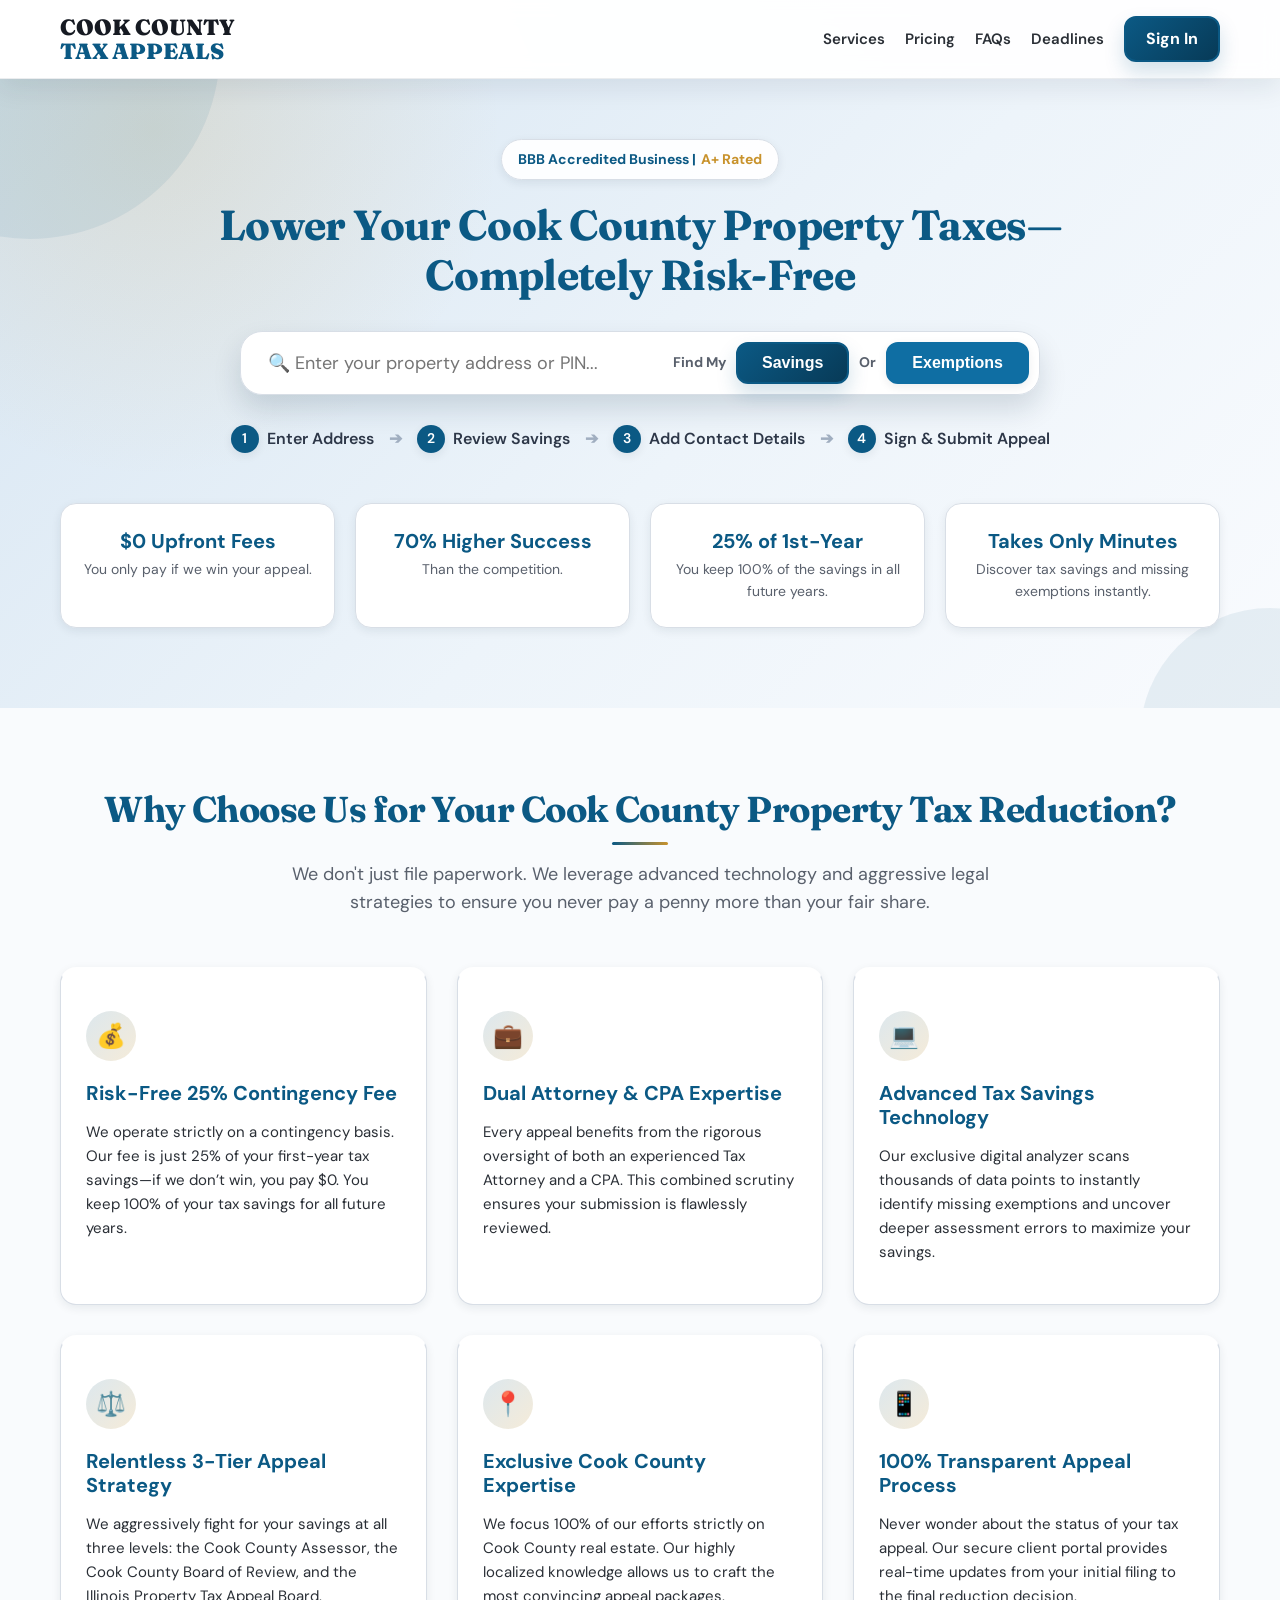
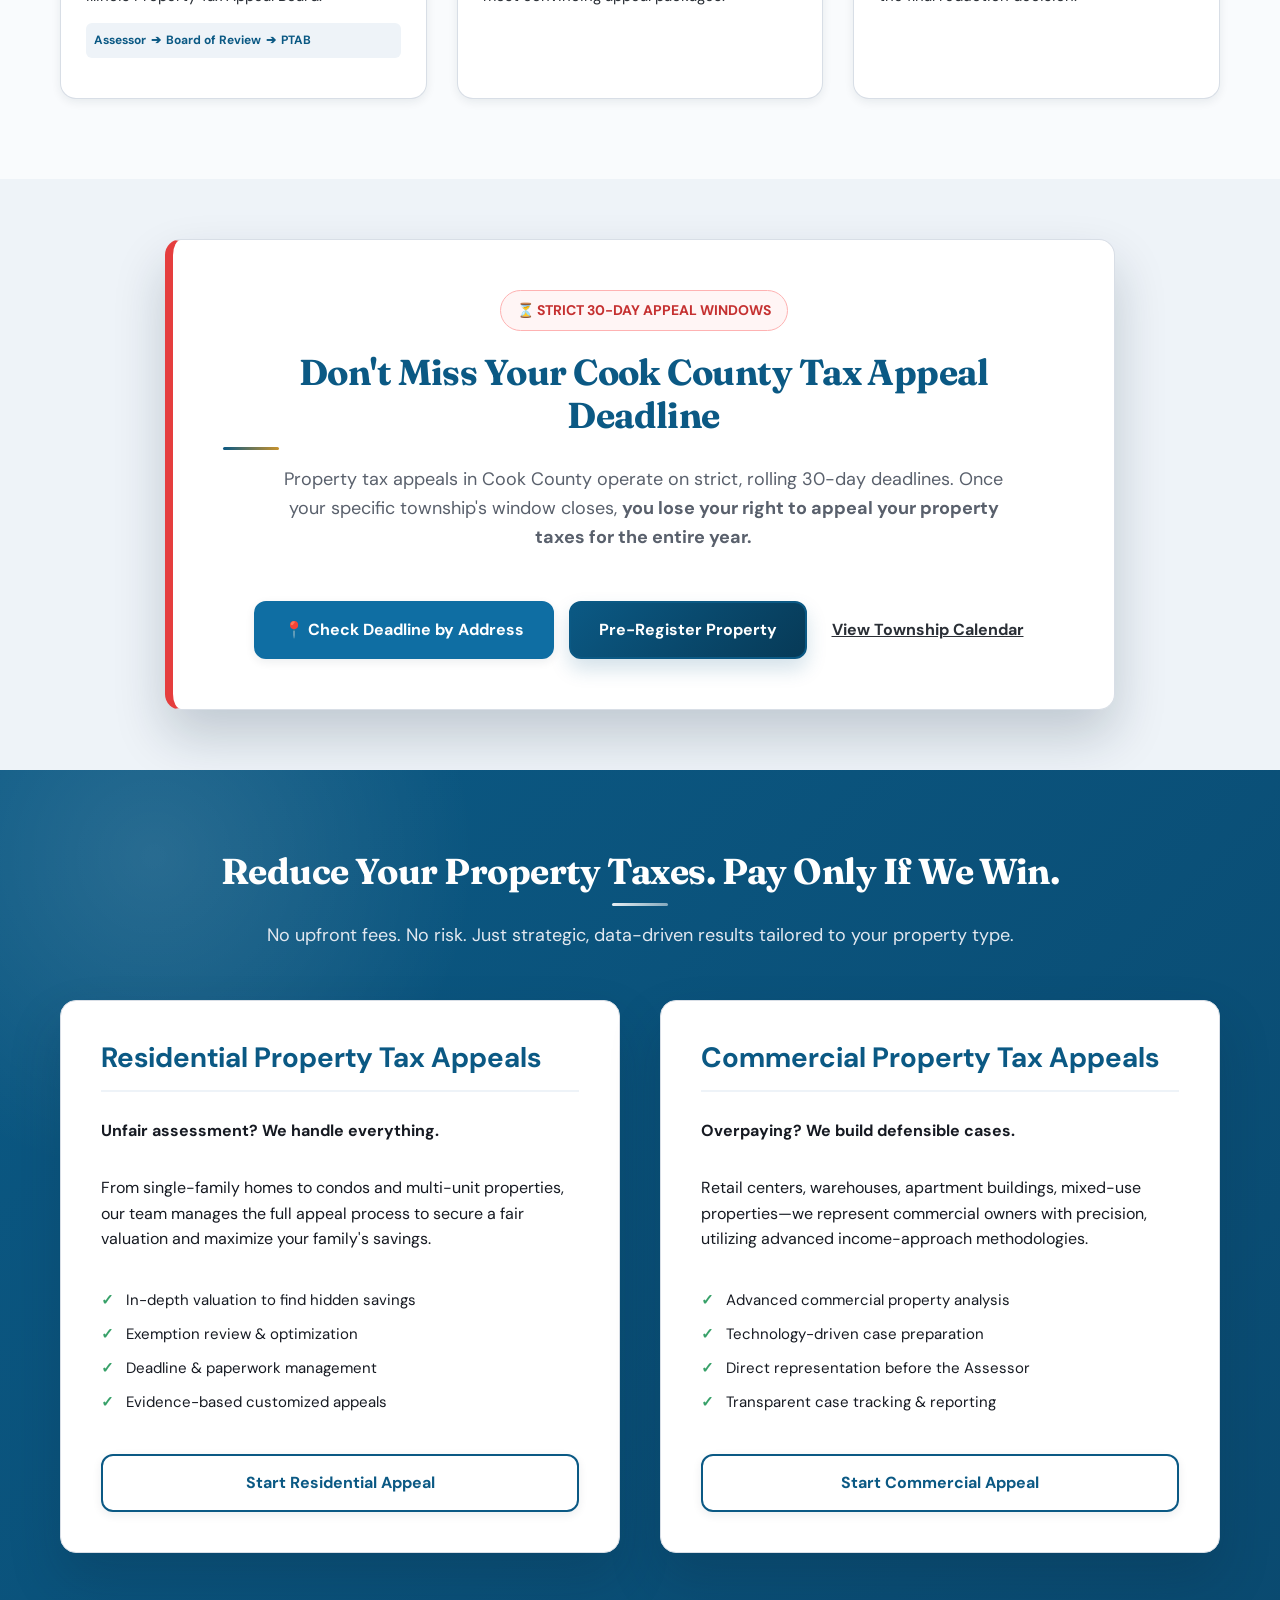
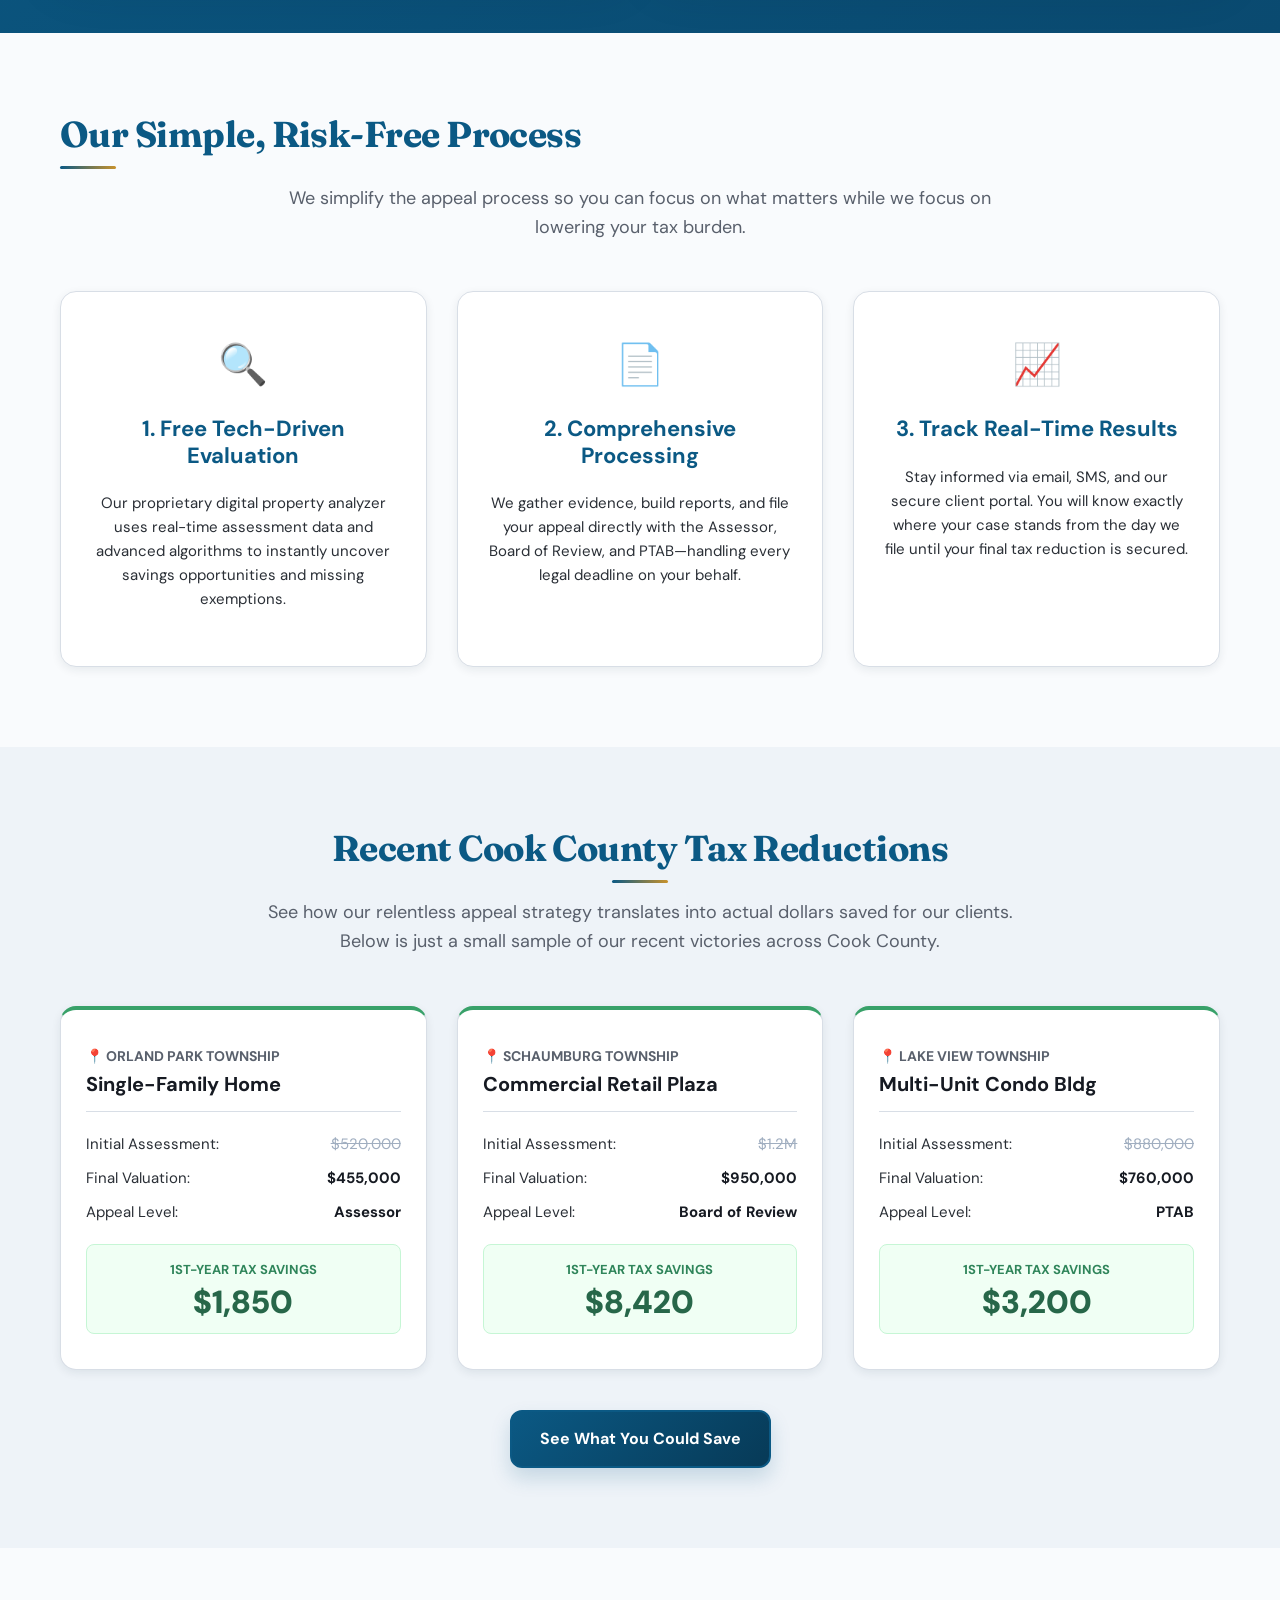
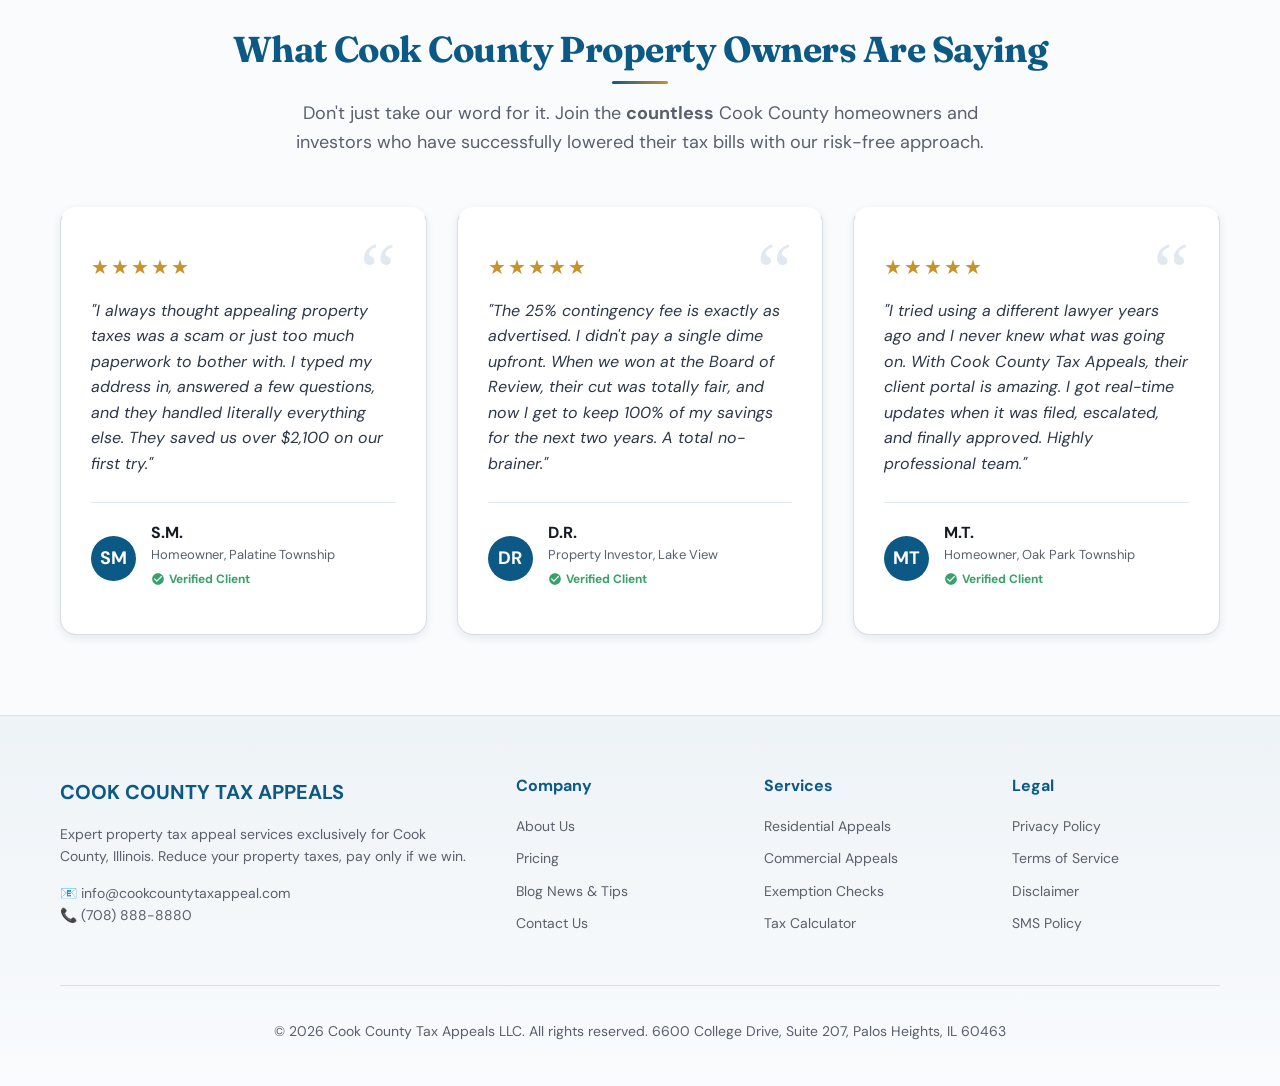
<file: index.html>
<!DOCTYPE html>
<html lang="en">
<head>
    <meta charset="UTF-8">
    <meta name="viewport" content="width=device-width, initial-scale=1.0">
    <meta name="description" content="Cook County Tax Appeals LLC uses advanced technology and a 3-tier escalation process to secure maximum property tax reductions. Risk-free, 25% contingency fee.">
    <title>Cook County Property Tax Appeals | Risk-Free Tax Reductions</title>

    <script type="application/ld+json">
    {
      "@context": "https://schema.org",
      "@type": "LegalService",
      "name": "Cook County Tax Appeals LLC",
      "description": "Expert property tax appeal services exclusively for Cook County, Illinois. We reduce unfair property tax assessments using proprietary technology and a 3-tier appeal strategy.",
      "areaServed": {
        "@type": "AdministrativeArea",
        "name": "Cook County, Illinois"
      },
      "priceRange": "$0 Upfront (25% Contingency)",
      "telephone": "(708) 888-8880",
      "address": {
        "@type": "PostalAddress",
        "streetAddress": "6600 College Drive, Suite 207",
        "addressLocality": "Palos Heights",
        "addressRegion": "IL",
        "postalCode": "60463"
      }
    }
    </script>

    <link rel="preconnect" href="https://fonts.googleapis.com">
    <link rel="preconnect" href="https://fonts.gstatic.com" crossorigin>
    <link href="https://fonts.googleapis.com/css2?family=DM+Sans:wght@400;500;600;700&family=Fraunces:wght@500;600;700&display=swap" rel="stylesheet">

    <style>
        /* --- GLOBAL & TYPOGRAPHY STYLES --- */
        :root {
            --primary-blue: #0B5984;
            --secondary-blue: #0F6EA3;
            --dark-navy: #161A22;
            --text-gray: #2A2F36;
            --light-gray: #59606C;
            --bg-light: #F9FBFD;
            --bg-alt: #EEF3F8;
            --white: #FFFFFF;
            --accent-red: #E53E3E;
            --accent-green: #38A169;
            --gold: #C8922C;
            --border-light: #D8DEE6;
            --shadow-sm: 0 3px 10px rgba(10, 35, 55, 0.08);
            --shadow-md: 0 14px 28px rgba(10, 35, 55, 0.14);
            --shadow-lg: 0 26px 52px rgba(10, 35, 55, 0.2);
            --radius: 12px;
            --radius-lg: 16px;
            --radius-xl: 22px;
            --font-body: 'DM Sans', Arial, Helvetica, sans-serif;
            --font-display: 'Fraunces', 'DM Sans', serif;
        }

        * {
            box-sizing: border-box;
        }

        html {
            scroll-behavior: smooth;
            -webkit-font-smoothing: antialiased;
            -moz-osx-font-smoothing: grayscale;
        }

        body {
            font-family: var(--font-body);
            color: var(--text-gray);
            margin: 0;
            padding: 0;
            line-height: 1.6;
            background: radial-gradient(1200px circle at 85% -220px, rgba(11, 89, 132, 0.08), transparent 60%),
              linear-gradient(180deg, #F7FAFD 0%, #EEF3F8 100%);
        }

        h1, h2, h3, h4 {
            line-height: 1.2;
            margin-top: 0;
            color: var(--dark-navy);
        }

        h1, h2 {
            font-family: var(--font-display);
            letter-spacing: -0.015em;
        }

        a { text-decoration: none; color: inherit; }
        .container { max-width: 1200px; margin: 0 auto; padding: 0 20px; }
        .text-center { text-align: center; }
        .section-padding { padding: 80px 0; }

        /* Unified Section Headers */
        .section-title {
            font-size: 36px;
            color: var(--primary-blue);
            margin-bottom: 15px;
            display: inline-block;
            position: relative;
        }

        .section-title::after {
            content: '';
            display: block;
            width: 56px;
            height: 3px;
            margin-top: 10px;
            border-radius: 999px;
            background: linear-gradient(90deg, var(--primary-blue) 0%, var(--gold) 100%);
        }

        .text-center .section-title::after {
            margin-left: auto;
            margin-right: auto;
        }

        .section-subtitle {
            font-size: 18px;
            color: var(--light-gray);
            max-width: 750px;
            margin: 0 auto 50px auto;
        }

        /* Unified Buttons */
        .btn-primary {
            background: linear-gradient(135deg, var(--primary-blue) 0%, #073A57 100%);
            color: var(--white);
            padding: 14px 28px;
            border-radius: var(--radius);
            font-weight: 700;
            transition: 0.2s;
            border: 2px solid var(--primary-blue);
            cursor: pointer;
            display: inline-block;
            font-size: 16px;
            text-align: center;
            box-shadow: 0 10px 20px rgba(11, 89, 132, 0.18);
        }
        .btn-primary:hover {
            background: linear-gradient(135deg, #0c5f8d 0%, #073a57 100%);
            border-color: #073A57;
            transform: translateY(-2px);
            box-shadow: 0 16px 28px rgba(11, 89, 132, 0.22);
        }
        .btn-secondary {
            background: var(--secondary-blue);
            color: var(--white);
            padding: 14px 28px;
            border-radius: var(--radius);
            font-weight: 700;
            transition: 0.2s;
            border: 2px solid var(--secondary-blue);
            cursor: pointer;
            display: inline-block;
            font-size: 16px;
            text-align: center;
            box-shadow: var(--shadow-sm);
        }
        .btn-secondary:hover {
            background: #0b4f7a;
            border-color: #0b4f7a;
            transform: translateY(-2px);
        }
        .btn-outline {
            background: var(--white);
            color: var(--primary-blue);
            padding: 14px 28px;
            border-radius: var(--radius);
            font-weight: 700;
            transition: 0.2s;
            border: 2px solid var(--primary-blue);
            cursor: pointer;
            display: inline-block;
            font-size: 16px;
            text-align: center;
            box-shadow: var(--shadow-sm);
        }
        .btn-outline:hover { background: var(--primary-blue); color: var(--white); box-shadow: var(--shadow-md); }

        /* Unified Cards */
        .card {
            background: var(--white);
            border-radius: var(--radius-lg);
            box-shadow: var(--shadow-sm);
            transition: transform 0.2s ease, box-shadow 0.2s ease, border-color 0.2s ease;
            border: 1px solid var(--border-light);
            border-top: 4px solid transparent;
        }
        .card:hover { transform: translateY(-5px); box-shadow: var(--shadow-md); border-top-color: var(--primary-blue); }

        /* --- HEADER --- */
        header {
            background: rgba(255, 255, 255, 0.92);
            padding: 15px 0;
            box-shadow: 0 10px 24px rgba(10, 35, 55, 0.08);
            position: sticky;
            top: 0;
            z-index: 100;
            backdrop-filter: saturate(1.2) blur(10px);
            border-bottom: 1px solid rgba(12, 36, 54, 0.08);
        }
        .header-inner { display: flex; justify-content: space-between; align-items: center; }
        .logo {
            font-size: 22px;
            font-weight: 900;
            color: var(--dark-navy);
            line-height: 1.1;
            font-family: var(--font-display);
        }
        .logo span { color: var(--primary-blue); }
        .nav-links { display: flex; gap: 20px; align-items: center; font-weight: 600; font-size: 15px;}
        .nav-links a:hover { color: var(--primary-blue); }

        /* --- HERO SECTION --- */
        .hero {
            background:
              radial-gradient(600px circle at 12% 8%, rgba(200, 146, 44, 0.14), transparent 58%),
              linear-gradient(135deg, #d6e5f2 0%, #edf4fa 55%, #f9fbfe 100%);
            padding: 60px 0 80px 0;
            text-align: center;
            position: relative;
            overflow: hidden;
        }
        .hero::before,
        .hero::after {
            content: '';
            position: absolute;
            border-radius: 50%;
            background: rgba(11, 89, 132, 0.08);
            pointer-events: none;
            z-index: 0;
        }
        .hero::before {
            width: 380px;
            height: 380px;
            top: -220px;
            left: -160px;
        }
        .hero::after {
            width: 260px;
            height: 260px;
            bottom: -160px;
            right: -120px;
        }
        .hero .container { position: relative; z-index: 1; }
        .hero h1 { font-size: 42px; color: var(--primary-blue); max-width: 900px; margin: 0 auto 30px auto; }
        .trust-badge-center {
            display: inline-flex;
            align-items: center;
            background: rgba(255, 255, 255, 0.92);
            border: 1px solid var(--border-light);
            padding: 8px 16px;
            border-radius: 999px;
            font-size: 14px;
            font-weight: 700;
            color: var(--primary-blue);
            margin-bottom: 20px;
            box-shadow: var(--shadow-sm);
        }
        .trust-badge-center strong { color: var(--gold); margin-left: 5px; }

        .search-bar-container {
            background: rgba(255, 255, 255, 0.98);
            padding: 10px 10px 10px 25px;
            border-radius: var(--radius-xl);
            display: flex;
            align-items: center;
            border: 1.5px solid var(--border-light);
            box-shadow: var(--shadow-md);
            max-width: 800px;
            margin: 0 auto 30px auto;
        }
        .search-input { flex: 1; border: none; outline: none; font-size: 18px; background: transparent; font-family: var(--font-body); color: var(--text-gray); }
        .or-text { font-weight: 700; color: var(--light-gray); font-size: 14px; margin: 0 10px; }

        .how-it-works-row { display: flex; justify-content: center; align-items: center; gap: 15px; margin-bottom: 50px; flex-wrap: wrap; }
        .step { display: flex; align-items: center; font-size: 16px; font-weight: 600; color: #2D3748; }
        .step-number { background: var(--primary-blue); color: var(--white); border-radius: 50%; width: 28px; height: 28px; display: flex; align-items: center; justify-content: center; margin-right: 8px; font-size: 14px; box-shadow: var(--shadow-sm); }
        .step-arrow { color: #A0AEC0; font-weight: bold; }

        .hero-stats-row { display: grid; grid-template-columns: repeat(4, 1fr); gap: 20px; }
        .hero-stat-card {
            background: var(--white);
            padding: 25px 20px;
            border-radius: var(--radius-lg);
            box-shadow: var(--shadow-sm);
            border-top: 4px solid var(--primary-blue);
            border: 1px solid var(--border-light);
        }
        .hero-stat-card h3 { font-size: 20px; color: var(--primary-blue); margin-bottom: 5px; }
        .hero-stat-card p { font-size: 14px; color: var(--light-gray); margin: 0; }

        /* --- WHY CHOOSE US --- */
        .why-choose { background-color: var(--bg-light); }
        .features-grid { display: grid; grid-template-columns: repeat(3, 1fr); gap: 30px; text-align: left; }
        .feature-card { padding: 40px 25px; display: flex; flex-direction: column; }
        .icon-circle {
            width: 50px;
            height: 50px;
            background: linear-gradient(135deg, rgba(11, 89, 132, 0.14), rgba(200, 146, 44, 0.18));
            color: var(--primary-blue);
            border-radius: 50%;
            display: flex;
            align-items: center;
            justify-content: center;
            font-size: 24px;
            margin-bottom: 20px;
        }
        .feature-card h3 { font-size: 20px; color: var(--primary-blue); margin-bottom: 15px; }
        .feature-card p { font-size: 15px; color: var(--text-gray); margin: 0; flex-grow: 1; }
        .tier-progression {
            display: flex;
            flex-wrap: wrap;
            align-items: center;
            gap: 5px;
            margin-top: 15px;
            font-size: 12px;
            font-weight: 700;
            color: var(--primary-blue);
            background: var(--bg-alt);
            padding: 8px;
            border-radius: 6px;
        }

        /* --- URGENT DEADLINES --- */
        .deadline-section { background-color: var(--bg-alt); padding: 60px 0; }
        .deadline-card {
            background: var(--white);
            max-width: 950px;
            margin: 0 auto;
            padding: 50px;
            border-radius: var(--radius-lg);
            box-shadow: var(--shadow-lg);
            border-left: 8px solid var(--accent-red);
            text-align: center;
            border-top: 1px solid var(--border-light);
            border-right: 1px solid var(--border-light);
            border-bottom: 1px solid var(--border-light);
        }
        .alert-badge {
            display: inline-flex;
            align-items: center;
            background: #FFF5F5;
            color: #C53030;
            padding: 8px 16px;
            border-radius: 999px;
            font-weight: 700;
            font-size: 14px;
            text-transform: uppercase;
            margin-bottom: 20px;
            border: 1px solid #FEB2B2;
        }
        .deadline-actions { display: flex; justify-content: center; align-items: center; gap: 15px; flex-wrap: wrap; margin-top: 30px; }
        .btn-text-link { color: var(--text-gray); font-size: 16px; font-weight: 700; text-decoration: underline; padding: 14px 10px; transition: color 0.2s ease; display: inline-block; }
        .btn-text-link:hover { color: var(--primary-blue); }

        /* --- SERVICES SPLIT --- */
        .services-section {
            background:
              radial-gradient(520px circle at 12% 10%, rgba(255, 255, 255, 0.12), transparent 62%),
              linear-gradient(135deg, #0b5984 0%, #0a4a70 100%);
            color: var(--white);
            padding: 80px 0;
        }
        .services-section .section-title { color: var(--white); }
        .services-section .section-title::after {
            background: linear-gradient(90deg, rgba(255,255,255,0.9) 0%, rgba(255,255,255,0.5) 100%);
        }
        .services-section .section-subtitle { color: #E2E8F0; }
        .services-grid { display: grid; grid-template-columns: 1fr 1fr; gap: 40px; margin-top: 40px; }
        .service-card {
            background: var(--white);
            color: var(--dark-navy);
            padding: 40px;
            border-radius: var(--radius-lg);
            text-align: left;
            box-shadow: var(--shadow-lg);
            display: flex;
            flex-direction: column;
            border: 1px solid var(--border-light);
        }
        .service-card h3 { font-size: 28px; color: var(--primary-blue); margin-bottom: 10px; border-bottom: 2px solid var(--bg-alt); padding-bottom: 15px; }
        .service-card p.intro { font-weight: 700; font-size: 16px; }
        .service-list { list-style: none; padding: 0; margin: 20px 0 30px 0; flex-grow: 1; }
        .service-list li { margin-bottom: 10px; padding-left: 25px; position: relative; font-size: 15px; }
        .service-list li::before { content: '✓'; color: var(--accent-green); position: absolute; left: 0; font-weight: bold; }

        /* --- PROCESS --- */
        .process-section { background-color: var(--bg-light); }
        .process-grid { display: grid; grid-template-columns: repeat(3, 1fr); gap: 30px; }
        .process-step {
            background: var(--white);
            padding: 40px 30px;
            border-radius: var(--radius-lg);
            text-align: center;
            border: 1px solid var(--border-light);
            box-shadow: var(--shadow-sm);
            transition: transform 0.2s ease, box-shadow 0.2s ease;
        }
        .process-step:hover { transform: translateY(-4px); box-shadow: var(--shadow-md); }
        .process-icon { font-size: 40px; margin-bottom: 20px; }

        /* --- RECENT WINS --- */
        .wins-section { background-color: var(--bg-alt); }
        .wins-grid { display: grid; grid-template-columns: repeat(3, 1fr); gap: 30px; text-align: left; margin-bottom: 40px; }
        .win-card { padding: 35px 25px; border-top: 4px solid var(--accent-green); }
        .win-card:hover { border-top-color: var(--accent-green); }
        .win-location { font-size: 14px; color: var(--light-gray); font-weight: 700; text-transform: uppercase; margin-bottom: 5px; }
        .win-type { font-size: 20px; color: var(--dark-navy); font-weight: 700; margin: 0 0 20px 0; padding-bottom: 15px; border-bottom: 1px solid var(--border-light); }
        .win-stat-row { display: flex; justify-content: space-between; margin-bottom: 10px; font-size: 15px; }
        .win-stat-value { font-weight: 700; color: var(--dark-navy); }
        .win-stat-value.strike { text-decoration: line-through; color: #A0AEC0; font-weight: normal; }
        .win-savings { background-color: #F0FFF4; border: 1px solid #C6F6D5; padding: 15px; border-radius: 8px; text-align: center; margin-top: 20px; }
        .win-savings-label { font-size: 13px; color: #2F855A; font-weight: 700; text-transform: uppercase; margin-bottom: 5px; }
        .win-savings-amount { font-size: 32px; font-weight: 900; color: #276749; line-height: 1; }

        /* --- TESTIMONIALS --- */
        .testimonials-section { background-color: var(--bg-light); }
        .testimonials-grid { display: grid; grid-template-columns: repeat(3, 1fr); gap: 30px; text-align: left; }
        .testimonial-card { padding: 40px 30px; position: relative; display: flex; flex-direction: column; }
        .testimonial-card::before { content: '“'; position: absolute; top: 20px; right: 30px; font-size: 80px; color: #E2E8F0; font-family: Georgia, serif; line-height: 1; }
        .stars { color: var(--gold); font-size: 20px; margin-bottom: 15px; letter-spacing: 2px; }
        .quote-text { font-size: 16px; color: #2D3748; line-height: 1.6; font-style: italic; margin: 0 0 25px 0; position: relative; z-index: 1; flex-grow: 1; }
        .client-info { display: flex; align-items: center; border-top: 1px solid #E2E8F0; padding-top: 20px; }
        .client-avatar { width: 45px; height: 45px; background: var(--primary-blue); color: var(--white); border-radius: 50%; display: flex; align-items: center; justify-content: center; font-weight: 700; font-size: 18px; margin-right: 15px; }
        .client-details h4 { margin: 0 0 3px 0; font-size: 16px; color: var(--dark-navy); }
        .client-details p { margin: 0; font-size: 13px; color: var(--light-gray); }
        .verified-badge { display: inline-flex; align-items: center; color: var(--accent-green); font-size: 12px; font-weight: 700; margin-top: 4px; }
        .verified-badge svg { width: 14px; height: 14px; margin-right: 4px; fill: currentColor; }

        /* --- FOOTER --- */
        footer {
            background: linear-gradient(180deg, #eef3f7 0%, #f9fbfd 100%);
            color: var(--light-gray);
            padding: 60px 0 30px 0;
            font-size: 14px;
            border-top: 1px solid var(--border-light);
        }
        .footer-grid { display: grid; grid-template-columns: 2fr 1fr 1fr 1fr; gap: 40px; margin-bottom: 40px; }
        .footer-logo { font-size: 20px; font-weight: 700; color: var(--primary-blue); margin-bottom: 15px; }
        .footer-col h4 { color: var(--primary-blue); font-size: 16px; margin-bottom: 20px; }
        .footer-col ul { list-style: none; padding: 0; margin: 0; }
        .footer-col ul li { margin-bottom: 10px; }
        .footer-col ul li a:hover { color: var(--primary-blue); }
        .footer-bottom { border-top: 1px solid var(--border-light); padding-top: 20px; text-align: center; color: var(--light-gray); }

        @keyframes heroFadeUp {
            from {
                opacity: 0;
                transform: translateY(12px);
            }
            to {
                opacity: 1;
                transform: translateY(0);
            }
        }

        @media (prefers-reduced-motion: no-preference) {
            .hero .container > * {
                animation: heroFadeUp 0.65s ease both;
            }
            .hero .container > *:nth-child(1) { animation-delay: 0.05s; }
            .hero .container > *:nth-child(2) { animation-delay: 0.1s; }
            .hero .container > *:nth-child(3) { animation-delay: 0.15s; }
            .hero .container > *:nth-child(4) { animation-delay: 0.2s; }
            .hero .container > *:nth-child(5) { animation-delay: 0.25s; }
        }

        @media (prefers-reduced-motion: reduce) {
            html { scroll-behavior: auto; }
        }

        /* --- RESPONSIVE SETTINGS --- */
        @media (max-width: 1024px) {
            .hero-stats-row, .features-grid, .process-grid, .wins-grid, .testimonials-grid { grid-template-columns: repeat(2, 1fr); }
            .services-grid { grid-template-columns: 1fr; }
        }
        @media (max-width: 768px) {
            .nav-links { display: none; }
            .hero-stats-row, .features-grid, .process-grid, .wins-grid, .testimonials-grid, .footer-grid { grid-template-columns: 1fr; }
            .search-bar-container { flex-direction: column; border-radius: 15px; padding: 15px; gap: 10px; }
            .search-input { width: 100%; border-bottom: 1px solid #E2E8F0; padding-bottom: 10px; margin-bottom: 10px; }
            .how-it-works-row { flex-direction: column; align-items: flex-start; gap: 10px; }
            .step-arrow { display: none; }
            .deadline-actions { flex-direction: column; gap: 15px; }
            .btn-primary, .btn-secondary, .btn-outline { width: 100%; box-sizing: border-box; text-align: center; }
            .deadline-card { padding: 30px 20px; border-left-width: 6px; }
        }
    </style>
</head>
<body>

    <header>
        <div class="container header-inner">
            <div class="logo">COOK COUNTY<br><span>TAX APPEALS</span></div>
            <nav class="nav-links">
                <a href="#">Services</a>
                <a href="#">Pricing</a>
                <a href="#">FAQs</a>
                <a href="https://www.cookcountytaxappeal.com/cook-county-property-tax-appeal-deadlines">Deadlines</a>
                <a href="#" class="btn-primary" style="padding: 8px 20px;">Sign In</a>
            </nav>
        </div>
    </header>

    <main>
        <section class="hero" aria-labelledby="hero-heading">
            <div class="container">
                <div class="trust-badge-center">
                    BBB Accredited Business | <strong>A+ Rated</strong>
                </div>
                <h1 id="hero-heading">Lower Your Cook County Property Taxes—Completely Risk-Free</h1>

                <div class="search-bar-container">
                    <input type="text" class="search-input" placeholder="🔍 Enter your property address or PIN..." aria-label="Enter property address or PIN">
                    <span class="or-text">Find My</span>
                    <button class="btn-primary" style="padding: 10px 24px;" aria-label="Find Savings">Savings</button>
                    <span class="or-text">Or</span>
                    <button class="btn-secondary" style="padding: 10px 24px;" aria-label="Find Exemptions">Exemptions</button>
                </div>

                <div class="how-it-works-row">
                    <div class="step"><div class="step-number">1</div> Enter Address</div>
                    <div class="step-arrow" aria-hidden="true">➔</div>
                    <div class="step"><div class="step-number">2</div> Review Savings</div>
                    <div class="step-arrow" aria-hidden="true">➔</div>
                    <div class="step"><div class="step-number">3</div> Add Contact Details</div>
                    <div class="step-arrow" aria-hidden="true">➔</div>
                    <div class="step"><div class="step-number">4</div> Sign & Submit Appeal</div>
                </div>

                <div class="hero-stats-row">
                    <div class="hero-stat-card">
                        <h3>$0 Upfront Fees</h3>
                        <p>You only pay if we win your appeal.</p>
                    </div>
                    <div class="hero-stat-card">
                        <h3>70% Higher Success</h3>
                        <p>Than the competition.</p>
                    </div>
                    <div class="hero-stat-card">
                        <h3>25% of 1st-Year</h3>
                        <p>You keep 100% of the savings in all future years.</p>
                    </div>
                    <div class="hero-stat-card">
                        <h3>Takes Only Minutes</h3>
                        <p>Discover tax savings and missing exemptions instantly.</p>
                    </div>
                </div>
            </div>
        </section>

        <section class="why-choose section-padding text-center" aria-labelledby="why-choose-heading">
            <div class="container">
                <h2 id="why-choose-heading" class="section-title">Why Choose Us for Your Cook County Property Tax Reduction?</h2>
                <p class="section-subtitle">We don't just file paperwork. We leverage advanced technology and aggressive legal strategies to ensure you never pay a penny more than your fair share.</p>

                <div class="features-grid">
                    <article class="card feature-card">
                        <div class="icon-circle" role="img" aria-label="Money Bag">💰</div>
                        <h3>Risk-Free 25% Contingency Fee</h3>
                        <p>We operate strictly on a contingency basis. Our fee is just 25% of your first-year tax savings—if we don’t win, you pay $0. You keep 100% of your tax savings for all future years.</p>
                    </article>

                    <article class="card feature-card">
                        <div class="icon-circle" role="img" aria-label="Briefcase">💼</div>
                        <h3>Dual Attorney & CPA Expertise</h3>
                        <p>Every appeal benefits from the rigorous oversight of both an experienced Tax Attorney and a CPA. This combined scrutiny ensures your submission is flawlessly reviewed.</p>
                    </article>

                    <article class="card feature-card">
                        <div class="icon-circle" role="img" aria-label="Computer">💻</div>
                        <h3>Advanced Tax Savings Technology</h3>
                        <p>Our exclusive digital analyzer scans thousands of data points to instantly identify missing exemptions and uncover deeper assessment errors to maximize your savings.</p>
                    </article>

                    <article class="card feature-card">
                        <div class="icon-circle" role="img" aria-label="Scales">⚖️</div>
                        <h3>Relentless 3-Tier Appeal Strategy</h3>
                        <p>We aggressively fight for your savings at all three levels: the Cook County Assessor, the Cook County Board of Review, and the Illinois Property Tax Appeal Board.</p>
                        <div class="tier-progression">Assessor <span class="tier-arrow">➔</span> Board of Review <span class="tier-arrow">➔</span> PTAB</div>
                    </article>

                    <article class="card feature-card">
                        <div class="icon-circle" role="img" aria-label="Map Pin">📍</div>
                        <h3>Exclusive Cook County Expertise</h3>
                        <p>We focus 100% of our efforts strictly on Cook County real estate. Our highly localized knowledge allows us to craft the most convincing appeal packages.</p>
                    </article>

                    <article class="card feature-card">
                        <div class="icon-circle" role="img" aria-label="Mobile Phone">📱</div>
                        <h3>100% Transparent Appeal Process</h3>
                        <p>Never wonder about the status of your tax appeal. Our secure client portal provides real-time updates from your initial filing to the final reduction decision.</p>
                    </article>
                </div>
            </div>
        </section>

        <section class="deadline-section" aria-labelledby="deadline-heading">
            <div class="container">
                <article class="deadline-card">
                    <div class="alert-badge" role="img" aria-label="Hourglass Icon indicating urgency">
                        ⏳ Strict 30-Day Appeal Windows
                    </div>
                    <h2 id="deadline-heading" class="section-title">Don't Miss Your Cook County Tax Appeal Deadline</h2>
                    <p class="section-subtitle">
                        Property tax appeals in Cook County operate on strict, rolling 30-day deadlines. Once your specific township's window closes, <strong>you lose your right to appeal your property taxes for the entire year.</strong>
                    </p>
                    <div class="deadline-actions">
                        <a href="#" class="btn-secondary" title="Enter your address to find your deadline">📍 Check Deadline by Address</a>
                        <a href="#" class="btn-primary" title="Pre-Register Your Property for Tax Appeal">Pre-Register Property</a>
                        <a href="https://www.cookcountytaxappeal.com/cook-county-property-tax-appeal-deadlines" class="btn-text-link" title="Check Township Deadlines">View Township Calendar</a>
                    </div>
                </article>
            </div>
        </section>

        <section class="services-section text-center" aria-labelledby="services-heading">
            <div class="container">
                <h2 id="services-heading" class="section-title">Reduce Your Property Taxes. Pay Only If We Win.</h2>
                <p class="section-subtitle">No upfront fees. No risk. Just strategic, data-driven results tailored to your property type.</p>

                <div class="services-grid">
                    <div class="service-card">
                        <h3>Residential Property Tax Appeals</h3>
                        <p class="intro">Unfair assessment? We handle everything.</p>
                        <p>From single-family homes to condos and multi-unit properties, our team manages the full appeal process to secure a fair valuation and maximize your family's savings.</p>
                        <ul class="service-list">
                            <li>In-depth valuation to find hidden savings</li>
                            <li>Exemption review & optimization</li>
                            <li>Deadline & paperwork management</li>
                            <li>Evidence-based customized appeals</li>
                        </ul>
                        <a href="#" class="btn-outline">Start Residential Appeal</a>
                    </div>

                    <div class="service-card">
                        <h3>Commercial Property Tax Appeals</h3>
                        <p class="intro">Overpaying? We build defensible cases.</p>
                        <p>Retail centers, warehouses, apartment buildings, mixed-use properties—we represent commercial owners with precision, utilizing advanced income-approach methodologies.</p>
                        <ul class="service-list">
                            <li>Advanced commercial property analysis</li>
                            <li>Technology-driven case preparation</li>
                            <li>Direct representation before the Assessor</li>
                            <li>Transparent case tracking & reporting</li>
                        </ul>
                        <a href="#" class="btn-outline">Start Commercial Appeal</a>
                    </div>
                </div>
            </div>
        </section>

        <section class="process-section section-padding" aria-labelledby="process-heading">
            <div class="container">
                <h2 id="process-heading" class="section-title text-center">Our Simple, Risk-Free Process</h2>
                <p class="section-subtitle text-center">We simplify the appeal process so you can focus on what matters while we focus on lowering your tax burden.</p>

                <div class="process-grid">
                    <div class="process-step">
                        <div class="process-icon" role="img" aria-label="Magnifying Glass">🔍</div>
                        <h3 style="color: var(--primary-blue); font-size: 22px;">1. Free Tech-Driven Evaluation</h3>
                        <p style="color: var(--text-gray); font-size: 15px;">Our proprietary digital property analyzer uses real-time assessment data and advanced algorithms to instantly uncover savings opportunities and missing exemptions.</p>
                    </div>
                    <div class="process-step">
                        <div class="process-icon" role="img" aria-label="Document">📄</div>
                        <h3 style="color: var(--primary-blue); font-size: 22px;">2. Comprehensive Processing</h3>
                        <p style="color: var(--text-gray); font-size: 15px;">We gather evidence, build reports, and file your appeal directly with the Assessor, Board of Review, and PTAB—handling every legal deadline on your behalf.</p>
                    </div>
                    <div class="process-step">
                        <div class="process-icon" role="img" aria-label="Trending Chart">📈</div>
                        <h3 style="color: var(--primary-blue); font-size: 22px;">3. Track Real-Time Results</h3>
                        <p style="color: var(--text-gray); font-size: 15px;">Stay informed via email, SMS, and our secure client portal. You will know exactly where your case stands from the day we file until your final tax reduction is secured.</p>
                    </div>
                </div>
            </div>
        </section>

        <section class="wins-section section-padding text-center" aria-labelledby="wins-heading">
            <div class="container">
                <h2 id="wins-heading" class="section-title">Recent Cook County Tax Reductions</h2>
                <p class="section-subtitle">See how our relentless appeal strategy translates into actual dollars saved for our clients. Below is just a small sample of our recent victories across Cook County.</p>

                <div class="wins-grid">
                    <article class="card win-card">
                        <div class="win-location">📍 Orland Park Township</div>
                        <h3 class="win-type">Single-Family Home</h3>
                        <div class="win-stat-row"><span class="win-stat-label">Initial Assessment:</span><span class="win-stat-value strike">$520,000</span></div>
                        <div class="win-stat-row"><span class="win-stat-label">Final Valuation:</span><span class="win-stat-value">$455,000</span></div>
                        <div class="win-stat-row"><span class="win-stat-label">Appeal Level:</span><span class="win-stat-value">Assessor</span></div>
                        <div class="win-savings">
                            <div class="win-savings-label">1st-Year Tax Savings</div>
                            <div class="win-savings-amount">$1,850</div>
                        </div>
                    </article>

                    <article class="card win-card">
                        <div class="win-location">📍 Schaumburg Township</div>
                        <h3 class="win-type">Commercial Retail Plaza</h3>
                        <div class="win-stat-row"><span class="win-stat-label">Initial Assessment:</span><span class="win-stat-value strike">$1.2M</span></div>
                        <div class="win-stat-row"><span class="win-stat-label">Final Valuation:</span><span class="win-stat-value">$950,000</span></div>
                        <div class="win-stat-row"><span class="win-stat-label">Appeal Level:</span><span class="win-stat-value">Board of Review</span></div>
                        <div class="win-savings">
                            <div class="win-savings-label">1st-Year Tax Savings</div>
                            <div class="win-savings-amount">$8,420</div>
                        </div>
                    </article>

                    <article class="card win-card">
                        <div class="win-location">📍 Lake View Township</div>
                        <h3 class="win-type">Multi-Unit Condo Bldg</h3>
                        <div class="win-stat-row"><span class="win-stat-label">Initial Assessment:</span><span class="win-stat-value strike">$880,000</span></div>
                        <div class="win-stat-row"><span class="win-stat-label">Final Valuation:</span><span class="win-stat-value">$760,000</span></div>
                        <div class="win-stat-row"><span class="win-stat-label">Appeal Level:</span><span class="win-stat-value">PTAB</span></div>
                        <div class="win-savings">
                            <div class="win-savings-label">1st-Year Tax Savings</div>
                            <div class="win-savings-amount">$3,200</div>
                        </div>
                    </article>
                </div>
                <a href="#" class="btn-primary">See What You Could Save</a>
            </div>
        </section>

        <section class="testimonials-section section-padding text-center" aria-labelledby="testimonials-heading">
            <div class="container">
                <h2 id="testimonials-heading" class="section-title">What Cook County Property Owners Are Saying</h2>
                <p class="section-subtitle">Don't just take our word for it. Join the <strong>countless</strong> Cook County homeowners and investors who have successfully lowered their tax bills with our risk-free approach.</p>

                <div class="testimonials-grid">
                    <article class="card testimonial-card">
                        <div class="stars" aria-label="5 out of 5 stars">★★★★★</div>
                        <p class="quote-text">"I always thought appealing property taxes was a scam or just too much paperwork to bother with. I typed my address in, answered a few questions, and they handled literally everything else. They saved us over $2,100 on our first try."</p>
                        <div class="client-info">
                            <div class="client-avatar">SM</div>
                            <div class="client-details">
                                <h4>S.M.</h4>
                                <p>Homeowner, Palatine Township</p>
                                <div class="verified-badge">
                                    <svg viewBox="0 0 24 24"><path d="M12 2C6.48 2 2 6.48 2 12s4.48 10 10 10 10-4.48 10-10S17.52 2 12 2zm-2 15l-5-5 1.41-1.41L10 14.17l7.59-7.59L19 8l-9 9z"/></svg>
                                    Verified Client
                                </div>
                            </div>
                        </div>
                    </article>

                    <article class="card testimonial-card">
                        <div class="stars" aria-label="5 out of 5 stars">★★★★★</div>
                        <p class="quote-text">"The 25% contingency fee is exactly as advertised. I didn't pay a single dime upfront. When we won at the Board of Review, their cut was totally fair, and now I get to keep 100% of my savings for the next two years. A total no-brainer."</p>
                        <div class="client-info">
                            <div class="client-avatar">DR</div>
                            <div class="client-details">
                                <h4>D.R.</h4>
                                <p>Property Investor, Lake View</p>
                                <div class="verified-badge">
                                    <svg viewBox="0 0 24 24"><path d="M12 2C6.48 2 2 6.48 2 12s4.48 10 10 10 10-4.48 10-10S17.52 2 12 2zm-2 15l-5-5 1.41-1.41L10 14.17l7.59-7.59L19 8l-9 9z"/></svg>
                                    Verified Client
                                </div>
                            </div>
                        </div>
                    </article>

                    <article class="card testimonial-card">
                        <div class="stars" aria-label="5 out of 5 stars">★★★★★</div>
                        <p class="quote-text">"I tried using a different lawyer years ago and I never knew what was going on. With Cook County Tax Appeals, their client portal is amazing. I got real-time updates when it was filed, escalated, and finally approved. Highly professional team."</p>
                        <div class="client-info">
                            <div class="client-avatar">MT</div>
                            <div class="client-details">
                                <h4>M.T.</h4>
                                <p>Homeowner, Oak Park Township</p>
                                <div class="verified-badge">
                                    <svg viewBox="0 0 24 24"><path d="M12 2C6.48 2 2 6.48 2 12s4.48 10 10 10 10-4.48 10-10S17.52 2 12 2zm-2 15l-5-5 1.41-1.41L10 14.17l7.59-7.59L19 8l-9 9z"/></svg>
                                    Verified Client
                                </div>
                            </div>
                        </div>
                    </article>
                </div>
            </div>
        </section>
    </main>

    <footer>
        <div class="container">
            <div class="footer-grid">
                <div class="footer-col">
                    <div class="footer-logo">COOK COUNTY TAX APPEALS</div>
                    <p>Expert property tax appeal services exclusively for Cook County, Illinois. Reduce your property taxes, pay only if we win.</p>
                    <p>📧 info@cookcountytaxappeal.com<br>📞 (708) 888-8880</p>
                </div>
                <div class="footer-col">
                    <h4>Company</h4>
                    <ul>
                        <li><a href="#">About Us</a></li>
                        <li><a href="#">Pricing</a></li>
                        <li><a href="#">Blog News & Tips</a></li>
                        <li><a href="#">Contact Us</a></li>
                    </ul>
                </div>
                <div class="footer-col">
                    <h4>Services</h4>
                    <ul>
                        <li><a href="#">Residential Appeals</a></li>
                        <li><a href="#">Commercial Appeals</a></li>
                        <li><a href="#">Exemption Checks</a></li>
                        <li><a href="#">Tax Calculator</a></li>
                    </ul>
                </div>
                <div class="footer-col">
                    <h4>Legal</h4>
                    <ul>
                        <li><a href="#">Privacy Policy</a></li>
                        <li><a href="#">Terms of Service</a></li>
                        <li><a href="#">Disclaimer</a></li>
                        <li><a href="#">SMS Policy</a></li>
                    </ul>
                </div>
            </div>
            <div class="footer-bottom">
                <p>&copy; 2026 Cook County Tax Appeals LLC. All rights reserved. 6600 College Drive, Suite 207, Palos Heights, IL 60463</p>
            </div>
        </div>
    </footer>

</body>
</html>
</file>
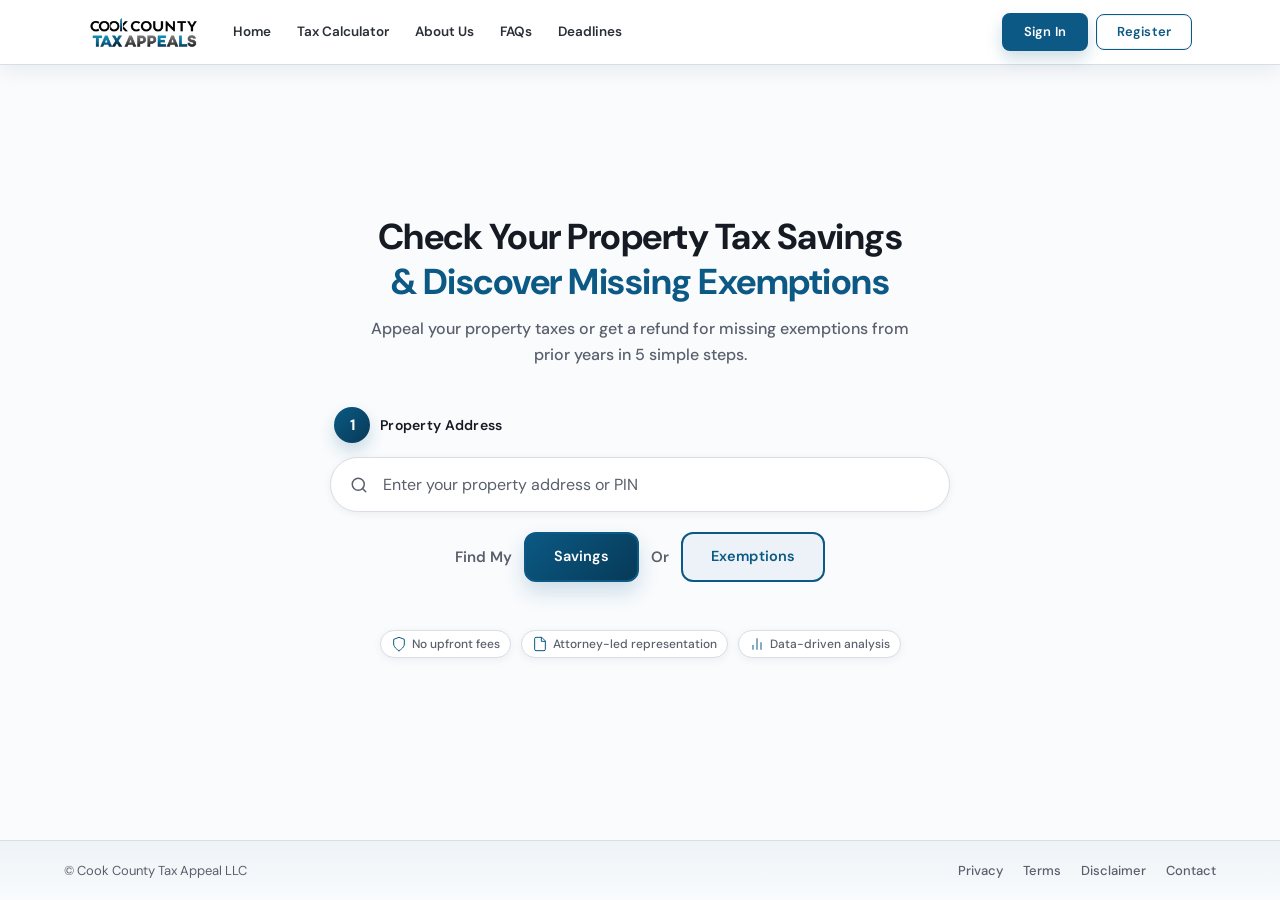
<file: appealPage/index.html>
<!DOCTYPE html>
<html lang="en">
<head>
  <meta charset="UTF-8" />
  <meta name="viewport" content="width=device-width, initial-scale=1.0" />
  <title>Check Your Cook County Property Tax Savings | Appeal Page</title>
  <meta name="description" content="Check your Cook County property tax savings and discover missing exemptions in minutes. Free attorney-led review." />
  <link rel="preconnect" href="https://fonts.googleapis.com" />
  <link rel="preconnect" href="https://fonts.gstatic.com" crossorigin />
  <link href="https://fonts.googleapis.com/css2?family=DM+Sans:wght@400;500;600;700&display=swap" rel="stylesheet" />
  <link rel="stylesheet" href="style.css?v=4" />
</head>
<body>

  <!-- ========== NAVBAR ========== -->
  <header class="navbar" id="navbar">
    <div class="container">
      <div class="navbar-inner">
        <a href="https://www.cookcountytaxappeal.com/" class="navbar-logo">
          <img src="CCTA.webp" alt="Cook County Tax Appeals" />
        </a>
        <button class="navbar-toggle" id="navToggle" aria-label="Toggle navigation">
          <span></span><span></span><span></span>
        </button>
        <nav class="navbar-nav" id="navMenu">
          <a href="https://www.cookcountytaxappeal.com/" class="nav-link">Home</a>
          <a href="https://www.cookcountytaxappeal.com/property-tax-calculator" class="nav-link">Tax Calculator</a>
          <a href="https://www.cookcountytaxappeal.com/cook-county-tax-appeal-about-us" class="nav-link">About Us</a>
          <a href="https://www.cookcountytaxappeal.com/cook-county-tax-appeal-faqs" class="nav-link">FAQs</a>
          <a href="https://www.cookcountytaxappeal.com/cook-county-property-tax-appeal-deadlines" class="nav-link">Deadlines</a>
        </nav>
        <div class="navbar-auth">
          <a href="https://www.cookcountytaxappeal.com/?auth=login" class="btn btn-signin">Sign In</a>
          <a href="https://www.cookcountytaxappeal.com/appeal" class="btn btn-register">Register</a>
        </div>
      </div>
    </div>
  </header>

  <!-- ========== MAIN: GOOGLE-STYLE CENTERED SEARCH ========== -->
  <main class="main-content">
    <!-- <div class="hero-logo-mark" aria-hidden="true">
      <img src="CCTA.webp" alt="" />
    </div> -->

    <h1 class="hero-heading">Check Your Property Tax Savings<br/><span class="hero-heading-accent">&amp; Discover Missing Exemptions</span></h1>
    <p class="hero-subtitle">Appeal your property taxes or get a refund for missing exemptions from prior years in 5 simple steps.</p>

    <div class="search-container">
      <div class="search-step-label">
        <span class="step-number">1</span>
        <span>Property Address</span>
      </div>
      <div class="search-box-wrap">
        <svg class="search-icon" width="18" height="18" viewBox="0 0 24 24" fill="none" stroke="currentColor" stroke-width="2" stroke-linecap="round" stroke-linejoin="round" aria-hidden="true">
          <circle cx="11" cy="11" r="8"/><line x1="21" y1="21" x2="16.65" y2="16.65"/>
        </svg>
        <input id="addressInput" class="search-input" type="text" placeholder="Enter your property address or PIN" autocomplete="off" />
      </div>
      <div class="action-buttons">
        <span class="action-label">Find My</span>
        <a href="https://www.cookcountytaxappeal.com/appeal?type=savings" class="btn btn-primary">Savings</a>
        <span class="action-label">Or</span>
        <a href="https://www.cookcountytaxappeal.com/appeal?type=exemption" class="btn btn-outline">Exemptions</a>
      </div>
    </div>

    <div class="trust-badges">
      <div class="badge-item">
        <svg class="badge-icon" width="18" height="18" viewBox="0 0 24 24" fill="none" stroke="currentColor" stroke-width="1.5" stroke-linecap="round" stroke-linejoin="round" aria-hidden="true"><path d="M12 22s8-4 8-10V5l-8-3-8 3v7c0 6 8 10 8 10z"/></svg>
        <span>No upfront fees</span>
      </div>
      <div class="badge-item">
        <svg class="badge-icon" width="18" height="18" viewBox="0 0 24 24" fill="none" stroke="currentColor" stroke-width="1.5" stroke-linecap="round" stroke-linejoin="round" aria-hidden="true"><path d="M14 2H6a2 2 0 0 0-2 2v16a2 2 0 0 0 2 2h12a2 2 0 0 0 2-2V8z"/><polyline points="14 2 14 8 20 8"/></svg>
        <span>Attorney-led representation</span>
      </div>
      <div class="badge-item">
        <svg class="badge-icon" width="18" height="18" viewBox="0 0 24 24" fill="none" stroke="currentColor" stroke-width="1.5" stroke-linecap="round" stroke-linejoin="round" aria-hidden="true"><line x1="18" y1="20" x2="18" y2="10"/><line x1="12" y1="20" x2="12" y2="4"/><line x1="6" y1="20" x2="6" y2="14"/></svg>
        <span>Data-driven analysis</span>
      </div>
    </div>
  </main>

  <!-- ========== MINIMAL FOOTER ========== -->
  <footer class="site-footer">
    <div class="container">
      <div class="footer-row">
        <span class="footer-copy">&copy; Cook County Tax Appeal LLC</span>
        <nav class="footer-links">
          <a href="https://www.cookcountytaxappeal.com/privacy-policy">Privacy</a>
          <a href="https://www.cookcountytaxappeal.com/terms-service">Terms</a>
          <a href="https://www.cookcountytaxappeal.com/disclaimer">Disclaimer</a>
          <a href="https://www.cookcountytaxappeal.com/contact">Contact</a>
        </nav>
      </div>
    </div>
  </footer>

  <script>
    const toggle = document.getElementById('navToggle');
    const menu = document.getElementById('navMenu');
    if (toggle && menu) {
      toggle.addEventListener('click', () => {
        menu.classList.toggle('open');
        toggle.classList.toggle('active');
      });
    }
  </script>
</body>
</html>
</file>
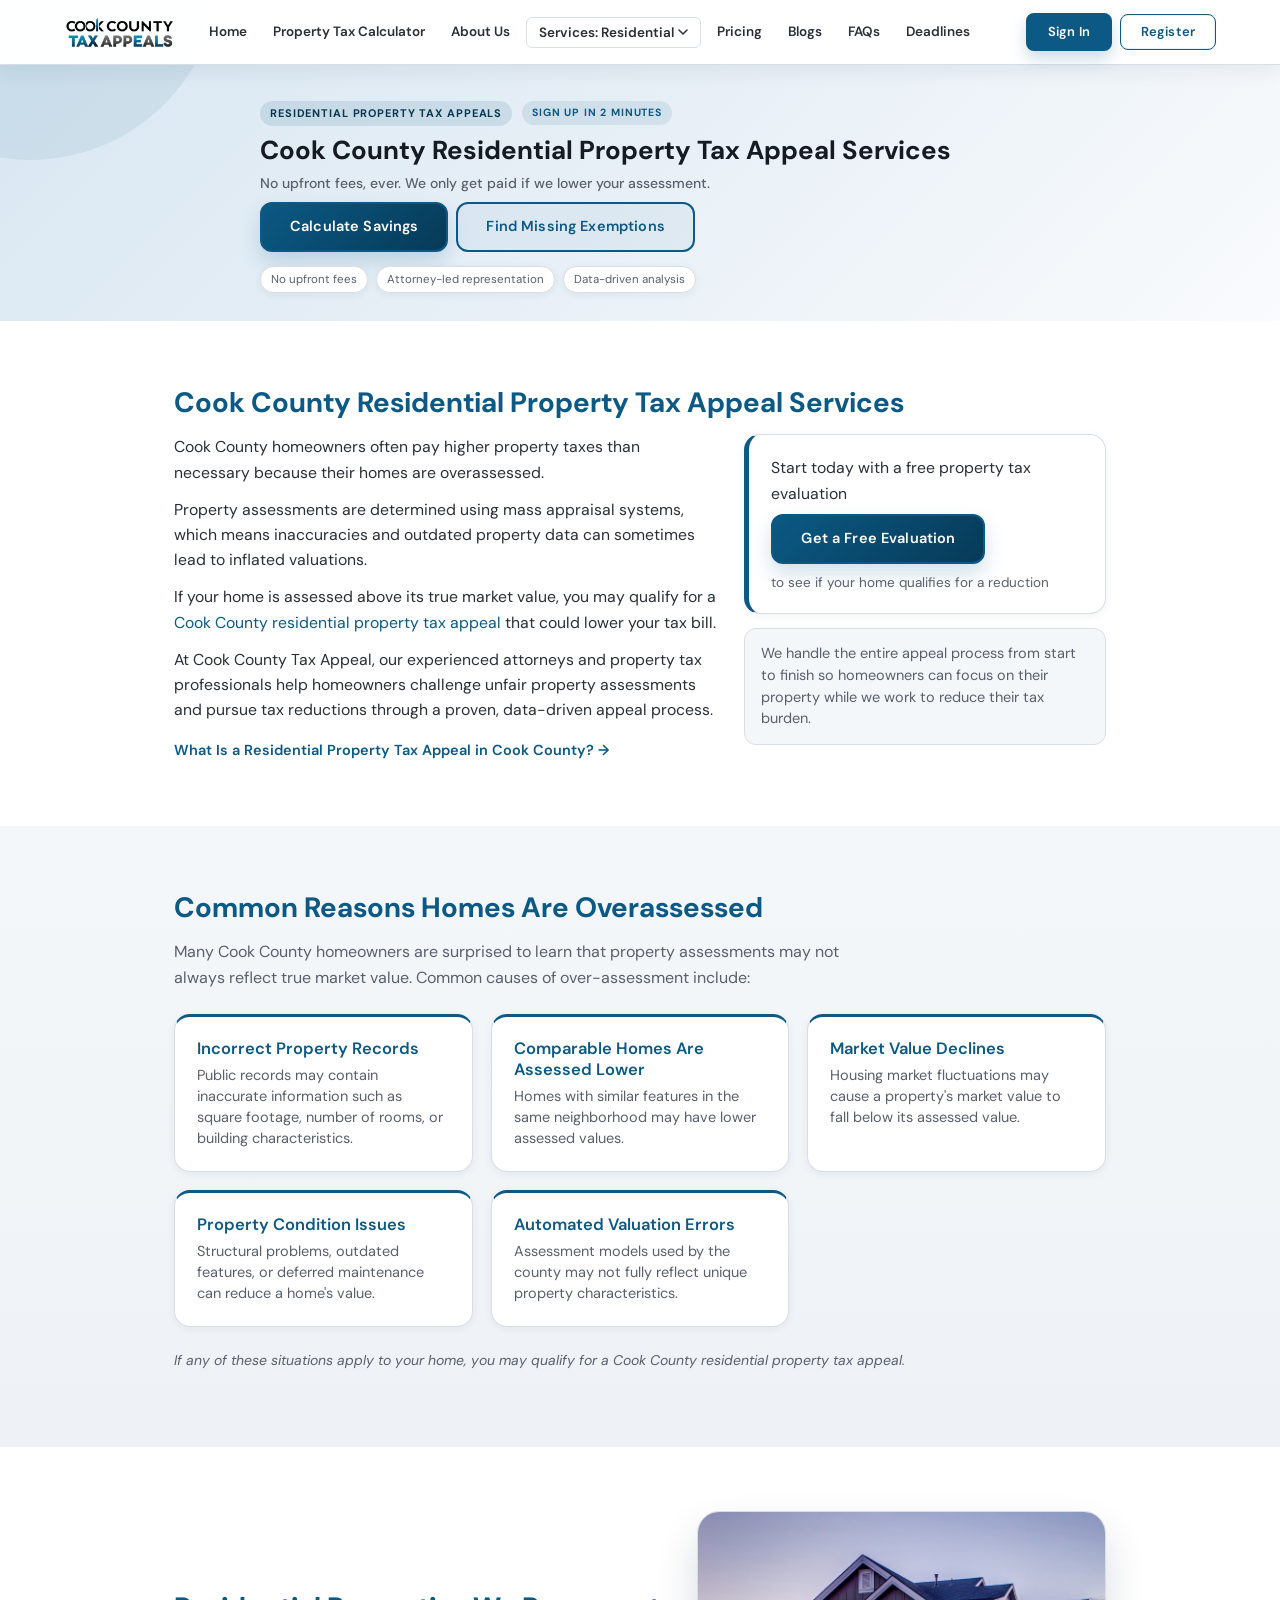
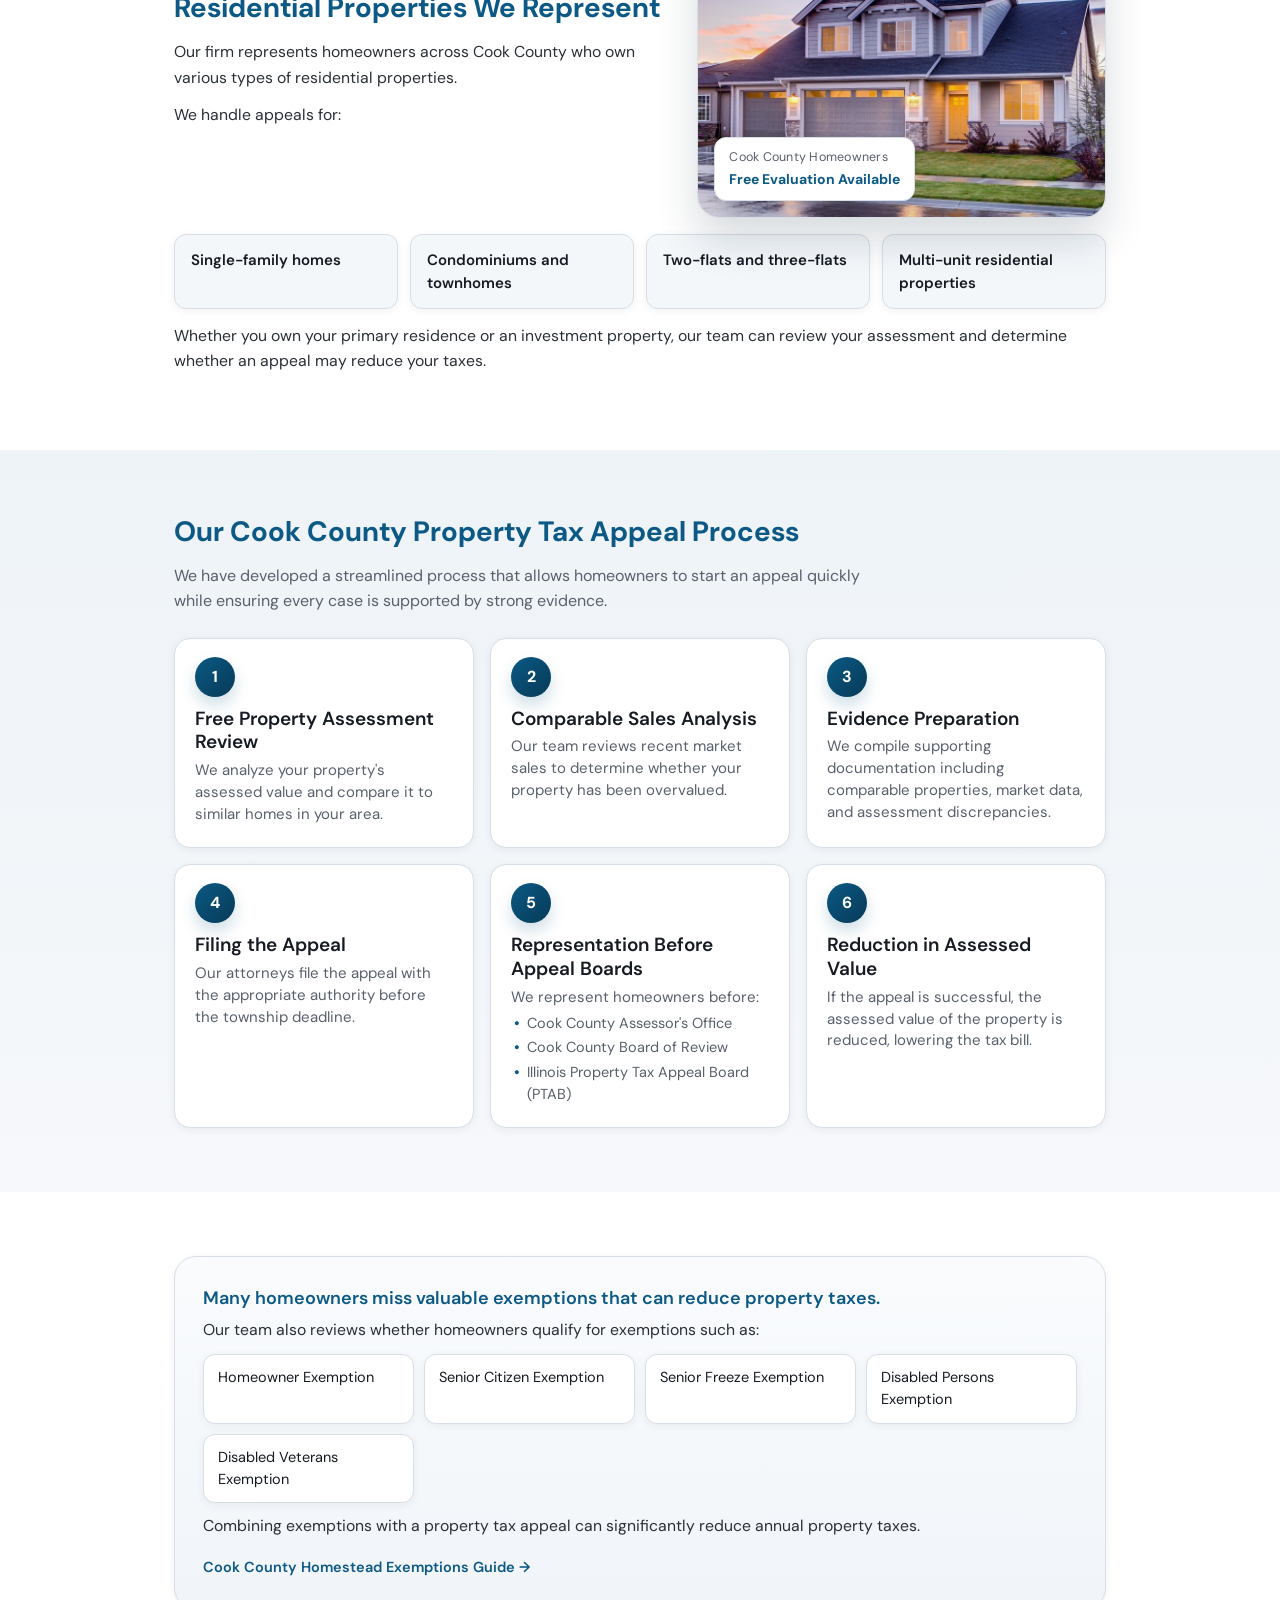
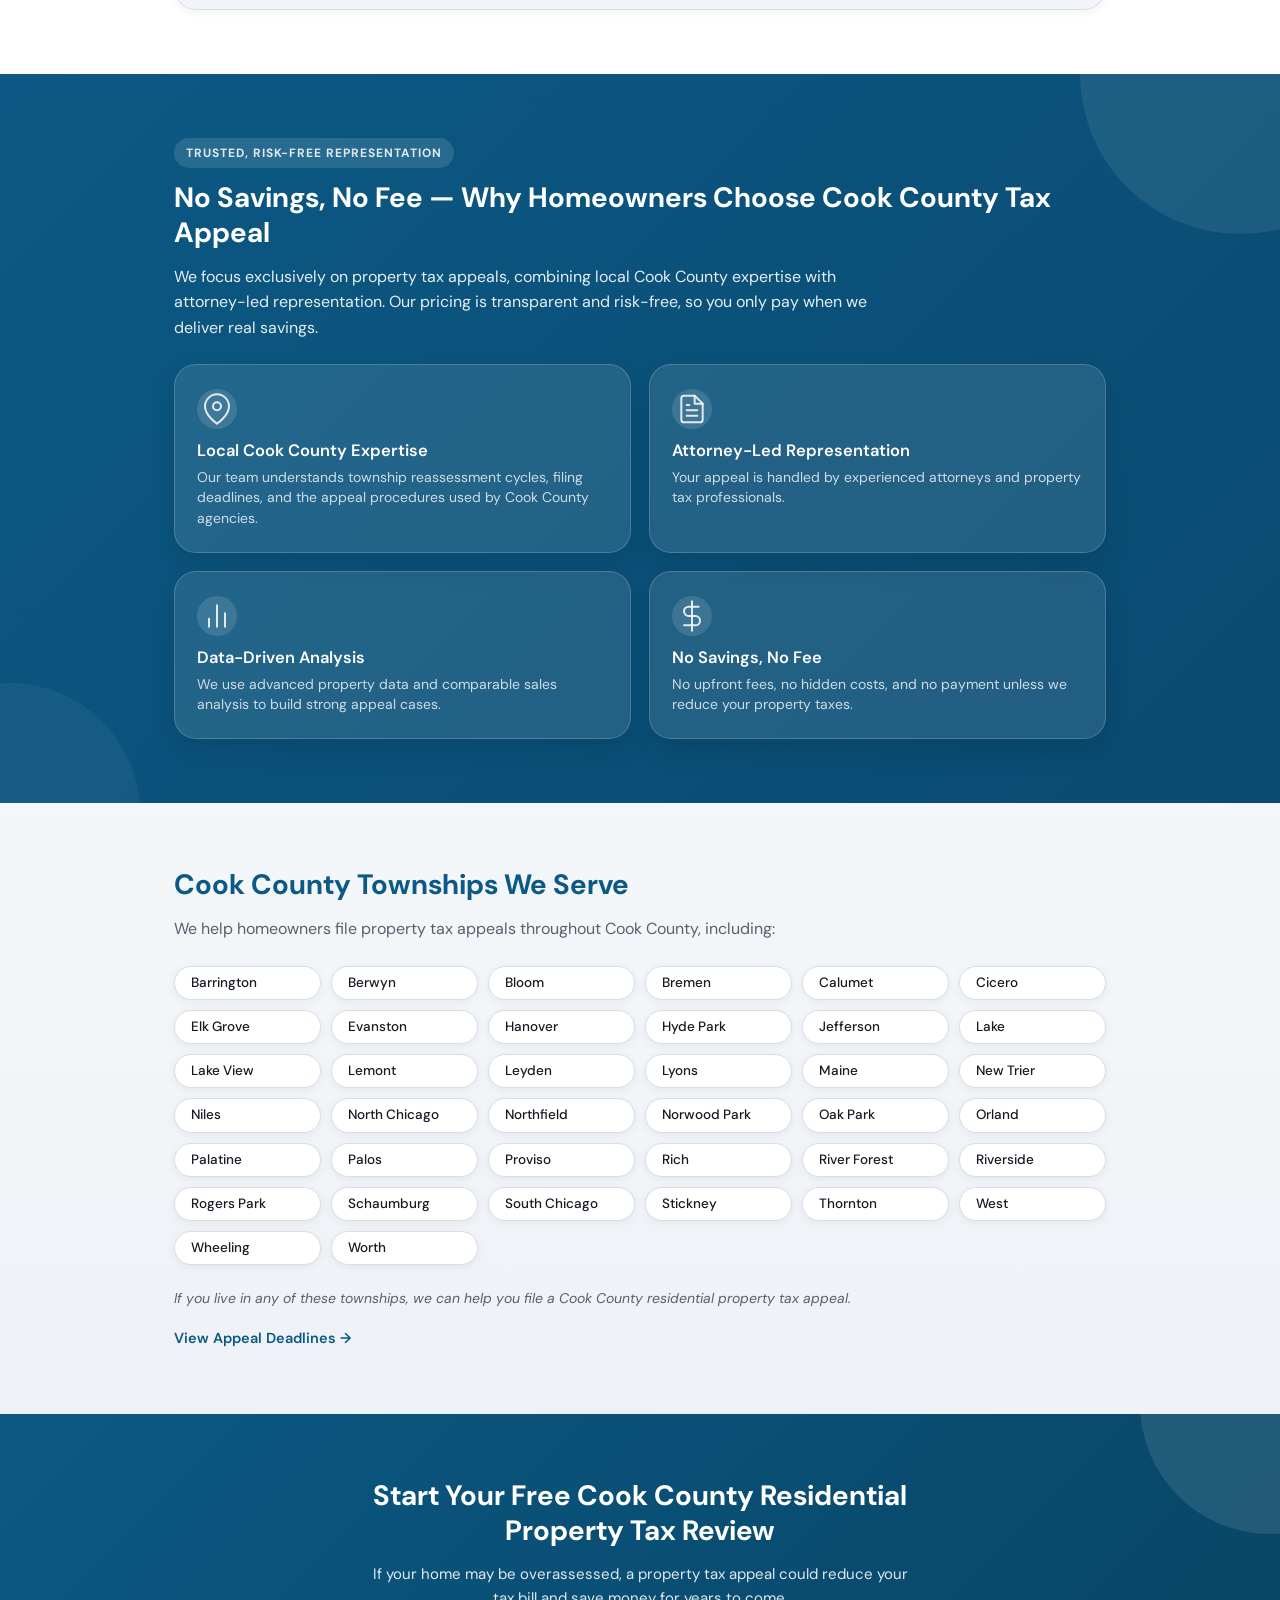
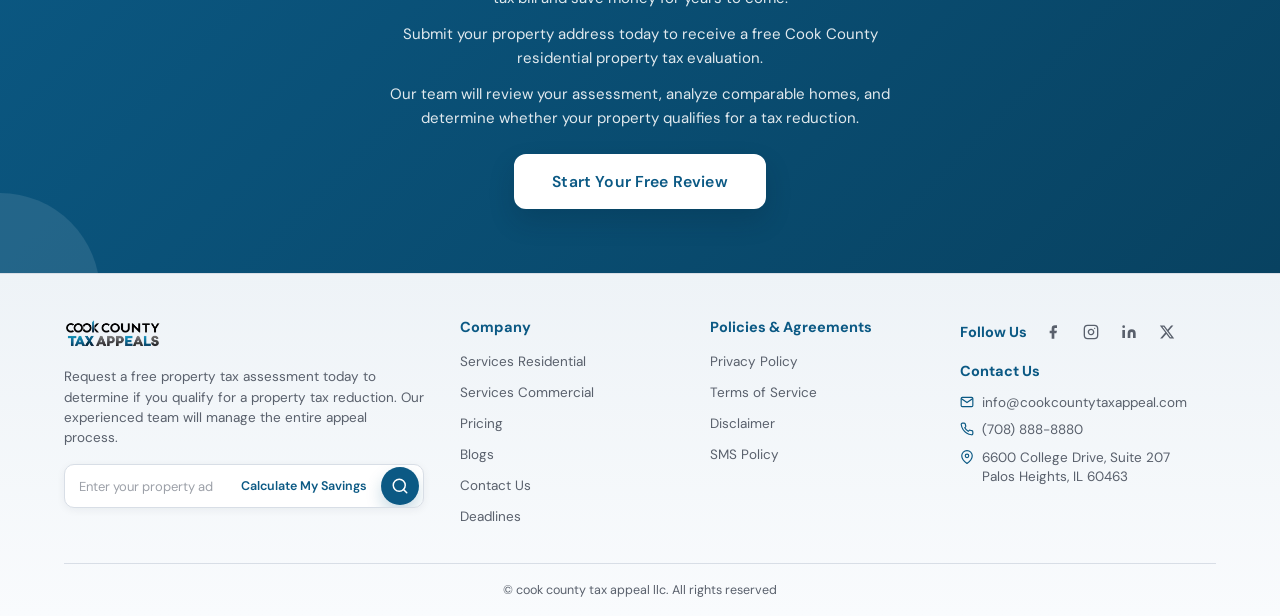
<file: residential-services.html>
<!DOCTYPE html>
<html lang="en">
<head>
  <meta charset="UTF-8" />
  <meta name="viewport" content="width=device-width, initial-scale=1.0" />
  <title>Appeal Your Cook County Property Taxes | Residential Tax Appeal Services</title>
  <meta name="description" content="Reduce your Cook County property tax bill with expert appeal support." />
  <link rel="preconnect" href="https://fonts.googleapis.com" />
  <link rel="preconnect" href="https://fonts.gstatic.com" crossorigin />
  <link href="https://fonts.googleapis.com/css2?family=DM+Sans:wght@400;500;600;700&display=swap" rel="stylesheet" />
  <link rel="stylesheet" href="residential-services.css" />
</head>
<body>

  <!-- ========== NAVBAR ========== -->
  <header class="navbar" id="navbar">
    <div class="navbar-inner">
      <a href="https://www.cookcountytaxappeal.com/" class="navbar-logo">
        <img src="CCTA.webp" alt="Cook County Tax Appeals" />
      </a>
      <button class="navbar-toggle" id="navToggle" aria-label="Toggle navigation">
        <span></span><span></span><span></span>
      </button>
      <nav class="navbar-nav" id="navMenu">
        <a href="https://www.cookcountytaxappeal.com/" class="nav-link">Home</a>
        <a href="https://www.cookcountytaxappeal.com/property-tax-calculator" class="nav-link">Property Tax Calculator</a>
        <a href="https://www.cookcountytaxappeal.com/cook-county-tax-appeal-about-us" class="nav-link">About Us</a>
        <div class="nav-dropdown">
          <button class="nav-link nav-link--dropdown">Services: Residential <svg width="10" height="6" viewBox="0 0 10 6" fill="none"><path d="M1 1L5 5L9 1" stroke="currentColor" stroke-width="1.5" stroke-linecap="round" stroke-linejoin="round"/></svg></button>
          <div class="dropdown-menu">
            <a href="https://www.cookcountytaxappeal.com/cook-county-tax-appeal-services-residential">Residential</a>
            <a href="https://www.cookcountytaxappeal.com/cook-county-tax-appeal-services-commercial">Commercial</a>
          </div>
        </div>
        <a href="https://www.cookcountytaxappeal.com/no-upfront-cost-tax-appeals" class="nav-link">Pricing</a>
        <a href="https://www.cookcountytaxappeal.com/property-tax-appeal-blogs" class="nav-link">Blogs</a>
        <a href="https://www.cookcountytaxappeal.com/cook-county-tax-appeal-faqs" class="nav-link">FAQs</a>
        <a href="https://www.cookcountytaxappeal.com/cook-county-property-tax-appeal-deadlines" class="nav-link">Deadlines</a>
      </nav>
      <div class="navbar-auth">
        <a href="https://www.cookcountytaxappeal.com/?auth=login" class="btn btn-signin">Sign In</a>
        <a href="https://www.cookcountytaxappeal.com/appeal" class="btn btn-register">Register</a>
      </div>
    </div>
  </header>

  <!-- ========== HERO SECTION ========== -->
  <section class="hero-section hero-section--compact">
    <div class="container">
      <div class="hero-compact">
        <div class="hero-compact-top">
          <span class="hero-eyebrow">Residential Property Tax Appeals</span>
          <span class="hero-subtext">Sign up in 2 minutes</span>
        </div>
        <h1>Cook County Residential Property Tax Appeal Services</h1>
        <p class="hero-tagline">No upfront fees, ever. We only get paid if we lower your assessment.</p>
        <div class="hero-compact-actions">
          <div class="hero-cta-group">
            <a href="https://www.cookcountytaxappeal.com/appeal?type=savings" class="btn btn-primary">Calculate Savings</a>
            <a href="https://www.cookcountytaxappeal.com/appeal?type=exemption" class="btn btn-outline">Find Missing Exemptions</a>
          </div>
          <div class="hero-trust">
            <span class="trust-chip">No upfront fees</span>
            <span class="trust-chip">Attorney-led representation</span>
            <span class="trust-chip">Data-driven analysis</span>
          </div>
        </div>
      </div>
    </div>
  </section>

  <!-- ========== INTRO / OVERVIEW SECTION ========== -->
  <section class="section section--white">
    <div class="container">
      <h2>Cook County Residential Property Tax Appeal Services</h2>
      <div class="intro-content">
        <div class="intro-text">
          <p>Cook County homeowners often pay higher property taxes than necessary because their homes are overassessed.</p>
          <p>Property assessments are determined using mass appraisal systems, which means inaccuracies and outdated property data can sometimes lead to inflated valuations.</p>
          <p>If your home is assessed above its true market value, you may qualify for a <a href="https://www.cookcountytaxappeal.com/property-tax-calculator">Cook County residential property tax appeal</a> that could lower your tax bill.</p>
          <p>At Cook County Tax Appeal, our experienced attorneys and property tax professionals help homeowners challenge unfair property assessments and pursue tax reductions through a proven, data-driven appeal process.</p>
          <a href="https://www.cookcountytaxappeal.com/cook-county-tax-appeal-faqs/Cook-County-Residential-Property-Tax-Appeal:-What-Homeowners-Need-to-Know" class="learn-more-link">What Is a Residential Property Tax Appeal in Cook County? &rarr;</a>
        </div>
        <aside class="intro-aside">
          <div class="inline-cta">
            <p>Start today with a free property tax evaluation</p>
            <a href="https://www.cookcountytaxappeal.com/appeal" class="btn btn-primary">Get a Free Evaluation</a>
            <p class="cta-subtext">to see if your home qualifies for a reduction</p>
          </div>
          <p class="intro-aside-note">We handle the entire appeal process from start to finish so homeowners can focus on their property while we work to reduce their tax burden.</p>
        </aside>
      </div>
    </div>
  </section>

  <!-- ========== COMMON REASONS SECTION ========== -->
  <section class="section section--gray">
    <div class="container">
      <h2>Common Reasons Homes Are Overassessed</h2>
      <p class="section-intro">Many Cook County homeowners are surprised to learn that property assessments may not always reflect true market value. Common causes of over-assessment include:</p>
      <div class="reasons-grid">
        <div class="reason-card">
          <h4>Incorrect Property Records</h4>
          <p>Public records may contain inaccurate information such as square footage, number of rooms, or building characteristics.</p>
        </div>
        <div class="reason-card">
          <h4>Comparable Homes Are Assessed Lower</h4>
          <p>Homes with similar features in the same neighborhood may have lower assessed values.</p>
        </div>
        <div class="reason-card">
          <h4>Market Value Declines</h4>
          <p>Housing market fluctuations may cause a property's market value to fall below its assessed value.</p>
        </div>
        <div class="reason-card">
          <h4>Property Condition Issues</h4>
          <p>Structural problems, outdated features, or deferred maintenance can reduce a home's value.</p>
        </div>
        <div class="reason-card">
          <h4>Automated Valuation Errors</h4>
          <p>Assessment models used by the county may not fully reflect unique property characteristics.</p>
        </div>
      </div>
      <p class="section-footer-note">If any of these situations apply to your home, you may qualify for a Cook County residential property tax appeal.</p>
    </div>
  </section>

  <!-- ========== RESIDENTIAL PROPERTIES SECTION ========== -->
  <section class="section section--white">
    <div class="container">
      <div class="properties-header">
        <div class="properties-text">
          <h2>Residential Properties We Represent</h2>
          <p>Our firm represents homeowners across Cook County who own various types of residential properties.</p>
          <p>We handle appeals for:</p>
        </div>
        <div class="properties-media">
          <div class="feature-image-wrap">
            <img src="residentailHouse.jpg" alt="Residential home in Cook County" loading="lazy" />
            <div class="feature-image-badge">
              <span>Cook County Homeowners</span>
              <strong>Free Evaluation Available</strong>
            </div>
          </div>
        </div>
      </div>
      <div class="property-cards">
        <div class="property-card">Single-family homes</div>
        <div class="property-card">Condominiums and townhomes</div>
        <div class="property-card">Two-flats and three-flats</div>
        <div class="property-card">Multi-unit residential properties</div>
      </div>
      <p>Whether you own your primary residence or an investment property, our team can review your assessment and determine whether an appeal may reduce your taxes.</p>
    </div>
  </section>

  <!-- ========== APPEAL PROCESS SECTION ========== -->
  <section class="section section--peach">
    <div class="container">
      <h2>Our Cook County Property Tax Appeal Process</h2>
      <p class="section-intro">We have developed a streamlined process that allows homeowners to start an appeal quickly while ensuring every case is supported by strong evidence.</p>
      <div class="process-steps">
        <div class="process-step">
          <div class="step-number">1</div>
          <div class="step-content">
            <h3>Free Property Assessment Review</h3>
            <p>We analyze your property's assessed value and compare it to similar homes in your area.</p>
          </div>
        </div>
        <div class="process-step">
          <div class="step-number">2</div>
          <div class="step-content">
            <h3>Comparable Sales Analysis</h3>
            <p>Our team reviews recent market sales to determine whether your property has been overvalued.</p>
          </div>
        </div>
        <div class="process-step">
          <div class="step-number">3</div>
          <div class="step-content">
            <h3>Evidence Preparation</h3>
            <p>We compile supporting documentation including comparable properties, market data, and assessment discrepancies.</p>
          </div>
        </div>
        <div class="process-step">
          <div class="step-number">4</div>
          <div class="step-content">
            <h3>Filing the Appeal</h3>
            <p>Our attorneys file the appeal with the appropriate authority before the township deadline.</p>
          </div>
        </div>
        <div class="process-step">
          <div class="step-number">5</div>
          <div class="step-content">
            <h3>Representation Before Appeal Boards</h3>
            <p>We represent homeowners before:</p>
            <ul>
              <li>Cook County Assessor's Office</li>
              <li>Cook County Board of Review</li>
              <li>Illinois Property Tax Appeal Board (PTAB)</li>
            </ul>
          </div>
        </div>
        <div class="process-step">
          <div class="step-number">6</div>
          <div class="step-content">
            <h3>Reduction in Assessed Value</h3>
            <p>If the appeal is successful, the assessed value of the property is reduced, lowering the tax bill.</p>
          </div>
        </div>
      </div>
    </div>
  </section>

  <!-- ========== EXEMPTIONS SECTION ========== -->
  <section class="section section--white">
    <div class="container">
      <div class="exemptions-block">
        <h3>Many homeowners miss valuable exemptions that can reduce property taxes.</h3>
        <p>Our team also reviews whether homeowners qualify for exemptions such as:</p>
        <div class="exemptions-grid">
          <div class="exemption-card">Homeowner Exemption</div>
          <div class="exemption-card">Senior Citizen Exemption</div>
          <div class="exemption-card">Senior Freeze Exemption</div>
          <div class="exemption-card">Disabled Persons Exemption</div>
          <div class="exemption-card">Disabled Veterans Exemption</div>
        </div>
        <p>Combining exemptions with a property tax appeal can significantly reduce annual property taxes.</p>
        <a href="https://www.cookcountytaxappeal.com/property-tax-appeal-blogs/Cook-County-Homestead-Exemption-Guide-for-2026:-How-to-Apply,-Qualify,-and-Check-Your-Status" class="learn-more-link">Cook County Homestead Exemptions Guide &rarr;</a>
      </div>
    </div>
  </section>

  <!-- ========== WHY CHOOSE US SECTION ========== -->
  <section class="section section--primary value-section">
    <div class="container">
      <span class="section-eyebrow">Trusted, Risk-Free Representation</span>
      <h2>No Savings, No Fee — Why Homeowners Choose Cook County Tax Appeal</h2>
      <p class="section-intro section-intro--light">We focus exclusively on property tax appeals, combining local Cook County expertise with attorney-led representation. Our pricing is transparent and risk-free, so you only pay when we deliver real savings.</p>
      <div class="benefits-grid">
        <div class="benefit-card">
          <div class="benefit-icon">
            <svg width="32" height="32" viewBox="0 0 24 24" fill="none" stroke="currentColor" stroke-width="1.5" stroke-linecap="round" stroke-linejoin="round"><path d="M21 10c0 7-9 13-9 13s-9-6-9-13a9 9 0 0 1 18 0z"/><circle cx="12" cy="10" r="3"/></svg>
          </div>
          <h3>Local Cook County Expertise</h3>
          <p>Our team understands township reassessment cycles, filing deadlines, and the appeal procedures used by Cook County agencies.</p>
        </div>
        <div class="benefit-card">
          <div class="benefit-icon">
            <svg width="32" height="32" viewBox="0 0 24 24" fill="none" stroke="currentColor" stroke-width="1.5" stroke-linecap="round" stroke-linejoin="round"><path d="M14 2H6a2 2 0 0 0-2 2v16a2 2 0 0 0 2 2h12a2 2 0 0 0 2-2V8z"/><polyline points="14 2 14 8 20 8"/><line x1="16" y1="13" x2="8" y2="13"/><line x1="16" y1="17" x2="8" y2="17"/><polyline points="10 9 9 9 8 9"/></svg>
          </div>
          <h3>Attorney-Led Representation</h3>
          <p>Your appeal is handled by experienced attorneys and property tax professionals.</p>
        </div>
        <div class="benefit-card">
          <div class="benefit-icon">
            <svg width="32" height="32" viewBox="0 0 24 24" fill="none" stroke="currentColor" stroke-width="1.5" stroke-linecap="round" stroke-linejoin="round"><line x1="18" y1="20" x2="18" y2="10"/><line x1="12" y1="20" x2="12" y2="4"/><line x1="6" y1="20" x2="6" y2="14"/></svg>
          </div>
          <h3>Data-Driven Analysis</h3>
          <p>We use advanced property data and comparable sales analysis to build strong appeal cases.</p>
        </div>
        <div class="benefit-card">
          <div class="benefit-icon">
            <svg width="32" height="32" viewBox="0 0 24 24" fill="none" stroke="currentColor" stroke-width="1.5" stroke-linecap="round" stroke-linejoin="round"><line x1="12" y1="1" x2="12" y2="23"/><path d="M17 5H9.5a3.5 3.5 0 0 0 0 7h5a3.5 3.5 0 0 1 0 7H6"/></svg>
          </div>
          <h3>No Savings, No Fee</h3>
          <p>No upfront fees, no hidden costs, and no payment unless we reduce your property taxes.</p>
        </div>
      </div>
    </div>
  </section>

  <!-- ========== TOWNSHIPS SECTION ========== -->
  <section class="section section--gray">
    <div class="container">
      <h2>Cook County Townships We Serve</h2>
      <p class="section-intro">We help homeowners file property tax appeals throughout Cook County, including:</p>
      <div class="townships-grid">
        <span class="township-tag">Barrington</span>
        <span class="township-tag">Berwyn</span>
        <span class="township-tag">Bloom</span>
        <span class="township-tag">Bremen</span>
        <span class="township-tag">Calumet</span>
        <span class="township-tag">Cicero</span>
        <span class="township-tag">Elk Grove</span>
        <span class="township-tag">Evanston</span>
        <span class="township-tag">Hanover</span>
        <span class="township-tag">Hyde Park</span>
        <span class="township-tag">Jefferson</span>
        <span class="township-tag">Lake</span>
        <span class="township-tag">Lake View</span>
        <span class="township-tag">Lemont</span>
        <span class="township-tag">Leyden</span>
        <span class="township-tag">Lyons</span>
        <span class="township-tag">Maine</span>
        <span class="township-tag">New Trier</span>
        <span class="township-tag">Niles</span>
        <span class="township-tag">North Chicago</span>
        <span class="township-tag">Northfield</span>
        <span class="township-tag">Norwood Park</span>
        <span class="township-tag">Oak Park</span>
        <span class="township-tag">Orland</span>
        <span class="township-tag">Palatine</span>
        <span class="township-tag">Palos</span>
        <span class="township-tag">Proviso</span>
        <span class="township-tag">Rich</span>
        <span class="township-tag">River Forest</span>
        <span class="township-tag">Riverside</span>
        <span class="township-tag">Rogers Park</span>
        <span class="township-tag">Schaumburg</span>
        <span class="township-tag">South Chicago</span>
        <span class="township-tag">Stickney</span>
        <span class="township-tag">Thornton</span>
        <span class="township-tag">West</span>
        <span class="township-tag">Wheeling</span>
        <span class="township-tag">Worth</span>
      </div>
      <p class="section-footer-note">If you live in any of these townships, we can help you file a Cook County residential property tax appeal.</p>
      <a href="https://www.cookcountytaxappeal.com/cook-county-property-tax-appeal-deadlines" class="learn-more-link">View Appeal Deadlines &rarr;</a>
    </div>
  </section>

  <!-- ========== FINAL CTA SECTION ========== -->
  <section class="section section--cta">
    <div class="container">
      <h2>Start Your Free Cook County Residential Property Tax Review</h2>
      <p>If your home may be overassessed, a property tax appeal could reduce your tax bill and save money for years to come.</p>
      <p>Submit your property address today to receive a free Cook County residential property tax evaluation.</p>
      <p>Our team will review your assessment, analyze comparable homes, and determine whether your property qualifies for a tax reduction.</p>
      <a href="https://www.cookcountytaxappeal.com/appeal" class="btn btn-primary btn-lg">Start Your Free Review</a>
    </div>
  </section>

  <!-- ========== FOOTER ========== -->
  <footer class="site-footer">
    <div class="footer-inner">
      <div class="footer-top">
        <!-- Column 1: Brand -->
        <div class="footer-col footer-brand">
          <a href="https://www.cookcountytaxappeal.com/" class="footer-logo">
            <img src="CCTA.webp" alt="Cook County Tax Appeals" />
          </a>
          <p>Request a free property tax assessment today to determine if you qualify for a property tax reduction. Our experienced team will manage the entire appeal process.</p>
          <div class="footer-search">
            <input type="text" placeholder="Enter your property address or PIN" class="footer-search-input" />
            <a href="https://www.cookcountytaxappeal.com/appeal" class="footer-search-btn">Calculate My Savings</a>
            <button class="footer-search-icon" aria-label="Search">
              <svg width="18" height="18" viewBox="0 0 24 24" fill="none" stroke="currentColor" stroke-width="2" stroke-linecap="round" stroke-linejoin="round"><circle cx="11" cy="11" r="8"/><line x1="21" y1="21" x2="16.65" y2="16.65"/></svg>
            </button>
          </div>
        </div>

        <!-- Column 2: Company -->
        <div class="footer-col">
          <h4>Company</h4>
          <ul>
            <li><a href="https://www.cookcountytaxappeal.com/cook-county-tax-appeal-services-residential">Services Residential</a></li>
            <li><a href="https://www.cookcountytaxappeal.com/cook-county-tax-appeal-services-commercial">Services Commercial</a></li>
            <li><a href="https://www.cookcountytaxappeal.com/no-upfront-cost-tax-appeals">Pricing</a></li>
            <li><a href="https://www.cookcountytaxappeal.com/property-tax-appeal-blogs">Blogs</a></li>
            <li><a href="https://www.cookcountytaxappeal.com/contact">Contact Us</a></li>
            <li><a href="https://www.cookcountytaxappeal.com/cook-county-property-tax-appeal-deadlines">Deadlines</a></li>
          </ul>
        </div>

        <!-- Column 3: Policies -->
        <div class="footer-col">
          <h4>Policies &amp; Agreements</h4>
          <ul>
            <li><a href="https://www.cookcountytaxappeal.com/privacy-policy">Privacy Policy</a></li>
            <li><a href="https://www.cookcountytaxappeal.com/terms-service">Terms of Service</a></li>
            <li><a href="https://www.cookcountytaxappeal.com/disclaimer">Disclaimer</a></li>
            <li><a href="https://www.cookcountytaxappeal.com/sms-policy">SMS Policy</a></li>
          </ul>
        </div>

        <!-- Column 4: Contact + Social -->
        <div class="footer-col">
          <div class="footer-social-header">
            <span>Follow Us</span>
            <div class="footer-social">
              <a href="#" aria-label="Facebook"><svg width="16" height="16" viewBox="0 0 24 24" fill="currentColor"><path d="M18 2h-3a5 5 0 00-5 5v3H7v4h3v8h4v-8h3l1-4h-4V7a1 1 0 011-1h3z"/></svg></a>
              <a href="#" aria-label="Instagram"><svg width="16" height="16" viewBox="0 0 24 24" fill="none" stroke="currentColor" stroke-width="2" stroke-linecap="round" stroke-linejoin="round"><rect x="2" y="2" width="20" height="20" rx="5" ry="5"/><path d="M16 11.37A4 4 0 1112.63 8 4 4 0 0116 11.37z"/><line x1="17.5" y1="6.5" x2="17.51" y2="6.5"/></svg></a>
              <a href="#" aria-label="LinkedIn"><svg width="16" height="16" viewBox="0 0 24 24" fill="currentColor"><path d="M16 8a6 6 0 016 6v7h-4v-7a2 2 0 00-2-2 2 2 0 00-2 2v7h-4v-7a6 6 0 016-6zM2 9h4v12H2z"/><circle cx="4" cy="4" r="2"/></svg></a>
              <a href="#" aria-label="X"><svg width="16" height="16" viewBox="0 0 24 24" fill="currentColor"><path d="M18.244 2.25h3.308l-7.227 8.26 8.502 11.24H16.17l-5.214-6.817L4.99 21.75H1.68l7.73-8.835L1.254 2.25H8.08l4.713 6.231zm-1.161 17.52h1.833L7.084 4.126H5.117z"/></svg></a>
            </div>
          </div>
          <h4>Contact Us</h4>
          <ul class="footer-contact">
            <li>
              <svg width="14" height="14" viewBox="0 0 24 24" fill="none" stroke="currentColor" stroke-width="2"><path d="M4 4h16c1.1 0 2 .9 2 2v12c0 1.1-.9 2-2 2H4c-1.1 0-2-.9-2-2V6c0-1.1.9-2 2-2z"/><polyline points="22,6 12,13 2,6"/></svg>
              <a href="mailto:info@cookcountytaxappeal.com">info@cookcountytaxappeal.com</a>
            </li>
            <li>
              <svg width="14" height="14" viewBox="0 0 24 24" fill="none" stroke="currentColor" stroke-width="2"><path d="M22 16.92v3a2 2 0 01-2.18 2 19.79 19.79 0 01-8.63-3.07 19.5 19.5 0 01-6-6 19.79 19.79 0 01-3.07-8.67A2 2 0 014.11 2h3a2 2 0 012 1.72c.127.96.361 1.903.7 2.81a2 2 0 01-.45 2.11L8.09 9.91a16 16 0 006 6l1.27-1.27a2 2 0 012.11-.45c.907.339 1.85.573 2.81.7A2 2 0 0122 16.92z"/></svg>
              <a href="tel:+17088888880">(708) 888-8880</a>
            </li>
            <li>
              <svg width="14" height="14" viewBox="0 0 24 24" fill="none" stroke="currentColor" stroke-width="2"><path d="M21 10c0 7-9 13-9 13s-9-6-9-13a9 9 0 0118 0z"/><circle cx="12" cy="10" r="3"/></svg>
              <a href="https://www.google.com/maps/search/?api=1&query=6600+College+Drive+Suite+207+Palos+Heights+IL+60463">6600 College Drive, Suite 207<br/>Palos Heights, IL 60463</a>
            </li>
          </ul>
        </div>
      </div>

      <div class="footer-bottom">
        <p>&copy; cook county tax appeal llc. All rights reserved</p>
      </div>
    </div>
  </footer>

  <script>
    // Mobile nav toggle
    const toggle = document.getElementById('navToggle');
    const menu = document.getElementById('navMenu');
    if (toggle && menu) {
      toggle.addEventListener('click', () => {
        menu.classList.toggle('open');
        toggle.classList.toggle('active');
      });
    }
    // Dropdown
    document.querySelectorAll('.nav-dropdown > button').forEach(btn => {
      btn.addEventListener('click', e => {
        e.currentTarget.parentElement.classList.toggle('open');
      });
    });
    // Close dropdown on outside click
    document.addEventListener('click', e => {
      document.querySelectorAll('.nav-dropdown').forEach(dd => {
        if (!dd.contains(e.target)) dd.classList.remove('open');
      });
    });
  </script>
</body>
</html>
</file>
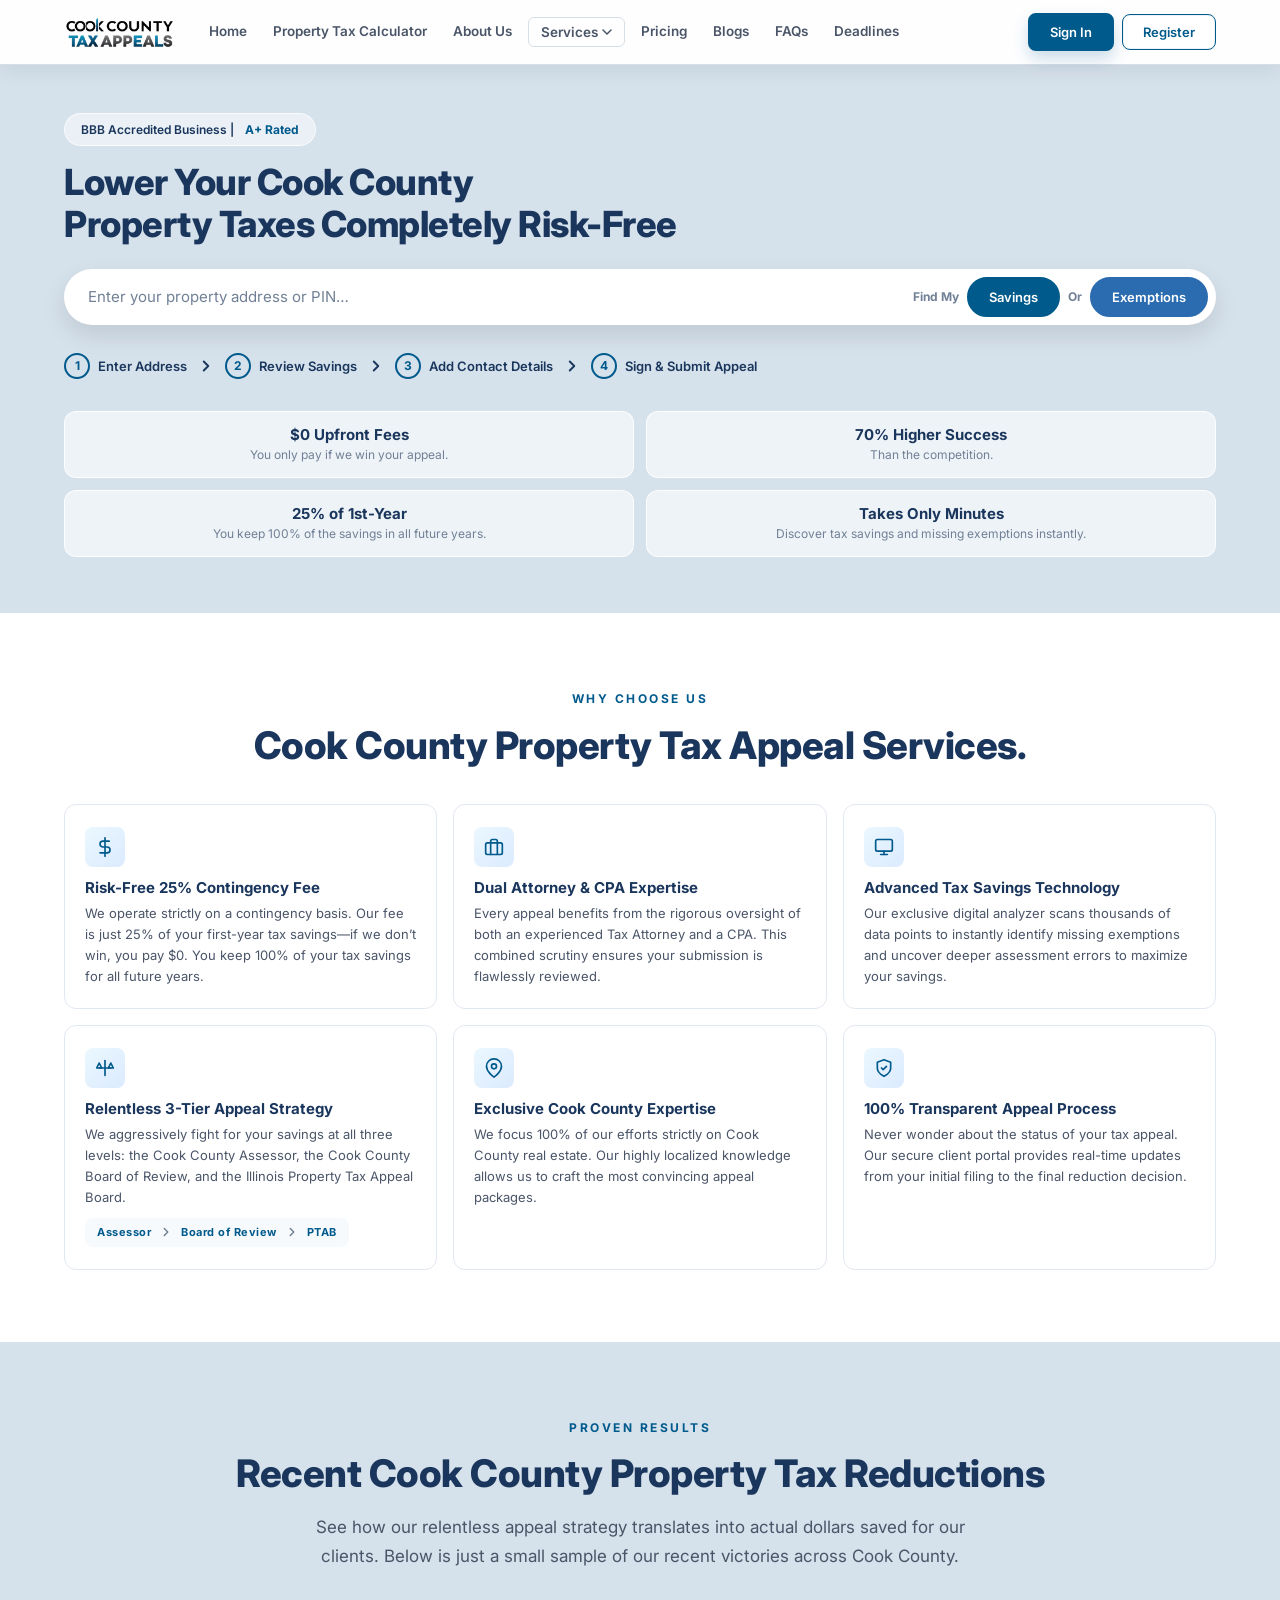
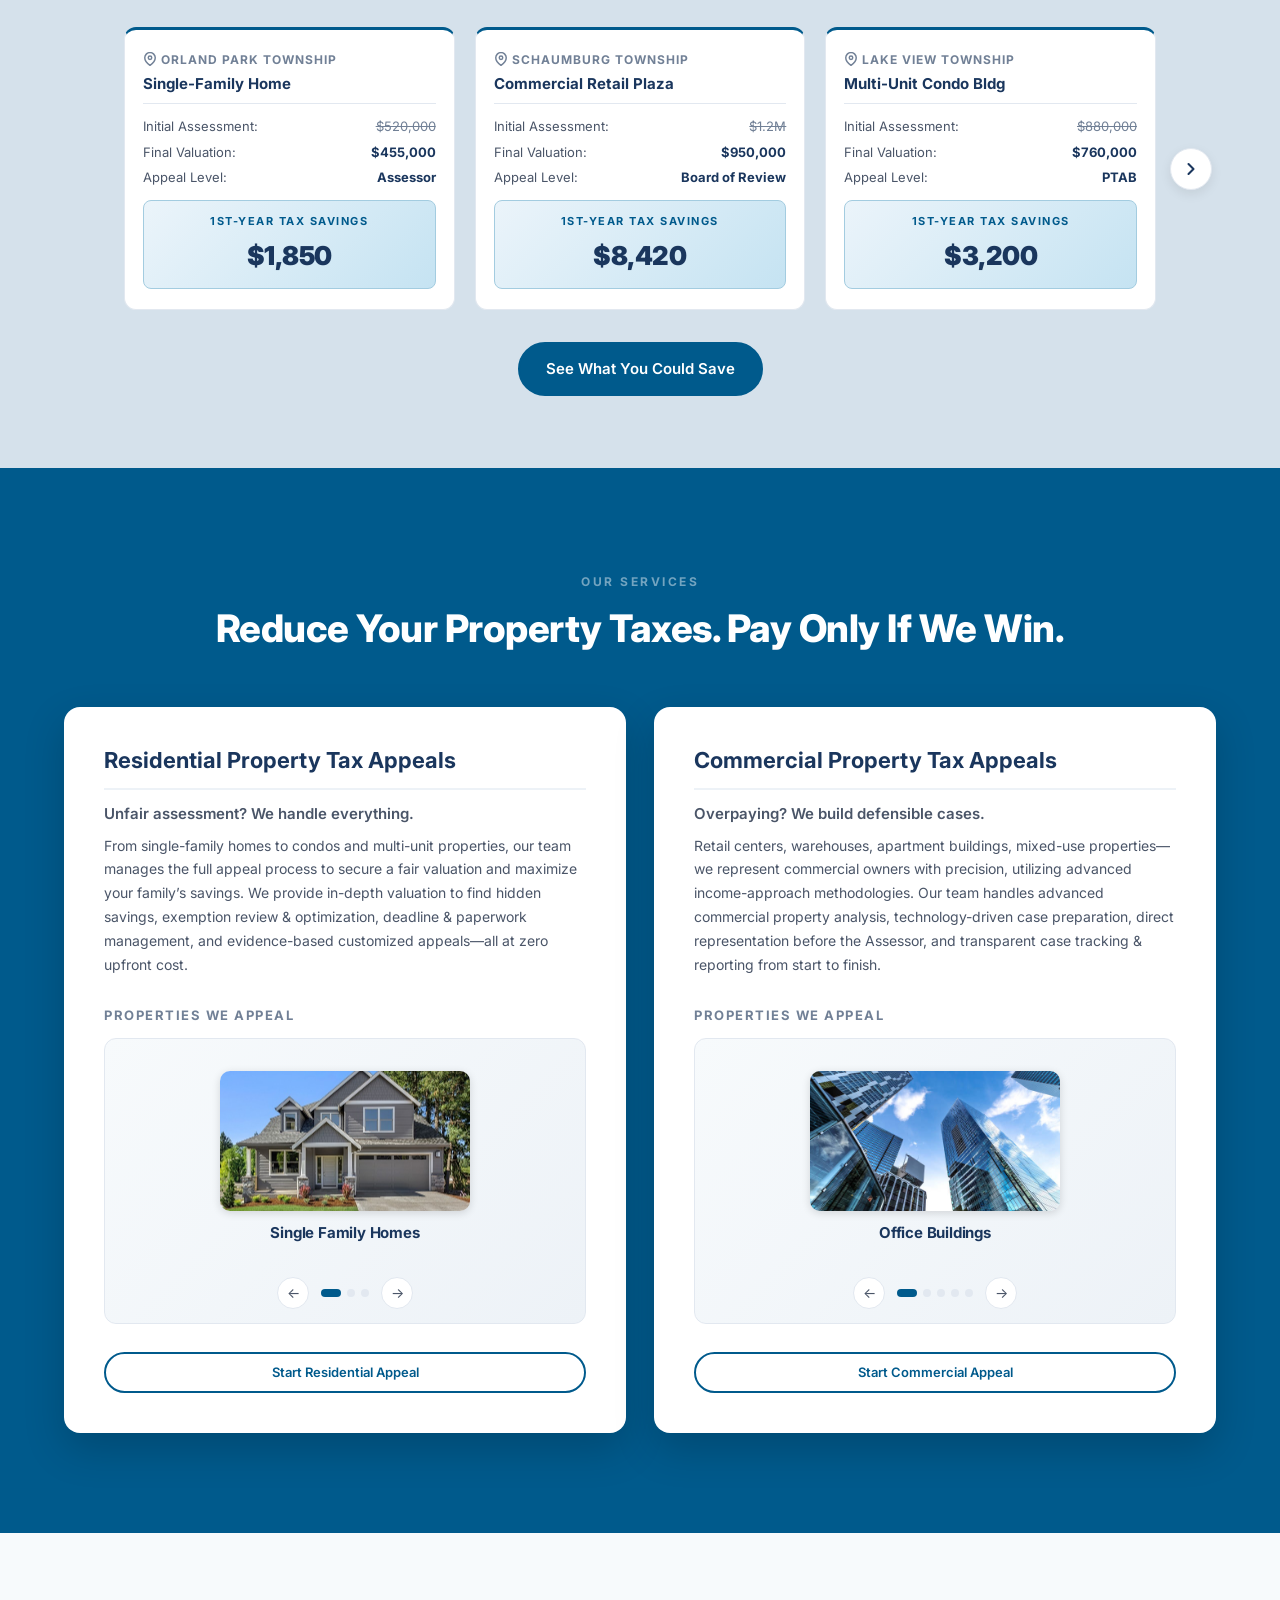
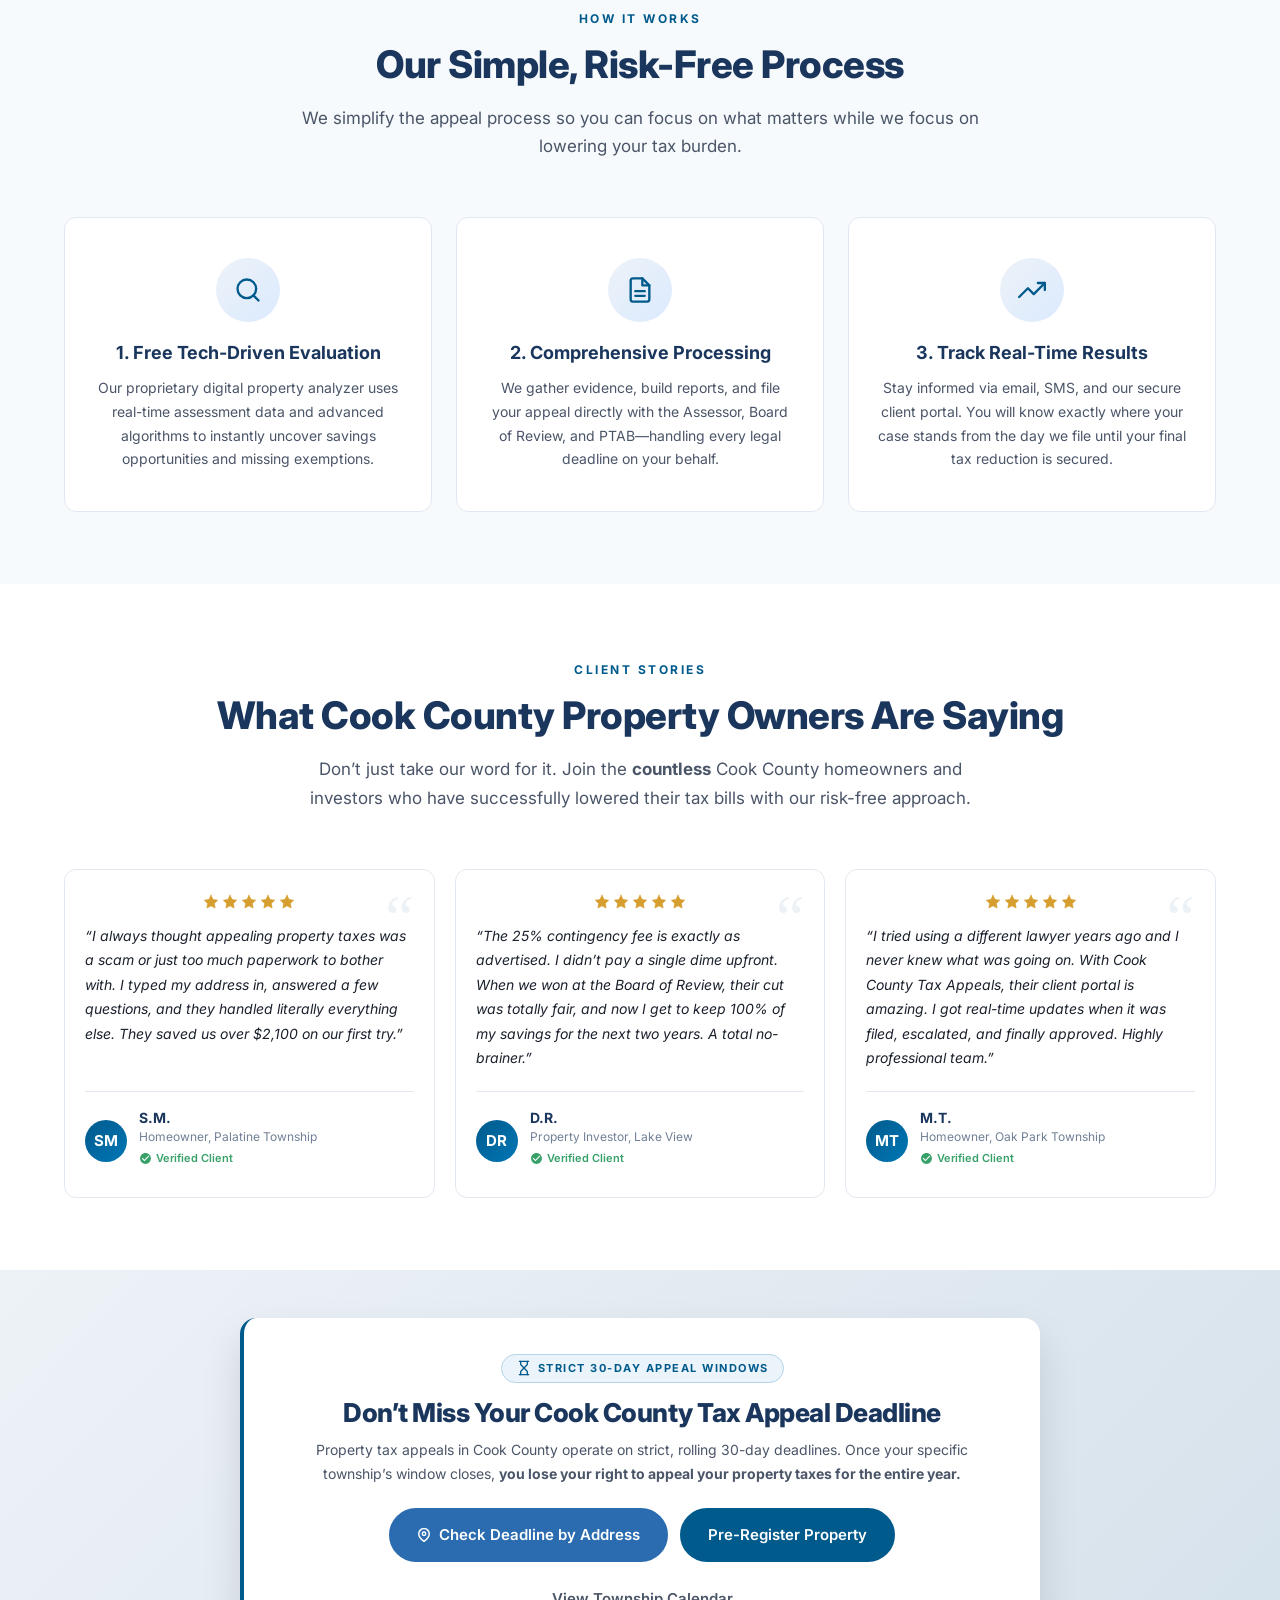
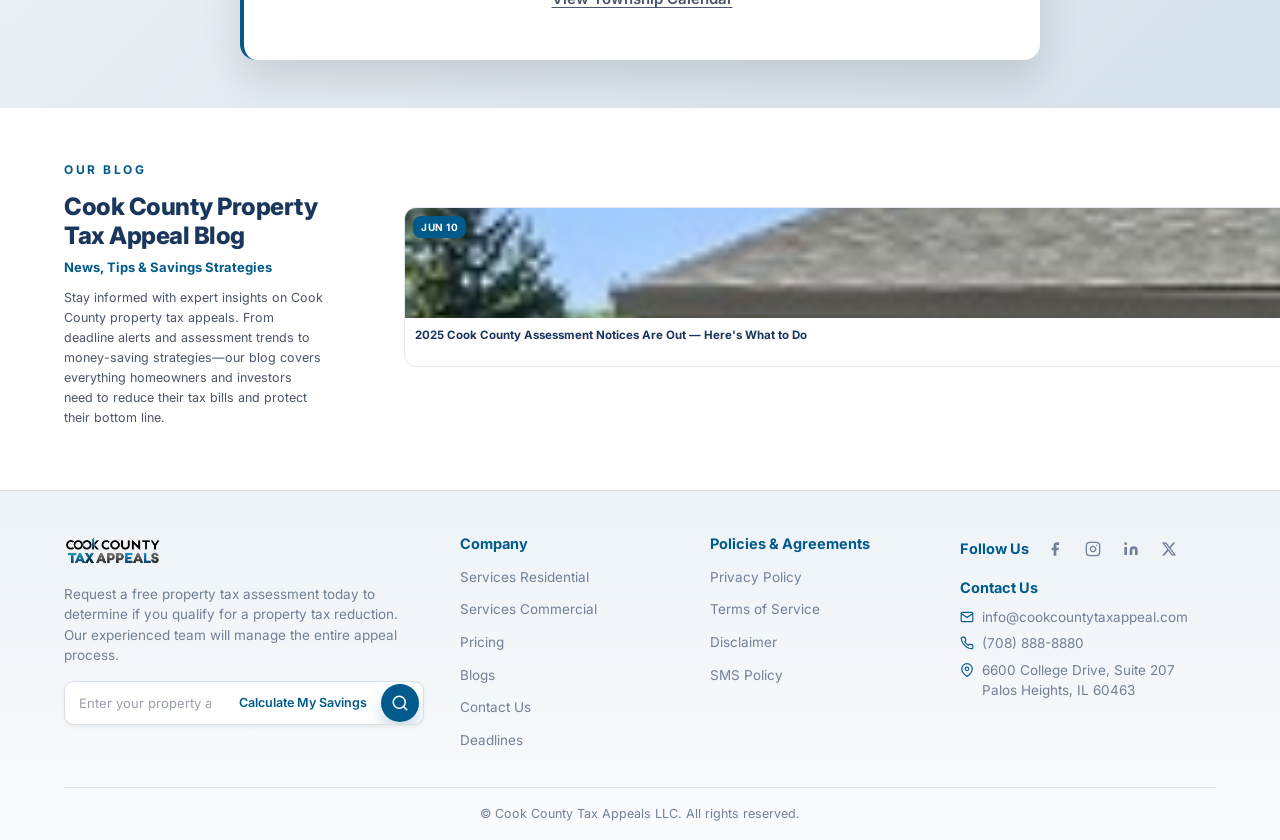
<file: Home/HomePage.html>
<!DOCTYPE html>
<html lang="en">
<head>
  <meta charset="UTF-8">
  <meta name="viewport" content="width=device-width, initial-scale=1.0">
  <meta name="description" content="Cook County Tax Appeals LLC uses advanced technology and a 3-tier escalation process to secure maximum property tax reductions. Risk-free, 25% contingency fee.">
  <title>Cook County Property Tax Appeals | Risk-Free Tax Reductions</title>

  <!-- Inter font (distinct from DM Sans used on residential page) -->
  <link rel="preconnect" href="https://fonts.googleapis.com">
  <link rel="preconnect" href="https://fonts.gstatic.com" crossorigin>
  <link href="https://fonts.googleapis.com/css2?family=Inter:wght@400;500;600;700;800;900&display=swap" rel="stylesheet">
  <link rel="stylesheet" href="home.css">

  <script type="application/ld+json">
  {
    "@context": "https://schema.org",
    "@type": "LegalService",
    "name": "Cook County Tax Appeals LLC",
    "description": "Expert property tax appeal services exclusively for Cook County, Illinois. We reduce unfair property tax assessments using proprietary technology and a 3-tier appeal strategy.",
    "areaServed": {
      "@type": "AdministrativeArea",
      "name": "Cook County, Illinois"
    },
    "priceRange": "$0 Upfront (25% Contingency)",
    "telephone": "(708) 888-8880",
    "address": {
      "@type": "PostalAddress",
      "streetAddress": "6600 College Drive, Suite 207",
      "addressLocality": "Palos Heights",
      "addressRegion": "IL",
      "postalCode": "60463"
    }
  }
  </script>
</head>
<body>

  <!-- ═══ NAVBAR ═══ -->
  <header class="navbar" id="navbar">
    <div class="navbar-inner">
      <a href="https://www.cookcountytaxappeal.com/" class="navbar-logo">
        <img src="../media/CCTA.webp" alt="Cook County Tax Appeals" />
      </a>
      <button class="navbar-toggle" id="navToggle" aria-label="Toggle navigation">
        <span></span><span></span><span></span>
      </button>
      <nav class="navbar-nav" id="navMenu">
        <a href="https://www.cookcountytaxappeal.com/" class="nav-link">Home</a>
        <a href="https://www.cookcountytaxappeal.com/property-tax-calculator" class="nav-link">Property Tax Calculator</a>
        <a href="https://www.cookcountytaxappeal.com/cook-county-tax-appeal-about-us" class="nav-link">About Us</a>
        <div class="nav-dropdown">
          <button class="nav-link nav-link--dropdown">Services <svg width="10" height="6" viewBox="0 0 10 6" fill="none"><path d="M1 1L5 5L9 1" stroke="currentColor" stroke-width="1.5" stroke-linecap="round" stroke-linejoin="round"/></svg></button>
          <div class="dropdown-menu">
            <a href="https://www.cookcountytaxappeal.com/cook-county-tax-appeal-services-residential">Residential</a>
            <a href="https://www.cookcountytaxappeal.com/cook-county-tax-appeal-services-commercial">Commercial</a>
          </div>
        </div>
        <a href="https://www.cookcountytaxappeal.com/no-upfront-cost-tax-appeals" class="nav-link">Pricing</a>
        <a href="https://www.cookcountytaxappeal.com/property-tax-appeal-blogs" class="nav-link">Blogs</a>
        <a href="https://www.cookcountytaxappeal.com/cook-county-tax-appeal-faqs" class="nav-link">FAQs</a>
        <a href="https://www.cookcountytaxappeal.com/cook-county-property-tax-appeal-deadlines" class="nav-link">Deadlines</a>
      </nav>
      <div class="navbar-auth">
        <a href="https://www.cookcountytaxappeal.com/?auth=login" class="btn btn-signin">Sign In</a>
        <a href="https://www.cookcountytaxappeal.com/appeal" class="btn btn-register">Register</a>
      </div>
    </div>
  </header>

  <main>

    <!-- ═══ HERO ═══ -->
    <section class="hero" aria-labelledby="hero-heading">
      <div class="container">
        <div class="trust-badge">
          BBB Accredited Business&nbsp;|&nbsp;<strong>A+ Rated</strong>
        </div>

        <h1 id="hero-heading">Lower Your Cook County<br>Property Taxes Completely Risk-Free </h1>

        <div class="search-bar">
          <input type="text" placeholder="Enter your property address or PIN…" aria-label="Enter property address or PIN">
          <span class="divider">Find My</span>
          <button class="btn btn-primary" aria-label="Find Savings">Savings</button>
          <span class="divider">Or</span>
          <button class="btn btn-secondary" aria-label="Find Exemptions">Exemptions</button>
        </div>

        <div class="how-it-works-row">
          <div class="step-item"><div class="step-num">1</div> Enter Address</div>
          <div class="step-arrow" aria-hidden="true"><svg width="18" height="18" viewBox="0 0 24 24" fill="none" stroke="currentColor" stroke-width="2.5" stroke-linecap="round" stroke-linejoin="round"><path d="m9 6 6 6-6 6"/></svg></div>
          <div class="step-item"><div class="step-num">2</div> Review Savings</div>
          <div class="step-arrow" aria-hidden="true"><svg width="18" height="18" viewBox="0 0 24 24" fill="none" stroke="currentColor" stroke-width="2.5" stroke-linecap="round" stroke-linejoin="round"><path d="m9 6 6 6-6 6"/></svg></div>
          <div class="step-item"><div class="step-num">3</div> Add Contact Details</div>
          <div class="step-arrow" aria-hidden="true"><svg width="18" height="18" viewBox="0 0 24 24" fill="none" stroke="currentColor" stroke-width="2.5" stroke-linecap="round" stroke-linejoin="round"><path d="m9 6 6 6-6 6"/></svg></div>
          <div class="step-item"><div class="step-num">4</div> Sign &amp; Submit Appeal</div>
        </div>

        <div class="hero-stats">
          <div class="stat-card">
            <h3>$0 Upfront Fees</h3>
            <p>You only pay if we win your appeal.</p>
          </div>
          <div class="stat-card">
            <h3>70% Higher Success</h3>
            <p>Than the competition.</p>
          </div>
          <div class="stat-card">
            <h3>25% of 1st-Year</h3>
            <p>You keep 100% of the savings in all future years.</p>
          </div>
          <div class="stat-card">
            <h3>Takes Only Minutes</h3>
            <p>Discover tax savings and missing exemptions instantly.</p>
          </div>
        </div>
      </div>
    </section>


    <!-- ═══ WHY CHOOSE US ═══ -->
    <section class="why-section section-padding" aria-labelledby="why-heading">
      <div class="container">
        <div class="section-header text-center">
          <div class="section-label">Why Choose Us</div>
          <h2 id="why-heading" class="section-title">Cook County Property Tax Appeal Services.</h2>
          
        </div>

        <div class="features-grid">
          <article class="feature-card fade-up">
            <div class="feature-icon"><svg xmlns="http://www.w3.org/2000/svg" width="24" height="24" viewBox="0 0 24 24" fill="none" stroke="currentColor" stroke-width="2" stroke-linecap="round" stroke-linejoin="round"><line x1="12" y1="1" x2="12" y2="23"/><path d="M17 5H9.5a3.5 3.5 0 0 0 0 7h5a3.5 3.5 0 0 1 0 7H6"/></svg></div>
            <h3>Risk-Free 25% Contingency Fee</h3>
            <p>We operate strictly on a contingency basis. Our fee is just 25% of your first-year tax savings—if we don’t win, you pay $0. You keep 100% of your tax savings for all future years.</p>
          </article>

          <article class="feature-card fade-up">
            <div class="feature-icon"><svg xmlns="http://www.w3.org/2000/svg" width="24" height="24" viewBox="0 0 24 24" fill="none" stroke="currentColor" stroke-width="2" stroke-linecap="round" stroke-linejoin="round"><rect x="2" y="7" width="20" height="14" rx="2" ry="2"/><path d="M16 21V5a2 2 0 0 0-2-2h-4a2 2 0 0 0-2 2v16"/></svg></div>
            <h3>Dual Attorney &amp; CPA Expertise</h3>
            <p>Every appeal benefits from the rigorous oversight of both an experienced Tax Attorney and a CPA. This combined scrutiny ensures your submission is flawlessly reviewed.</p>
          </article>

          <article class="feature-card fade-up">
            <div class="feature-icon"><svg xmlns="http://www.w3.org/2000/svg" width="24" height="24" viewBox="0 0 24 24" fill="none" stroke="currentColor" stroke-width="2" stroke-linecap="round" stroke-linejoin="round"><rect x="2" y="3" width="20" height="14" rx="2" ry="2"/><line x1="8" y1="21" x2="16" y2="21"/><line x1="12" y1="17" x2="12" y2="21"/></svg></div>
            <h3>Advanced Tax Savings Technology</h3>
            <p>Our exclusive digital analyzer scans thousands of data points to instantly identify missing exemptions and uncover deeper assessment errors to maximize your savings.</p>
          </article>

          <article class="feature-card fade-up">
            <div class="feature-icon"><svg xmlns="http://www.w3.org/2000/svg" width="24" height="24" viewBox="0 0 24 24" fill="none" stroke="currentColor" stroke-width="2" stroke-linecap="round" stroke-linejoin="round"><path d="M12 3v18"/><path d="M5 12H2l3-6 3 6H5z"/><path d="M19 12h-3l3-6 3 6h-3z"/><path d="M5 12h14"/></svg></div>
            <h3>Relentless 3-Tier Appeal Strategy</h3>
            <p>We aggressively fight for your savings at all three levels: the Cook County Assessor, the Cook County Board of Review, and the Illinois Property Tax Appeal Board.</p>
            <div class="tier-tag">Assessor <span class="arrow"><svg xmlns="http://www.w3.org/2000/svg" width="14" height="14" viewBox="0 0 24 24" fill="none" stroke="currentColor" stroke-width="2.5" stroke-linecap="round" stroke-linejoin="round" style="display:inline;vertical-align:middle;margin:0 2px"><path d="m9 6 6 6-6 6"/></svg></span> Board of Review <span class="arrow"><svg xmlns="http://www.w3.org/2000/svg" width="14" height="14" viewBox="0 0 24 24" fill="none" stroke="currentColor" stroke-width="2.5" stroke-linecap="round" stroke-linejoin="round" style="display:inline;vertical-align:middle;margin:0 2px"><path d="m9 6 6 6-6 6"/></svg></span> PTAB</div>
          </article>

          <article class="feature-card fade-up">
            <div class="feature-icon"><svg xmlns="http://www.w3.org/2000/svg" width="24" height="24" viewBox="0 0 24 24" fill="none" stroke="currentColor" stroke-width="2" stroke-linecap="round" stroke-linejoin="round"><path d="M21 10c0 7-9 13-9 13s-9-6-9-13a9 9 0 0 1 18 0z"/><circle cx="12" cy="10" r="3"/></svg></div>
            <h3>Exclusive Cook County Expertise</h3>
            <p>We focus 100% of our efforts strictly on Cook County real estate. Our highly localized knowledge allows us to craft the most convincing appeal packages.</p>
          </article>

          <article class="feature-card fade-up">
            <div class="feature-icon"><svg xmlns="http://www.w3.org/2000/svg" width="24" height="24" viewBox="0 0 24 24" fill="none" stroke="currentColor" stroke-width="2" stroke-linecap="round" stroke-linejoin="round"><path d="M12 22s8-4 8-10V5l-8-3-8 3v7c0 6 8 10 8 10z"/><path d="m9 12 2 2 4-4"/></svg></div>
            <h3>100% Transparent Appeal Process</h3>
            <p>Never wonder about the status of your tax appeal. Our secure client portal provides real-time updates from your initial filing to the final reduction decision.</p>
          </article>
        </div>
      </div>
    </section>



    <!-- ═══ RECENT WINS ═══ -->
    <section class="wins-section section-padding text-center" aria-labelledby="wins-heading">
      <div class="container">
        <div class="section-header">
          <div class="section-label">Proven Results</div>
          <h2 id="wins-heading" class="section-title">Recent Cook County Property Tax Reductions</h2>
          <p class="section-subtitle">See how our relentless appeal strategy translates into actual dollars saved for our clients. Below is just a small sample of our recent victories across Cook County.</p>
        </div>

        <div class="wins-carousel" id="winsCarousel">
          <button class="wins-arrow prev" aria-label="Previous results">
            <svg viewBox="0 0 24 24" fill="none" stroke="currentColor" stroke-width="2.5" stroke-linecap="round" stroke-linejoin="round"><path d="m15 18-6-6 6-6"/></svg>
          </button>
          <div class="wins-carousel-viewport">
          <div class="wins-carousel-track">
          <article class="win-card fade-up">
            <div class="win-location"><svg xmlns="http://www.w3.org/2000/svg" width="14" height="14" viewBox="0 0 24 24" fill="none" stroke="currentColor" stroke-width="2.5" stroke-linecap="round" stroke-linejoin="round"><path d="M21 10c0 7-9 13-9 13s-9-6-9-13a9 9 0 0 1 18 0z"/><circle cx="12" cy="10" r="3"/></svg> Orland Park Township</div>
            <h3 class="win-type">Single-Family Home</h3>
            <div class="win-stat-row"><span>Initial Assessment:</span><span class="win-stat-value strike">$520,000</span></div>
            <div class="win-stat-row"><span>Final Valuation:</span><span class="win-stat-value">$455,000</span></div>
            <div class="win-stat-row"><span>Appeal Level:</span><span class="win-stat-value">Assessor</span></div>
            <div class="win-savings">
              <div class="win-savings-label">1st-Year Tax Savings</div>
              <div class="win-savings-amount">$1,850</div>
            </div>
          </article>

          <article class="win-card fade-up">
            <div class="win-location"><svg xmlns="http://www.w3.org/2000/svg" width="14" height="14" viewBox="0 0 24 24" fill="none" stroke="currentColor" stroke-width="2.5" stroke-linecap="round" stroke-linejoin="round"><path d="M21 10c0 7-9 13-9 13s-9-6-9-13a9 9 0 0 1 18 0z"/><circle cx="12" cy="10" r="3"/></svg> Schaumburg Township</div>
            <h3 class="win-type">Commercial Retail Plaza</h3>
            <div class="win-stat-row"><span>Initial Assessment:</span><span class="win-stat-value strike">$1.2M</span></div>
            <div class="win-stat-row"><span>Final Valuation:</span><span class="win-stat-value">$950,000</span></div>
            <div class="win-stat-row"><span>Appeal Level:</span><span class="win-stat-value">Board of Review</span></div>
            <div class="win-savings">
              <div class="win-savings-label">1st-Year Tax Savings</div>
              <div class="win-savings-amount">$8,420</div>
            </div>
          </article>

          <article class="win-card fade-up">
            <div class="win-location"><svg xmlns="http://www.w3.org/2000/svg" width="14" height="14" viewBox="0 0 24 24" fill="none" stroke="currentColor" stroke-width="2.5" stroke-linecap="round" stroke-linejoin="round"><path d="M21 10c0 7-9 13-9 13s-9-6-9-13a9 9 0 0 1 18 0z"/><circle cx="12" cy="10" r="3"/></svg> Lake View Township</div>
            <h3 class="win-type">Multi-Unit Condo Bldg</h3>
            <div class="win-stat-row"><span>Initial Assessment:</span><span class="win-stat-value strike">$880,000</span></div>
            <div class="win-stat-row"><span>Final Valuation:</span><span class="win-stat-value">$760,000</span></div>
            <div class="win-stat-row"><span>Appeal Level:</span><span class="win-stat-value">PTAB</span></div>
            <div class="win-savings">
              <div class="win-savings-label">1st-Year Tax Savings</div>
              <div class="win-savings-amount">$3,200</div>
            </div>
          </article>

          <article class="win-card">
            <div class="win-location"><svg xmlns="http://www.w3.org/2000/svg" width="14" height="14" viewBox="0 0 24 24" fill="none" stroke="currentColor" stroke-width="2.5" stroke-linecap="round" stroke-linejoin="round"><path d="M21 10c0 7-9 13-9 13s-9-6-9-13a9 9 0 0 1 18 0z"/><circle cx="12" cy="10" r="3"/></svg> Palatine Township</div>
            <h3 class="win-type">Townhome</h3>
            <div class="win-stat-row"><span>Initial Assessment:</span><span class="win-stat-value strike">$340,000</span></div>
            <div class="win-stat-row"><span>Final Valuation:</span><span class="win-stat-value">$285,000</span></div>
            <div class="win-stat-row"><span>Appeal Level:</span><span class="win-stat-value">Board of Review</span></div>
            <div class="win-savings">
              <div class="win-savings-label">1st-Year Tax Savings</div>
              <div class="win-savings-amount">$1,540</div>
            </div>
          </article>

          <article class="win-card">
            <div class="win-location"><svg xmlns="http://www.w3.org/2000/svg" width="14" height="14" viewBox="0 0 24 24" fill="none" stroke="currentColor" stroke-width="2.5" stroke-linecap="round" stroke-linejoin="round"><path d="M21 10c0 7-9 13-9 13s-9-6-9-13a9 9 0 0 1 18 0z"/><circle cx="12" cy="10" r="3"/></svg> Evanston Township</div>
            <h3 class="win-type">Industrial Warehouse</h3>
            <div class="win-stat-row"><span>Initial Assessment:</span><span class="win-stat-value strike">$2.1M</span></div>
            <div class="win-stat-row"><span>Final Valuation:</span><span class="win-stat-value">$1.65M</span></div>
            <div class="win-stat-row"><span>Appeal Level:</span><span class="win-stat-value">PTAB</span></div>
            <div class="win-savings">
              <div class="win-savings-label">1st-Year Tax Savings</div>
              <div class="win-savings-amount">$14,200</div>
            </div>
          </article>

          <article class="win-card">
            <div class="win-location"><svg xmlns="http://www.w3.org/2000/svg" width="14" height="14" viewBox="0 0 24 24" fill="none" stroke="currentColor" stroke-width="2.5" stroke-linecap="round" stroke-linejoin="round"><path d="M21 10c0 7-9 13-9 13s-9-6-9-13a9 9 0 0 1 18 0z"/><circle cx="12" cy="10" r="3"/></svg> Worth Township</div>
            <h3 class="win-type">Office Building</h3>
            <div class="win-stat-row"><span>Initial Assessment:</span><span class="win-stat-value strike">$720,000</span></div>
            <div class="win-stat-row"><span>Final Valuation:</span><span class="win-stat-value">$580,000</span></div>
            <div class="win-stat-row"><span>Appeal Level:</span><span class="win-stat-value">Assessor</span></div>
            <div class="win-savings">
              <div class="win-savings-label">1st-Year Tax Savings</div>
              <div class="win-savings-amount">$4,760</div>
            </div>
          </article>

          <article class="win-card">
            <div class="win-location"><svg xmlns="http://www.w3.org/2000/svg" width="14" height="14" viewBox="0 0 24 24" fill="none" stroke="currentColor" stroke-width="2.5" stroke-linecap="round" stroke-linejoin="round"><path d="M21 10c0 7-9 13-9 13s-9-6-9-13a9 9 0 0 1 18 0z"/><circle cx="12" cy="10" r="3"/></svg> Thornton Township</div>
            <h3 class="win-type">Senior Homeowner</h3>
            <div class="win-stat-row"><span>Initial Assessment:</span><span class="win-stat-value strike">$280,000</span></div>
            <div class="win-stat-row"><span>Final Valuation:</span><span class="win-stat-value">$215,000</span></div>
            <div class="win-stat-row"><span>Appeal Level:</span><span class="win-stat-value">Assessor</span></div>
            <div class="win-savings">
              <div class="win-savings-label">1st-Year Tax Savings</div>
              <div class="win-savings-amount">$1,820</div>
            </div>
          </article>

          <article class="win-card">
            <div class="win-location"><svg xmlns="http://www.w3.org/2000/svg" width="14" height="14" viewBox="0 0 24 24" fill="none" stroke="currentColor" stroke-width="2.5" stroke-linecap="round" stroke-linejoin="round"><path d="M21 10c0 7-9 13-9 13s-9-6-9-13a9 9 0 0 1 18 0z"/><circle cx="12" cy="10" r="3"/></svg> Elk Grove Township</div>
            <h3 class="win-type">Mixed-Use Property</h3>
            <div class="win-stat-row"><span>Initial Assessment:</span><span class="win-stat-value strike">$1.5M</span></div>
            <div class="win-stat-row"><span>Final Valuation:</span><span class="win-stat-value">$1.18M</span></div>
            <div class="win-stat-row"><span>Appeal Level:</span><span class="win-stat-value">PTAB</span></div>
            <div class="win-savings">
              <div class="win-savings-label">1st-Year Tax Savings</div>
              <div class="win-savings-amount">$10,680</div>
            </div>
          </article>

          <article class="win-card">
            <div class="win-location"><svg xmlns="http://www.w3.org/2000/svg" width="14" height="14" viewBox="0 0 24 24" fill="none" stroke="currentColor" stroke-width="2.5" stroke-linecap="round" stroke-linejoin="round"><path d="M21 10c0 7-9 13-9 13s-9-6-9-13a9 9 0 0 1 18 0z"/><circle cx="12" cy="10" r="3"/></svg> Riverside Township</div>
            <h3 class="win-type">Luxury Condo</h3>
            <div class="win-stat-row"><span>Initial Assessment:</span><span class="win-stat-value strike">$680,000</span></div>
            <div class="win-stat-row"><span>Final Valuation:</span><span class="win-stat-value">$545,000</span></div>
            <div class="win-stat-row"><span>Appeal Level:</span><span class="win-stat-value">Board of Review</span></div>
            <div class="win-savings">
              <div class="win-savings-label">1st-Year Tax Savings</div>
              <div class="win-savings-amount">$3,840</div>
            </div>
          </article>

          <article class="win-card">
            <div class="win-location"><svg xmlns="http://www.w3.org/2000/svg" width="14" height="14" viewBox="0 0 24 24" fill="none" stroke="currentColor" stroke-width="2.5" stroke-linecap="round" stroke-linejoin="round"><path d="M21 10c0 7-9 13-9 13s-9-6-9-13a9 9 0 0 1 18 0z"/><circle cx="12" cy="10" r="3"/></svg> Lemont Township</div>
            <h3 class="win-type">Vacant Land</h3>
            <div class="win-stat-row"><span>Initial Assessment:</span><span class="win-stat-value strike">$410,000</span></div>
            <div class="win-stat-row"><span>Final Valuation:</span><span class="win-stat-value">$310,000</span></div>
            <div class="win-stat-row"><span>Appeal Level:</span><span class="win-stat-value">Board of Review</span></div>
            <div class="win-savings">
              <div class="win-savings-label">1st-Year Tax Savings</div>
              <div class="win-savings-amount">$2,680</div>
            </div>
          </article>

          <article class="win-card">
            <div class="win-location"><svg xmlns="http://www.w3.org/2000/svg" width="14" height="14" viewBox="0 0 24 24" fill="none" stroke="currentColor" stroke-width="2.5" stroke-linecap="round" stroke-linejoin="round"><path d="M21 10c0 7-9 13-9 13s-9-6-9-13a9 9 0 0 1 18 0z"/><circle cx="12" cy="10" r="3"/></svg> Norwood Park Township</div>
            <h3 class="win-type">Two-Flat</h3>
            <div class="win-stat-row"><span>Initial Assessment:</span><span class="win-stat-value strike">$490,000</span></div>
            <div class="win-stat-row"><span>Final Valuation:</span><span class="win-stat-value">$395,000</span></div>
            <div class="win-stat-row"><span>Appeal Level:</span><span class="win-stat-value">Assessor</span></div>
            <div class="win-savings">
              <div class="win-savings-label">1st-Year Tax Savings</div>
              <div class="win-savings-amount">$2,540</div>
            </div>
          </article>

          <article class="win-card">
            <div class="win-location"><svg xmlns="http://www.w3.org/2000/svg" width="14" height="14" viewBox="0 0 24 24" fill="none" stroke="currentColor" stroke-width="2.5" stroke-linecap="round" stroke-linejoin="round"><path d="M21 10c0 7-9 13-9 13s-9-6-9-13a9 9 0 0 1 18 0z"/><circle cx="12" cy="10" r="3"/></svg> Bloom Township</div>
            <h3 class="win-type">Medical Office</h3>
            <div class="win-stat-row"><span>Initial Assessment:</span><span class="win-stat-value strike">$960,000</span></div>
            <div class="win-stat-row"><span>Final Valuation:</span><span class="win-stat-value">$740,000</span></div>
            <div class="win-stat-row"><span>Appeal Level:</span><span class="win-stat-value">PTAB</span></div>
            <div class="win-savings">
              <div class="win-savings-label">1st-Year Tax Savings</div>
              <div class="win-savings-amount">$6,920</div>
            </div>
          </article>
          </div>
          </div>
          <button class="wins-arrow next" aria-label="Next results">
            <svg viewBox="0 0 24 24" fill="none" stroke="currentColor" stroke-width="2.5" stroke-linecap="round" stroke-linejoin="round"><path d="m9 18 6-6-6-6"/></svg>
          </button>
        </div>

        <a href="https://www.cookcountytaxappeal.com/appeal" class="btn btn-primary">See What You Could Save</a>
      </div>
    </section>


   


    <!-- ═══ SERVICES ═══ -->
    <section class="services-section text-center" aria-labelledby="services-heading">
      <div class="container">
        <div class="section-header">
          <div class="section-label">Our Services</div>
          <h2 id="services-heading" class="section-title">Reduce Your Property Taxes. Pay Only If We Win.</h2>
          <!-- <p class="section-subtitle">No upfront fees. No risk. Just strategic, data-driven results tailored to your property type.</p> -->
        </div>

        <div class="services-grid">
          <div class="service-card fade-up">
            <h3> <a href="https://www.cookcountytaxappeal.com/cook-county-tax-appeal-services-residential">Residential Property Tax Appeals</a></h3>
            <p class="service-intro">Unfair assessment? We handle everything.</p>
            <p>From single-family homes to condos and multi-unit properties, our team manages the full appeal process to secure a fair valuation and maximize your family’s savings. We provide in-depth valuation to find hidden savings, exemption review &amp; optimization, deadline &amp; paperwork management, and evidence-based customized appeals—all at zero upfront cost.</p>

            <div class="property-types">
              <h4>Properties We Appeal</h4>
              <div class="property-carousel" data-carousel="residential">
                <div class="carousel-track">
                  <div class="property-slide">
                    <img src="../media/home.jpeg" alt="Single Family Home" class="property-img" loading="lazy">
                    <span>Single Family Homes</span>
                  </div>
                  <div class="property-slide">
                    <img src="../residentailHouse.jpg" alt="Condos and Townhomes" class="property-img" loading="lazy">
                    <span>Condos &amp; Townhomes</span>
                  </div>
                  <div class="property-slide">
                    <img src="../media/Multi-Unit%20Residential.jpg" alt="Multi-Unit Residential Building" class="property-img" loading="lazy">
                    <span>Multi-Unit Residential</span>
                  </div>
                </div>
                <div class="carousel-nav">
                  <button class="carousel-btn prev" aria-label="Previous">←</button>
                  <div class="carousel-dots"></div>
                  <button class="carousel-btn next" aria-label="Next">→</button>
                </div>
              </div>
            </div>

            <a href="https://www.cookcountytaxappeal.com/appeal" class="btn btn-outline">Start Residential Appeal</a>
          </div>

          <div class="service-card fade-up">
            <h3><a href="https://www.cookcountytaxappeal.com/cook-county-tax-appeal-services-commercial">Commercial Property Tax Appeals</a></h3>
            <p class="service-intro">Overpaying? We build defensible cases.</p>
            <p>Retail centers, warehouses, apartment buildings, mixed-use properties—we represent commercial owners with precision, utilizing advanced income-approach methodologies. Our team handles advanced commercial property analysis, technology-driven case preparation, direct representation before the Assessor, and transparent case tracking &amp; reporting from start to finish.</p>

            <div class="property-types">
              <h4>Properties We Appeal</h4>
              <div class="property-carousel" data-carousel="commercial">
                <div class="carousel-track">
                  <div class="property-slide">
                    <img src="../media/Office%20Buildings.jpg" alt="Office Building" class="property-img" loading="lazy">
                    <span>Office Buildings</span>
                  </div>
                  <div class="property-slide">
                    <img src="../ref1/v4/house3.avif" alt="Retail and Shopping Center" class="property-img" loading="lazy">
                    <span>Retail &amp; Shopping Centers</span>
                  </div>
                  <div class="property-slide">
                    <img src="../media/Industrial%20Properties.jpg" alt="Industrial Property" class="property-img" loading="lazy">
                    <span>Industrial Properties</span>
                  </div>
                  <div class="property-slide">
                    <img src="../media/Multi-Unit%20Residential.jpg" alt="Apartment Building" class="property-img" loading="lazy">
                    <span>Apartment Buildings</span>
                  </div>
                  <div class="property-slide">
                    <img src="../media/indistry.jpg" alt="Mixed-Use Property" class="property-img" loading="lazy">
                    <span>Mixed-Use Properties</span>
                  </div>
                </div>
                <div class="carousel-nav">
                  <button class="carousel-btn prev" aria-label="Previous">←</button>
                  <div class="carousel-dots"></div>
                  <button class="carousel-btn next" aria-label="Next">→</button>
                </div>
              </div>
            </div>

            <a href="https://www.cookcountytaxappeal.com/appeal" class="btn btn-outline">Start Commercial Appeal</a>
          </div>
        </div>
      </div>
    </section>


    <!-- ═══ PROCESS ═══ -->
    <section class="process-section section-padding" aria-labelledby="process-heading">
      <div class="container">
        <div class="section-header text-center">
          <div class="section-label">How It Works</div>
          <h2 id="process-heading" class="section-title">Our Simple, Risk-Free Process</h2>
          <p class="section-subtitle">We simplify the appeal process so you can focus on what matters while we focus on lowering your tax burden.</p>
        </div>

        <div class="process-grid">
          <div class="process-step fade-up">
            <div class="process-icon"><svg xmlns="http://www.w3.org/2000/svg" width="24" height="24" viewBox="0 0 24 24" fill="none" stroke="currentColor" stroke-width="2" stroke-linecap="round" stroke-linejoin="round"><circle cx="11" cy="11" r="8"/><line x1="21" y1="21" x2="16.65" y2="16.65"/></svg></div>
            <h3>1. Free Tech-Driven Evaluation</h3>
            <p>Our proprietary digital property analyzer uses real-time assessment data and advanced algorithms to instantly uncover savings opportunities and missing exemptions.</p>
          </div>
          <div class="process-step fade-up">
            <div class="process-icon"><svg xmlns="http://www.w3.org/2000/svg" width="24" height="24" viewBox="0 0 24 24" fill="none" stroke="currentColor" stroke-width="2" stroke-linecap="round" stroke-linejoin="round"><path d="M14 2H6a2 2 0 0 0-2 2v16a2 2 0 0 0 2 2h12a2 2 0 0 0 2-2V8z"/><polyline points="14 2 14 8 20 8"/><line x1="16" y1="13" x2="8" y2="13"/><line x1="16" y1="17" x2="8" y2="17"/></svg></div>
            <h3>2. Comprehensive Processing</h3>
            <p>We gather evidence, build reports, and file your appeal directly with the Assessor, Board of Review, and PTAB—handling every legal deadline on your behalf.</p>
          </div>
          <div class="process-step fade-up">
            <div class="process-icon"><svg xmlns="http://www.w3.org/2000/svg" width="24" height="24" viewBox="0 0 24 24" fill="none" stroke="currentColor" stroke-width="2" stroke-linecap="round" stroke-linejoin="round"><polyline points="23 6 13.5 15.5 8.5 10.5 1 18"/><polyline points="17 6 23 6 23 12"/></svg></div>
            <h3>3. Track Real-Time Results</h3>
            <p>Stay informed via email, SMS, and our secure client portal. You will know exactly where your case stands from the day we file until your final tax reduction is secured.</p>
          </div>
        </div>
      </div>
    </section>

    <!-- ═══ TESTIMONIALS ═══ -->
    <section class="testimonials-section section-padding text-center" aria-labelledby="testimonials-heading">
      <div class="container">
        <div class="section-header">
          <div class="section-label">Client Stories</div>
          <h2 id="testimonials-heading" class="section-title">What Cook County Property Owners Are Saying</h2>
          <p class="section-subtitle">Don’t just take our word for it. Join the <strong>countless</strong> Cook County homeowners and investors who have successfully lowered their tax bills with our risk-free approach.</p>
        </div>

        <div class="testimonials-grid">
          <article class="testimonial-card fade-up">
            <span class="quote-mark">“</span>
            <div class="stars"><svg xmlns="http://www.w3.org/2000/svg" width="16" height="16" viewBox="0 0 24 24" fill="currentColor" stroke="currentColor" stroke-width="1" stroke-linecap="round" stroke-linejoin="round"><polygon points="12 2 15.09 8.26 22 9.27 17 14.14 18.18 21.02 12 17.77 5.82 21.02 7 14.14 2 9.27 8.91 8.26 12 2"/></svg><svg xmlns="http://www.w3.org/2000/svg" width="16" height="16" viewBox="0 0 24 24" fill="currentColor" stroke="currentColor" stroke-width="1" stroke-linecap="round" stroke-linejoin="round"><polygon points="12 2 15.09 8.26 22 9.27 17 14.14 18.18 21.02 12 17.77 5.82 21.02 7 14.14 2 9.27 8.91 8.26 12 2"/></svg><svg xmlns="http://www.w3.org/2000/svg" width="16" height="16" viewBox="0 0 24 24" fill="currentColor" stroke="currentColor" stroke-width="1" stroke-linecap="round" stroke-linejoin="round"><polygon points="12 2 15.09 8.26 22 9.27 17 14.14 18.18 21.02 12 17.77 5.82 21.02 7 14.14 2 9.27 8.91 8.26 12 2"/></svg><svg xmlns="http://www.w3.org/2000/svg" width="16" height="16" viewBox="0 0 24 24" fill="currentColor" stroke="currentColor" stroke-width="1" stroke-linecap="round" stroke-linejoin="round"><polygon points="12 2 15.09 8.26 22 9.27 17 14.14 18.18 21.02 12 17.77 5.82 21.02 7 14.14 2 9.27 8.91 8.26 12 2"/></svg><svg xmlns="http://www.w3.org/2000/svg" width="16" height="16" viewBox="0 0 24 24" fill="currentColor" stroke="currentColor" stroke-width="1" stroke-linecap="round" stroke-linejoin="round"><polygon points="12 2 15.09 8.26 22 9.27 17 14.14 18.18 21.02 12 17.77 5.82 21.02 7 14.14 2 9.27 8.91 8.26 12 2"/></svg></div>
            <p class="quote-text">“I always thought appealing property taxes was a scam or just too much paperwork to bother with. I typed my address in, answered a few questions, and they handled literally everything else. They saved us over $2,100 on our first try.”</p>
            <div class="client-info">
              <div class="client-avatar">SM</div>
              <div class="client-details">
                <h4>S.M.</h4>
                <p>Homeowner, Palatine Township</p>
                <div class="verified-badge">
                  <svg viewBox="0 0 24 24"><path d="M12 2C6.48 2 2 6.48 2 12s4.48 10 10 10 10-4.48 10-10S17.52 2 12 2zm-2 15l-5-5 1.41-1.41L10 14.17l7.59-7.59L19 8l-9 9z"/></svg>
                  Verified Client
                </div>
              </div>
            </div>
          </article>

          <article class="testimonial-card fade-up">
            <span class="quote-mark">“</span>
            <div class="stars"><svg xmlns="http://www.w3.org/2000/svg" width="16" height="16" viewBox="0 0 24 24" fill="currentColor" stroke="currentColor" stroke-width="1" stroke-linecap="round" stroke-linejoin="round"><polygon points="12 2 15.09 8.26 22 9.27 17 14.14 18.18 21.02 12 17.77 5.82 21.02 7 14.14 2 9.27 8.91 8.26 12 2"/></svg><svg xmlns="http://www.w3.org/2000/svg" width="16" height="16" viewBox="0 0 24 24" fill="currentColor" stroke="currentColor" stroke-width="1" stroke-linecap="round" stroke-linejoin="round"><polygon points="12 2 15.09 8.26 22 9.27 17 14.14 18.18 21.02 12 17.77 5.82 21.02 7 14.14 2 9.27 8.91 8.26 12 2"/></svg><svg xmlns="http://www.w3.org/2000/svg" width="16" height="16" viewBox="0 0 24 24" fill="currentColor" stroke="currentColor" stroke-width="1" stroke-linecap="round" stroke-linejoin="round"><polygon points="12 2 15.09 8.26 22 9.27 17 14.14 18.18 21.02 12 17.77 5.82 21.02 7 14.14 2 9.27 8.91 8.26 12 2"/></svg><svg xmlns="http://www.w3.org/2000/svg" width="16" height="16" viewBox="0 0 24 24" fill="currentColor" stroke="currentColor" stroke-width="1" stroke-linecap="round" stroke-linejoin="round"><polygon points="12 2 15.09 8.26 22 9.27 17 14.14 18.18 21.02 12 17.77 5.82 21.02 7 14.14 2 9.27 8.91 8.26 12 2"/></svg><svg xmlns="http://www.w3.org/2000/svg" width="16" height="16" viewBox="0 0 24 24" fill="currentColor" stroke="currentColor" stroke-width="1" stroke-linecap="round" stroke-linejoin="round"><polygon points="12 2 15.09 8.26 22 9.27 17 14.14 18.18 21.02 12 17.77 5.82 21.02 7 14.14 2 9.27 8.91 8.26 12 2"/></svg></div>
            <p class="quote-text">“The 25% contingency fee is exactly as advertised. I didn’t pay a single dime upfront. When we won at the Board of Review, their cut was totally fair, and now I get to keep 100% of my savings for the next two years. A total no-brainer.”</p>
            <div class="client-info">
              <div class="client-avatar">DR</div>
              <div class="client-details">
                <h4>D.R.</h4>
                <p>Property Investor, Lake View</p>
                <div class="verified-badge">
                  <svg viewBox="0 0 24 24"><path d="M12 2C6.48 2 2 6.48 2 12s4.48 10 10 10 10-4.48 10-10S17.52 2 12 2zm-2 15l-5-5 1.41-1.41L10 14.17l7.59-7.59L19 8l-9 9z"/></svg>
                  Verified Client
                </div>
              </div>
            </div>
          </article>

          <article class="testimonial-card fade-up">
            <span class="quote-mark">“</span>
            <div class="stars"><svg xmlns="http://www.w3.org/2000/svg" width="16" height="16" viewBox="0 0 24 24" fill="currentColor" stroke="currentColor" stroke-width="1" stroke-linecap="round" stroke-linejoin="round"><polygon points="12 2 15.09 8.26 22 9.27 17 14.14 18.18 21.02 12 17.77 5.82 21.02 7 14.14 2 9.27 8.91 8.26 12 2"/></svg><svg xmlns="http://www.w3.org/2000/svg" width="16" height="16" viewBox="0 0 24 24" fill="currentColor" stroke="currentColor" stroke-width="1" stroke-linecap="round" stroke-linejoin="round"><polygon points="12 2 15.09 8.26 22 9.27 17 14.14 18.18 21.02 12 17.77 5.82 21.02 7 14.14 2 9.27 8.91 8.26 12 2"/></svg><svg xmlns="http://www.w3.org/2000/svg" width="16" height="16" viewBox="0 0 24 24" fill="currentColor" stroke="currentColor" stroke-width="1" stroke-linecap="round" stroke-linejoin="round"><polygon points="12 2 15.09 8.26 22 9.27 17 14.14 18.18 21.02 12 17.77 5.82 21.02 7 14.14 2 9.27 8.91 8.26 12 2"/></svg><svg xmlns="http://www.w3.org/2000/svg" width="16" height="16" viewBox="0 0 24 24" fill="currentColor" stroke="currentColor" stroke-width="1" stroke-linecap="round" stroke-linejoin="round"><polygon points="12 2 15.09 8.26 22 9.27 17 14.14 18.18 21.02 12 17.77 5.82 21.02 7 14.14 2 9.27 8.91 8.26 12 2"/></svg><svg xmlns="http://www.w3.org/2000/svg" width="16" height="16" viewBox="0 0 24 24" fill="currentColor" stroke="currentColor" stroke-width="1" stroke-linecap="round" stroke-linejoin="round"><polygon points="12 2 15.09 8.26 22 9.27 17 14.14 18.18 21.02 12 17.77 5.82 21.02 7 14.14 2 9.27 8.91 8.26 12 2"/></svg></div>
            <p class="quote-text">“I tried using a different lawyer years ago and I never knew what was going on. With Cook County Tax Appeals, their client portal is amazing. I got real-time updates when it was filed, escalated, and finally approved. Highly professional team.”</p>
            <div class="client-info">
              <div class="client-avatar">MT</div>
              <div class="client-details">
                <h4>M.T.</h4>
                <p>Homeowner, Oak Park Township</p>
                <div class="verified-badge">
                  <svg viewBox="0 0 24 24"><path d="M12 2C6.48 2 2 6.48 2 12s4.48 10 10 10 10-4.48 10-10S17.52 2 12 2zm-2 15l-5-5 1.41-1.41L10 14.17l7.59-7.59L19 8l-9 9z"/></svg>
                  Verified Client
                </div>
              </div>
            </div>
          </article>
        </div>
      </div>
    </section>

  </main>
 <!-- ═══ DEADLINE URGENCY ═══ -->
    <section class="deadline-section" aria-labelledby="deadline-heading">
      <div class="container">
        <article class="deadline-card fade-up">
          <div class="alert-badge"><svg xmlns="http://www.w3.org/2000/svg" width="16" height="16" viewBox="0 0 24 24" fill="none" stroke="currentColor" stroke-width="2" stroke-linecap="round" stroke-linejoin="round"><path d="M5 22h14"/><path d="M5 2h14"/><path d="M17 22v-4.172a2 2 0 0 0-.586-1.414L12 12l-4.414 4.414A2 2 0 0 0 7 17.828V22"/><path d="M7 2v4.172a2 2 0 0 0 .586 1.414L12 12l4.414-4.414A2 2 0 0 0 17 6.172V2"/></svg> Strict 30-Day Appeal Windows</div>
          <h2 id="deadline-heading" class="section-title">Don’t Miss Your Cook County Tax Appeal Deadline</h2>
          <p class="section-subtitle">Property tax appeals in Cook County operate on strict, rolling 30-day deadlines. Once your specific township’s window closes, <strong>you lose your right to appeal your property taxes for the entire year.</strong></p>
          <div class="deadline-actions">
            <a href="#" class="btn btn-secondary"><svg xmlns="http://www.w3.org/2000/svg" width="14" height="14" viewBox="0 0 24 24" fill="none" stroke="currentColor" stroke-width="2.5" stroke-linecap="round" stroke-linejoin="round"><path d="M21 10c0 7-9 13-9 13s-9-6-9-13a9 9 0 0 1 18 0z"/><circle cx="12" cy="10" r="3"/></svg> Check Deadline by Address</a>
            <a href="#" class="btn btn-primary">Pre-Register Property</a>
            <a href="https://www.cookcountytaxappeal.com/cook-county-property-tax-appeal-deadlines" class="btn-text-link">View Township Calendar</a>
          </div>
        </article>
      </div>
    </section>
    <!-- ═══ BLOG ═══ -->
    <section class="blog-section section-padding" aria-labelledby="blog-heading">
      <div class="container">
        <div class="blog-layout">
          <!-- Left: Title & Description -->
          <div class="blog-intro">
            <div class="section-label">Our Blog</div>
            <h2 id="blog-heading" class="section-title">Cook County Property Tax Appeal Blog</h2>
            <p class="blog-tagline">News, Tips &amp; Savings Strategies</p>
            <p class="blog-description">Stay informed with expert insights on Cook County property tax appeals. From deadline alerts and assessment trends to money-saving strategies—our blog covers everything homeowners and investors need to reduce their tax bills and protect their bottom line.</p>
            <a href="https://www.cookcountytaxappeal.com/blog" class="btn btn-primary blog-see-all-mobile">See All Articles</a>
          </div>

          <!-- Right: Blog Card Carousel -->
          <div class="blog-carousel-wrapper">
            <div class="blog-carousel-header">
              <a href="https://www.cookcountytaxappeal.com/blog" class="btn btn-outline blog-see-all">See All</a>
            </div>

            <div class="blog-carousel" id="blogCarousel">
              <div class="blog-carousel-viewport">
                <div class="blog-carousel-track">

                  <article class="blog-card">
                    <div class="blog-card-img">
                      <img src="../media/home.jpeg" alt="Property tax appeal tips" loading="lazy" />
                      <span class="blog-date-badge">Jun 10</span>
                    </div>
                    <div class="blog-card-body">
                      <h3>2025 Cook County Assessment Notices Are Out — Here's What to Do</h3>
                      <a href="https://www.cookcountytaxappeal.com/blog" class="blog-card-link" aria-label="Read article">
                        <svg viewBox="0 0 24 24" fill="none" stroke="currentColor" stroke-width="2" stroke-linecap="round" stroke-linejoin="round"><path d="M18 13v6a2 2 0 0 1-2 2H5a2 2 0 0 1-2-2V8a2 2 0 0 1 2-2h6"/><polyline points="15 3 21 3 21 9"/><line x1="10" y1="14" x2="21" y2="3"/></svg>
                      </a>
                    </div>
                  </article>

                  <article class="blog-card">
                    <div class="blog-card-img">
                      <img src="../media/home.jpeg" alt="Understanding property values" loading="lazy" />
                      <span class="blog-date-badge">May 22</span>
                    </div>
                    <div class="blog-card-body">
                      <h3>How to Read Your Cook County Property Tax Bill Like a Pro</h3>
                      <a href="https://www.cookcountytaxappeal.com/blog" class="blog-card-link" aria-label="Read article">
                        <svg viewBox="0 0 24 24" fill="none" stroke="currentColor" stroke-width="2" stroke-linecap="round" stroke-linejoin="round"><path d="M18 13v6a2 2 0 0 1-2 2H5a2 2 0 0 1-2-2V8a2 2 0 0 1 2-2h6"/><polyline points="15 3 21 3 21 9"/><line x1="10" y1="14" x2="21" y2="3"/></svg>
                      </a>
                    </div>
                  </article>

                  <article class="blog-card">
                    <div class="blog-card-img">
                      <img src="../media/home.jpeg" alt="Board of review process" loading="lazy" />
                      <span class="blog-date-badge">May 08</span>
                    </div>
                    <div class="blog-card-body">
                      <h3>Board of Review vs. Assessor Appeal: Which Path Is Right for You?</h3>
                      <a href="https://www.cookcountytaxappeal.com/blog" class="blog-card-link" aria-label="Read article">
                        <svg viewBox="0 0 24 24" fill="none" stroke="currentColor" stroke-width="2" stroke-linecap="round" stroke-linejoin="round"><path d="M18 13v6a2 2 0 0 1-2 2H5a2 2 0 0 1-2-2V8a2 2 0 0 1 2-2h6"/><polyline points="15 3 21 3 21 9"/><line x1="10" y1="14" x2="21" y2="3"/></svg>
                      </a>
                    </div>
                  </article>

                  <article class="blog-card">
                    <div class="blog-card-img">
                      <img src="../media/home.jpeg" alt="Senior exemptions guide" loading="lazy" />
                      <span class="blog-date-badge">Apr 14</span>
                    </div>
                    <div class="blog-card-body">
                      <h3>Senior & Veteran Exemptions: Are You Leaving Money on the Table?</h3>
                      <a href="https://www.cookcountytaxappeal.com/blog" class="blog-card-link" aria-label="Read article">
                        <svg viewBox="0 0 24 24" fill="none" stroke="currentColor" stroke-width="2" stroke-linecap="round" stroke-linejoin="round"><path d="M18 13v6a2 2 0 0 1-2 2H5a2 2 0 0 1-2-2V8a2 2 0 0 1 2-2h6"/><polyline points="15 3 21 3 21 9"/><line x1="10" y1="14" x2="21" y2="3"/></svg>
                      </a>
                    </div>
                  </article>

                  <article class="blog-card">
                    <div class="blog-card-img">
                      <img src="../media/home.jpeg" alt="Commercial property taxes" loading="lazy" />
                      <span class="blog-date-badge">Mar 30</span>
                    </div>
                    <div class="blog-card-body">
                      <h3>Commercial Property Owners: 5 Signs You're Overpaying in Cook County</h3>
                      <a href="https://www.cookcountytaxappeal.com/blog" class="blog-card-link" aria-label="Read article">
                        <svg viewBox="0 0 24 24" fill="none" stroke="currentColor" stroke-width="2" stroke-linecap="round" stroke-linejoin="round"><path d="M18 13v6a2 2 0 0 1-2 2H5a2 2 0 0 1-2-2V8a2 2 0 0 1 2-2h6"/><polyline points="15 3 21 3 21 9"/><line x1="10" y1="14" x2="21" y2="3"/></svg>
                      </a>
                    </div>
                  </article>

                  <article class="blog-card">
                    <div class="blog-card-img">
                      <img src="../media/home.jpeg" alt="Tax appeal deadlines" loading="lazy" />
                      <span class="blog-date-badge">Mar 16</span>
                    </div>
                    <div class="blog-card-body">
                      <h3>Township Deadline Calendar: When to File Your 2025 Appeal</h3>
                      <a href="https://www.cookcountytaxappeal.com/blog" class="blog-card-link" aria-label="Read article">
                        <svg viewBox="0 0 24 24" fill="none" stroke="currentColor" stroke-width="2" stroke-linecap="round" stroke-linejoin="round"><path d="M18 13v6a2 2 0 0 1-2 2H5a2 2 0 0 1-2-2V8a2 2 0 0 1 2-2h6"/><polyline points="15 3 21 3 21 9"/><line x1="10" y1="14" x2="21" y2="3"/></svg>
                      </a>
                    </div>
                  </article>

                </div>
              </div>
              <button class="blog-arrow prev" aria-label="Previous posts">
                <svg viewBox="0 0 24 24" fill="none" stroke="currentColor" stroke-width="2.5" stroke-linecap="round" stroke-linejoin="round"><path d="m15 18-6-6 6-6"/></svg>
              </button>
              <button class="blog-arrow next" aria-label="Next posts">
                <svg viewBox="0 0 24 24" fill="none" stroke="currentColor" stroke-width="2.5" stroke-linecap="round" stroke-linejoin="round"><path d="m9 18 6-6-6-6"/></svg>
              </button>
            </div>

          </div>
        </div>
      </div>
    </section>



  <!-- ═══ FOOTER ═══ -->
  <footer class="site-footer">
    <div class="footer-inner">
      <div class="footer-top">
        <!-- Column 1: Brand -->
        <div class="footer-col footer-brand">
          <a href="https://www.cookcountytaxappeal.com/" class="footer-logo">
            <img src="../media/CCTA.webp" alt="Cook County Tax Appeals" />
          </a>
          <p>Request a free property tax assessment today to determine if you qualify for a property tax reduction. Our experienced team will manage the entire appeal process.</p>
          <div class="footer-search">
            <input type="text" placeholder="Enter your property address or PIN" class="footer-search-input" />
            <a href="https://www.cookcountytaxappeal.com/appeal" class="footer-search-btn">Calculate My Savings</a>
            <button class="footer-search-icon" aria-label="Search">
              <svg width="18" height="18" viewBox="0 0 24 24" fill="none" stroke="currentColor" stroke-width="2" stroke-linecap="round" stroke-linejoin="round"><circle cx="11" cy="11" r="8"/><line x1="21" y1="21" x2="16.65" y2="16.65"/></svg>
            </button>
          </div>
        </div>

        <!-- Column 2: Company -->
        <div class="footer-col">
          <h4>Company</h4>
          <ul>
            <li><a href="https://www.cookcountytaxappeal.com/cook-county-tax-appeal-services-residential">Services Residential</a></li>
            <li><a href="https://www.cookcountytaxappeal.com/cook-county-tax-appeal-services-commercial">Services Commercial</a></li>
            <li><a href="https://www.cookcountytaxappeal.com/no-upfront-cost-tax-appeals">Pricing</a></li>
            <li><a href="https://www.cookcountytaxappeal.com/property-tax-appeal-blogs">Blogs</a></li>
            <li><a href="https://www.cookcountytaxappeal.com/contact">Contact Us</a></li>
            <li><a href="https://www.cookcountytaxappeal.com/cook-county-property-tax-appeal-deadlines">Deadlines</a></li>
          </ul>
        </div>

        <!-- Column 3: Policies -->
        <div class="footer-col">
          <h4>Policies &amp; Agreements</h4>
          <ul>
            <li><a href="https://www.cookcountytaxappeal.com/privacy-policy">Privacy Policy</a></li>
            <li><a href="https://www.cookcountytaxappeal.com/terms-service">Terms of Service</a></li>
            <li><a href="https://www.cookcountytaxappeal.com/disclaimer">Disclaimer</a></li>
            <li><a href="https://www.cookcountytaxappeal.com/sms-policy">SMS Policy</a></li>
          </ul>
        </div>

        <!-- Column 4: Contact + Social -->
        <div class="footer-col">
          <div class="footer-social-header">
            <span>Follow Us</span>
            <div class="footer-social">
              <a href="#" aria-label="Facebook"><svg width="16" height="16" viewBox="0 0 24 24" fill="currentColor"><path d="M18 2h-3a5 5 0 00-5 5v3H7v4h3v8h4v-8h3l1-4h-4V7a1 1 0 011-1h3z"/></svg></a>
              <a href="#" aria-label="Instagram"><svg width="16" height="16" viewBox="0 0 24 24" fill="none" stroke="currentColor" stroke-width="2" stroke-linecap="round" stroke-linejoin="round"><rect x="2" y="2" width="20" height="20" rx="5" ry="5"/><path d="M16 11.37A4 4 0 1112.63 8 4 4 0 0116 11.37z"/><line x1="17.5" y1="6.5" x2="17.51" y2="6.5"/></svg></a>
              <a href="#" aria-label="LinkedIn"><svg width="16" height="16" viewBox="0 0 24 24" fill="currentColor"><path d="M16 8a6 6 0 016 6v7h-4v-7a2 2 0 00-2-2 2 2 0 00-2 2v7h-4v-7a6 6 0 016-6zM2 9h4v12H2z"/><circle cx="4" cy="4" r="2"/></svg></a>
              <a href="#" aria-label="X"><svg width="16" height="16" viewBox="0 0 24 24" fill="currentColor"><path d="M18.244 2.25h3.308l-7.227 8.26 8.502 11.24H16.17l-5.214-6.817L4.99 21.75H1.68l7.73-8.835L1.254 2.25H8.08l4.713 6.231zm-1.161 17.52h1.833L7.084 4.126H5.117z"/></svg></a>
            </div>
          </div>
          <h4>Contact Us</h4>
          <ul class="footer-contact">
            <li>
              <svg width="14" height="14" viewBox="0 0 24 24" fill="none" stroke="currentColor" stroke-width="2"><path d="M4 4h16c1.1 0 2 .9 2 2v12c0 1.1-.9 2-2 2H4c-1.1 0-2-.9-2-2V6c0-1.1.9-2 2-2z"/><polyline points="22,6 12,13 2,6"/></svg>
              <a href="mailto:info@cookcountytaxappeal.com">info@cookcountytaxappeal.com</a>
            </li>
            <li>
              <svg width="14" height="14" viewBox="0 0 24 24" fill="none" stroke="currentColor" stroke-width="2"><path d="M22 16.92v3a2 2 0 01-2.18 2 19.79 19.79 0 01-8.63-3.07 19.5 19.5 0 01-6-6 19.79 19.79 0 01-3.07-8.67A2 2 0 014.11 2h3a2 2 0 012 1.72c.127.96.361 1.903.7 2.81a2 2 0 01-.45 2.11L8.09 9.91a16 16 0 006 6l1.27-1.27a2 2 0 012.11-.45c.907.339 1.85.573 2.81.7A2 2 0 0122 16.92z"/></svg>
              <a href="tel:+17088888880">(708) 888-8880</a>
            </li>
            <li>
              <svg width="14" height="14" viewBox="0 0 24 24" fill="none" stroke="currentColor" stroke-width="2"><path d="M21 10c0 7-9 13-9 13s-9-6-9-13a9 9 0 0118 0z"/><circle cx="12" cy="10" r="3"/></svg>
              <a href="https://www.google.com/maps/search/?api=1&amp;query=6600+College+Drive+Suite+207+Palos+Heights+IL+60463">6600 College Drive, Suite 207<br/>Palos Heights, IL 60463</a>
            </li>
          </ul>
        </div>
      </div>

      <div class="footer-bottom">
        <p>&copy; Cook County Tax Appeals LLC. All rights reserved.</p>
      </div>
    </div>
  </footer>

  <script>
  // Mobile nav toggle
  const toggle = document.getElementById('navToggle');
  const menu = document.getElementById('navMenu');
  if (toggle && menu) {
    toggle.addEventListener('click', () => {
      menu.classList.toggle('open');
      toggle.classList.toggle('active');
    });
  }
  // Dropdown toggle
  document.querySelectorAll('.nav-dropdown > button').forEach(btn => {
    btn.addEventListener('click', e => {
      e.currentTarget.parentElement.classList.toggle('open');
    });
  });
  // Close dropdown on outside click
  document.addEventListener('click', e => {
    document.querySelectorAll('.nav-dropdown.open').forEach(dd => {
      if (!dd.contains(e.target)) dd.classList.remove('open');
    });
  });

  // Scroll-reveal animation
  const observer = new IntersectionObserver((entries) => {
    entries.forEach((entry) => {
      if (entry.isIntersecting) {
        entry.target.classList.add('visible');
        observer.unobserve(entry.target);
      }
    });
  }, { threshold: 0.12, rootMargin: '0px 0px -40px 0px' });
  document.querySelectorAll('.fade-up').forEach(el => observer.observe(el));

  // Property type carousels
  document.querySelectorAll('.property-carousel').forEach(carousel => {
    const track = carousel.querySelector('.carousel-track');
    const slides = Array.from(track.querySelectorAll('.property-slide'));
    const dotsContainer = carousel.querySelector('.carousel-dots');
    const prevBtn = carousel.querySelector('.carousel-btn.prev');
    const nextBtn = carousel.querySelector('.carousel-btn.next');
    let current = 0;

    // Build dots
    slides.forEach((_, i) => {
      const dot = document.createElement('button');
      dot.className = 'carousel-dot' + (i === 0 ? ' active' : '');
      dot.setAttribute('aria-label', 'Slide ' + (i + 1));
      dot.addEventListener('click', () => goTo(i));
      dotsContainer.appendChild(dot);
    });

    function goTo(index) {
      current = (index + slides.length) % slides.length;
      track.style.transform = 'translateX(-' + (current * 100) + '%)';
      dotsContainer.querySelectorAll('.carousel-dot').forEach((d, i) => {
        d.classList.toggle('active', i === current);
      });
    }

    prevBtn.addEventListener('click', () => goTo(current - 1));
    nextBtn.addEventListener('click', () => goTo(current + 1));

    // Auto-advance every 4s
    let timer = setInterval(() => goTo(current + 1), 4000);
    carousel.addEventListener('mouseenter', () => clearInterval(timer));
    carousel.addEventListener('mouseleave', () => {
      timer = setInterval(() => goTo(current + 1), 4000);
    });
  });

  // Wins carousel
  (function() {
    const carousel = document.getElementById('winsCarousel');
    if (!carousel) return;
    const viewport = carousel.querySelector('.wins-carousel-viewport');
    const track = carousel.querySelector('.wins-carousel-track');
    const cards = Array.from(track.querySelectorAll('.win-card'));
    const prevBtn = carousel.querySelector('.wins-arrow.prev');
    const nextBtn = carousel.querySelector('.wins-arrow.next');
    const visibleCount = () => window.innerWidth < 768 ? 1 : 3;
    let offset = 0;

    function render() {
      const v = visibleCount();
      const maxOffset = Math.max(0, cards.length - v);
      offset = Math.min(offset, maxOffset);
      offset = Math.max(offset, 0);
      const gap = 20;
      const cardWidth = (viewport.clientWidth - gap * (v - 1)) / v;
      cards.forEach(c => { c.style.minWidth = cardWidth + 'px'; c.style.maxWidth = cardWidth + 'px'; });
      track.style.transform = 'translateX(-' + (offset * (cardWidth + gap)) + 'px)';
      track.style.transition = 'transform 0.4s ease';
      prevBtn.style.display = offset === 0 ? 'none' : 'flex';
      nextBtn.style.display = offset >= maxOffset ? 'none' : 'flex';
    }

    prevBtn.addEventListener('click', () => { offset--; render(); });
    nextBtn.addEventListener('click', () => { offset++; render(); });
    window.addEventListener('resize', render);
    render();
  })();

  // Blog carousel
  (function() {
    const carousel = document.querySelector('.blog-carousel');
    if (!carousel) return;
    const viewport = carousel.querySelector('.blog-carousel-viewport');
    const track = carousel.querySelector('.blog-carousel-track');
    const cards = Array.from(track.querySelectorAll('.blog-card'));
    const prevBtn = carousel.querySelector('.blog-arrow.prev');
    const nextBtn = carousel.querySelector('.blog-arrow.next');
    const visibleCount = () => window.innerWidth < 768 ? 1 : 3;
    let offset = 0;

    function render() {
      const v = visibleCount();
      const maxOffset = Math.max(0, cards.length - v);
      offset = Math.min(offset, maxOffset);
      offset = Math.max(offset, 0);
      const gap = 16;
      const cardWidth = (viewport.clientWidth - gap * (v - 1)) / v;
      cards.forEach(c => { c.style.minWidth = cardWidth + 'px'; c.style.maxWidth = cardWidth + 'px'; });
      track.style.transform = 'translateX(-' + (offset * (cardWidth + gap)) + 'px)';
      track.style.transition = 'transform 0.4s ease';
      prevBtn.style.display = offset === 0 ? 'none' : 'flex';
      nextBtn.style.display = offset >= maxOffset ? 'none' : 'flex';
    }

    prevBtn.addEventListener('click', () => { offset--; render(); });
    nextBtn.addEventListener('click', () => { offset++; render(); });
    window.addEventListener('resize', render);
    render();
  })();
  </script>
</body>
</html>
</file>
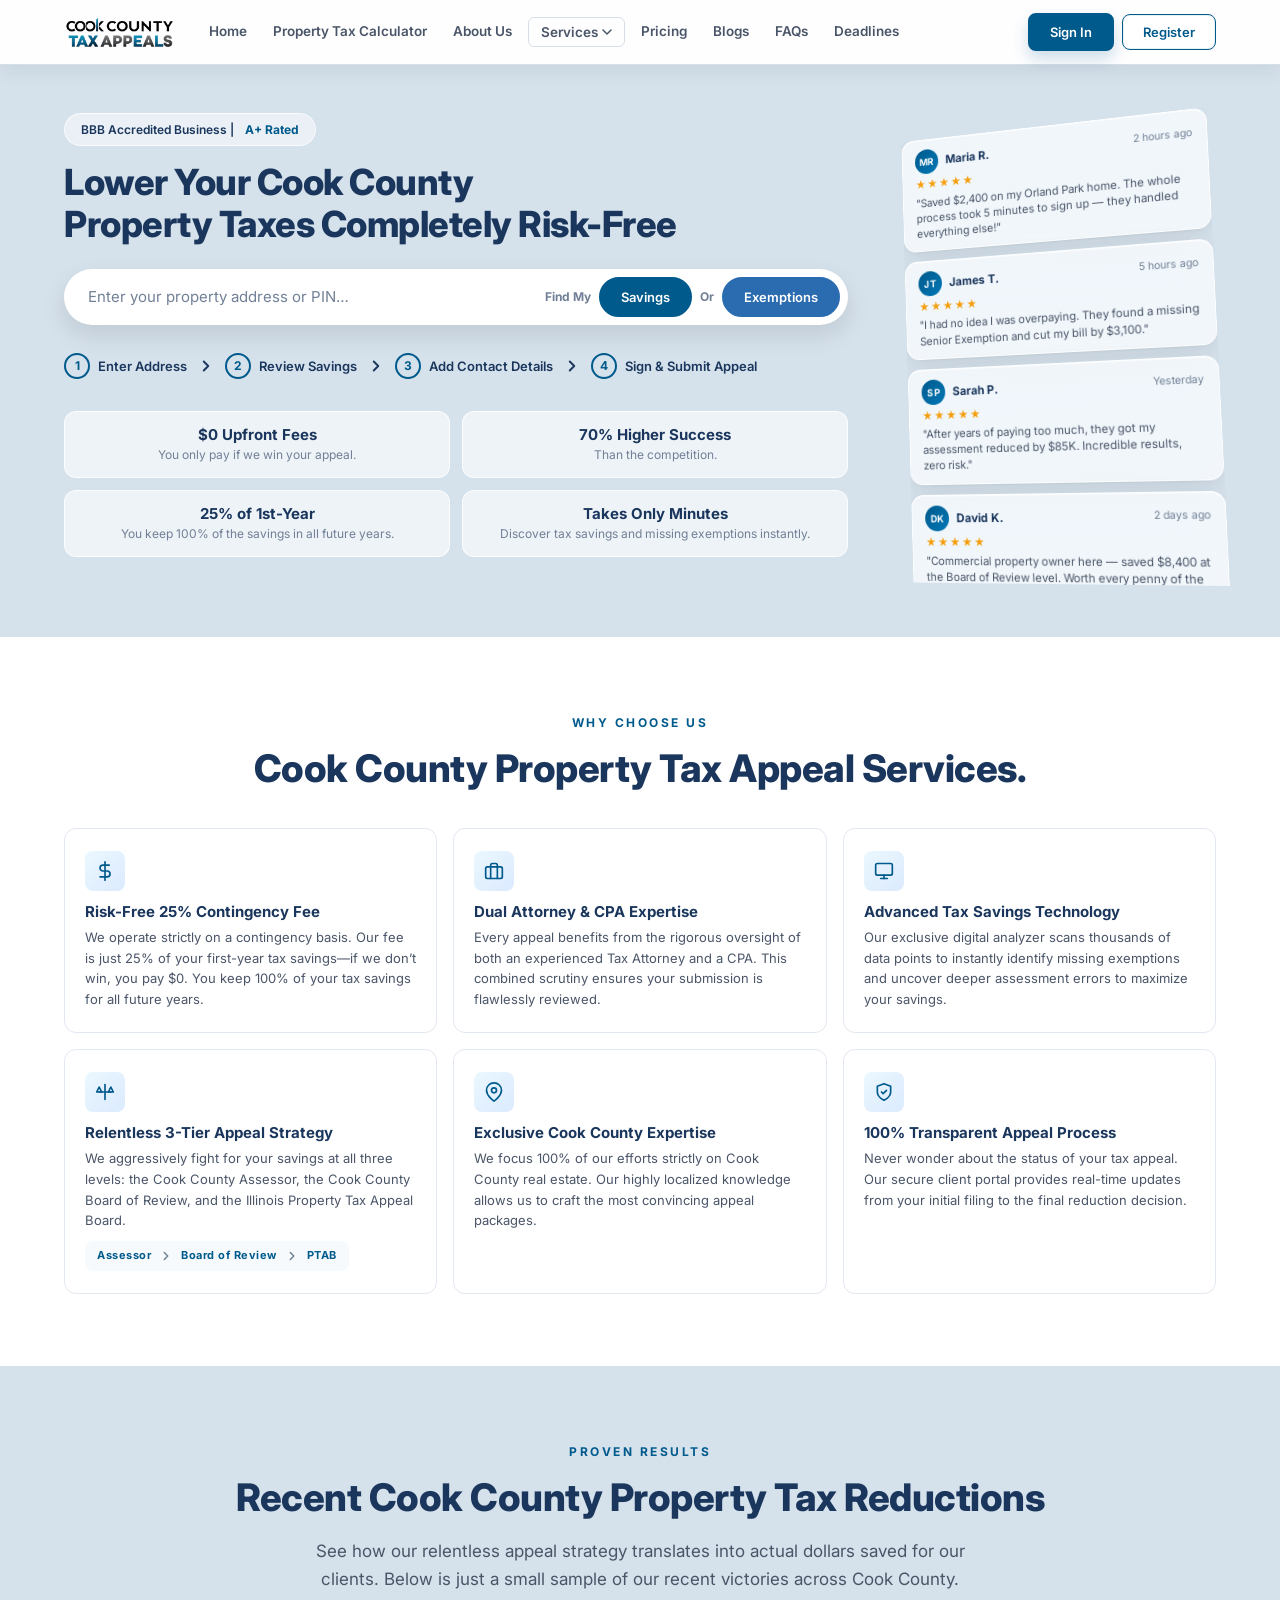
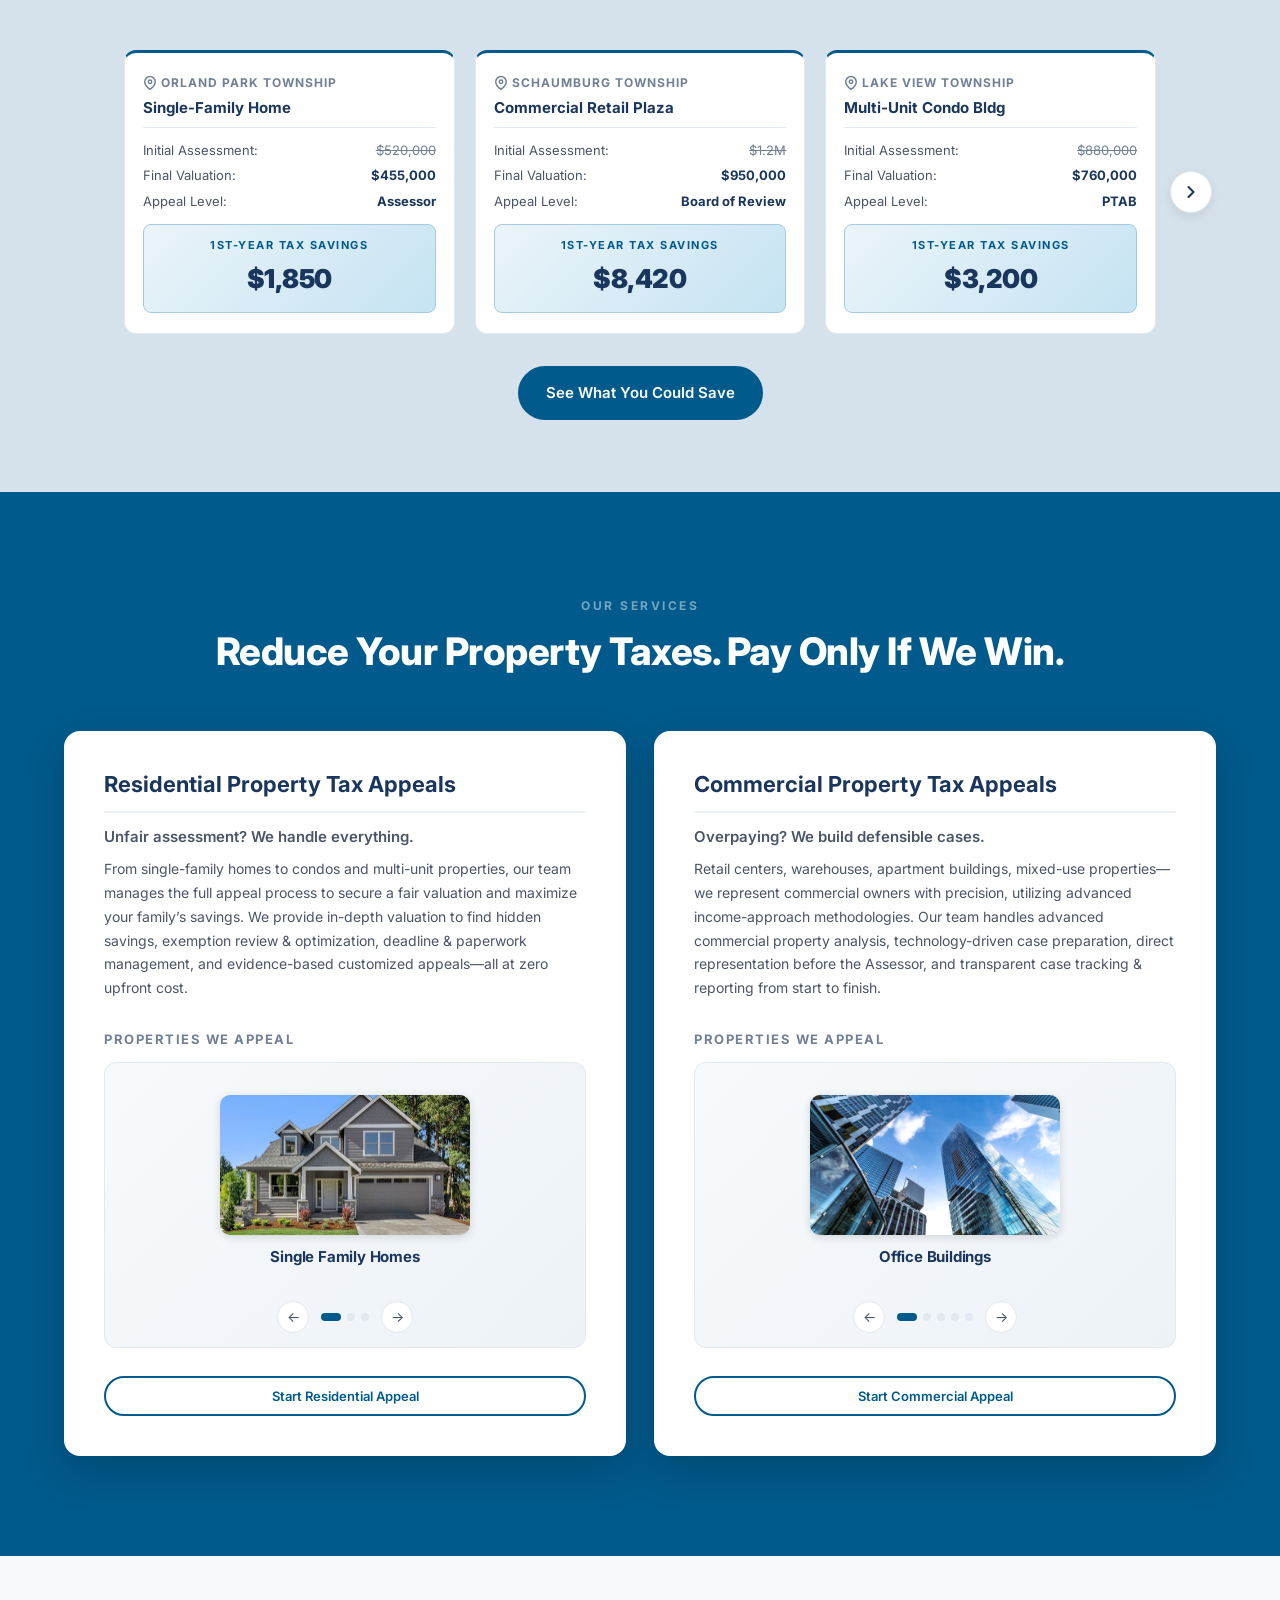
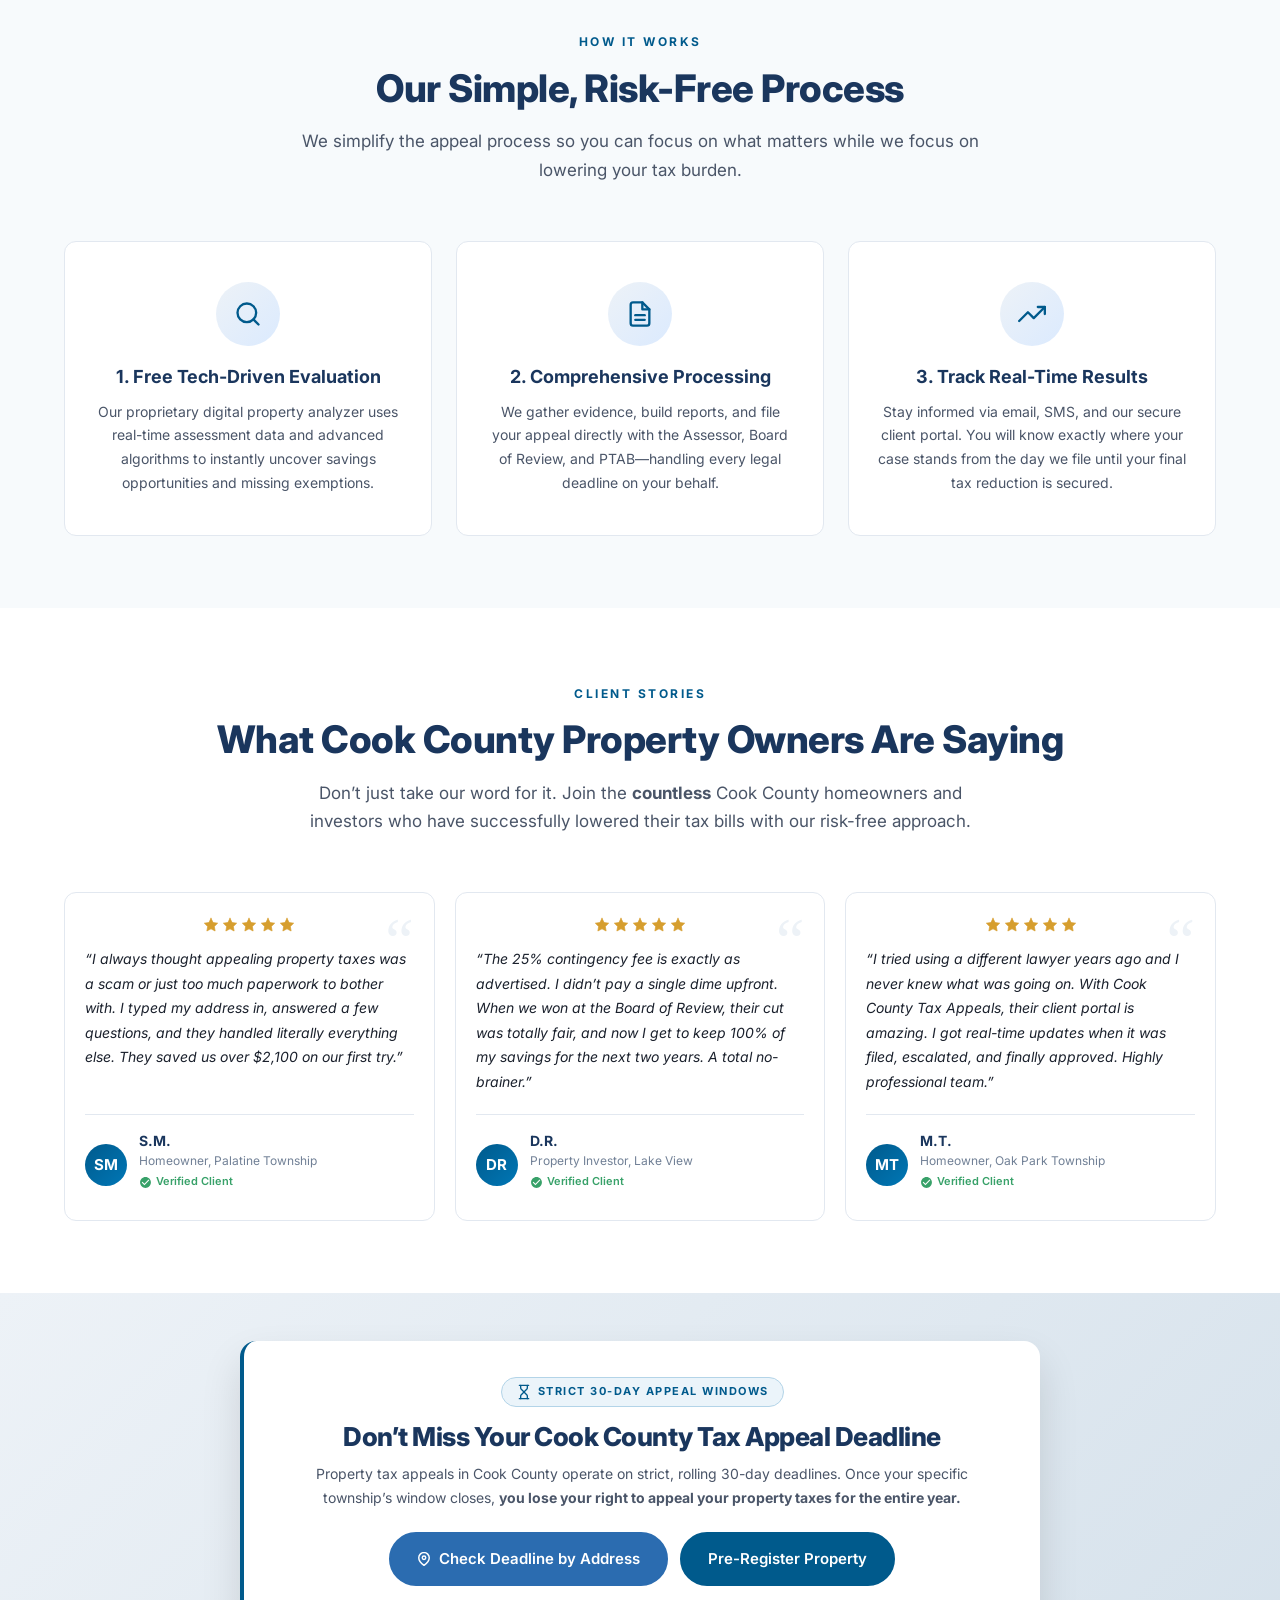
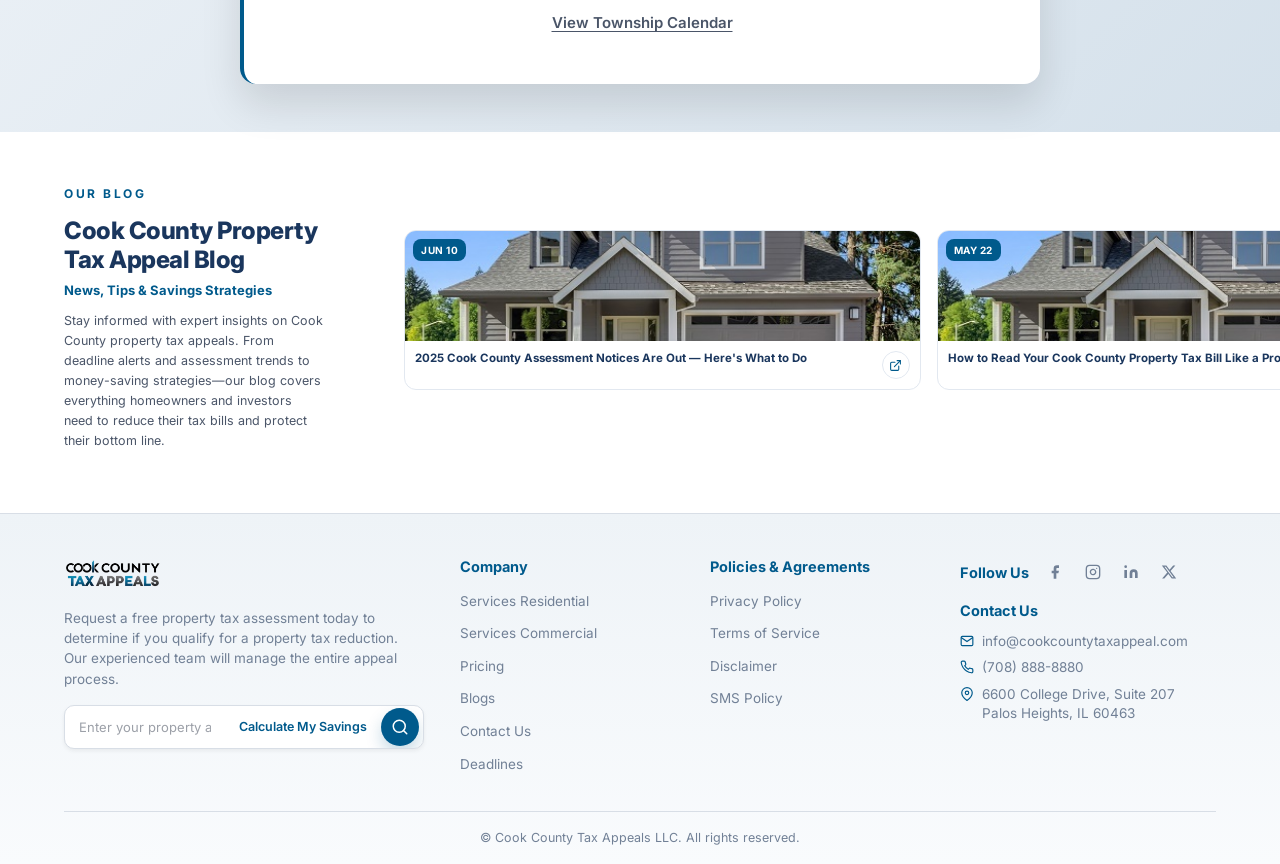
<file: Home/HomePageV2.html>
<!DOCTYPE html>
<html lang="en">
<head>
  <meta charset="UTF-8">
  <meta name="viewport" content="width=device-width, initial-scale=1.0">
  <meta name="description" content="Cook County Tax Appeals LLC uses advanced technology and a 3-tier escalation process to secure maximum property tax reductions. Risk-free, 25% contingency fee.">
  <title>Cook County Property Tax Appeals | Risk-Free Tax Reductions</title>

  <!-- Inter font (distinct from DM Sans used on residential page) -->
  <link rel="preconnect" href="https://fonts.googleapis.com">
  <link rel="preconnect" href="https://fonts.gstatic.com" crossorigin>
  <link href="https://fonts.googleapis.com/css2?family=Inter:wght@400;500;600;700;800;900&display=swap" rel="stylesheet">
  <link rel="stylesheet" href="home.css">

  <script type="application/ld+json">
  {
    "@context": "https://schema.org",
    "@type": "LegalService",
    "name": "Cook County Tax Appeals LLC",
    "description": "Expert property tax appeal services exclusively for Cook County, Illinois. We reduce unfair property tax assessments using proprietary technology and a 3-tier appeal strategy.",
    "areaServed": {
      "@type": "AdministrativeArea",
      "name": "Cook County, Illinois"
    },
    "priceRange": "$0 Upfront (25% Contingency)",
    "telephone": "(708) 888-8880",
    "address": {
      "@type": "PostalAddress",
      "streetAddress": "6600 College Drive, Suite 207",
      "addressLocality": "Palos Heights",
      "addressRegion": "IL",
      "postalCode": "60463"
    }
  }
  </script>
</head>
<body>

  <!-- ═══ NAVBAR ═══ -->
  <header class="navbar" id="navbar">
    <div class="navbar-inner">
      <a href="https://www.cookcountytaxappeal.com/" class="navbar-logo">
        <img src="../media/CCTA.webp" alt="Cook County Tax Appeals" />
      </a>
      <button class="navbar-toggle" id="navToggle" aria-label="Toggle navigation">
        <span></span><span></span><span></span>
      </button>
      <nav class="navbar-nav" id="navMenu">
        <a href="https://www.cookcountytaxappeal.com/" class="nav-link">Home</a>
        <a href="https://www.cookcountytaxappeal.com/property-tax-calculator" class="nav-link">Property Tax Calculator</a>
        <a href="https://www.cookcountytaxappeal.com/cook-county-tax-appeal-about-us" class="nav-link">About Us</a>
        <div class="nav-dropdown">
          <button class="nav-link nav-link--dropdown">Services <svg width="10" height="6" viewBox="0 0 10 6" fill="none"><path d="M1 1L5 5L9 1" stroke="currentColor" stroke-width="1.5" stroke-linecap="round" stroke-linejoin="round"/></svg></button>
          <div class="dropdown-menu">
            <a href="https://www.cookcountytaxappeal.com/cook-county-tax-appeal-services-residential">Residential</a>
            <a href="https://www.cookcountytaxappeal.com/cook-county-tax-appeal-services-commercial">Commercial</a>
          </div>
        </div>
        <a href="https://www.cookcountytaxappeal.com/no-upfront-cost-tax-appeals" class="nav-link">Pricing</a>
        <a href="https://www.cookcountytaxappeal.com/property-tax-appeal-blogs" class="nav-link">Blogs</a>
        <a href="https://www.cookcountytaxappeal.com/cook-county-tax-appeal-faqs" class="nav-link">FAQs</a>
        <a href="https://www.cookcountytaxappeal.com/cook-county-property-tax-appeal-deadlines" class="nav-link">Deadlines</a>
      </nav>
      <div class="navbar-auth">
        <a href="https://www.cookcountytaxappeal.com/?auth=login" class="btn btn-signin">Sign In</a>
        <a href="https://www.cookcountytaxappeal.com/appeal" class="btn btn-register">Register</a>
      </div>
    </div>
  </header>

  <main>

    <!-- ═══ HERO ═══ -->
    <section class="hero" aria-labelledby="hero-heading">
      <div class="container">
        <div class="hero-layout">
          <!-- Left: Main hero content -->
          <div class="hero-content">
            <div class="trust-badge">
              BBB Accredited Business&nbsp;|&nbsp;<strong>A+ Rated</strong>
            </div>

            <h1 id="hero-heading">Lower Your Cook County<br>Property Taxes Completely Risk-Free </h1>

            <div class="search-bar">
              <input type="text" placeholder="Enter your property address or PIN…" aria-label="Enter property address or PIN">
              <span class="divider">Find My</span>
              <button class="btn btn-primary" aria-label="Find Savings">Savings</button>
              <span class="divider">Or</span>
              <button class="btn btn-secondary" aria-label="Find Exemptions">Exemptions</button>
            </div>

            <div class="how-it-works-row">
              <div class="step-item"><div class="step-num">1</div> Enter Address</div>
              <div class="step-arrow" aria-hidden="true"><svg width="18" height="18" viewBox="0 0 24 24" fill="none" stroke="currentColor" stroke-width="2.5" stroke-linecap="round" stroke-linejoin="round"><path d="m9 6 6 6-6 6"/></svg></div>
              <div class="step-item"><div class="step-num">2</div> Review Savings</div>
              <div class="step-arrow" aria-hidden="true"><svg width="18" height="18" viewBox="0 0 24 24" fill="none" stroke="currentColor" stroke-width="2.5" stroke-linecap="round" stroke-linejoin="round"><path d="m9 6 6 6-6 6"/></svg></div>
              <div class="step-item"><div class="step-num">3</div> Add Contact Details</div>
              <div class="step-arrow" aria-hidden="true"><svg width="18" height="18" viewBox="0 0 24 24" fill="none" stroke="currentColor" stroke-width="2.5" stroke-linecap="round" stroke-linejoin="round"><path d="m9 6 6 6-6 6"/></svg></div>
              <div class="step-item"><div class="step-num">4</div> Sign &amp; Submit Appeal</div>
            </div>

            <div class="hero-stats">
              <div class="stat-card">
                <h3>$0 Upfront Fees</h3>
                <p>You only pay if we win your appeal.</p>
              </div>
              <div class="stat-card">
                <h3>70% Higher Success</h3>
                <p>Than the competition.</p>
              </div>
              <div class="stat-card">
                <h3>25% of 1st-Year</h3>
                <p>You keep 100% of the savings in all future years.</p>
              </div>
              <div class="stat-card">
                <h3>Takes Only Minutes</h3>
                <p>Discover tax savings and missing exemptions instantly.</p>
              </div>
            </div>
          </div>

          <!-- Right: iPhone notification-style testimonials -->
          <div class="hero-testimonials">
            <div class="notif-stack">
              <div class="notif-track">
                <div class="notif-card">
                  <div class="notif-header">
                    <div class="notif-avatar">MR</div>
                    <div class="notif-meta">
                      <span class="notif-name">Maria R.</span>
                      <span class="notif-time">2 hours ago</span>
                    </div>
                  </div>
                  <div class="notif-stars">★★★★★</div>
                  <p class="notif-text">"Saved $2,400 on my Orland Park home. The whole process took 5 minutes to sign up — they handled everything else!"</p>
                </div>

                <div class="notif-card">
                  <div class="notif-header">
                    <div class="notif-avatar">JT</div>
                    <div class="notif-meta">
                      <span class="notif-name">James T.</span>
                      <span class="notif-time">5 hours ago</span>
                    </div>
                  </div>
                  <div class="notif-stars">★★★★★</div>
                  <p class="notif-text">"I had no idea I was overpaying. They found a missing Senior Exemption and cut my bill by $3,100."</p>
                </div>

                <div class="notif-card">
                  <div class="notif-header">
                    <div class="notif-avatar">SP</div>
                    <div class="notif-meta">
                      <span class="notif-name">Sarah P.</span>
                      <span class="notif-time">Yesterday</span>
                    </div>
                  </div>
                  <div class="notif-stars">★★★★★</div>
                  <p class="notif-text">"After years of paying too much, they got my assessment reduced by $85K. Incredible results, zero risk."</p>
                </div>

                <div class="notif-card">
                  <div class="notif-header">
                    <div class="notif-avatar">DK</div>
                    <div class="notif-meta">
                      <span class="notif-name">David K.</span>
                      <span class="notif-time">2 days ago</span>
                    </div>
                  </div>
                  <div class="notif-stars">★★★★★</div>
                  <p class="notif-text">"Commercial property owner here — saved $8,400 at the Board of Review level. Worth every penny of the contingency fee."</p>
                </div>

                <div class="notif-card">
                  <div class="notif-header">
                    <div class="notif-avatar">LN</div>
                    <div class="notif-meta">
                      <span class="notif-name">Linda N.</span>
                      <span class="notif-time">3 days ago</span>
                    </div>
                  </div>
                  <div class="notif-stars">★★★★★</div>
                  <p class="notif-text">"The online portal kept me updated the whole time. So professional. Saved $1,950 on my Evanston condo."</p>
                </div>

                <!-- Duplicated for seamless loop -->
                <div class="notif-card">
                  <div class="notif-header">
                    <div class="notif-avatar">MR</div>
                    <div class="notif-meta">
                      <span class="notif-name">Maria R.</span>
                      <span class="notif-time">2 hours ago</span>
                    </div>
                  </div>
                  <div class="notif-stars">★★★★★</div>
                  <p class="notif-text">"Saved $2,400 on my Orland Park home. The whole process took 5 minutes to sign up — they handled everything else!"</p>
                </div>

                <div class="notif-card">
                  <div class="notif-header">
                    <div class="notif-avatar">JT</div>
                    <div class="notif-meta">
                      <span class="notif-name">James T.</span>
                      <span class="notif-time">5 hours ago</span>
                    </div>
                  </div>
                  <div class="notif-stars">★★★★★</div>
                  <p class="notif-text">"I had no idea I was overpaying. They found a missing Senior Exemption and cut my bill by $3,100."</p>
                </div>

                <div class="notif-card">
                  <div class="notif-header">
                    <div class="notif-avatar">SP</div>
                    <div class="notif-meta">
                      <span class="notif-name">Sarah P.</span>
                      <span class="notif-time">Yesterday</span>
                    </div>
                  </div>
                  <div class="notif-stars">★★★★★</div>
                  <p class="notif-text">"After years of paying too much, they got my assessment reduced by $85K. Incredible results, zero risk."</p>
                </div>

                <div class="notif-card">
                  <div class="notif-header">
                    <div class="notif-avatar">DK</div>
                    <div class="notif-meta">
                      <span class="notif-name">David K.</span>
                      <span class="notif-time">2 days ago</span>
                    </div>
                  </div>
                  <div class="notif-stars">★★★★★</div>
                  <p class="notif-text">"Commercial property owner here — saved $8,400 at the Board of Review level. Worth every penny of the contingency fee."</p>
                </div>

                <div class="notif-card">
                  <div class="notif-header">
                    <div class="notif-avatar">LN</div>
                    <div class="notif-meta">
                      <span class="notif-name">Linda N.</span>
                      <span class="notif-time">3 days ago</span>
                    </div>
                  </div>
                  <div class="notif-stars">★★★★★</div>
                  <p class="notif-text">"The online portal kept me updated the whole time. So professional. Saved $1,950 on my Evanston condo."</p>
                </div>
              </div>
            </div>
          </div>
        </div>
      </div>
    </section>


    <!-- ═══ WHY CHOOSE US ═══ -->
    <section class="why-section section-padding" aria-labelledby="why-heading">
      <div class="container">
        <div class="section-header text-center">
          <div class="section-label">Why Choose Us</div>
          <h2 id="why-heading" class="section-title">Cook County Property Tax Appeal Services.</h2>
          
        </div>

        <div class="features-grid">
          <article class="feature-card fade-up">
            <div class="feature-icon"><svg xmlns="http://www.w3.org/2000/svg" width="24" height="24" viewBox="0 0 24 24" fill="none" stroke="currentColor" stroke-width="2" stroke-linecap="round" stroke-linejoin="round"><line x1="12" y1="1" x2="12" y2="23"/><path d="M17 5H9.5a3.5 3.5 0 0 0 0 7h5a3.5 3.5 0 0 1 0 7H6"/></svg></div>
            <h3>Risk-Free 25% Contingency Fee</h3>
            <p>We operate strictly on a contingency basis. Our fee is just 25% of your first-year tax savings—if we don’t win, you pay $0. You keep 100% of your tax savings for all future years.</p>
          </article>

          <article class="feature-card fade-up">
            <div class="feature-icon"><svg xmlns="http://www.w3.org/2000/svg" width="24" height="24" viewBox="0 0 24 24" fill="none" stroke="currentColor" stroke-width="2" stroke-linecap="round" stroke-linejoin="round"><rect x="2" y="7" width="20" height="14" rx="2" ry="2"/><path d="M16 21V5a2 2 0 0 0-2-2h-4a2 2 0 0 0-2 2v16"/></svg></div>
            <h3>Dual Attorney &amp; CPA Expertise</h3>
            <p>Every appeal benefits from the rigorous oversight of both an experienced Tax Attorney and a CPA. This combined scrutiny ensures your submission is flawlessly reviewed.</p>
          </article>

          <article class="feature-card fade-up">
            <div class="feature-icon"><svg xmlns="http://www.w3.org/2000/svg" width="24" height="24" viewBox="0 0 24 24" fill="none" stroke="currentColor" stroke-width="2" stroke-linecap="round" stroke-linejoin="round"><rect x="2" y="3" width="20" height="14" rx="2" ry="2"/><line x1="8" y1="21" x2="16" y2="21"/><line x1="12" y1="17" x2="12" y2="21"/></svg></div>
            <h3>Advanced Tax Savings Technology</h3>
            <p>Our exclusive digital analyzer scans thousands of data points to instantly identify missing exemptions and uncover deeper assessment errors to maximize your savings.</p>
          </article>

          <article class="feature-card fade-up">
            <div class="feature-icon"><svg xmlns="http://www.w3.org/2000/svg" width="24" height="24" viewBox="0 0 24 24" fill="none" stroke="currentColor" stroke-width="2" stroke-linecap="round" stroke-linejoin="round"><path d="M12 3v18"/><path d="M5 12H2l3-6 3 6H5z"/><path d="M19 12h-3l3-6 3 6h-3z"/><path d="M5 12h14"/></svg></div>
            <h3>Relentless 3-Tier Appeal Strategy</h3>
            <p>We aggressively fight for your savings at all three levels: the Cook County Assessor, the Cook County Board of Review, and the Illinois Property Tax Appeal Board.</p>
            <div class="tier-tag">Assessor <span class="arrow"><svg xmlns="http://www.w3.org/2000/svg" width="14" height="14" viewBox="0 0 24 24" fill="none" stroke="currentColor" stroke-width="2.5" stroke-linecap="round" stroke-linejoin="round" style="display:inline;vertical-align:middle;margin:0 2px"><path d="m9 6 6 6-6 6"/></svg></span> Board of Review <span class="arrow"><svg xmlns="http://www.w3.org/2000/svg" width="14" height="14" viewBox="0 0 24 24" fill="none" stroke="currentColor" stroke-width="2.5" stroke-linecap="round" stroke-linejoin="round" style="display:inline;vertical-align:middle;margin:0 2px"><path d="m9 6 6 6-6 6"/></svg></span> PTAB</div>
          </article>

          <article class="feature-card fade-up">
            <div class="feature-icon"><svg xmlns="http://www.w3.org/2000/svg" width="24" height="24" viewBox="0 0 24 24" fill="none" stroke="currentColor" stroke-width="2" stroke-linecap="round" stroke-linejoin="round"><path d="M21 10c0 7-9 13-9 13s-9-6-9-13a9 9 0 0 1 18 0z"/><circle cx="12" cy="10" r="3"/></svg></div>
            <h3>Exclusive Cook County Expertise</h3>
            <p>We focus 100% of our efforts strictly on Cook County real estate. Our highly localized knowledge allows us to craft the most convincing appeal packages.</p>
          </article>

          <article class="feature-card fade-up">
            <div class="feature-icon"><svg xmlns="http://www.w3.org/2000/svg" width="24" height="24" viewBox="0 0 24 24" fill="none" stroke="currentColor" stroke-width="2" stroke-linecap="round" stroke-linejoin="round"><path d="M12 22s8-4 8-10V5l-8-3-8 3v7c0 6 8 10 8 10z"/><path d="m9 12 2 2 4-4"/></svg></div>
            <h3>100% Transparent Appeal Process</h3>
            <p>Never wonder about the status of your tax appeal. Our secure client portal provides real-time updates from your initial filing to the final reduction decision.</p>
          </article>
        </div>
      </div>
    </section>



    <!-- ═══ RECENT WINS ═══ -->
    <section class="wins-section section-padding text-center" aria-labelledby="wins-heading">
      <div class="container">
        <div class="section-header">
          <div class="section-label">Proven Results</div>
          <h2 id="wins-heading" class="section-title">Recent Cook County Property Tax Reductions</h2>
          <p class="section-subtitle">See how our relentless appeal strategy translates into actual dollars saved for our clients. Below is just a small sample of our recent victories across Cook County.</p>
        </div>

        <div class="wins-carousel" id="winsCarousel">
          <button class="wins-arrow prev" aria-label="Previous results">
            <svg viewBox="0 0 24 24" fill="none" stroke="currentColor" stroke-width="2.5" stroke-linecap="round" stroke-linejoin="round"><path d="m15 18-6-6 6-6"/></svg>
          </button>
          <div class="wins-carousel-viewport">
          <div class="wins-carousel-track">
          <article class="win-card fade-up">
            <div class="win-location"><svg xmlns="http://www.w3.org/2000/svg" width="14" height="14" viewBox="0 0 24 24" fill="none" stroke="currentColor" stroke-width="2.5" stroke-linecap="round" stroke-linejoin="round"><path d="M21 10c0 7-9 13-9 13s-9-6-9-13a9 9 0 0 1 18 0z"/><circle cx="12" cy="10" r="3"/></svg> Orland Park Township</div>
            <h3 class="win-type">Single-Family Home</h3>
            <div class="win-stat-row"><span>Initial Assessment:</span><span class="win-stat-value strike">$520,000</span></div>
            <div class="win-stat-row"><span>Final Valuation:</span><span class="win-stat-value">$455,000</span></div>
            <div class="win-stat-row"><span>Appeal Level:</span><span class="win-stat-value">Assessor</span></div>
            <div class="win-savings">
              <div class="win-savings-label">1st-Year Tax Savings</div>
              <div class="win-savings-amount">$1,850</div>
            </div>
          </article>

          <article class="win-card fade-up">
            <div class="win-location"><svg xmlns="http://www.w3.org/2000/svg" width="14" height="14" viewBox="0 0 24 24" fill="none" stroke="currentColor" stroke-width="2.5" stroke-linecap="round" stroke-linejoin="round"><path d="M21 10c0 7-9 13-9 13s-9-6-9-13a9 9 0 0 1 18 0z"/><circle cx="12" cy="10" r="3"/></svg> Schaumburg Township</div>
            <h3 class="win-type">Commercial Retail Plaza</h3>
            <div class="win-stat-row"><span>Initial Assessment:</span><span class="win-stat-value strike">$1.2M</span></div>
            <div class="win-stat-row"><span>Final Valuation:</span><span class="win-stat-value">$950,000</span></div>
            <div class="win-stat-row"><span>Appeal Level:</span><span class="win-stat-value">Board of Review</span></div>
            <div class="win-savings">
              <div class="win-savings-label">1st-Year Tax Savings</div>
              <div class="win-savings-amount">$8,420</div>
            </div>
          </article>

          <article class="win-card fade-up">
            <div class="win-location"><svg xmlns="http://www.w3.org/2000/svg" width="14" height="14" viewBox="0 0 24 24" fill="none" stroke="currentColor" stroke-width="2.5" stroke-linecap="round" stroke-linejoin="round"><path d="M21 10c0 7-9 13-9 13s-9-6-9-13a9 9 0 0 1 18 0z"/><circle cx="12" cy="10" r="3"/></svg> Lake View Township</div>
            <h3 class="win-type">Multi-Unit Condo Bldg</h3>
            <div class="win-stat-row"><span>Initial Assessment:</span><span class="win-stat-value strike">$880,000</span></div>
            <div class="win-stat-row"><span>Final Valuation:</span><span class="win-stat-value">$760,000</span></div>
            <div class="win-stat-row"><span>Appeal Level:</span><span class="win-stat-value">PTAB</span></div>
            <div class="win-savings">
              <div class="win-savings-label">1st-Year Tax Savings</div>
              <div class="win-savings-amount">$3,200</div>
            </div>
          </article>

          <article class="win-card">
            <div class="win-location"><svg xmlns="http://www.w3.org/2000/svg" width="14" height="14" viewBox="0 0 24 24" fill="none" stroke="currentColor" stroke-width="2.5" stroke-linecap="round" stroke-linejoin="round"><path d="M21 10c0 7-9 13-9 13s-9-6-9-13a9 9 0 0 1 18 0z"/><circle cx="12" cy="10" r="3"/></svg> Palatine Township</div>
            <h3 class="win-type">Townhome</h3>
            <div class="win-stat-row"><span>Initial Assessment:</span><span class="win-stat-value strike">$340,000</span></div>
            <div class="win-stat-row"><span>Final Valuation:</span><span class="win-stat-value">$285,000</span></div>
            <div class="win-stat-row"><span>Appeal Level:</span><span class="win-stat-value">Board of Review</span></div>
            <div class="win-savings">
              <div class="win-savings-label">1st-Year Tax Savings</div>
              <div class="win-savings-amount">$1,540</div>
            </div>
          </article>

          <article class="win-card">
            <div class="win-location"><svg xmlns="http://www.w3.org/2000/svg" width="14" height="14" viewBox="0 0 24 24" fill="none" stroke="currentColor" stroke-width="2.5" stroke-linecap="round" stroke-linejoin="round"><path d="M21 10c0 7-9 13-9 13s-9-6-9-13a9 9 0 0 1 18 0z"/><circle cx="12" cy="10" r="3"/></svg> Evanston Township</div>
            <h3 class="win-type">Industrial Warehouse</h3>
            <div class="win-stat-row"><span>Initial Assessment:</span><span class="win-stat-value strike">$2.1M</span></div>
            <div class="win-stat-row"><span>Final Valuation:</span><span class="win-stat-value">$1.65M</span></div>
            <div class="win-stat-row"><span>Appeal Level:</span><span class="win-stat-value">PTAB</span></div>
            <div class="win-savings">
              <div class="win-savings-label">1st-Year Tax Savings</div>
              <div class="win-savings-amount">$14,200</div>
            </div>
          </article>

          <article class="win-card">
            <div class="win-location"><svg xmlns="http://www.w3.org/2000/svg" width="14" height="14" viewBox="0 0 24 24" fill="none" stroke="currentColor" stroke-width="2.5" stroke-linecap="round" stroke-linejoin="round"><path d="M21 10c0 7-9 13-9 13s-9-6-9-13a9 9 0 0 1 18 0z"/><circle cx="12" cy="10" r="3"/></svg> Worth Township</div>
            <h3 class="win-type">Office Building</h3>
            <div class="win-stat-row"><span>Initial Assessment:</span><span class="win-stat-value strike">$720,000</span></div>
            <div class="win-stat-row"><span>Final Valuation:</span><span class="win-stat-value">$580,000</span></div>
            <div class="win-stat-row"><span>Appeal Level:</span><span class="win-stat-value">Assessor</span></div>
            <div class="win-savings">
              <div class="win-savings-label">1st-Year Tax Savings</div>
              <div class="win-savings-amount">$4,760</div>
            </div>
          </article>

          <article class="win-card">
            <div class="win-location"><svg xmlns="http://www.w3.org/2000/svg" width="14" height="14" viewBox="0 0 24 24" fill="none" stroke="currentColor" stroke-width="2.5" stroke-linecap="round" stroke-linejoin="round"><path d="M21 10c0 7-9 13-9 13s-9-6-9-13a9 9 0 0 1 18 0z"/><circle cx="12" cy="10" r="3"/></svg> Thornton Township</div>
            <h3 class="win-type">Senior Homeowner</h3>
            <div class="win-stat-row"><span>Initial Assessment:</span><span class="win-stat-value strike">$280,000</span></div>
            <div class="win-stat-row"><span>Final Valuation:</span><span class="win-stat-value">$215,000</span></div>
            <div class="win-stat-row"><span>Appeal Level:</span><span class="win-stat-value">Assessor</span></div>
            <div class="win-savings">
              <div class="win-savings-label">1st-Year Tax Savings</div>
              <div class="win-savings-amount">$1,820</div>
            </div>
          </article>

          <article class="win-card">
            <div class="win-location"><svg xmlns="http://www.w3.org/2000/svg" width="14" height="14" viewBox="0 0 24 24" fill="none" stroke="currentColor" stroke-width="2.5" stroke-linecap="round" stroke-linejoin="round"><path d="M21 10c0 7-9 13-9 13s-9-6-9-13a9 9 0 0 1 18 0z"/><circle cx="12" cy="10" r="3"/></svg> Elk Grove Township</div>
            <h3 class="win-type">Mixed-Use Property</h3>
            <div class="win-stat-row"><span>Initial Assessment:</span><span class="win-stat-value strike">$1.5M</span></div>
            <div class="win-stat-row"><span>Final Valuation:</span><span class="win-stat-value">$1.18M</span></div>
            <div class="win-stat-row"><span>Appeal Level:</span><span class="win-stat-value">PTAB</span></div>
            <div class="win-savings">
              <div class="win-savings-label">1st-Year Tax Savings</div>
              <div class="win-savings-amount">$10,680</div>
            </div>
          </article>

          <article class="win-card">
            <div class="win-location"><svg xmlns="http://www.w3.org/2000/svg" width="14" height="14" viewBox="0 0 24 24" fill="none" stroke="currentColor" stroke-width="2.5" stroke-linecap="round" stroke-linejoin="round"><path d="M21 10c0 7-9 13-9 13s-9-6-9-13a9 9 0 0 1 18 0z"/><circle cx="12" cy="10" r="3"/></svg> Riverside Township</div>
            <h3 class="win-type">Luxury Condo</h3>
            <div class="win-stat-row"><span>Initial Assessment:</span><span class="win-stat-value strike">$680,000</span></div>
            <div class="win-stat-row"><span>Final Valuation:</span><span class="win-stat-value">$545,000</span></div>
            <div class="win-stat-row"><span>Appeal Level:</span><span class="win-stat-value">Board of Review</span></div>
            <div class="win-savings">
              <div class="win-savings-label">1st-Year Tax Savings</div>
              <div class="win-savings-amount">$3,840</div>
            </div>
          </article>

          <article class="win-card">
            <div class="win-location"><svg xmlns="http://www.w3.org/2000/svg" width="14" height="14" viewBox="0 0 24 24" fill="none" stroke="currentColor" stroke-width="2.5" stroke-linecap="round" stroke-linejoin="round"><path d="M21 10c0 7-9 13-9 13s-9-6-9-13a9 9 0 0 1 18 0z"/><circle cx="12" cy="10" r="3"/></svg> Lemont Township</div>
            <h3 class="win-type">Vacant Land</h3>
            <div class="win-stat-row"><span>Initial Assessment:</span><span class="win-stat-value strike">$410,000</span></div>
            <div class="win-stat-row"><span>Final Valuation:</span><span class="win-stat-value">$310,000</span></div>
            <div class="win-stat-row"><span>Appeal Level:</span><span class="win-stat-value">Board of Review</span></div>
            <div class="win-savings">
              <div class="win-savings-label">1st-Year Tax Savings</div>
              <div class="win-savings-amount">$2,680</div>
            </div>
          </article>

          <article class="win-card">
            <div class="win-location"><svg xmlns="http://www.w3.org/2000/svg" width="14" height="14" viewBox="0 0 24 24" fill="none" stroke="currentColor" stroke-width="2.5" stroke-linecap="round" stroke-linejoin="round"><path d="M21 10c0 7-9 13-9 13s-9-6-9-13a9 9 0 0 1 18 0z"/><circle cx="12" cy="10" r="3"/></svg> Norwood Park Township</div>
            <h3 class="win-type">Two-Flat</h3>
            <div class="win-stat-row"><span>Initial Assessment:</span><span class="win-stat-value strike">$490,000</span></div>
            <div class="win-stat-row"><span>Final Valuation:</span><span class="win-stat-value">$395,000</span></div>
            <div class="win-stat-row"><span>Appeal Level:</span><span class="win-stat-value">Assessor</span></div>
            <div class="win-savings">
              <div class="win-savings-label">1st-Year Tax Savings</div>
              <div class="win-savings-amount">$2,540</div>
            </div>
          </article>

          <article class="win-card">
            <div class="win-location"><svg xmlns="http://www.w3.org/2000/svg" width="14" height="14" viewBox="0 0 24 24" fill="none" stroke="currentColor" stroke-width="2.5" stroke-linecap="round" stroke-linejoin="round"><path d="M21 10c0 7-9 13-9 13s-9-6-9-13a9 9 0 0 1 18 0z"/><circle cx="12" cy="10" r="3"/></svg> Bloom Township</div>
            <h3 class="win-type">Medical Office</h3>
            <div class="win-stat-row"><span>Initial Assessment:</span><span class="win-stat-value strike">$960,000</span></div>
            <div class="win-stat-row"><span>Final Valuation:</span><span class="win-stat-value">$740,000</span></div>
            <div class="win-stat-row"><span>Appeal Level:</span><span class="win-stat-value">PTAB</span></div>
            <div class="win-savings">
              <div class="win-savings-label">1st-Year Tax Savings</div>
              <div class="win-savings-amount">$6,920</div>
            </div>
          </article>
          </div>
          </div>
          <button class="wins-arrow next" aria-label="Next results">
            <svg viewBox="0 0 24 24" fill="none" stroke="currentColor" stroke-width="2.5" stroke-linecap="round" stroke-linejoin="round"><path d="m9 18 6-6-6-6"/></svg>
          </button>
        </div>

        <a href="https://www.cookcountytaxappeal.com/appeal" class="btn btn-primary">See What You Could Save</a>
      </div>
    </section>


   


    <!-- ═══ SERVICES ═══ -->
    <section class="services-section text-center" aria-labelledby="services-heading">
      <div class="container">
        <div class="section-header">
          <div class="section-label">Our Services</div>
          <h2 id="services-heading" class="section-title">Reduce Your Property Taxes. Pay Only If We Win.</h2>
          <!-- <p class="section-subtitle">No upfront fees. No risk. Just strategic, data-driven results tailored to your property type.</p> -->
        </div>

        <div class="services-grid">
          <div class="service-card fade-up">
            <h3> <a href="https://www.cookcountytaxappeal.com/cook-county-tax-appeal-services-residential">Residential Property Tax Appeals</a></h3>
            <p class="service-intro">Unfair assessment? We handle everything.</p>
            <p>From single-family homes to condos and multi-unit properties, our team manages the full appeal process to secure a fair valuation and maximize your family’s savings. We provide in-depth valuation to find hidden savings, exemption review &amp; optimization, deadline &amp; paperwork management, and evidence-based customized appeals—all at zero upfront cost.</p>

            <div class="property-types">
              <h4>Properties We Appeal</h4>
              <div class="property-carousel" data-carousel="residential">
                <div class="carousel-track">
                  <div class="property-slide">
                    <img src="../media/home.jpeg" alt="Single Family Home" class="property-img" loading="lazy">
                    <span>Single Family Homes</span>
                  </div>
                  <div class="property-slide">
                    <img src="../residentailHouse.jpg" alt="Condos and Townhomes" class="property-img" loading="lazy">
                    <span>Condos &amp; Townhomes</span>
                  </div>
                  <div class="property-slide">
                    <img src="../media/Multi-Unit%20Residential.jpg" alt="Multi-Unit Residential Building" class="property-img" loading="lazy">
                    <span>Multi-Unit Residential</span>
                  </div>
                </div>
                <div class="carousel-nav">
                  <button class="carousel-btn prev" aria-label="Previous">←</button>
                  <div class="carousel-dots"></div>
                  <button class="carousel-btn next" aria-label="Next">→</button>
                </div>
              </div>
            </div>

            <a href="https://www.cookcountytaxappeal.com/appeal" class="btn btn-outline">Start Residential Appeal</a>
          </div>

          <div class="service-card fade-up">
            <h3><a href="https://www.cookcountytaxappeal.com/cook-county-tax-appeal-services-commercial">Commercial Property Tax Appeals</a></h3>
            <p class="service-intro">Overpaying? We build defensible cases.</p>
            <p>Retail centers, warehouses, apartment buildings, mixed-use properties—we represent commercial owners with precision, utilizing advanced income-approach methodologies. Our team handles advanced commercial property analysis, technology-driven case preparation, direct representation before the Assessor, and transparent case tracking &amp; reporting from start to finish.</p>

            <div class="property-types">
              <h4>Properties We Appeal</h4>
              <div class="property-carousel" data-carousel="commercial">
                <div class="carousel-track">
                  <div class="property-slide">
                    <img src="../media/Office%20Buildings.jpg" alt="Office Building" class="property-img" loading="lazy">
                    <span>Office Buildings</span>
                  </div>
                  <div class="property-slide">
                    <img src="../ref1/v4/house3.avif" alt="Retail and Shopping Center" class="property-img" loading="lazy">
                    <span>Retail &amp; Shopping Centers</span>
                  </div>
                  <div class="property-slide">
                    <img src="../media/Industrial%20Properties.jpg" alt="Industrial Property" class="property-img" loading="lazy">
                    <span>Industrial Properties</span>
                  </div>
                  <div class="property-slide">
                    <img src="../media/Multi-Unit%20Residential.jpg" alt="Apartment Building" class="property-img" loading="lazy">
                    <span>Apartment Buildings</span>
                  </div>
                  <div class="property-slide">
                    <img src="../media/indistry.jpg" alt="Mixed-Use Property" class="property-img" loading="lazy">
                    <span>Mixed-Use Properties</span>
                  </div>
                </div>
                <div class="carousel-nav">
                  <button class="carousel-btn prev" aria-label="Previous">←</button>
                  <div class="carousel-dots"></div>
                  <button class="carousel-btn next" aria-label="Next">→</button>
                </div>
              </div>
            </div>

            <a href="https://www.cookcountytaxappeal.com/appeal" class="btn btn-outline">Start Commercial Appeal</a>
          </div>
        </div>
      </div>
    </section>


    <!-- ═══ PROCESS ═══ -->
    <section class="process-section section-padding" aria-labelledby="process-heading">
      <div class="container">
        <div class="section-header text-center">
          <div class="section-label">How It Works</div>
          <h2 id="process-heading" class="section-title">Our Simple, Risk-Free Process</h2>
          <p class="section-subtitle">We simplify the appeal process so you can focus on what matters while we focus on lowering your tax burden.</p>
        </div>

        <div class="process-grid">
          <div class="process-step fade-up">
            <div class="process-icon"><svg xmlns="http://www.w3.org/2000/svg" width="24" height="24" viewBox="0 0 24 24" fill="none" stroke="currentColor" stroke-width="2" stroke-linecap="round" stroke-linejoin="round"><circle cx="11" cy="11" r="8"/><line x1="21" y1="21" x2="16.65" y2="16.65"/></svg></div>
            <h3>1. Free Tech-Driven Evaluation</h3>
            <p>Our proprietary digital property analyzer uses real-time assessment data and advanced algorithms to instantly uncover savings opportunities and missing exemptions.</p>
          </div>
          <div class="process-step fade-up">
            <div class="process-icon"><svg xmlns="http://www.w3.org/2000/svg" width="24" height="24" viewBox="0 0 24 24" fill="none" stroke="currentColor" stroke-width="2" stroke-linecap="round" stroke-linejoin="round"><path d="M14 2H6a2 2 0 0 0-2 2v16a2 2 0 0 0 2 2h12a2 2 0 0 0 2-2V8z"/><polyline points="14 2 14 8 20 8"/><line x1="16" y1="13" x2="8" y2="13"/><line x1="16" y1="17" x2="8" y2="17"/></svg></div>
            <h3>2. Comprehensive Processing</h3>
            <p>We gather evidence, build reports, and file your appeal directly with the Assessor, Board of Review, and PTAB—handling every legal deadline on your behalf.</p>
          </div>
          <div class="process-step fade-up">
            <div class="process-icon"><svg xmlns="http://www.w3.org/2000/svg" width="24" height="24" viewBox="0 0 24 24" fill="none" stroke="currentColor" stroke-width="2" stroke-linecap="round" stroke-linejoin="round"><polyline points="23 6 13.5 15.5 8.5 10.5 1 18"/><polyline points="17 6 23 6 23 12"/></svg></div>
            <h3>3. Track Real-Time Results</h3>
            <p>Stay informed via email, SMS, and our secure client portal. You will know exactly where your case stands from the day we file until your final tax reduction is secured.</p>
          </div>
        </div>
      </div>
    </section>

    <!-- ═══ TESTIMONIALS ═══ -->
    <section class="testimonials-section section-padding text-center" aria-labelledby="testimonials-heading">
      <div class="container">
        <div class="section-header">
          <div class="section-label">Client Stories</div>
          <h2 id="testimonials-heading" class="section-title">What Cook County Property Owners Are Saying</h2>
          <p class="section-subtitle">Don’t just take our word for it. Join the <strong>countless</strong> Cook County homeowners and investors who have successfully lowered their tax bills with our risk-free approach.</p>
        </div>

        <div class="testimonials-grid">
          <article class="testimonial-card fade-up">
            <span class="quote-mark">“</span>
            <div class="stars"><svg xmlns="http://www.w3.org/2000/svg" width="16" height="16" viewBox="0 0 24 24" fill="currentColor" stroke="currentColor" stroke-width="1" stroke-linecap="round" stroke-linejoin="round"><polygon points="12 2 15.09 8.26 22 9.27 17 14.14 18.18 21.02 12 17.77 5.82 21.02 7 14.14 2 9.27 8.91 8.26 12 2"/></svg><svg xmlns="http://www.w3.org/2000/svg" width="16" height="16" viewBox="0 0 24 24" fill="currentColor" stroke="currentColor" stroke-width="1" stroke-linecap="round" stroke-linejoin="round"><polygon points="12 2 15.09 8.26 22 9.27 17 14.14 18.18 21.02 12 17.77 5.82 21.02 7 14.14 2 9.27 8.91 8.26 12 2"/></svg><svg xmlns="http://www.w3.org/2000/svg" width="16" height="16" viewBox="0 0 24 24" fill="currentColor" stroke="currentColor" stroke-width="1" stroke-linecap="round" stroke-linejoin="round"><polygon points="12 2 15.09 8.26 22 9.27 17 14.14 18.18 21.02 12 17.77 5.82 21.02 7 14.14 2 9.27 8.91 8.26 12 2"/></svg><svg xmlns="http://www.w3.org/2000/svg" width="16" height="16" viewBox="0 0 24 24" fill="currentColor" stroke="currentColor" stroke-width="1" stroke-linecap="round" stroke-linejoin="round"><polygon points="12 2 15.09 8.26 22 9.27 17 14.14 18.18 21.02 12 17.77 5.82 21.02 7 14.14 2 9.27 8.91 8.26 12 2"/></svg><svg xmlns="http://www.w3.org/2000/svg" width="16" height="16" viewBox="0 0 24 24" fill="currentColor" stroke="currentColor" stroke-width="1" stroke-linecap="round" stroke-linejoin="round"><polygon points="12 2 15.09 8.26 22 9.27 17 14.14 18.18 21.02 12 17.77 5.82 21.02 7 14.14 2 9.27 8.91 8.26 12 2"/></svg></div>
            <p class="quote-text">“I always thought appealing property taxes was a scam or just too much paperwork to bother with. I typed my address in, answered a few questions, and they handled literally everything else. They saved us over $2,100 on our first try.”</p>
            <div class="client-info">
              <div class="client-avatar">SM</div>
              <div class="client-details">
                <h4>S.M.</h4>
                <p>Homeowner, Palatine Township</p>
                <div class="verified-badge">
                  <svg viewBox="0 0 24 24"><path d="M12 2C6.48 2 2 6.48 2 12s4.48 10 10 10 10-4.48 10-10S17.52 2 12 2zm-2 15l-5-5 1.41-1.41L10 14.17l7.59-7.59L19 8l-9 9z"/></svg>
                  Verified Client
                </div>
              </div>
            </div>
          </article>

          <article class="testimonial-card fade-up">
            <span class="quote-mark">“</span>
            <div class="stars"><svg xmlns="http://www.w3.org/2000/svg" width="16" height="16" viewBox="0 0 24 24" fill="currentColor" stroke="currentColor" stroke-width="1" stroke-linecap="round" stroke-linejoin="round"><polygon points="12 2 15.09 8.26 22 9.27 17 14.14 18.18 21.02 12 17.77 5.82 21.02 7 14.14 2 9.27 8.91 8.26 12 2"/></svg><svg xmlns="http://www.w3.org/2000/svg" width="16" height="16" viewBox="0 0 24 24" fill="currentColor" stroke="currentColor" stroke-width="1" stroke-linecap="round" stroke-linejoin="round"><polygon points="12 2 15.09 8.26 22 9.27 17 14.14 18.18 21.02 12 17.77 5.82 21.02 7 14.14 2 9.27 8.91 8.26 12 2"/></svg><svg xmlns="http://www.w3.org/2000/svg" width="16" height="16" viewBox="0 0 24 24" fill="currentColor" stroke="currentColor" stroke-width="1" stroke-linecap="round" stroke-linejoin="round"><polygon points="12 2 15.09 8.26 22 9.27 17 14.14 18.18 21.02 12 17.77 5.82 21.02 7 14.14 2 9.27 8.91 8.26 12 2"/></svg><svg xmlns="http://www.w3.org/2000/svg" width="16" height="16" viewBox="0 0 24 24" fill="currentColor" stroke="currentColor" stroke-width="1" stroke-linecap="round" stroke-linejoin="round"><polygon points="12 2 15.09 8.26 22 9.27 17 14.14 18.18 21.02 12 17.77 5.82 21.02 7 14.14 2 9.27 8.91 8.26 12 2"/></svg><svg xmlns="http://www.w3.org/2000/svg" width="16" height="16" viewBox="0 0 24 24" fill="currentColor" stroke="currentColor" stroke-width="1" stroke-linecap="round" stroke-linejoin="round"><polygon points="12 2 15.09 8.26 22 9.27 17 14.14 18.18 21.02 12 17.77 5.82 21.02 7 14.14 2 9.27 8.91 8.26 12 2"/></svg></div>
            <p class="quote-text">“The 25% contingency fee is exactly as advertised. I didn’t pay a single dime upfront. When we won at the Board of Review, their cut was totally fair, and now I get to keep 100% of my savings for the next two years. A total no-brainer.”</p>
            <div class="client-info">
              <div class="client-avatar">DR</div>
              <div class="client-details">
                <h4>D.R.</h4>
                <p>Property Investor, Lake View</p>
                <div class="verified-badge">
                  <svg viewBox="0 0 24 24"><path d="M12 2C6.48 2 2 6.48 2 12s4.48 10 10 10 10-4.48 10-10S17.52 2 12 2zm-2 15l-5-5 1.41-1.41L10 14.17l7.59-7.59L19 8l-9 9z"/></svg>
                  Verified Client
                </div>
              </div>
            </div>
          </article>

          <article class="testimonial-card fade-up">
            <span class="quote-mark">“</span>
            <div class="stars"><svg xmlns="http://www.w3.org/2000/svg" width="16" height="16" viewBox="0 0 24 24" fill="currentColor" stroke="currentColor" stroke-width="1" stroke-linecap="round" stroke-linejoin="round"><polygon points="12 2 15.09 8.26 22 9.27 17 14.14 18.18 21.02 12 17.77 5.82 21.02 7 14.14 2 9.27 8.91 8.26 12 2"/></svg><svg xmlns="http://www.w3.org/2000/svg" width="16" height="16" viewBox="0 0 24 24" fill="currentColor" stroke="currentColor" stroke-width="1" stroke-linecap="round" stroke-linejoin="round"><polygon points="12 2 15.09 8.26 22 9.27 17 14.14 18.18 21.02 12 17.77 5.82 21.02 7 14.14 2 9.27 8.91 8.26 12 2"/></svg><svg xmlns="http://www.w3.org/2000/svg" width="16" height="16" viewBox="0 0 24 24" fill="currentColor" stroke="currentColor" stroke-width="1" stroke-linecap="round" stroke-linejoin="round"><polygon points="12 2 15.09 8.26 22 9.27 17 14.14 18.18 21.02 12 17.77 5.82 21.02 7 14.14 2 9.27 8.91 8.26 12 2"/></svg><svg xmlns="http://www.w3.org/2000/svg" width="16" height="16" viewBox="0 0 24 24" fill="currentColor" stroke="currentColor" stroke-width="1" stroke-linecap="round" stroke-linejoin="round"><polygon points="12 2 15.09 8.26 22 9.27 17 14.14 18.18 21.02 12 17.77 5.82 21.02 7 14.14 2 9.27 8.91 8.26 12 2"/></svg><svg xmlns="http://www.w3.org/2000/svg" width="16" height="16" viewBox="0 0 24 24" fill="currentColor" stroke="currentColor" stroke-width="1" stroke-linecap="round" stroke-linejoin="round"><polygon points="12 2 15.09 8.26 22 9.27 17 14.14 18.18 21.02 12 17.77 5.82 21.02 7 14.14 2 9.27 8.91 8.26 12 2"/></svg></div>
            <p class="quote-text">“I tried using a different lawyer years ago and I never knew what was going on. With Cook County Tax Appeals, their client portal is amazing. I got real-time updates when it was filed, escalated, and finally approved. Highly professional team.”</p>
            <div class="client-info">
              <div class="client-avatar">MT</div>
              <div class="client-details">
                <h4>M.T.</h4>
                <p>Homeowner, Oak Park Township</p>
                <div class="verified-badge">
                  <svg viewBox="0 0 24 24"><path d="M12 2C6.48 2 2 6.48 2 12s4.48 10 10 10 10-4.48 10-10S17.52 2 12 2zm-2 15l-5-5 1.41-1.41L10 14.17l7.59-7.59L19 8l-9 9z"/></svg>
                  Verified Client
                </div>
              </div>
            </div>
          </article>
        </div>
      </div>
    </section>

  </main>
 <!-- ═══ DEADLINE URGENCY ═══ -->
    <section class="deadline-section" aria-labelledby="deadline-heading">
      <div class="container">
        <article class="deadline-card fade-up">
          <div class="alert-badge"><svg xmlns="http://www.w3.org/2000/svg" width="16" height="16" viewBox="0 0 24 24" fill="none" stroke="currentColor" stroke-width="2" stroke-linecap="round" stroke-linejoin="round"><path d="M5 22h14"/><path d="M5 2h14"/><path d="M17 22v-4.172a2 2 0 0 0-.586-1.414L12 12l-4.414 4.414A2 2 0 0 0 7 17.828V22"/><path d="M7 2v4.172a2 2 0 0 0 .586 1.414L12 12l4.414-4.414A2 2 0 0 0 17 6.172V2"/></svg> Strict 30-Day Appeal Windows</div>
          <h2 id="deadline-heading" class="section-title">Don’t Miss Your Cook County Tax Appeal Deadline</h2>
          <p class="section-subtitle">Property tax appeals in Cook County operate on strict, rolling 30-day deadlines. Once your specific township’s window closes, <strong>you lose your right to appeal your property taxes for the entire year.</strong></p>
          <div class="deadline-actions">
            <a href="#" class="btn btn-secondary"><svg xmlns="http://www.w3.org/2000/svg" width="14" height="14" viewBox="0 0 24 24" fill="none" stroke="currentColor" stroke-width="2.5" stroke-linecap="round" stroke-linejoin="round"><path d="M21 10c0 7-9 13-9 13s-9-6-9-13a9 9 0 0 1 18 0z"/><circle cx="12" cy="10" r="3"/></svg> Check Deadline by Address</a>
            <a href="#" class="btn btn-primary">Pre-Register Property</a>
            <a href="https://www.cookcountytaxappeal.com/cook-county-property-tax-appeal-deadlines" class="btn-text-link">View Township Calendar</a>
          </div>
        </article>
      </div>
    </section>
    <!-- ═══ BLOG ═══ -->
    <section class="blog-section section-padding" aria-labelledby="blog-heading">
      <div class="container">
        <div class="blog-layout">
          <!-- Left: Title & Description -->
          <div class="blog-intro">
            <div class="section-label">Our Blog</div>
            <h2 id="blog-heading" class="section-title">Cook County Property Tax Appeal Blog</h2>
            <p class="blog-tagline">News, Tips &amp; Savings Strategies</p>
            <p class="blog-description">Stay informed with expert insights on Cook County property tax appeals. From deadline alerts and assessment trends to money-saving strategies—our blog covers everything homeowners and investors need to reduce their tax bills and protect their bottom line.</p>
            <a href="https://www.cookcountytaxappeal.com/blog" class="btn btn-primary blog-see-all-mobile">See All Articles</a>
          </div>

          <!-- Right: Blog Card Carousel -->
          <div class="blog-carousel-wrapper">
            <div class="blog-carousel-header">
              <a href="https://www.cookcountytaxappeal.com/blog" class="btn btn-outline blog-see-all">See All</a>
            </div>

            <div class="blog-carousel" id="blogCarousel">
              <div class="blog-carousel-viewport">
                <div class="blog-carousel-track">

                  <article class="blog-card">
                    <div class="blog-card-img">
                      <img src="../media/home.jpeg" alt="Property tax appeal tips" loading="lazy" />
                      <span class="blog-date-badge">Jun 10</span>
                    </div>
                    <div class="blog-card-body">
                      <h3>2025 Cook County Assessment Notices Are Out — Here's What to Do</h3>
                      <a href="https://www.cookcountytaxappeal.com/blog" class="blog-card-link" aria-label="Read article">
                        <svg viewBox="0 0 24 24" fill="none" stroke="currentColor" stroke-width="2" stroke-linecap="round" stroke-linejoin="round"><path d="M18 13v6a2 2 0 0 1-2 2H5a2 2 0 0 1-2-2V8a2 2 0 0 1 2-2h6"/><polyline points="15 3 21 3 21 9"/><line x1="10" y1="14" x2="21" y2="3"/></svg>
                      </a>
                    </div>
                  </article>

                  <article class="blog-card">
                    <div class="blog-card-img">
                      <img src="../media/home.jpeg" alt="Understanding property values" loading="lazy" />
                      <span class="blog-date-badge">May 22</span>
                    </div>
                    <div class="blog-card-body">
                      <h3>How to Read Your Cook County Property Tax Bill Like a Pro</h3>
                      <a href="https://www.cookcountytaxappeal.com/blog" class="blog-card-link" aria-label="Read article">
                        <svg viewBox="0 0 24 24" fill="none" stroke="currentColor" stroke-width="2" stroke-linecap="round" stroke-linejoin="round"><path d="M18 13v6a2 2 0 0 1-2 2H5a2 2 0 0 1-2-2V8a2 2 0 0 1 2-2h6"/><polyline points="15 3 21 3 21 9"/><line x1="10" y1="14" x2="21" y2="3"/></svg>
                      </a>
                    </div>
                  </article>

                  <article class="blog-card">
                    <div class="blog-card-img">
                      <img src="../media/home.jpeg" alt="Board of review process" loading="lazy" />
                      <span class="blog-date-badge">May 08</span>
                    </div>
                    <div class="blog-card-body">
                      <h3>Board of Review vs. Assessor Appeal: Which Path Is Right for You?</h3>
                      <a href="https://www.cookcountytaxappeal.com/blog" class="blog-card-link" aria-label="Read article">
                        <svg viewBox="0 0 24 24" fill="none" stroke="currentColor" stroke-width="2" stroke-linecap="round" stroke-linejoin="round"><path d="M18 13v6a2 2 0 0 1-2 2H5a2 2 0 0 1-2-2V8a2 2 0 0 1 2-2h6"/><polyline points="15 3 21 3 21 9"/><line x1="10" y1="14" x2="21" y2="3"/></svg>
                      </a>
                    </div>
                  </article>

                  <article class="blog-card">
                    <div class="blog-card-img">
                      <img src="../media/home.jpeg" alt="Senior exemptions guide" loading="lazy" />
                      <span class="blog-date-badge">Apr 14</span>
                    </div>
                    <div class="blog-card-body">
                      <h3>Senior & Veteran Exemptions: Are You Leaving Money on the Table?</h3>
                      <a href="https://www.cookcountytaxappeal.com/blog" class="blog-card-link" aria-label="Read article">
                        <svg viewBox="0 0 24 24" fill="none" stroke="currentColor" stroke-width="2" stroke-linecap="round" stroke-linejoin="round"><path d="M18 13v6a2 2 0 0 1-2 2H5a2 2 0 0 1-2-2V8a2 2 0 0 1 2-2h6"/><polyline points="15 3 21 3 21 9"/><line x1="10" y1="14" x2="21" y2="3"/></svg>
                      </a>
                    </div>
                  </article>

                  <article class="blog-card">
                    <div class="blog-card-img">
                      <img src="../media/home.jpeg" alt="Commercial property taxes" loading="lazy" />
                      <span class="blog-date-badge">Mar 30</span>
                    </div>
                    <div class="blog-card-body">
                      <h3>Commercial Property Owners: 5 Signs You're Overpaying in Cook County</h3>
                      <a href="https://www.cookcountytaxappeal.com/blog" class="blog-card-link" aria-label="Read article">
                        <svg viewBox="0 0 24 24" fill="none" stroke="currentColor" stroke-width="2" stroke-linecap="round" stroke-linejoin="round"><path d="M18 13v6a2 2 0 0 1-2 2H5a2 2 0 0 1-2-2V8a2 2 0 0 1 2-2h6"/><polyline points="15 3 21 3 21 9"/><line x1="10" y1="14" x2="21" y2="3"/></svg>
                      </a>
                    </div>
                  </article>

                  <article class="blog-card">
                    <div class="blog-card-img">
                      <img src="../media/home.jpeg" alt="Tax appeal deadlines" loading="lazy" />
                      <span class="blog-date-badge">Mar 16</span>
                    </div>
                    <div class="blog-card-body">
                      <h3>Township Deadline Calendar: When to File Your 2025 Appeal</h3>
                      <a href="https://www.cookcountytaxappeal.com/blog" class="blog-card-link" aria-label="Read article">
                        <svg viewBox="0 0 24 24" fill="none" stroke="currentColor" stroke-width="2" stroke-linecap="round" stroke-linejoin="round"><path d="M18 13v6a2 2 0 0 1-2 2H5a2 2 0 0 1-2-2V8a2 2 0 0 1 2-2h6"/><polyline points="15 3 21 3 21 9"/><line x1="10" y1="14" x2="21" y2="3"/></svg>
                      </a>
                    </div>
                  </article>

                </div>
              </div>
              <button class="blog-arrow prev" aria-label="Previous posts">
                <svg viewBox="0 0 24 24" fill="none" stroke="currentColor" stroke-width="2.5" stroke-linecap="round" stroke-linejoin="round"><path d="m15 18-6-6 6-6"/></svg>
              </button>
              <button class="blog-arrow next" aria-label="Next posts">
                <svg viewBox="0 0 24 24" fill="none" stroke="currentColor" stroke-width="2.5" stroke-linecap="round" stroke-linejoin="round"><path d="m9 18 6-6-6-6"/></svg>
              </button>
            </div>

          </div>
        </div>
      </div>
    </section>



  <!-- ═══ FOOTER ═══ -->
  <footer class="site-footer">
    <div class="footer-inner">
      <div class="footer-top">
        <!-- Column 1: Brand -->
        <div class="footer-col footer-brand">
          <a href="https://www.cookcountytaxappeal.com/" class="footer-logo">
            <img src="../media/CCTA.webp" alt="Cook County Tax Appeals" />
          </a>
          <p>Request a free property tax assessment today to determine if you qualify for a property tax reduction. Our experienced team will manage the entire appeal process.</p>
          <div class="footer-search">
            <input type="text" placeholder="Enter your property address or PIN" class="footer-search-input" />
            <a href="https://www.cookcountytaxappeal.com/appeal" class="footer-search-btn">Calculate My Savings</a>
            <button class="footer-search-icon" aria-label="Search">
              <svg width="18" height="18" viewBox="0 0 24 24" fill="none" stroke="currentColor" stroke-width="2" stroke-linecap="round" stroke-linejoin="round"><circle cx="11" cy="11" r="8"/><line x1="21" y1="21" x2="16.65" y2="16.65"/></svg>
            </button>
          </div>
        </div>

        <!-- Column 2: Company -->
        <div class="footer-col">
          <h4>Company</h4>
          <ul>
            <li><a href="https://www.cookcountytaxappeal.com/cook-county-tax-appeal-services-residential">Services Residential</a></li>
            <li><a href="https://www.cookcountytaxappeal.com/cook-county-tax-appeal-services-commercial">Services Commercial</a></li>
            <li><a href="https://www.cookcountytaxappeal.com/no-upfront-cost-tax-appeals">Pricing</a></li>
            <li><a href="https://www.cookcountytaxappeal.com/property-tax-appeal-blogs">Blogs</a></li>
            <li><a href="https://www.cookcountytaxappeal.com/contact">Contact Us</a></li>
            <li><a href="https://www.cookcountytaxappeal.com/cook-county-property-tax-appeal-deadlines">Deadlines</a></li>
          </ul>
        </div>

        <!-- Column 3: Policies -->
        <div class="footer-col">
          <h4>Policies &amp; Agreements</h4>
          <ul>
            <li><a href="https://www.cookcountytaxappeal.com/privacy-policy">Privacy Policy</a></li>
            <li><a href="https://www.cookcountytaxappeal.com/terms-service">Terms of Service</a></li>
            <li><a href="https://www.cookcountytaxappeal.com/disclaimer">Disclaimer</a></li>
            <li><a href="https://www.cookcountytaxappeal.com/sms-policy">SMS Policy</a></li>
          </ul>
        </div>

        <!-- Column 4: Contact + Social -->
        <div class="footer-col">
          <div class="footer-social-header">
            <span>Follow Us</span>
            <div class="footer-social">
              <a href="#" aria-label="Facebook"><svg width="16" height="16" viewBox="0 0 24 24" fill="currentColor"><path d="M18 2h-3a5 5 0 00-5 5v3H7v4h3v8h4v-8h3l1-4h-4V7a1 1 0 011-1h3z"/></svg></a>
              <a href="#" aria-label="Instagram"><svg width="16" height="16" viewBox="0 0 24 24" fill="none" stroke="currentColor" stroke-width="2" stroke-linecap="round" stroke-linejoin="round"><rect x="2" y="2" width="20" height="20" rx="5" ry="5"/><path d="M16 11.37A4 4 0 1112.63 8 4 4 0 0116 11.37z"/><line x1="17.5" y1="6.5" x2="17.51" y2="6.5"/></svg></a>
              <a href="#" aria-label="LinkedIn"><svg width="16" height="16" viewBox="0 0 24 24" fill="currentColor"><path d="M16 8a6 6 0 016 6v7h-4v-7a2 2 0 00-2-2 2 2 0 00-2 2v7h-4v-7a6 6 0 016-6zM2 9h4v12H2z"/><circle cx="4" cy="4" r="2"/></svg></a>
              <a href="#" aria-label="X"><svg width="16" height="16" viewBox="0 0 24 24" fill="currentColor"><path d="M18.244 2.25h3.308l-7.227 8.26 8.502 11.24H16.17l-5.214-6.817L4.99 21.75H1.68l7.73-8.835L1.254 2.25H8.08l4.713 6.231zm-1.161 17.52h1.833L7.084 4.126H5.117z"/></svg></a>
            </div>
          </div>
          <h4>Contact Us</h4>
          <ul class="footer-contact">
            <li>
              <svg width="14" height="14" viewBox="0 0 24 24" fill="none" stroke="currentColor" stroke-width="2"><path d="M4 4h16c1.1 0 2 .9 2 2v12c0 1.1-.9 2-2 2H4c-1.1 0-2-.9-2-2V6c0-1.1.9-2 2-2z"/><polyline points="22,6 12,13 2,6"/></svg>
              <a href="mailto:info@cookcountytaxappeal.com">info@cookcountytaxappeal.com</a>
            </li>
            <li>
              <svg width="14" height="14" viewBox="0 0 24 24" fill="none" stroke="currentColor" stroke-width="2"><path d="M22 16.92v3a2 2 0 01-2.18 2 19.79 19.79 0 01-8.63-3.07 19.5 19.5 0 01-6-6 19.79 19.79 0 01-3.07-8.67A2 2 0 014.11 2h3a2 2 0 012 1.72c.127.96.361 1.903.7 2.81a2 2 0 01-.45 2.11L8.09 9.91a16 16 0 006 6l1.27-1.27a2 2 0 012.11-.45c.907.339 1.85.573 2.81.7A2 2 0 0122 16.92z"/></svg>
              <a href="tel:+17088888880">(708) 888-8880</a>
            </li>
            <li>
              <svg width="14" height="14" viewBox="0 0 24 24" fill="none" stroke="currentColor" stroke-width="2"><path d="M21 10c0 7-9 13-9 13s-9-6-9-13a9 9 0 0118 0z"/><circle cx="12" cy="10" r="3"/></svg>
              <a href="https://www.google.com/maps/search/?api=1&amp;query=6600+College+Drive+Suite+207+Palos+Heights+IL+60463">6600 College Drive, Suite 207<br/>Palos Heights, IL 60463</a>
            </li>
          </ul>
        </div>
      </div>

      <div class="footer-bottom">
        <p>&copy; Cook County Tax Appeals LLC. All rights reserved.</p>
      </div>
    </div>
  </footer>

  <script>
  // Mobile nav toggle
  const toggle = document.getElementById('navToggle');
  const menu = document.getElementById('navMenu');
  if (toggle && menu) {
    toggle.addEventListener('click', () => {
      menu.classList.toggle('open');
      toggle.classList.toggle('active');
    });
  }
  // Dropdown toggle
  document.querySelectorAll('.nav-dropdown > button').forEach(btn => {
    btn.addEventListener('click', e => {
      e.currentTarget.parentElement.classList.toggle('open');
    });
  });
  // Close dropdown on outside click
  document.addEventListener('click', e => {
    document.querySelectorAll('.nav-dropdown.open').forEach(dd => {
      if (!dd.contains(e.target)) dd.classList.remove('open');
    });
  });

  // Scroll-reveal animation
  const observer = new IntersectionObserver((entries) => {
    entries.forEach((entry) => {
      if (entry.isIntersecting) {
        entry.target.classList.add('visible');
        observer.unobserve(entry.target);
      }
    });
  }, { threshold: 0.12, rootMargin: '0px 0px -40px 0px' });
  document.querySelectorAll('.fade-up').forEach(el => observer.observe(el));

  // Property type carousels
  document.querySelectorAll('.property-carousel').forEach(carousel => {
    const track = carousel.querySelector('.carousel-track');
    const slides = Array.from(track.querySelectorAll('.property-slide'));
    const dotsContainer = carousel.querySelector('.carousel-dots');
    const prevBtn = carousel.querySelector('.carousel-btn.prev');
    const nextBtn = carousel.querySelector('.carousel-btn.next');
    let current = 0;

    // Build dots
    slides.forEach((_, i) => {
      const dot = document.createElement('button');
      dot.className = 'carousel-dot' + (i === 0 ? ' active' : '');
      dot.setAttribute('aria-label', 'Slide ' + (i + 1));
      dot.addEventListener('click', () => goTo(i));
      dotsContainer.appendChild(dot);
    });

    function goTo(index) {
      current = (index + slides.length) % slides.length;
      track.style.transform = 'translateX(-' + (current * 100) + '%)';
      dotsContainer.querySelectorAll('.carousel-dot').forEach((d, i) => {
        d.classList.toggle('active', i === current);
      });
    }

    prevBtn.addEventListener('click', () => goTo(current - 1));
    nextBtn.addEventListener('click', () => goTo(current + 1));

    // Auto-advance every 4s
    let timer = setInterval(() => goTo(current + 1), 4000);
    carousel.addEventListener('mouseenter', () => clearInterval(timer));
    carousel.addEventListener('mouseleave', () => {
      timer = setInterval(() => goTo(current + 1), 4000);
    });
  });

  // Wins carousel
  (function() {
    const carousel = document.getElementById('winsCarousel');
    if (!carousel) return;
    const viewport = carousel.querySelector('.wins-carousel-viewport');
    const track = carousel.querySelector('.wins-carousel-track');
    const cards = Array.from(track.querySelectorAll('.win-card'));
    const prevBtn = carousel.querySelector('.wins-arrow.prev');
    const nextBtn = carousel.querySelector('.wins-arrow.next');
    const visibleCount = () => window.innerWidth < 768 ? 1 : 3;
    let offset = 0;

    function render() {
      const v = visibleCount();
      const maxOffset = Math.max(0, cards.length - v);
      offset = Math.min(offset, maxOffset);
      offset = Math.max(offset, 0);
      const gap = 20;
      const cardWidth = (viewport.clientWidth - gap * (v - 1)) / v;
      cards.forEach(c => { c.style.minWidth = cardWidth + 'px'; c.style.maxWidth = cardWidth + 'px'; });
      track.style.transform = 'translateX(-' + (offset * (cardWidth + gap)) + 'px)';
      track.style.transition = 'transform 0.4s ease';
      prevBtn.style.display = offset === 0 ? 'none' : 'flex';
      nextBtn.style.display = offset >= maxOffset ? 'none' : 'flex';
    }

    prevBtn.addEventListener('click', () => { offset--; render(); });
    nextBtn.addEventListener('click', () => { offset++; render(); });
    window.addEventListener('resize', render);
    render();
  })();

  // Blog carousel
  (function() {
    const carousel = document.querySelector('.blog-carousel');
    if (!carousel) return;
    const viewport = carousel.querySelector('.blog-carousel-viewport');
    const track = carousel.querySelector('.blog-carousel-track');
    const cards = Array.from(track.querySelectorAll('.blog-card'));
    const prevBtn = carousel.querySelector('.blog-arrow.prev');
    const nextBtn = carousel.querySelector('.blog-arrow.next');
    const visibleCount = () => window.innerWidth < 768 ? 1 : 3;
    let offset = 0;

    function render() {
      const v = visibleCount();
      const maxOffset = Math.max(0, cards.length - v);
      offset = Math.min(offset, maxOffset);
      offset = Math.max(offset, 0);
      const gap = 16;
      const cardWidth = (viewport.clientWidth - gap * (v - 1)) / v;
      cards.forEach(c => { c.style.minWidth = cardWidth + 'px'; c.style.maxWidth = cardWidth + 'px'; });
      track.style.transform = 'translateX(-' + (offset * (cardWidth + gap)) + 'px)';
      track.style.transition = 'transform 0.4s ease';
      prevBtn.style.display = offset === 0 ? 'none' : 'flex';
      nextBtn.style.display = offset >= maxOffset ? 'none' : 'flex';
    }

    prevBtn.addEventListener('click', () => { offset--; render(); });
    nextBtn.addEventListener('click', () => { offset++; render(); });
    window.addEventListener('resize', render);
    render();
  })();
  </script>
</body>
</html>
</file>
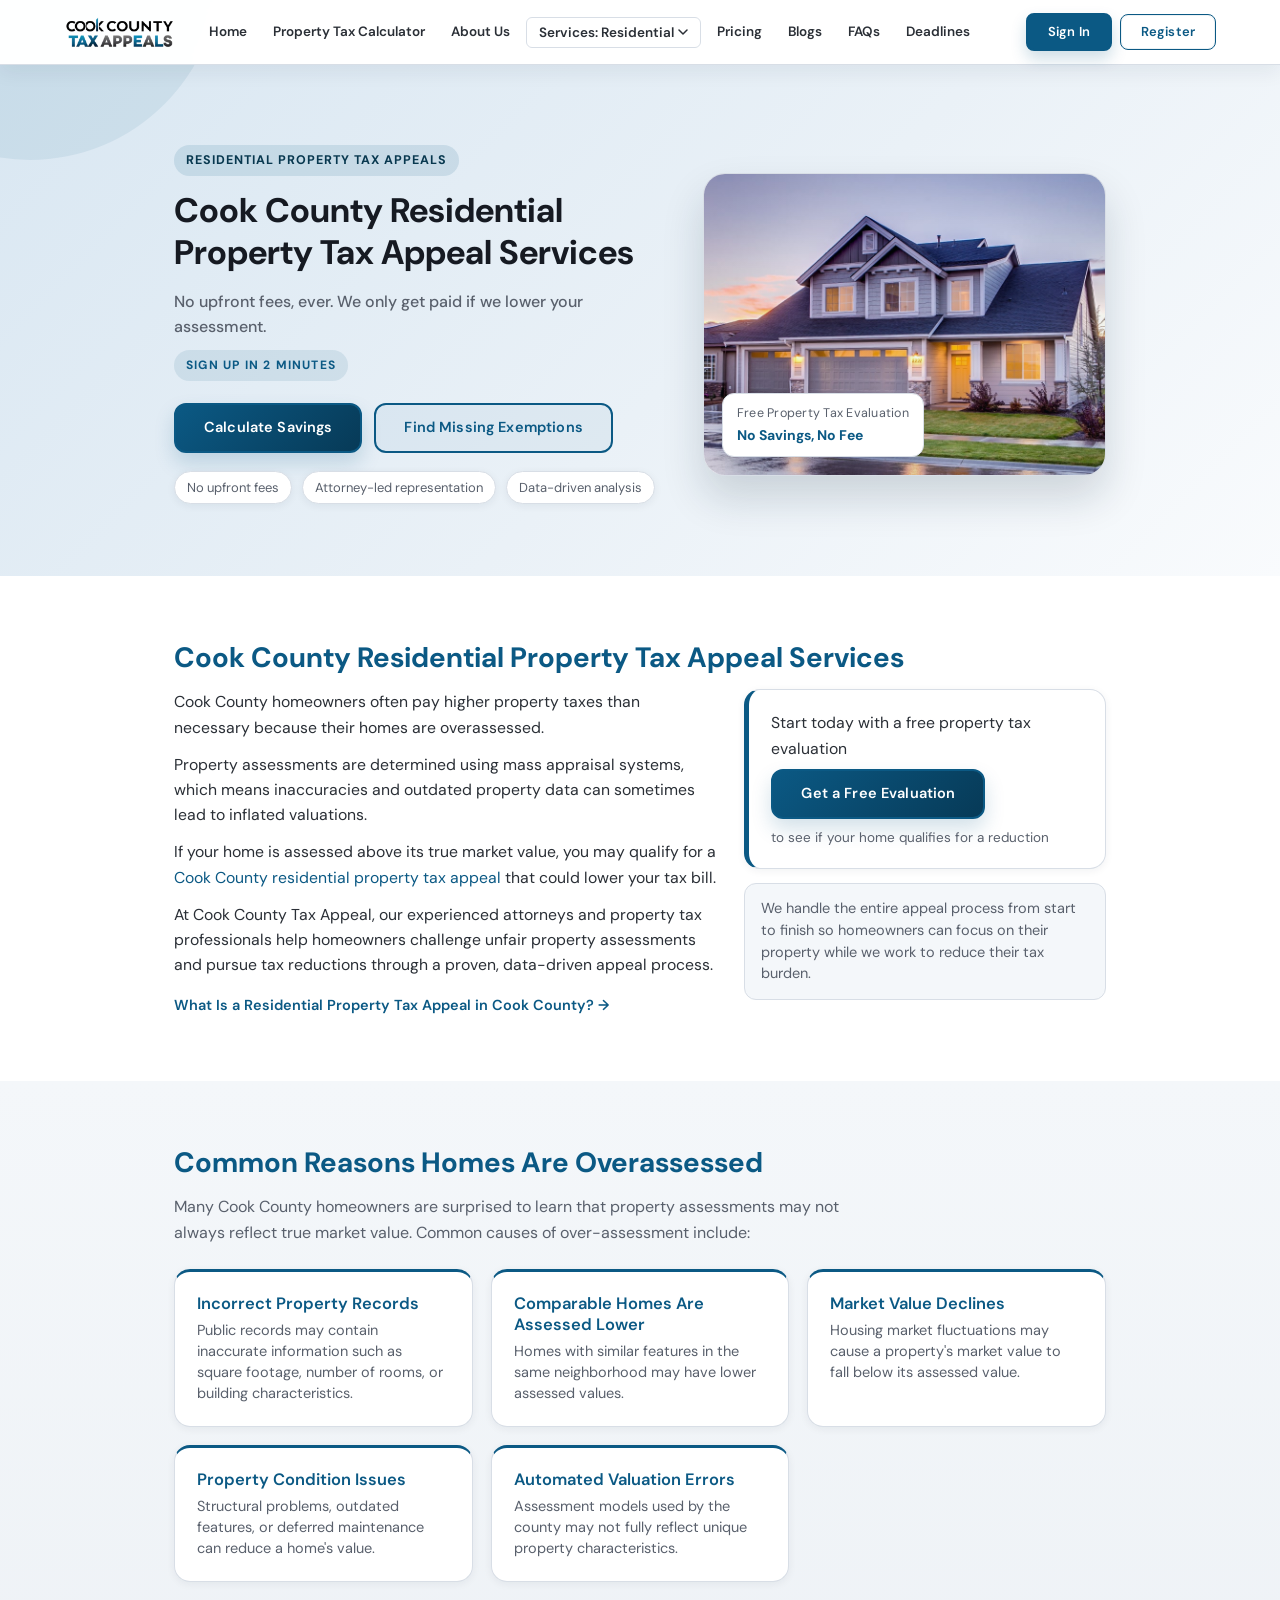
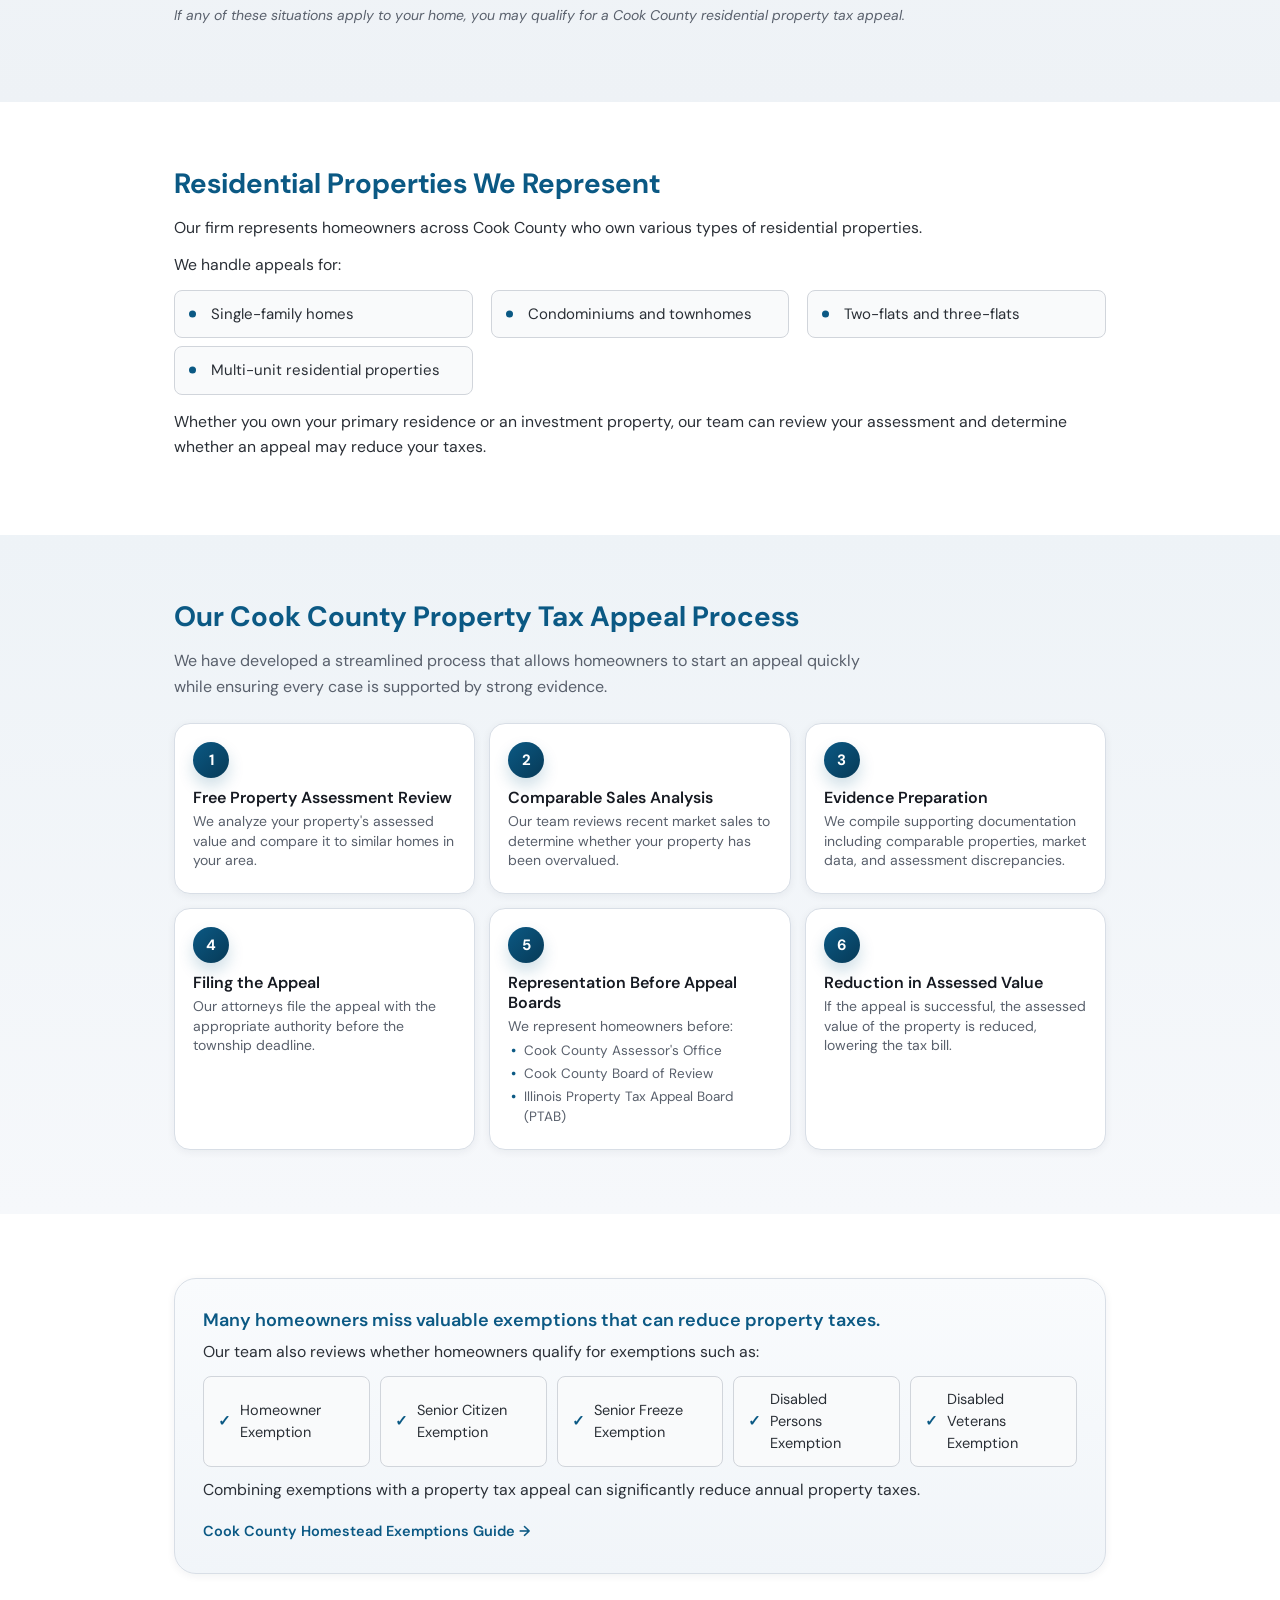
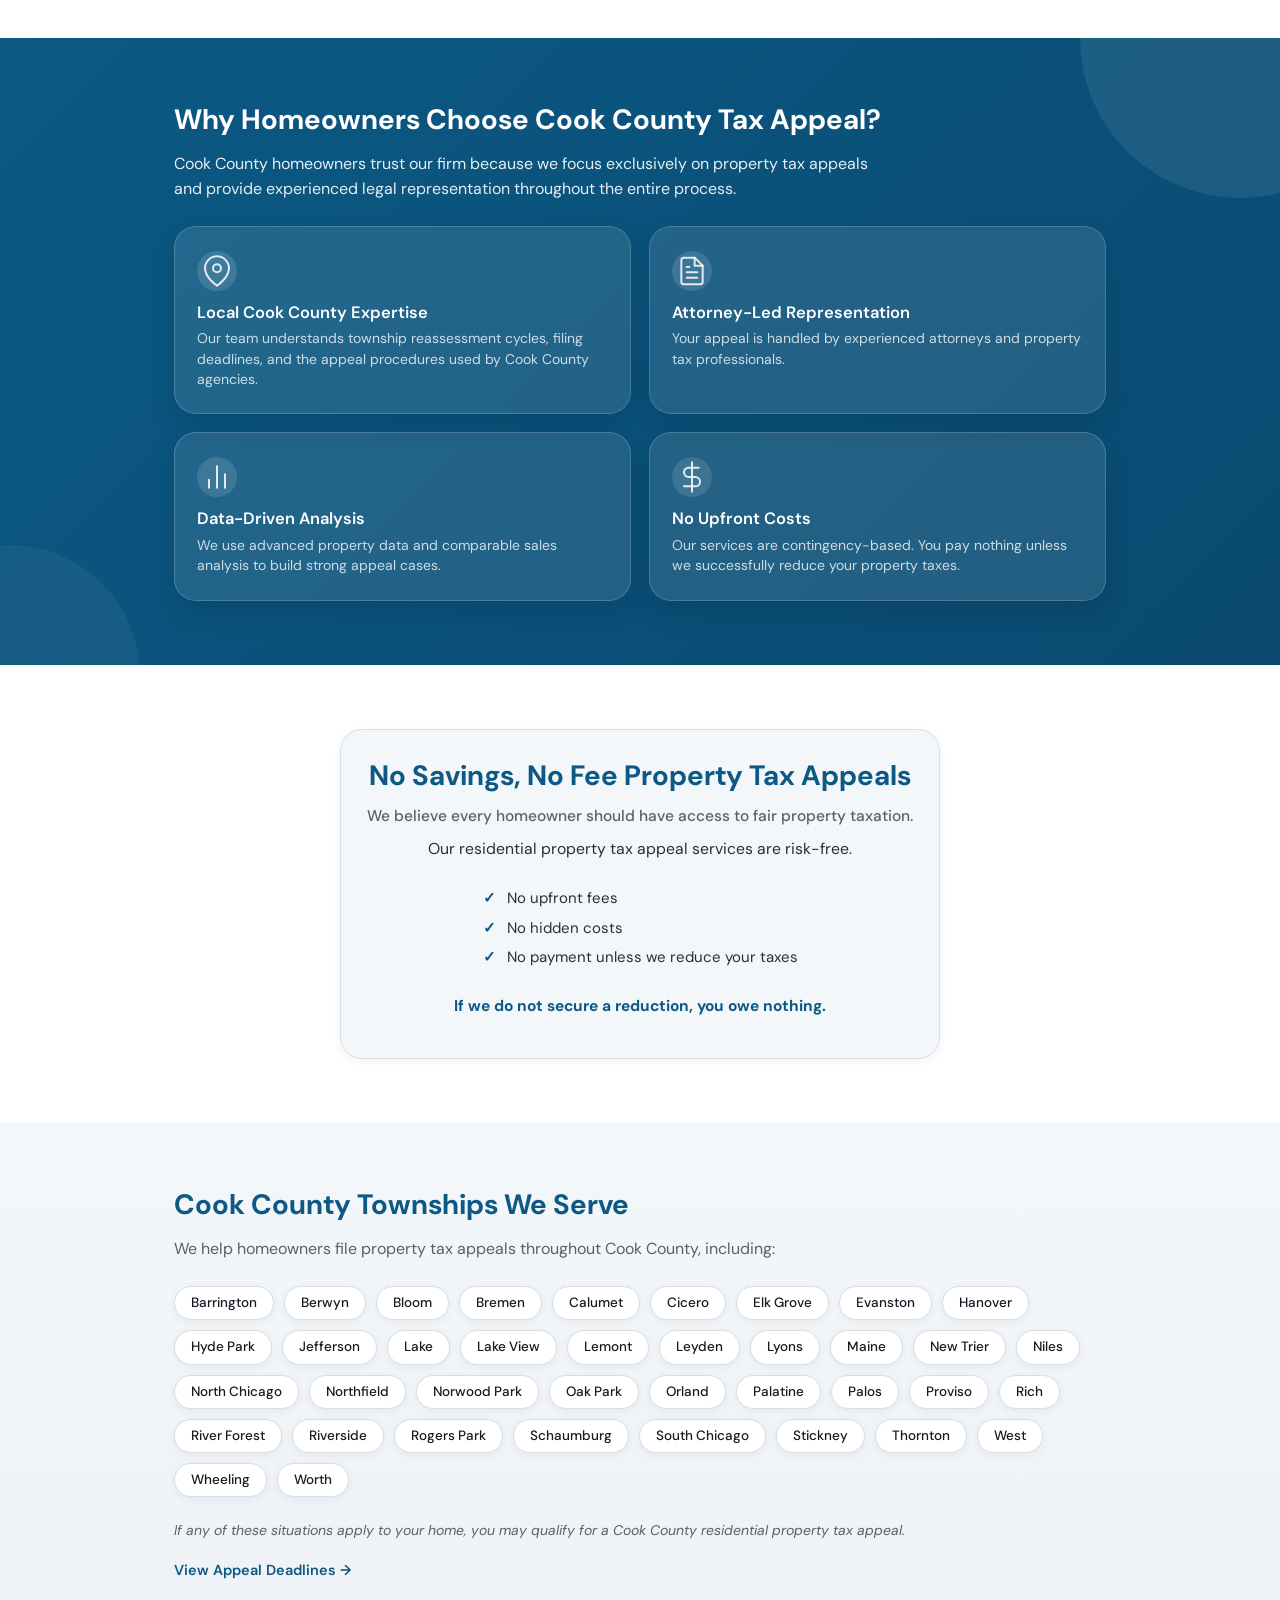
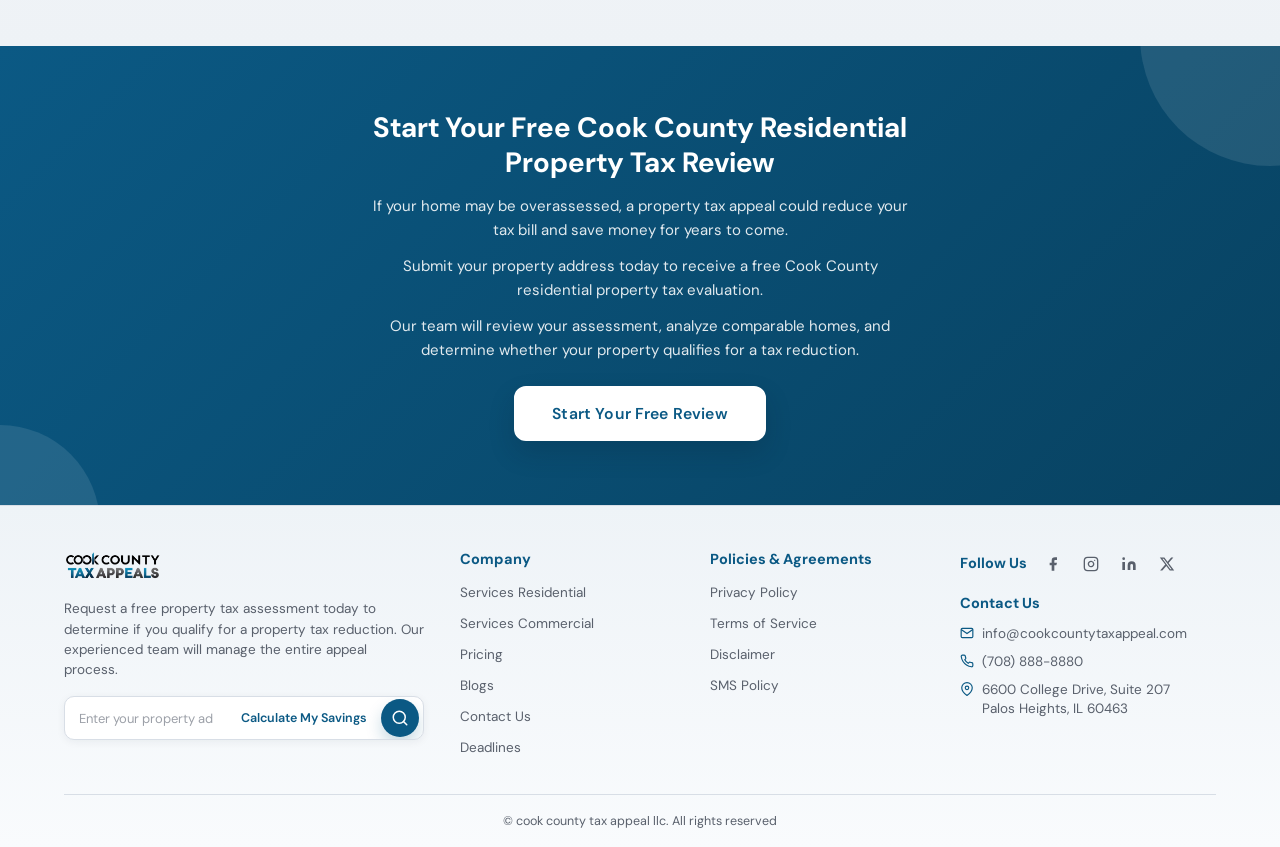
<file: ref1/residential-services_ref1.html>
<!DOCTYPE html>
<html lang="en">
<head>
  <meta charset="UTF-8" />
  <meta name="viewport" content="width=device-width, initial-scale=1.0" />
  <title>Appeal Your Cook County Property Taxes | Residential Tax Appeal Services</title>
  <meta name="description" content="Reduce your Cook County property tax bill with expert appeal support." />
  <link rel="preconnect" href="https://fonts.googleapis.com" />
  <link rel="preconnect" href="https://fonts.gstatic.com" crossorigin />
  <link href="https://fonts.googleapis.com/css2?family=DM+Sans:wght@400;500;600;700&display=swap" rel="stylesheet" />
  <link rel="stylesheet" href="residential-services.css" />
</head>
<body>

  <!-- ========== NAVBAR ========== -->
  <header class="navbar" id="navbar">
    <div class="navbar-inner">
      <a href="https://www.cookcountytaxappeal.com/" class="navbar-logo">
        <img src="CCTA.webp" alt="Cook County Tax Appeals" />
      </a>
      <button class="navbar-toggle" id="navToggle" aria-label="Toggle navigation">
        <span></span><span></span><span></span>
      </button>
      <nav class="navbar-nav" id="navMenu">
        <a href="https://www.cookcountytaxappeal.com/" class="nav-link">Home</a>
        <a href="https://www.cookcountytaxappeal.com/property-tax-calculator" class="nav-link">Property Tax Calculator</a>
        <a href="https://www.cookcountytaxappeal.com/cook-county-tax-appeal-about-us" class="nav-link">About Us</a>
        <div class="nav-dropdown">
          <button class="nav-link nav-link--dropdown">Services: Residential <svg width="10" height="6" viewBox="0 0 10 6" fill="none"><path d="M1 1L5 5L9 1" stroke="currentColor" stroke-width="1.5" stroke-linecap="round" stroke-linejoin="round"/></svg></button>
          <div class="dropdown-menu">
            <a href="https://www.cookcountytaxappeal.com/cook-county-tax-appeal-services-residential">Residential</a>
            <a href="https://www.cookcountytaxappeal.com/cook-county-tax-appeal-services-commercial">Commercial</a>
          </div>
        </div>
        <a href="https://www.cookcountytaxappeal.com/no-upfront-cost-tax-appeals" class="nav-link">Pricing</a>
        <a href="https://www.cookcountytaxappeal.com/property-tax-appeal-blogs" class="nav-link">Blogs</a>
        <a href="https://www.cookcountytaxappeal.com/cook-county-tax-appeal-faqs" class="nav-link">FAQs</a>
        <a href="https://www.cookcountytaxappeal.com/cook-county-property-tax-appeal-deadlines" class="nav-link">Deadlines</a>
      </nav>
      <div class="navbar-auth">
        <a href="https://www.cookcountytaxappeal.com/?auth=login" class="btn btn-signin">Sign In</a>
        <a href="https://www.cookcountytaxappeal.com/appeal" class="btn btn-register">Register</a>
      </div>
    </div>
  </header>

  <!-- ========== HERO SECTION ========== -->
  <section class="hero-section">
    <div class="container hero-grid">
      <div class="hero-content">
        <span class="hero-eyebrow">Residential Property Tax Appeals</span>
        <h1>Cook County Residential Property Tax Appeal Services</h1>
        <p class="hero-tagline">No upfront fees, ever. We only get paid if we lower your assessment.</p>
        <p class="hero-subtext">Sign up in 2 minutes</p>
        <div class="hero-cta-group">
          <a href="https://www.cookcountytaxappeal.com/appeal?type=savings" class="btn btn-primary">Calculate Savings</a>
          <a href="https://www.cookcountytaxappeal.com/appeal?type=exemption" class="btn btn-outline">Find Missing Exemptions</a>
        </div>
        <div class="hero-trust">
          <span class="trust-chip">No upfront fees</span>
          <span class="trust-chip">Attorney-led representation</span>
          <span class="trust-chip">Data-driven analysis</span>
        </div>
      </div>
      <div class="hero-media">
        <div class="hero-image-wrap">
          <img src="residentailHouse.jpg" alt="Residential home in Cook County" loading="lazy" />
          <div class="hero-image-badge">
            <span>Free Property Tax Evaluation</span>
            <strong>No Savings, No Fee</strong>
          </div>
        </div>
      </div>
    </div>
  </section>

  <!-- ========== INTRO / OVERVIEW SECTION ========== -->
  <section class="section section--white">
    <div class="container">
      <h2>Cook County Residential Property Tax Appeal Services</h2>
      <div class="intro-content">
        <div class="intro-text">
          <p>Cook County homeowners often pay higher property taxes than necessary because their homes are overassessed.</p>
          <p>Property assessments are determined using mass appraisal systems, which means inaccuracies and outdated property data can sometimes lead to inflated valuations.</p>
          <p>If your home is assessed above its true market value, you may qualify for a <a href="https://www.cookcountytaxappeal.com/property-tax-calculator">Cook County residential property tax appeal</a> that could lower your tax bill.</p>
          <p>At Cook County Tax Appeal, our experienced attorneys and property tax professionals help homeowners challenge unfair property assessments and pursue tax reductions through a proven, data-driven appeal process.</p>
          <a href="https://www.cookcountytaxappeal.com/cook-county-tax-appeal-faqs/Cook-County-Residential-Property-Tax-Appeal:-What-Homeowners-Need-to-Know" class="learn-more-link">What Is a Residential Property Tax Appeal in Cook County? &rarr;</a>
        </div>
        <aside class="intro-aside">
          <div class="inline-cta">
            <p>Start today with a free property tax evaluation</p>
            <a href="https://www.cookcountytaxappeal.com/appeal" class="btn btn-primary">Get a Free Evaluation</a>
            <p class="cta-subtext">to see if your home qualifies for a reduction</p>
          </div>
          <p class="intro-aside-note">We handle the entire appeal process from start to finish so homeowners can focus on their property while we work to reduce their tax burden.</p>
        </aside>
      </div>
    </div>
  </section>

  <!-- ========== COMMON REASONS SECTION ========== -->
  <section class="section section--gray">
    <div class="container">
      <h2>Common Reasons Homes Are Overassessed</h2>
      <p class="section-intro">Many Cook County homeowners are surprised to learn that property assessments may not always reflect true market value. Common causes of over-assessment include:</p>
      <div class="reasons-grid">
        <div class="reason-card">
          <h4>Incorrect Property Records</h4>
          <p>Public records may contain inaccurate information such as square footage, number of rooms, or building characteristics.</p>
        </div>
        <div class="reason-card">
          <h4>Comparable Homes Are Assessed Lower</h4>
          <p>Homes with similar features in the same neighborhood may have lower assessed values.</p>
        </div>
        <div class="reason-card">
          <h4>Market Value Declines</h4>
          <p>Housing market fluctuations may cause a property's market value to fall below its assessed value.</p>
        </div>
        <div class="reason-card">
          <h4>Property Condition Issues</h4>
          <p>Structural problems, outdated features, or deferred maintenance can reduce a home's value.</p>
        </div>
        <div class="reason-card">
          <h4>Automated Valuation Errors</h4>
          <p>Assessment models used by the county may not fully reflect unique property characteristics.</p>
        </div>
      </div>
      <p class="section-footer-note">If any of these situations apply to your home, you may qualify for a Cook County residential property tax appeal.</p>
    </div>
  </section>

  <!-- ========== RESIDENTIAL PROPERTIES SECTION ========== -->
  <section class="section section--white">
    <div class="container">
      <h2>Residential Properties We Represent</h2>
      <p>Our firm represents homeowners across Cook County who own various types of residential properties.</p>
      <p>We handle appeals for:</p>
      <ul class="property-list">
        <li>Single-family homes</li>
        <li>Condominiums and townhomes</li>
        <li>Two-flats and three-flats</li>
        <li>Multi-unit residential properties</li>
      </ul>
      <p>Whether you own your primary residence or an investment property, our team can review your assessment and determine whether an appeal may reduce your taxes.</p>
    </div>
  </section>

  <!-- ========== APPEAL PROCESS SECTION ========== -->
  <section class="section section--peach">
    <div class="container">
      <h2>Our Cook County Property Tax Appeal Process</h2>
      <p class="section-intro">We have developed a streamlined process that allows homeowners to start an appeal quickly while ensuring every case is supported by strong evidence.</p>
      <div class="process-steps">
        <div class="process-step">
          <div class="step-number">1</div>
          <div class="step-content">
            <h3>Free Property Assessment Review</h3>
            <p>We analyze your property's assessed value and compare it to similar homes in your area.</p>
          </div>
        </div>
        <div class="process-step">
          <div class="step-number">2</div>
          <div class="step-content">
            <h3>Comparable Sales Analysis</h3>
            <p>Our team reviews recent market sales to determine whether your property has been overvalued.</p>
          </div>
        </div>
        <div class="process-step">
          <div class="step-number">3</div>
          <div class="step-content">
            <h3>Evidence Preparation</h3>
            <p>We compile supporting documentation including comparable properties, market data, and assessment discrepancies.</p>
          </div>
        </div>
        <div class="process-step">
          <div class="step-number">4</div>
          <div class="step-content">
            <h3>Filing the Appeal</h3>
            <p>Our attorneys file the appeal with the appropriate authority before the township deadline.</p>
          </div>
        </div>
        <div class="process-step">
          <div class="step-number">5</div>
          <div class="step-content">
            <h3>Representation Before Appeal Boards</h3>
            <p>We represent homeowners before:</p>
            <ul>
              <li>Cook County Assessor's Office</li>
              <li>Cook County Board of Review</li>
              <li>Illinois Property Tax Appeal Board (PTAB)</li>
            </ul>
          </div>
        </div>
        <div class="process-step">
          <div class="step-number">6</div>
          <div class="step-content">
            <h3>Reduction in Assessed Value</h3>
            <p>If the appeal is successful, the assessed value of the property is reduced, lowering the tax bill.</p>
          </div>
        </div>
      </div>
    </div>
  </section>

  <!-- ========== EXEMPTIONS SECTION ========== -->
  <section class="section section--white">
    <div class="container">
      <div class="exemptions-block">
        <h3>Many homeowners miss valuable exemptions that can reduce property taxes.</h3>
        <p>Our team also reviews whether homeowners qualify for exemptions such as:</p>
        <ul class="exemptions-list">
          <li>Homeowner Exemption</li>
          <li>Senior Citizen Exemption</li>
          <li>Senior Freeze Exemption</li>
          <li>Disabled Persons Exemption</li>
          <li>Disabled Veterans Exemption</li>
        </ul>
        <p>Combining exemptions with a property tax appeal can significantly reduce annual property taxes.</p>
        <a href="https://www.cookcountytaxappeal.com/property-tax-appeal-blogs/Cook-County-Homestead-Exemption-Guide-for-2026:-How-to-Apply,-Qualify,-and-Check-Your-Status" class="learn-more-link">Cook County Homestead Exemptions Guide &rarr;</a>
      </div>
    </div>
  </section>

  <!-- ========== WHY CHOOSE US SECTION ========== -->
  <section class="section section--primary">
    <div class="container">
      <h2>Why Homeowners Choose Cook County Tax Appeal?</h2>
      <p class="section-intro section-intro--light">Cook County homeowners trust our firm because we focus exclusively on property tax appeals and provide experienced legal representation throughout the entire process.</p>
      <div class="benefits-grid">
        <div class="benefit-card">
          <div class="benefit-icon">
            <svg width="32" height="32" viewBox="0 0 24 24" fill="none" stroke="currentColor" stroke-width="1.5" stroke-linecap="round" stroke-linejoin="round"><path d="M21 10c0 7-9 13-9 13s-9-6-9-13a9 9 0 0 1 18 0z"/><circle cx="12" cy="10" r="3"/></svg>
          </div>
          <h3>Local Cook County Expertise</h3>
          <p>Our team understands township reassessment cycles, filing deadlines, and the appeal procedures used by Cook County agencies.</p>
        </div>
        <div class="benefit-card">
          <div class="benefit-icon">
            <svg width="32" height="32" viewBox="0 0 24 24" fill="none" stroke="currentColor" stroke-width="1.5" stroke-linecap="round" stroke-linejoin="round"><path d="M14 2H6a2 2 0 0 0-2 2v16a2 2 0 0 0 2 2h12a2 2 0 0 0 2-2V8z"/><polyline points="14 2 14 8 20 8"/><line x1="16" y1="13" x2="8" y2="13"/><line x1="16" y1="17" x2="8" y2="17"/><polyline points="10 9 9 9 8 9"/></svg>
          </div>
          <h3>Attorney-Led Representation</h3>
          <p>Your appeal is handled by experienced attorneys and property tax professionals.</p>
        </div>
        <div class="benefit-card">
          <div class="benefit-icon">
            <svg width="32" height="32" viewBox="0 0 24 24" fill="none" stroke="currentColor" stroke-width="1.5" stroke-linecap="round" stroke-linejoin="round"><line x1="18" y1="20" x2="18" y2="10"/><line x1="12" y1="20" x2="12" y2="4"/><line x1="6" y1="20" x2="6" y2="14"/></svg>
          </div>
          <h3>Data-Driven Analysis</h3>
          <p>We use advanced property data and comparable sales analysis to build strong appeal cases.</p>
        </div>
        <div class="benefit-card">
          <div class="benefit-icon">
            <svg width="32" height="32" viewBox="0 0 24 24" fill="none" stroke="currentColor" stroke-width="1.5" stroke-linecap="round" stroke-linejoin="round"><line x1="12" y1="1" x2="12" y2="23"/><path d="M17 5H9.5a3.5 3.5 0 0 0 0 7h5a3.5 3.5 0 0 1 0 7H6"/></svg>
          </div>
          <h3>No Upfront Costs</h3>
          <p>Our services are contingency-based. You pay nothing unless we successfully reduce your property taxes.</p>
        </div>
      </div>
    </div>
  </section>

  <!-- ========== NO FEE SECTION ========== -->
  <section class="section section--white">
    <div class="container">
      <div class="no-fee-block">
        <h2>No Savings, No Fee Property Tax Appeals</h2>
        <h3>We believe every homeowner should have access to fair property taxation.</h3>
        <p>Our residential property tax appeal services are risk-free.</p>
        <ul class="check-list">
          <li>No upfront fees</li>
          <li>No hidden costs</li>
          <li>No payment unless we reduce your taxes</li>
        </ul>
        <p class="no-fee-emphasis">If we do not secure a reduction, you owe nothing.</p>
      </div>
    </div>
  </section>

  <!-- ========== TOWNSHIPS SECTION ========== -->
  <section class="section section--gray">
    <div class="container">
      <h2>Cook County Townships We Serve</h2>
      <p class="section-intro">We help homeowners file property tax appeals throughout Cook County, including:</p>
      <div class="townships-grid">
        <span class="township-tag">Barrington</span>
        <span class="township-tag">Berwyn</span>
        <span class="township-tag">Bloom</span>
        <span class="township-tag">Bremen</span>
        <span class="township-tag">Calumet</span>
        <span class="township-tag">Cicero</span>
        <span class="township-tag">Elk Grove</span>
        <span class="township-tag">Evanston</span>
        <span class="township-tag">Hanover</span>
        <span class="township-tag">Hyde Park</span>
        <span class="township-tag">Jefferson</span>
        <span class="township-tag">Lake</span>
        <span class="township-tag">Lake View</span>
        <span class="township-tag">Lemont</span>
        <span class="township-tag">Leyden</span>
        <span class="township-tag">Lyons</span>
        <span class="township-tag">Maine</span>
        <span class="township-tag">New Trier</span>
        <span class="township-tag">Niles</span>
        <span class="township-tag">North Chicago</span>
        <span class="township-tag">Northfield</span>
        <span class="township-tag">Norwood Park</span>
        <span class="township-tag">Oak Park</span>
        <span class="township-tag">Orland</span>
        <span class="township-tag">Palatine</span>
        <span class="township-tag">Palos</span>
        <span class="township-tag">Proviso</span>
        <span class="township-tag">Rich</span>
        <span class="township-tag">River Forest</span>
        <span class="township-tag">Riverside</span>
        <span class="township-tag">Rogers Park</span>
        <span class="township-tag">Schaumburg</span>
        <span class="township-tag">South Chicago</span>
        <span class="township-tag">Stickney</span>
        <span class="township-tag">Thornton</span>
        <span class="township-tag">West</span>
        <span class="township-tag">Wheeling</span>
        <span class="township-tag">Worth</span>
      </div>
      <p class="section-footer-note">If any of these situations apply to your home, you may qualify for a Cook County residential property tax appeal.</p>
      <a href="https://www.cookcountytaxappeal.com/cook-county-property-tax-appeal-deadlines" class="learn-more-link">View Appeal Deadlines &rarr;</a>
    </div>
  </section>

  <!-- ========== FINAL CTA SECTION ========== -->
  <section class="section section--cta">
    <div class="container">
      <h2>Start Your Free Cook County Residential Property Tax Review</h2>
      <p>If your home may be overassessed, a property tax appeal could reduce your tax bill and save money for years to come.</p>
      <p>Submit your property address today to receive a free Cook County residential property tax evaluation.</p>
      <p>Our team will review your assessment, analyze comparable homes, and determine whether your property qualifies for a tax reduction.</p>
      <a href="https://www.cookcountytaxappeal.com/appeal" class="btn btn-primary btn-lg">Start Your Free Review</a>
    </div>
  </section>

  <!-- ========== FOOTER ========== -->
  <footer class="site-footer">
    <div class="footer-inner">
      <div class="footer-top">
        <!-- Column 1: Brand -->
        <div class="footer-col footer-brand">
          <a href="https://www.cookcountytaxappeal.com/" class="footer-logo">
            <img src="CCTA.webp" alt="Cook County Tax Appeals" />
          </a>
          <p>Request a free property tax assessment today to determine if you qualify for a property tax reduction. Our experienced team will manage the entire appeal process.</p>
          <div class="footer-search">
            <input type="text" placeholder="Enter your property address or PIN" class="footer-search-input" />
            <a href="https://www.cookcountytaxappeal.com/appeal" class="footer-search-btn">Calculate My Savings</a>
            <button class="footer-search-icon" aria-label="Search">
              <svg width="18" height="18" viewBox="0 0 24 24" fill="none" stroke="currentColor" stroke-width="2" stroke-linecap="round" stroke-linejoin="round"><circle cx="11" cy="11" r="8"/><line x1="21" y1="21" x2="16.65" y2="16.65"/></svg>
            </button>
          </div>
        </div>

        <!-- Column 2: Company -->
        <div class="footer-col">
          <h4>Company</h4>
          <ul>
            <li><a href="https://www.cookcountytaxappeal.com/cook-county-tax-appeal-services-residential">Services Residential</a></li>
            <li><a href="https://www.cookcountytaxappeal.com/cook-county-tax-appeal-services-commercial">Services Commercial</a></li>
            <li><a href="https://www.cookcountytaxappeal.com/no-upfront-cost-tax-appeals">Pricing</a></li>
            <li><a href="https://www.cookcountytaxappeal.com/property-tax-appeal-blogs">Blogs</a></li>
            <li><a href="https://www.cookcountytaxappeal.com/contact">Contact Us</a></li>
            <li><a href="https://www.cookcountytaxappeal.com/cook-county-property-tax-appeal-deadlines">Deadlines</a></li>
          </ul>
        </div>

        <!-- Column 3: Policies -->
        <div class="footer-col">
          <h4>Policies &amp; Agreements</h4>
          <ul>
            <li><a href="https://www.cookcountytaxappeal.com/privacy-policy">Privacy Policy</a></li>
            <li><a href="https://www.cookcountytaxappeal.com/terms-service">Terms of Service</a></li>
            <li><a href="https://www.cookcountytaxappeal.com/disclaimer">Disclaimer</a></li>
            <li><a href="https://www.cookcountytaxappeal.com/sms-policy">SMS Policy</a></li>
          </ul>
        </div>

        <!-- Column 4: Contact + Social -->
        <div class="footer-col">
          <div class="footer-social-header">
            <span>Follow Us</span>
            <div class="footer-social">
              <a href="#" aria-label="Facebook"><svg width="16" height="16" viewBox="0 0 24 24" fill="currentColor"><path d="M18 2h-3a5 5 0 00-5 5v3H7v4h3v8h4v-8h3l1-4h-4V7a1 1 0 011-1h3z"/></svg></a>
              <a href="#" aria-label="Instagram"><svg width="16" height="16" viewBox="0 0 24 24" fill="none" stroke="currentColor" stroke-width="2" stroke-linecap="round" stroke-linejoin="round"><rect x="2" y="2" width="20" height="20" rx="5" ry="5"/><path d="M16 11.37A4 4 0 1112.63 8 4 4 0 0116 11.37z"/><line x1="17.5" y1="6.5" x2="17.51" y2="6.5"/></svg></a>
              <a href="#" aria-label="LinkedIn"><svg width="16" height="16" viewBox="0 0 24 24" fill="currentColor"><path d="M16 8a6 6 0 016 6v7h-4v-7a2 2 0 00-2-2 2 2 0 00-2 2v7h-4v-7a6 6 0 016-6zM2 9h4v12H2z"/><circle cx="4" cy="4" r="2"/></svg></a>
              <a href="#" aria-label="X"><svg width="16" height="16" viewBox="0 0 24 24" fill="currentColor"><path d="M18.244 2.25h3.308l-7.227 8.26 8.502 11.24H16.17l-5.214-6.817L4.99 21.75H1.68l7.73-8.835L1.254 2.25H8.08l4.713 6.231zm-1.161 17.52h1.833L7.084 4.126H5.117z"/></svg></a>
            </div>
          </div>
          <h4>Contact Us</h4>
          <ul class="footer-contact">
            <li>
              <svg width="14" height="14" viewBox="0 0 24 24" fill="none" stroke="currentColor" stroke-width="2"><path d="M4 4h16c1.1 0 2 .9 2 2v12c0 1.1-.9 2-2 2H4c-1.1 0-2-.9-2-2V6c0-1.1.9-2 2-2z"/><polyline points="22,6 12,13 2,6"/></svg>
              <a href="mailto:info@cookcountytaxappeal.com">info@cookcountytaxappeal.com</a>
            </li>
            <li>
              <svg width="14" height="14" viewBox="0 0 24 24" fill="none" stroke="currentColor" stroke-width="2"><path d="M22 16.92v3a2 2 0 01-2.18 2 19.79 19.79 0 01-8.63-3.07 19.5 19.5 0 01-6-6 19.79 19.79 0 01-3.07-8.67A2 2 0 014.11 2h3a2 2 0 012 1.72c.127.96.361 1.903.7 2.81a2 2 0 01-.45 2.11L8.09 9.91a16 16 0 006 6l1.27-1.27a2 2 0 012.11-.45c.907.339 1.85.573 2.81.7A2 2 0 0122 16.92z"/></svg>
              <a href="tel:+17088888880">(708) 888-8880</a>
            </li>
            <li>
              <svg width="14" height="14" viewBox="0 0 24 24" fill="none" stroke="currentColor" stroke-width="2"><path d="M21 10c0 7-9 13-9 13s-9-6-9-13a9 9 0 0118 0z"/><circle cx="12" cy="10" r="3"/></svg>
              <a href="https://www.google.com/maps/search/?api=1&query=6600+College+Drive+Suite+207+Palos+Heights+IL+60463">6600 College Drive, Suite 207<br/>Palos Heights, IL 60463</a>
            </li>
          </ul>
        </div>
      </div>

      <div class="footer-bottom">
        <p>&copy; cook county tax appeal llc. All rights reserved</p>
      </div>
    </div>
  </footer>

  <script>
    // Mobile nav toggle
    const toggle = document.getElementById('navToggle');
    const menu = document.getElementById('navMenu');
    if (toggle && menu) {
      toggle.addEventListener('click', () => {
        menu.classList.toggle('open');
        toggle.classList.toggle('active');
      });
    }
    // Dropdown
    document.querySelectorAll('.nav-dropdown > button').forEach(btn => {
      btn.addEventListener('click', e => {
        e.currentTarget.parentElement.classList.toggle('open');
      });
    });
    // Close dropdown on outside click
    document.addEventListener('click', e => {
      document.querySelectorAll('.nav-dropdown').forEach(dd => {
        if (!dd.contains(e.target)) dd.classList.remove('open');
      });
    });
  </script>
</body>
</html>
</file>
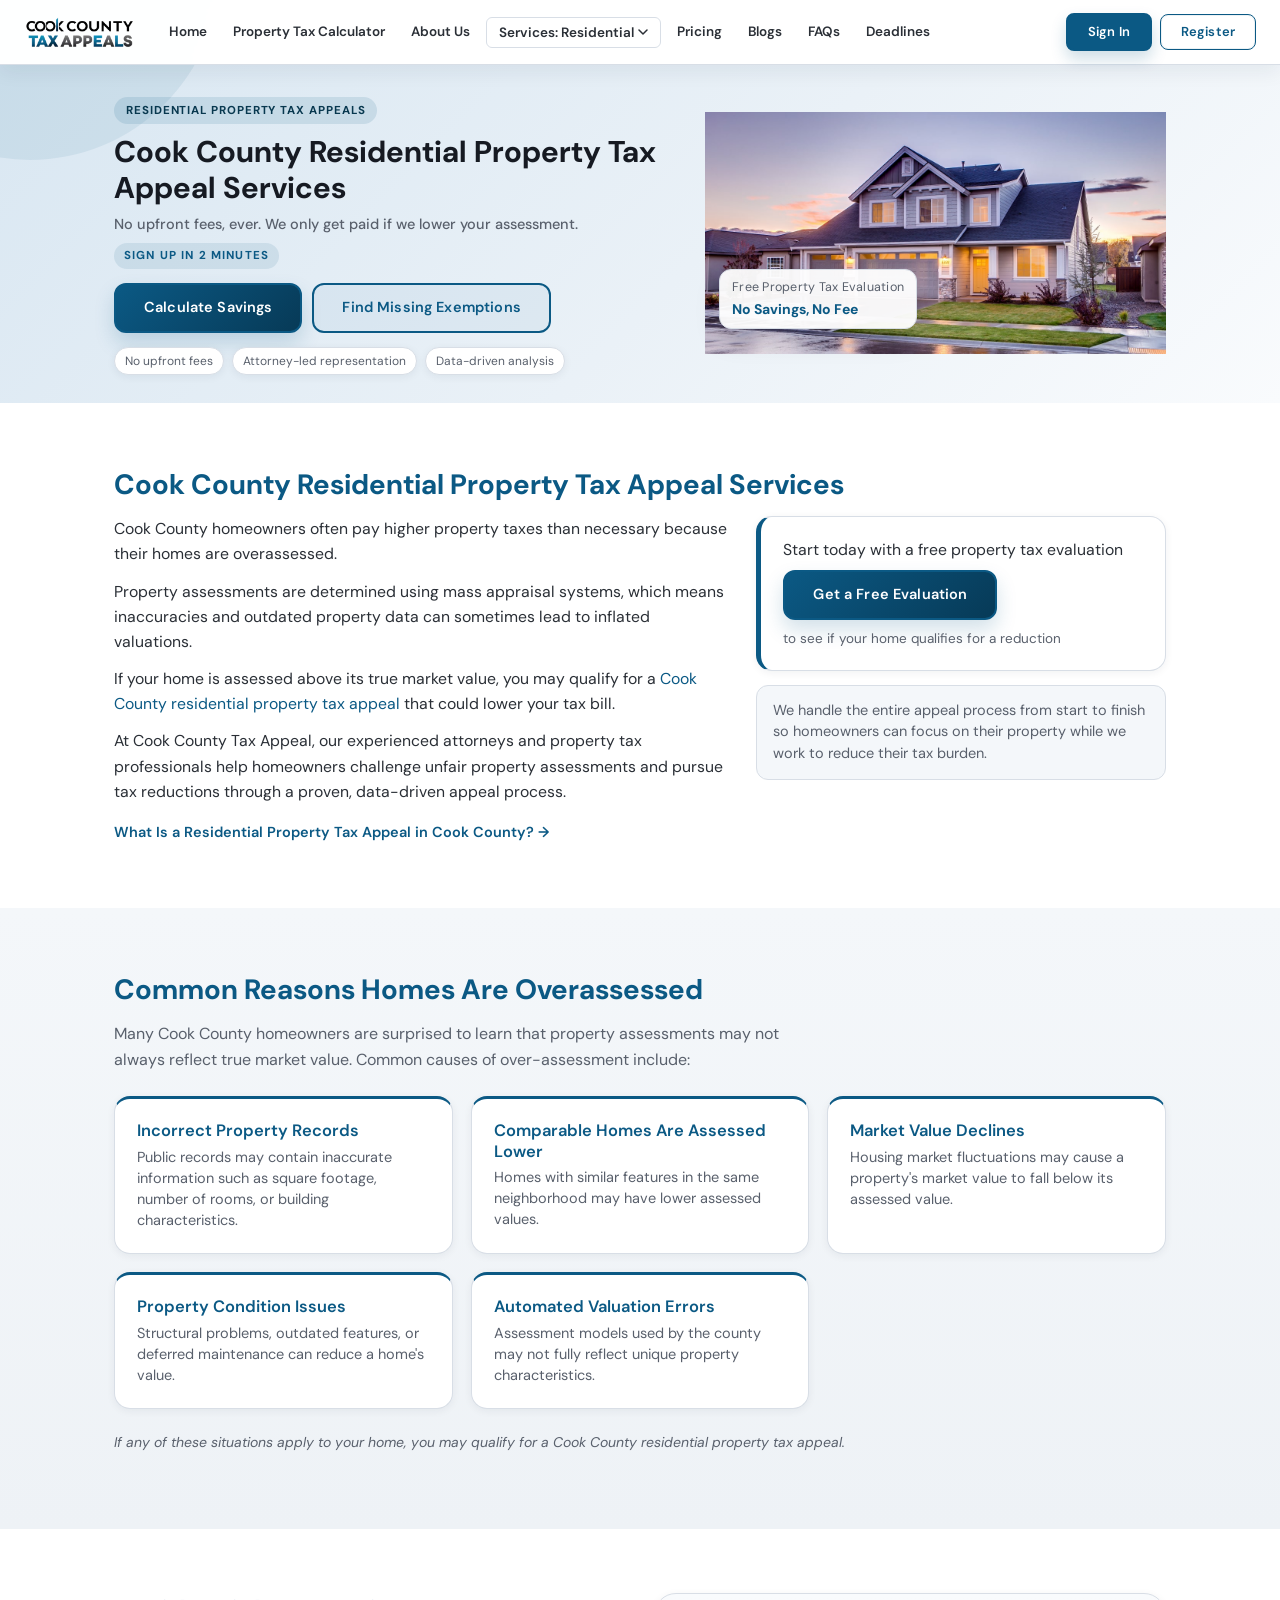
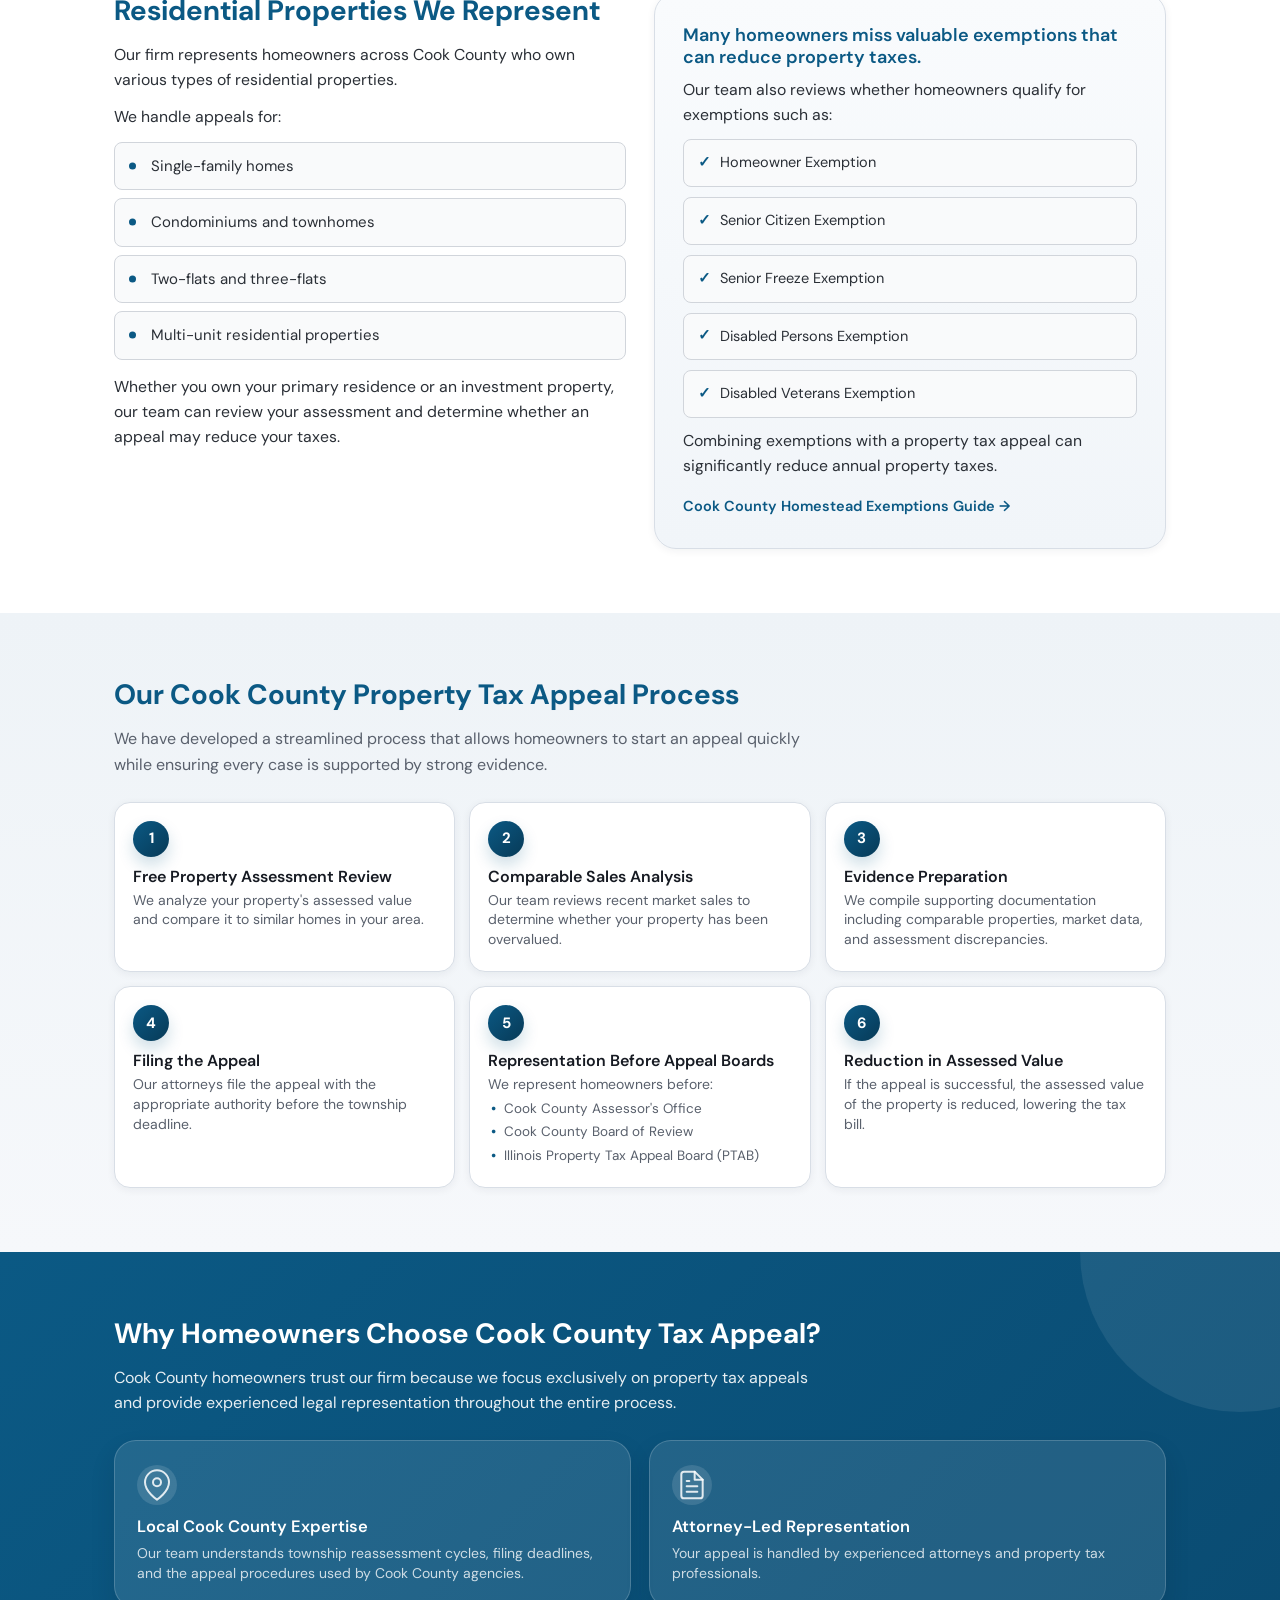
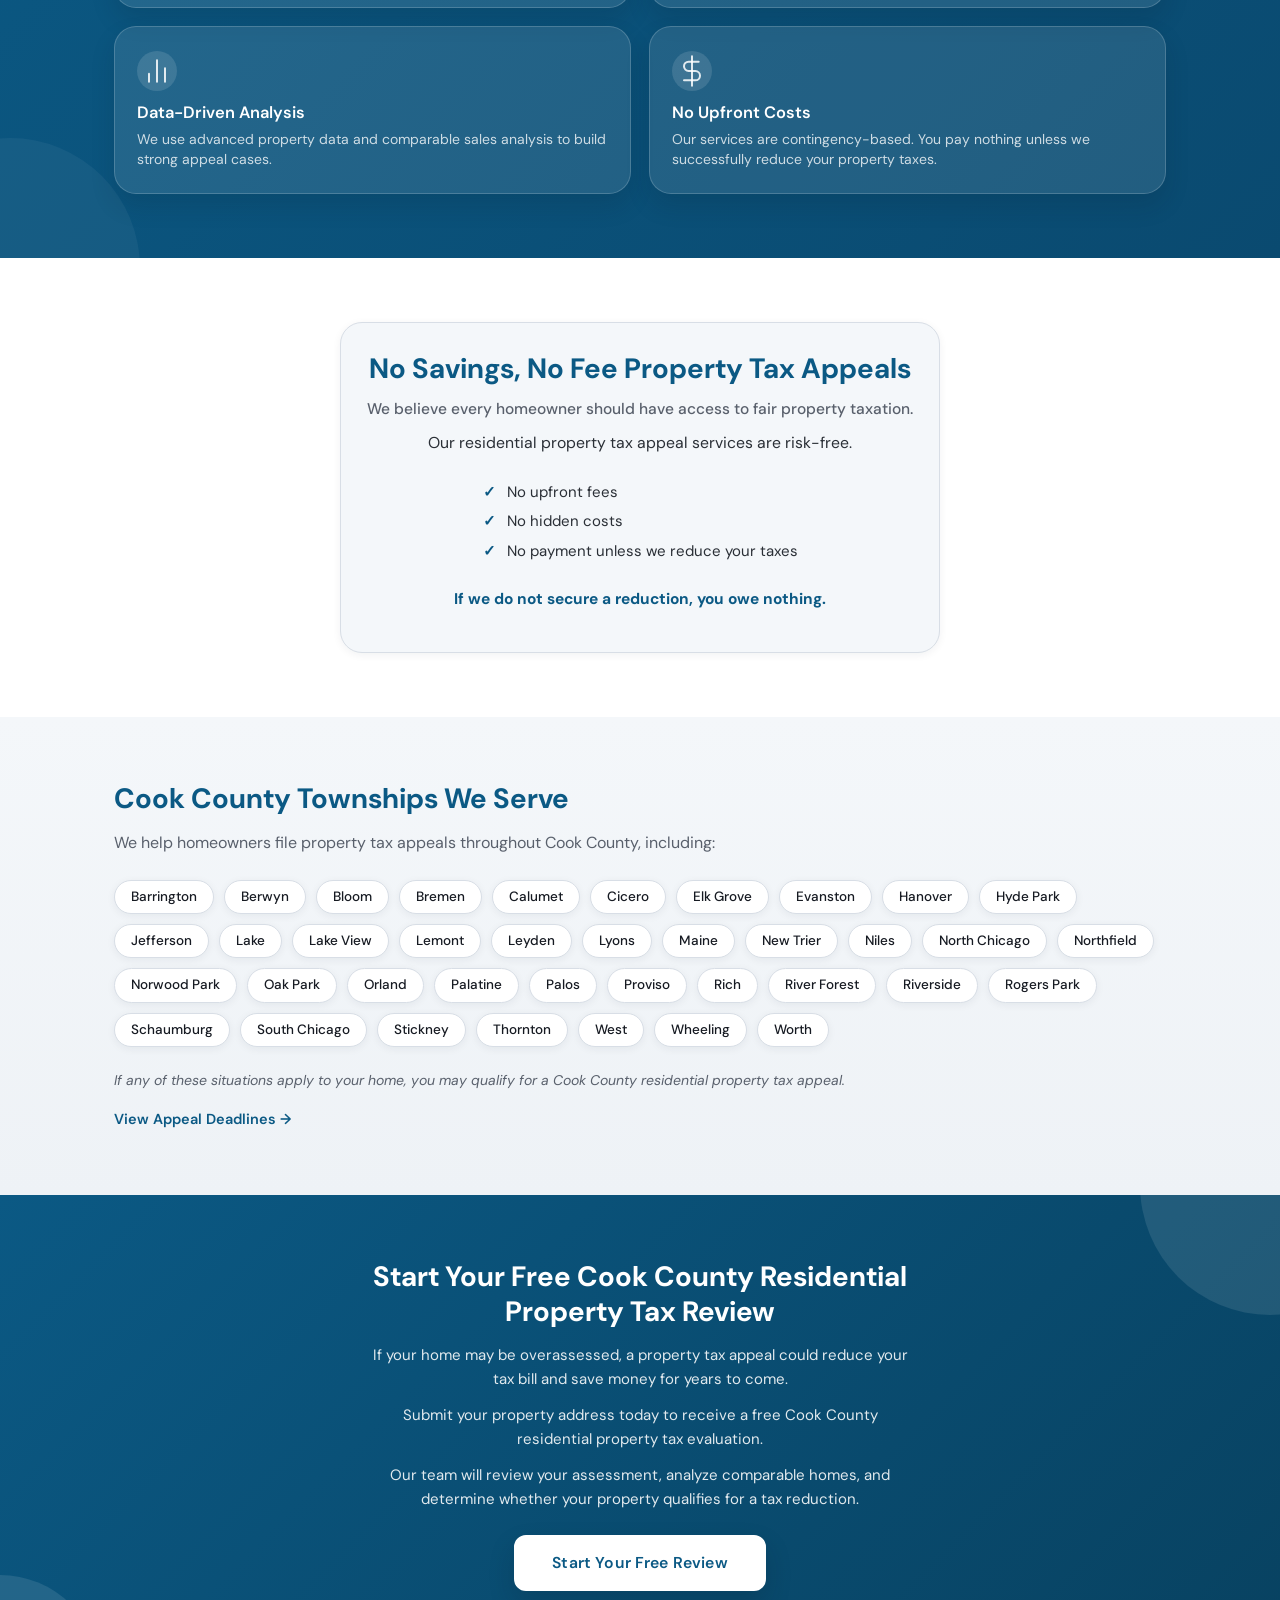
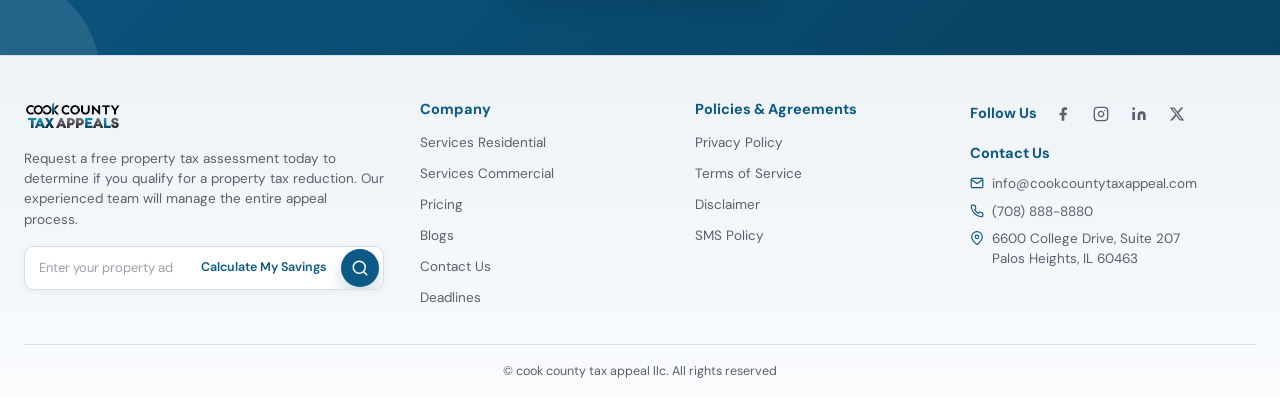
<file: ref1/v3/residential-services_ref1.html>
<!DOCTYPE html>
<html lang="en">
<head>
  <meta charset="UTF-8" />
  <meta name="viewport" content="width=device-width, initial-scale=1.0" />
  <title>Appeal Your Cook County Property Taxes | Residential Tax Appeal Services</title>
  <meta name="description" content="Reduce your Cook County property tax bill with expert appeal support." />
  <link rel="preconnect" href="https://fonts.googleapis.com" />
  <link rel="preconnect" href="https://fonts.gstatic.com" crossorigin />
  <link href="https://fonts.googleapis.com/css2?family=DM+Sans:wght@400;500;600;700&display=swap" rel="stylesheet" />
  <link rel="stylesheet" href="residential-services.css" />
</head>
<body>

  <!-- ========== NAVBAR ========== -->
  <header class="navbar" id="navbar">
    <div class="navbar-inner">
      <a href="https://www.cookcountytaxappeal.com/" class="navbar-logo">
        <img src="CCTA.webp" alt="Cook County Tax Appeals" />
      </a>
      <button class="navbar-toggle" id="navToggle" aria-label="Toggle navigation">
        <span></span><span></span><span></span>
      </button>
      <nav class="navbar-nav" id="navMenu">
        <a href="https://www.cookcountytaxappeal.com/" class="nav-link">Home</a>
        <a href="https://www.cookcountytaxappeal.com/property-tax-calculator" class="nav-link">Property Tax Calculator</a>
        <a href="https://www.cookcountytaxappeal.com/cook-county-tax-appeal-about-us" class="nav-link">About Us</a>
        <div class="nav-dropdown">
          <button class="nav-link nav-link--dropdown">Services: Residential <svg width="10" height="6" viewBox="0 0 10 6" fill="none"><path d="M1 1L5 5L9 1" stroke="currentColor" stroke-width="1.5" stroke-linecap="round" stroke-linejoin="round"/></svg></button>
          <div class="dropdown-menu">
            <a href="https://www.cookcountytaxappeal.com/cook-county-tax-appeal-services-residential">Residential</a>
            <a href="https://www.cookcountytaxappeal.com/cook-county-tax-appeal-services-commercial">Commercial</a>
          </div>
        </div>
        <a href="https://www.cookcountytaxappeal.com/no-upfront-cost-tax-appeals" class="nav-link">Pricing</a>
        <a href="https://www.cookcountytaxappeal.com/property-tax-appeal-blogs" class="nav-link">Blogs</a>
        <a href="https://www.cookcountytaxappeal.com/cook-county-tax-appeal-faqs" class="nav-link">FAQs</a>
        <a href="https://www.cookcountytaxappeal.com/cook-county-property-tax-appeal-deadlines" class="nav-link">Deadlines</a>
      </nav>
      <div class="navbar-auth">
        <a href="https://www.cookcountytaxappeal.com/?auth=login" class="btn btn-signin">Sign In</a>
        <a href="https://www.cookcountytaxappeal.com/appeal" class="btn btn-register">Register</a>
      </div>
    </div>
  </header>

  <!-- ========== HERO SECTION ========== -->
  <section class="hero-section">
    <div class="container hero-grid">
      <div class="hero-content">
        <span class="hero-eyebrow">Residential Property Tax Appeals</span>
        <h1>Cook County Residential Property Tax Appeal Services</h1>
        <p class="hero-tagline">No upfront fees, ever. We only get paid if we lower your assessment.</p>
        <p class="hero-subtext">Sign up in 2 minutes</p>
        <div class="hero-cta-group">
          <a href="https://www.cookcountytaxappeal.com/appeal?type=savings" class="btn btn-primary">Calculate Savings</a>
          <a href="https://www.cookcountytaxappeal.com/appeal?type=exemption" class="btn btn-outline">Find Missing Exemptions</a>
        </div>
        <div class="hero-trust">
          <span class="trust-chip">No upfront fees</span>
          <span class="trust-chip">Attorney-led representation</span>
          <span class="trust-chip">Data-driven analysis</span>
        </div>
      </div>
      <div class="hero-media">
        <div class="hero-image-wrap">
          <img src="residentailHouse.jpg" alt="Residential home in Cook County" loading="lazy" />
          <div class="hero-image-badge">
            <span>Free Property Tax Evaluation</span>
            <strong>No Savings, No Fee</strong>
          </div>
        </div>
      </div>
    </div>
  </section>

  <!-- ========== INTRO / OVERVIEW SECTION ========== -->
  <section class="section section--white">
    <div class="container">
      <h2>Cook County Residential Property Tax Appeal Services</h2>
      <div class="intro-content">
        <div class="intro-text">
          <p>Cook County homeowners often pay higher property taxes than necessary because their homes are overassessed.</p>
          <p>Property assessments are determined using mass appraisal systems, which means inaccuracies and outdated property data can sometimes lead to inflated valuations.</p>
          <p>If your home is assessed above its true market value, you may qualify for a <a href="https://www.cookcountytaxappeal.com/property-tax-calculator">Cook County residential property tax appeal</a> that could lower your tax bill.</p>
          <p>At Cook County Tax Appeal, our experienced attorneys and property tax professionals help homeowners challenge unfair property assessments and pursue tax reductions through a proven, data-driven appeal process.</p>
          <a href="https://www.cookcountytaxappeal.com/cook-county-tax-appeal-faqs/Cook-County-Residential-Property-Tax-Appeal:-What-Homeowners-Need-to-Know" class="learn-more-link">What Is a Residential Property Tax Appeal in Cook County? &rarr;</a>
        </div>
        <aside class="intro-aside">
          <div class="inline-cta">
            <p>Start today with a free property tax evaluation</p>
            <a href="https://www.cookcountytaxappeal.com/appeal" class="btn btn-primary">Get a Free Evaluation</a>
            <p class="cta-subtext">to see if your home qualifies for a reduction</p>
          </div>
          <p class="intro-aside-note">We handle the entire appeal process from start to finish so homeowners can focus on their property while we work to reduce their tax burden.</p>
        </aside>
      </div>
    </div>
  </section>

  <!-- ========== COMMON REASONS SECTION ========== -->
  <section class="section section--gray">
    <div class="container">
      <h2>Common Reasons Homes Are Overassessed</h2>
      <p class="section-intro">Many Cook County homeowners are surprised to learn that property assessments may not always reflect true market value. Common causes of over-assessment include:</p>
      <div class="reasons-grid">
        <div class="reason-card">
          <h4>Incorrect Property Records</h4>
          <p>Public records may contain inaccurate information such as square footage, number of rooms, or building characteristics.</p>
        </div>
        <div class="reason-card">
          <h4>Comparable Homes Are Assessed Lower</h4>
          <p>Homes with similar features in the same neighborhood may have lower assessed values.</p>
        </div>
        <div class="reason-card">
          <h4>Market Value Declines</h4>
          <p>Housing market fluctuations may cause a property's market value to fall below its assessed value.</p>
        </div>
        <div class="reason-card">
          <h4>Property Condition Issues</h4>
          <p>Structural problems, outdated features, or deferred maintenance can reduce a home's value.</p>
        </div>
        <div class="reason-card">
          <h4>Automated Valuation Errors</h4>
          <p>Assessment models used by the county may not fully reflect unique property characteristics.</p>
        </div>
      </div>
      <p class="section-footer-note">If any of these situations apply to your home, you may qualify for a Cook County residential property tax appeal.</p>
    </div>
  </section>

  <!-- ========== RESIDENTIAL PROPERTIES & EXEMPTIONS SECTION ========== -->
  <section class="section section--white">
    <div class="container">
      <div class="properties-exemptions-grid">
        <div class="properties-col">
          <h2>Residential Properties We Represent</h2>
          <p>Our firm represents homeowners across Cook County who own various types of residential properties.</p>
          <p>We handle appeals for:</p>
          <ul class="property-list">
            <li>Single-family homes</li>
            <li>Condominiums and townhomes</li>
            <li>Two-flats and three-flats</li>
            <li>Multi-unit residential properties</li>
          </ul>
          <p>Whether you own your primary residence or an investment property, our team can review your assessment and determine whether an appeal may reduce your taxes.</p>
        </div>
        <div class="exemptions-col">
          <div class="exemptions-block">
            <h3>Many homeowners miss valuable exemptions that can reduce property taxes.</h3>
            <p>Our team also reviews whether homeowners qualify for exemptions such as:</p>
            <ul class="exemptions-list">
              <li>Homeowner Exemption</li>
              <li>Senior Citizen Exemption</li>
              <li>Senior Freeze Exemption</li>
              <li>Disabled Persons Exemption</li>
              <li>Disabled Veterans Exemption</li>
            </ul>
            <p>Combining exemptions with a property tax appeal can significantly reduce annual property taxes.</p>
            <a href="https://www.cookcountytaxappeal.com/property-tax-appeal-blogs/Cook-County-Homestead-Exemption-Guide-for-2026:-How-to-Apply,-Qualify,-and-Check-Your-Status" class="learn-more-link">Cook County Homestead Exemptions Guide &rarr;</a>
          </div>
        </div>
      </div>
    </div>
  </section>

  <!-- ========== APPEAL PROCESS SECTION ========== -->
  <section class="section section--peach">
    <div class="container">
      <h2>Our Cook County Property Tax Appeal Process</h2>
      <p class="section-intro">We have developed a streamlined process that allows homeowners to start an appeal quickly while ensuring every case is supported by strong evidence.</p>
      <div class="process-steps">
        <div class="process-step">
          <div class="step-number">1</div>
          <div class="step-content">
            <h3>Free Property Assessment Review</h3>
            <p>We analyze your property's assessed value and compare it to similar homes in your area.</p>
          </div>
        </div>
        <div class="process-step">
          <div class="step-number">2</div>
          <div class="step-content">
            <h3>Comparable Sales Analysis</h3>
            <p>Our team reviews recent market sales to determine whether your property has been overvalued.</p>
          </div>
        </div>
        <div class="process-step">
          <div class="step-number">3</div>
          <div class="step-content">
            <h3>Evidence Preparation</h3>
            <p>We compile supporting documentation including comparable properties, market data, and assessment discrepancies.</p>
          </div>
        </div>
        <div class="process-step">
          <div class="step-number">4</div>
          <div class="step-content">
            <h3>Filing the Appeal</h3>
            <p>Our attorneys file the appeal with the appropriate authority before the township deadline.</p>
          </div>
        </div>
        <div class="process-step">
          <div class="step-number">5</div>
          <div class="step-content">
            <h3>Representation Before Appeal Boards</h3>
            <p>We represent homeowners before:</p>
            <ul>
              <li>Cook County Assessor's Office</li>
              <li>Cook County Board of Review</li>
              <li>Illinois Property Tax Appeal Board (PTAB)</li>
            </ul>
          </div>
        </div>
        <div class="process-step">
          <div class="step-number">6</div>
          <div class="step-content">
            <h3>Reduction in Assessed Value</h3>
            <p>If the appeal is successful, the assessed value of the property is reduced, lowering the tax bill.</p>
          </div>
        </div>
      </div>
    </div>
  </section>

  <!-- ========== WHY CHOOSE US SECTION ========== -->
  <section class="section section--primary">
    <div class="container">
      <h2>Why Homeowners Choose Cook County Tax Appeal?</h2>
      <p class="section-intro section-intro--light">Cook County homeowners trust our firm because we focus exclusively on property tax appeals and provide experienced legal representation throughout the entire process.</p>
      <div class="benefits-grid">
        <div class="benefit-card">
          <div class="benefit-icon">
            <svg width="32" height="32" viewBox="0 0 24 24" fill="none" stroke="currentColor" stroke-width="1.5" stroke-linecap="round" stroke-linejoin="round"><path d="M21 10c0 7-9 13-9 13s-9-6-9-13a9 9 0 0 1 18 0z"/><circle cx="12" cy="10" r="3"/></svg>
          </div>
          <h3>Local Cook County Expertise</h3>
          <p>Our team understands township reassessment cycles, filing deadlines, and the appeal procedures used by Cook County agencies.</p>
        </div>
        <div class="benefit-card">
          <div class="benefit-icon">
            <svg width="32" height="32" viewBox="0 0 24 24" fill="none" stroke="currentColor" stroke-width="1.5" stroke-linecap="round" stroke-linejoin="round"><path d="M14 2H6a2 2 0 0 0-2 2v16a2 2 0 0 0 2 2h12a2 2 0 0 0 2-2V8z"/><polyline points="14 2 14 8 20 8"/><line x1="16" y1="13" x2="8" y2="13"/><line x1="16" y1="17" x2="8" y2="17"/><polyline points="10 9 9 9 8 9"/></svg>
          </div>
          <h3>Attorney-Led Representation</h3>
          <p>Your appeal is handled by experienced attorneys and property tax professionals.</p>
        </div>
        <div class="benefit-card">
          <div class="benefit-icon">
            <svg width="32" height="32" viewBox="0 0 24 24" fill="none" stroke="currentColor" stroke-width="1.5" stroke-linecap="round" stroke-linejoin="round"><line x1="18" y1="20" x2="18" y2="10"/><line x1="12" y1="20" x2="12" y2="4"/><line x1="6" y1="20" x2="6" y2="14"/></svg>
          </div>
          <h3>Data-Driven Analysis</h3>
          <p>We use advanced property data and comparable sales analysis to build strong appeal cases.</p>
        </div>
        <div class="benefit-card">
          <div class="benefit-icon">
            <svg width="32" height="32" viewBox="0 0 24 24" fill="none" stroke="currentColor" stroke-width="1.5" stroke-linecap="round" stroke-linejoin="round"><line x1="12" y1="1" x2="12" y2="23"/><path d="M17 5H9.5a3.5 3.5 0 0 0 0 7h5a3.5 3.5 0 0 1 0 7H6"/></svg>
          </div>
          <h3>No Upfront Costs</h3>
          <p>Our services are contingency-based. You pay nothing unless we successfully reduce your property taxes.</p>
        </div>
      </div>
    </div>
  </section>

  <!-- ========== NO FEE SECTION ========== -->
  <section class="section section--white">
    <div class="container">
      <div class="no-fee-block">
        <h2>No Savings, No Fee Property Tax Appeals</h2>
        <h3>We believe every homeowner should have access to fair property taxation.</h3>
        <p>Our residential property tax appeal services are risk-free.</p>
        <ul class="check-list">
          <li>No upfront fees</li>
          <li>No hidden costs</li>
          <li>No payment unless we reduce your taxes</li>
        </ul>
        <p class="no-fee-emphasis">If we do not secure a reduction, you owe nothing.</p>
      </div>
    </div>
  </section>

  <!-- ========== TOWNSHIPS SECTION ========== -->
  <section class="section section--gray">
    <div class="container">
      <h2>Cook County Townships We Serve</h2>
      <p class="section-intro">We help homeowners file property tax appeals throughout Cook County, including:</p>
      <div class="townships-grid">
        <span class="township-tag">Barrington</span>
        <span class="township-tag">Berwyn</span>
        <span class="township-tag">Bloom</span>
        <span class="township-tag">Bremen</span>
        <span class="township-tag">Calumet</span>
        <span class="township-tag">Cicero</span>
        <span class="township-tag">Elk Grove</span>
        <span class="township-tag">Evanston</span>
        <span class="township-tag">Hanover</span>
        <span class="township-tag">Hyde Park</span>
        <span class="township-tag">Jefferson</span>
        <span class="township-tag">Lake</span>
        <span class="township-tag">Lake View</span>
        <span class="township-tag">Lemont</span>
        <span class="township-tag">Leyden</span>
        <span class="township-tag">Lyons</span>
        <span class="township-tag">Maine</span>
        <span class="township-tag">New Trier</span>
        <span class="township-tag">Niles</span>
        <span class="township-tag">North Chicago</span>
        <span class="township-tag">Northfield</span>
        <span class="township-tag">Norwood Park</span>
        <span class="township-tag">Oak Park</span>
        <span class="township-tag">Orland</span>
        <span class="township-tag">Palatine</span>
        <span class="township-tag">Palos</span>
        <span class="township-tag">Proviso</span>
        <span class="township-tag">Rich</span>
        <span class="township-tag">River Forest</span>
        <span class="township-tag">Riverside</span>
        <span class="township-tag">Rogers Park</span>
        <span class="township-tag">Schaumburg</span>
        <span class="township-tag">South Chicago</span>
        <span class="township-tag">Stickney</span>
        <span class="township-tag">Thornton</span>
        <span class="township-tag">West</span>
        <span class="township-tag">Wheeling</span>
        <span class="township-tag">Worth</span>
      </div>
      <p class="section-footer-note">If any of these situations apply to your home, you may qualify for a Cook County residential property tax appeal.</p>
      <a href="https://www.cookcountytaxappeal.com/cook-county-property-tax-appeal-deadlines" class="learn-more-link">View Appeal Deadlines &rarr;</a>
    </div>
  </section>

  <!-- ========== FINAL CTA SECTION ========== -->
  <section class="section section--cta">
    <div class="container">
      <h2>Start Your Free Cook County Residential Property Tax Review</h2>
      <p>If your home may be overassessed, a property tax appeal could reduce your tax bill and save money for years to come.</p>
      <p>Submit your property address today to receive a free Cook County residential property tax evaluation.</p>
      <p>Our team will review your assessment, analyze comparable homes, and determine whether your property qualifies for a tax reduction.</p>
      <a href="https://www.cookcountytaxappeal.com/appeal" class="btn btn-primary btn-lg">Start Your Free Review</a>
    </div>
  </section>

  <!-- ========== FOOTER ========== -->
  <footer class="site-footer">
    <div class="footer-inner">
      <div class="footer-top">
        <!-- Column 1: Brand -->
        <div class="footer-col footer-brand">
          <a href="https://www.cookcountytaxappeal.com/" class="footer-logo">
            <img src="CCTA.webp" alt="Cook County Tax Appeals" />
          </a>
          <p>Request a free property tax assessment today to determine if you qualify for a property tax reduction. Our experienced team will manage the entire appeal process.</p>
          <div class="footer-search">
            <input type="text" placeholder="Enter your property address or PIN" class="footer-search-input" />
            <a href="https://www.cookcountytaxappeal.com/appeal" class="footer-search-btn">Calculate My Savings</a>
            <button class="footer-search-icon" aria-label="Search">
              <svg width="18" height="18" viewBox="0 0 24 24" fill="none" stroke="currentColor" stroke-width="2" stroke-linecap="round" stroke-linejoin="round"><circle cx="11" cy="11" r="8"/><line x1="21" y1="21" x2="16.65" y2="16.65"/></svg>
            </button>
          </div>
        </div>

        <!-- Column 2: Company -->
        <div class="footer-col">
          <h4>Company</h4>
          <ul>
            <li><a href="https://www.cookcountytaxappeal.com/cook-county-tax-appeal-services-residential">Services Residential</a></li>
            <li><a href="https://www.cookcountytaxappeal.com/cook-county-tax-appeal-services-commercial">Services Commercial</a></li>
            <li><a href="https://www.cookcountytaxappeal.com/no-upfront-cost-tax-appeals">Pricing</a></li>
            <li><a href="https://www.cookcountytaxappeal.com/property-tax-appeal-blogs">Blogs</a></li>
            <li><a href="https://www.cookcountytaxappeal.com/contact">Contact Us</a></li>
            <li><a href="https://www.cookcountytaxappeal.com/cook-county-property-tax-appeal-deadlines">Deadlines</a></li>
          </ul>
        </div>

        <!-- Column 3: Policies -->
        <div class="footer-col">
          <h4>Policies &amp; Agreements</h4>
          <ul>
            <li><a href="https://www.cookcountytaxappeal.com/privacy-policy">Privacy Policy</a></li>
            <li><a href="https://www.cookcountytaxappeal.com/terms-service">Terms of Service</a></li>
            <li><a href="https://www.cookcountytaxappeal.com/disclaimer">Disclaimer</a></li>
            <li><a href="https://www.cookcountytaxappeal.com/sms-policy">SMS Policy</a></li>
          </ul>
        </div>

        <!-- Column 4: Contact + Social -->
        <div class="footer-col">
          <div class="footer-social-header">
            <span>Follow Us</span>
            <div class="footer-social">
              <a href="#" aria-label="Facebook"><svg width="16" height="16" viewBox="0 0 24 24" fill="currentColor"><path d="M18 2h-3a5 5 0 00-5 5v3H7v4h3v8h4v-8h3l1-4h-4V7a1 1 0 011-1h3z"/></svg></a>
              <a href="#" aria-label="Instagram"><svg width="16" height="16" viewBox="0 0 24 24" fill="none" stroke="currentColor" stroke-width="2" stroke-linecap="round" stroke-linejoin="round"><rect x="2" y="2" width="20" height="20" rx="5" ry="5"/><path d="M16 11.37A4 4 0 1112.63 8 4 4 0 0116 11.37z"/><line x1="17.5" y1="6.5" x2="17.51" y2="6.5"/></svg></a>
              <a href="#" aria-label="LinkedIn"><svg width="16" height="16" viewBox="0 0 24 24" fill="currentColor"><path d="M16 8a6 6 0 016 6v7h-4v-7a2 2 0 00-2-2 2 2 0 00-2 2v7h-4v-7a6 6 0 016-6zM2 9h4v12H2z"/><circle cx="4" cy="4" r="2"/></svg></a>
              <a href="#" aria-label="X"><svg width="16" height="16" viewBox="0 0 24 24" fill="currentColor"><path d="M18.244 2.25h3.308l-7.227 8.26 8.502 11.24H16.17l-5.214-6.817L4.99 21.75H1.68l7.73-8.835L1.254 2.25H8.08l4.713 6.231zm-1.161 17.52h1.833L7.084 4.126H5.117z"/></svg></a>
            </div>
          </div>
          <h4>Contact Us</h4>
          <ul class="footer-contact">
            <li>
              <svg width="14" height="14" viewBox="0 0 24 24" fill="none" stroke="currentColor" stroke-width="2"><path d="M4 4h16c1.1 0 2 .9 2 2v12c0 1.1-.9 2-2 2H4c-1.1 0-2-.9-2-2V6c0-1.1.9-2 2-2z"/><polyline points="22,6 12,13 2,6"/></svg>
              <a href="mailto:info@cookcountytaxappeal.com">info@cookcountytaxappeal.com</a>
            </li>
            <li>
              <svg width="14" height="14" viewBox="0 0 24 24" fill="none" stroke="currentColor" stroke-width="2"><path d="M22 16.92v3a2 2 0 01-2.18 2 19.79 19.79 0 01-8.63-3.07 19.5 19.5 0 01-6-6 19.79 19.79 0 01-3.07-8.67A2 2 0 014.11 2h3a2 2 0 012 1.72c.127.96.361 1.903.7 2.81a2 2 0 01-.45 2.11L8.09 9.91a16 16 0 006 6l1.27-1.27a2 2 0 012.11-.45c.907.339 1.85.573 2.81.7A2 2 0 0122 16.92z"/></svg>
              <a href="tel:+17088888880">(708) 888-8880</a>
            </li>
            <li>
              <svg width="14" height="14" viewBox="0 0 24 24" fill="none" stroke="currentColor" stroke-width="2"><path d="M21 10c0 7-9 13-9 13s-9-6-9-13a9 9 0 0118 0z"/><circle cx="12" cy="10" r="3"/></svg>
              <a href="https://www.google.com/maps/search/?api=1&query=6600+College+Drive+Suite+207+Palos+Heights+IL+60463">6600 College Drive, Suite 207<br/>Palos Heights, IL 60463</a>
            </li>
          </ul>
        </div>
      </div>

      <div class="footer-bottom">
        <p>&copy; cook county tax appeal llc. All rights reserved</p>
      </div>
    </div>
  </footer>

  <script>
    // Mobile nav toggle
    const toggle = document.getElementById('navToggle');
    const menu = document.getElementById('navMenu');
    if (toggle && menu) {
      toggle.addEventListener('click', () => {
        menu.classList.toggle('open');
        toggle.classList.toggle('active');
      });
    }
    // Dropdown
    document.querySelectorAll('.nav-dropdown > button').forEach(btn => {
      btn.addEventListener('click', e => {
        e.currentTarget.parentElement.classList.toggle('open');
      });
    });
    // Close dropdown on outside click
    document.addEventListener('click', e => {
      document.querySelectorAll('.nav-dropdown').forEach(dd => {
        if (!dd.contains(e.target)) dd.classList.remove('open');
      });
    });
  </script>
</body>
</html>
</file>
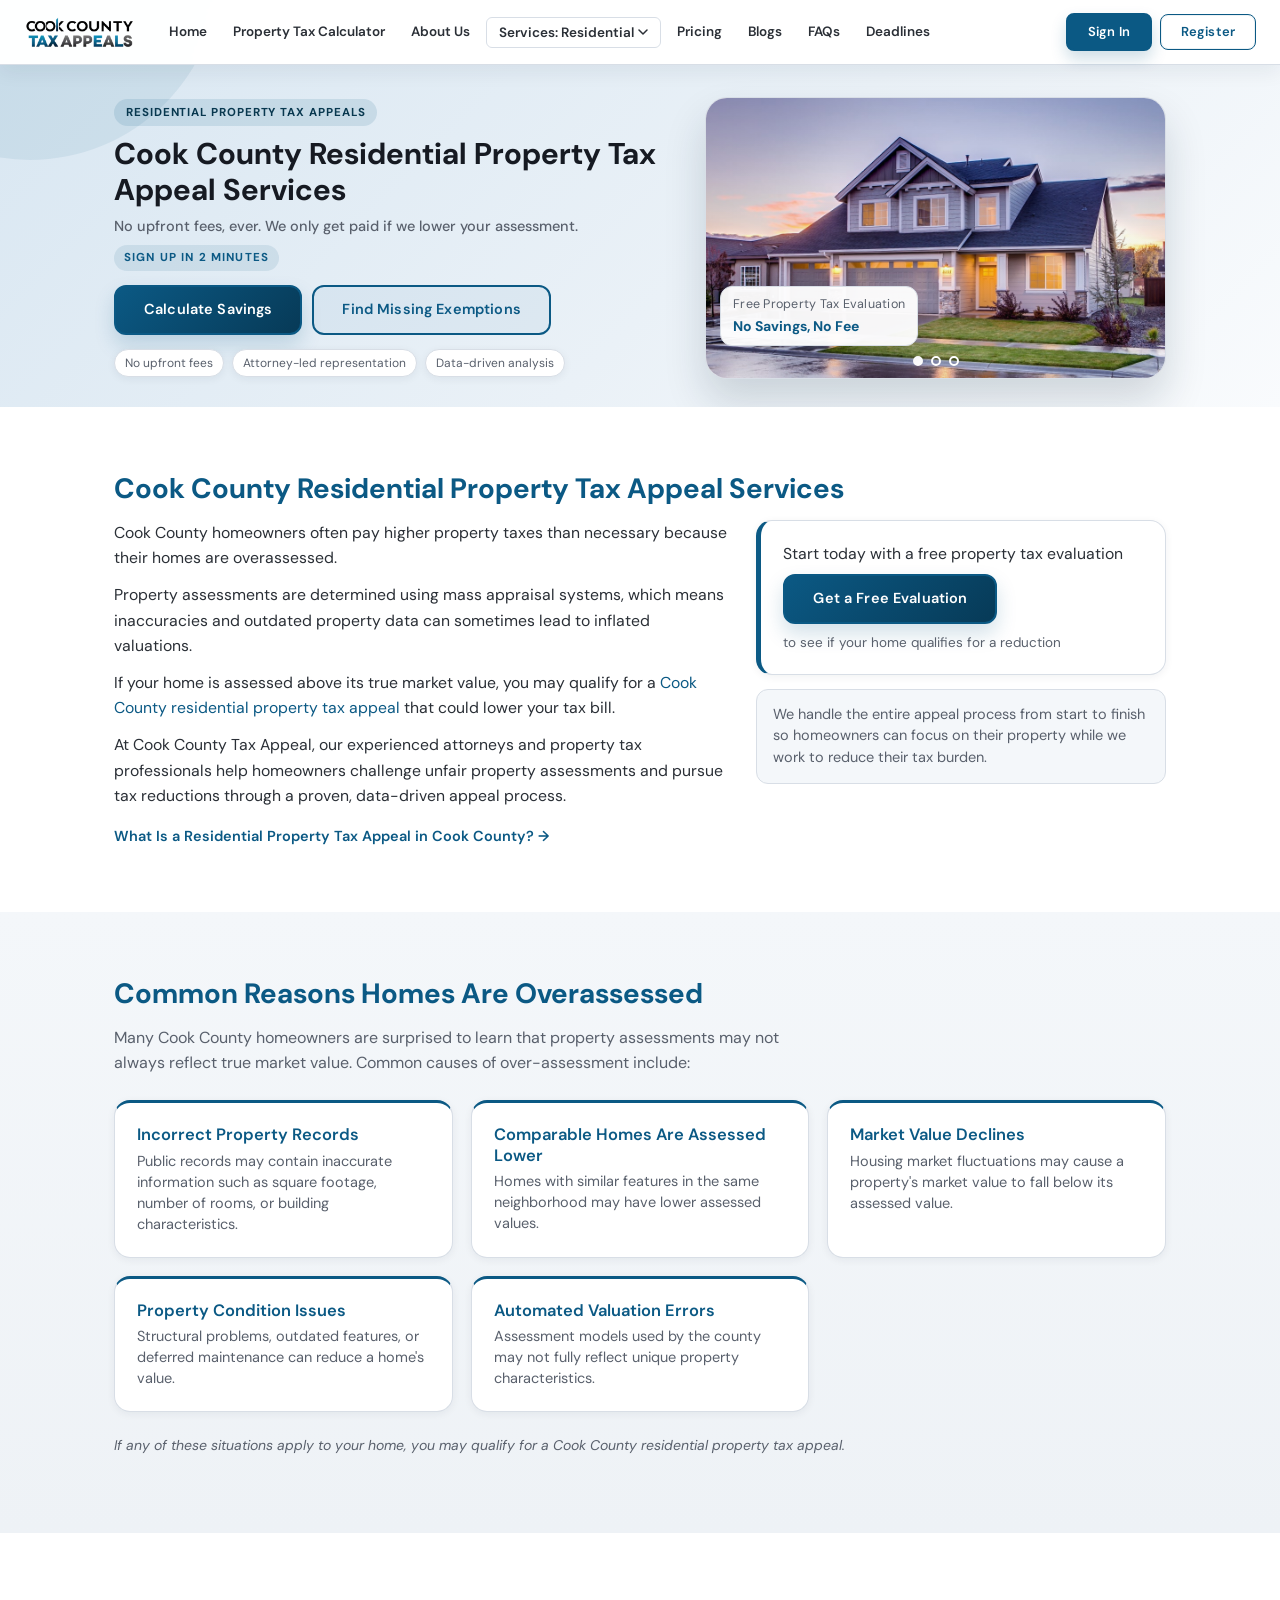
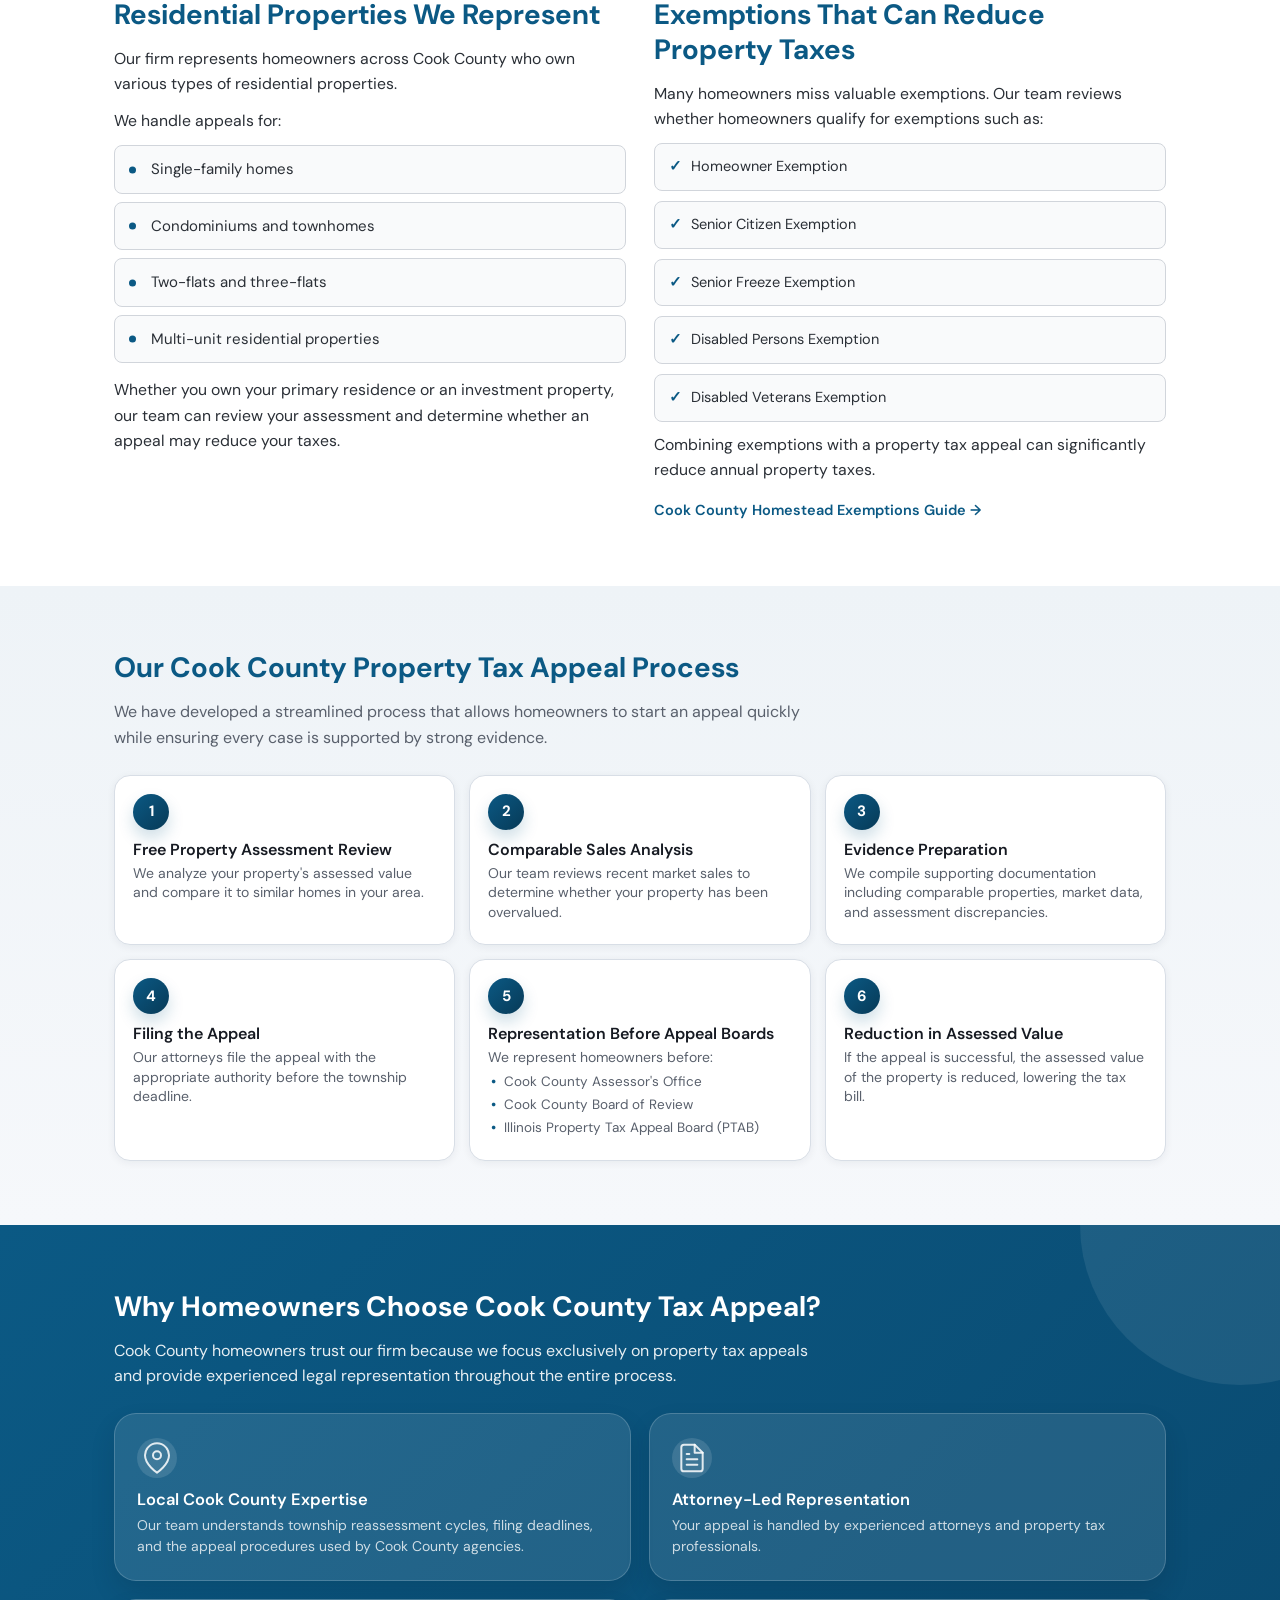
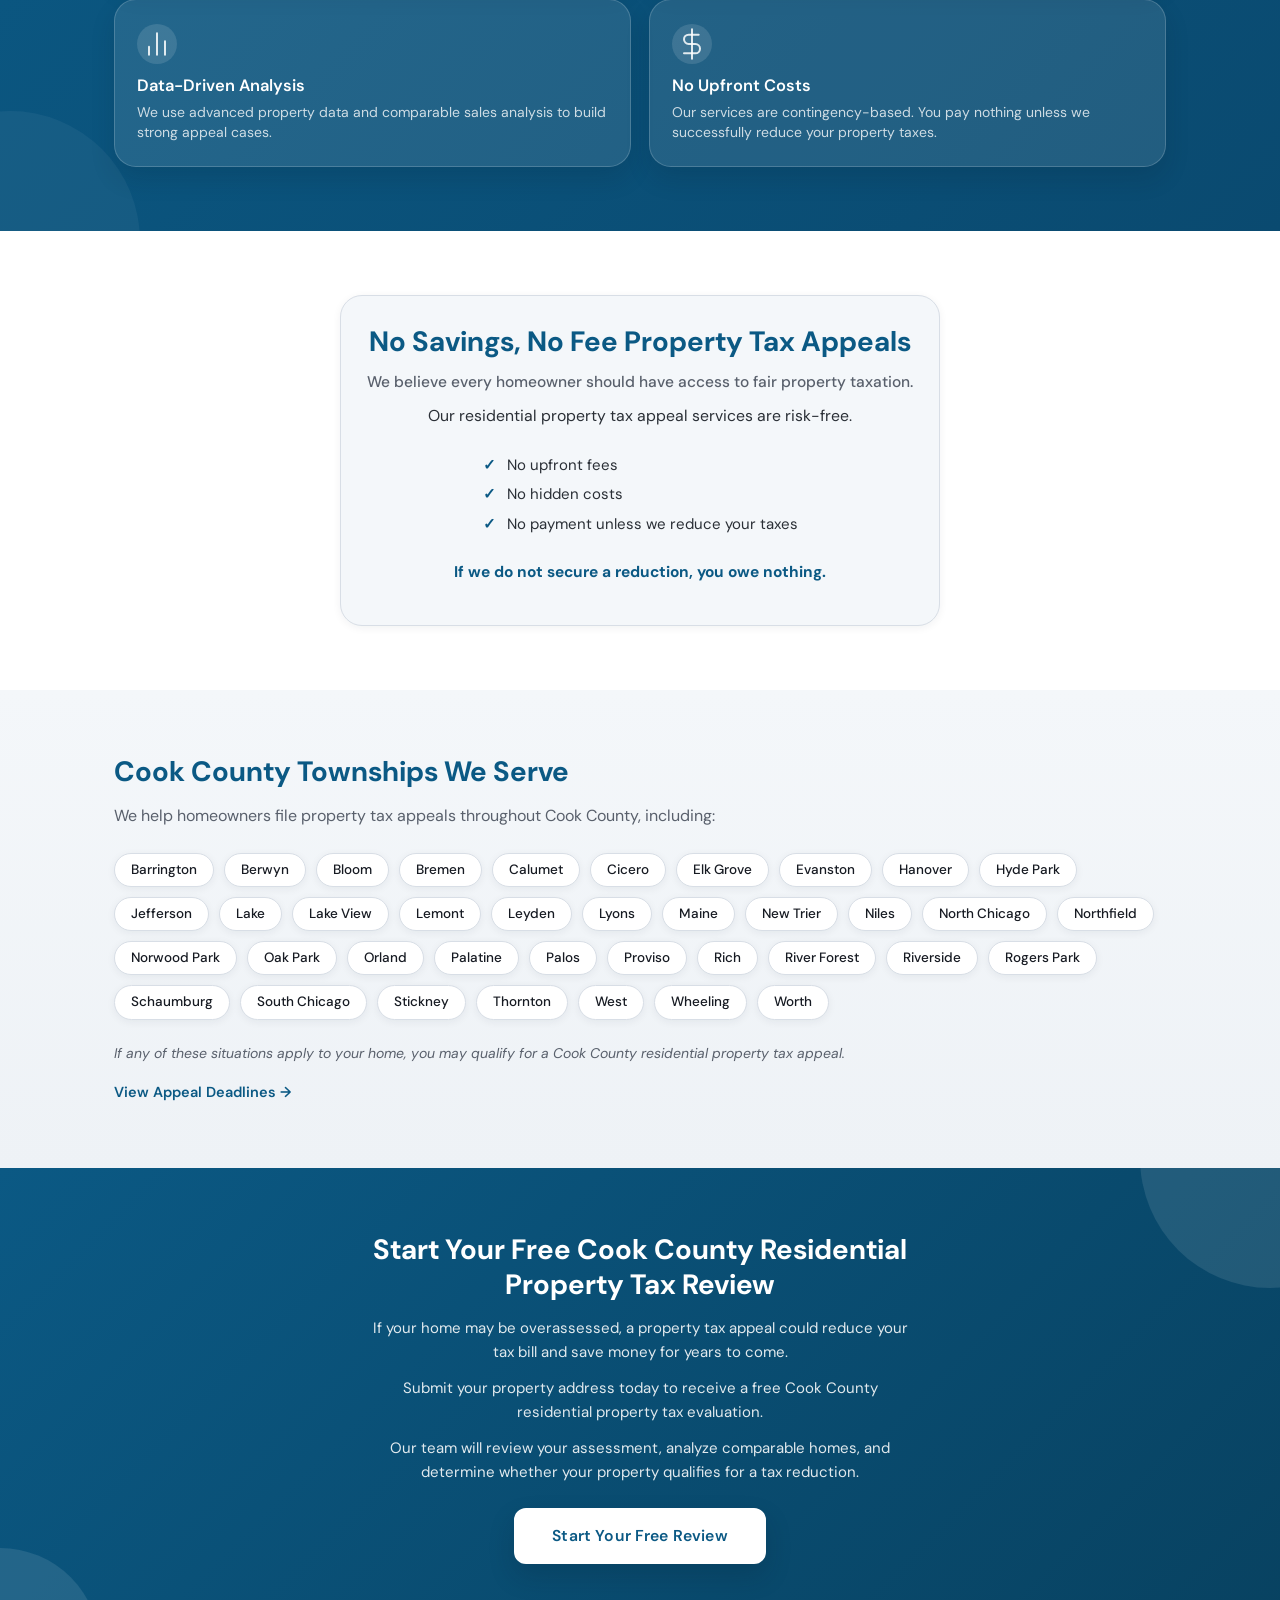
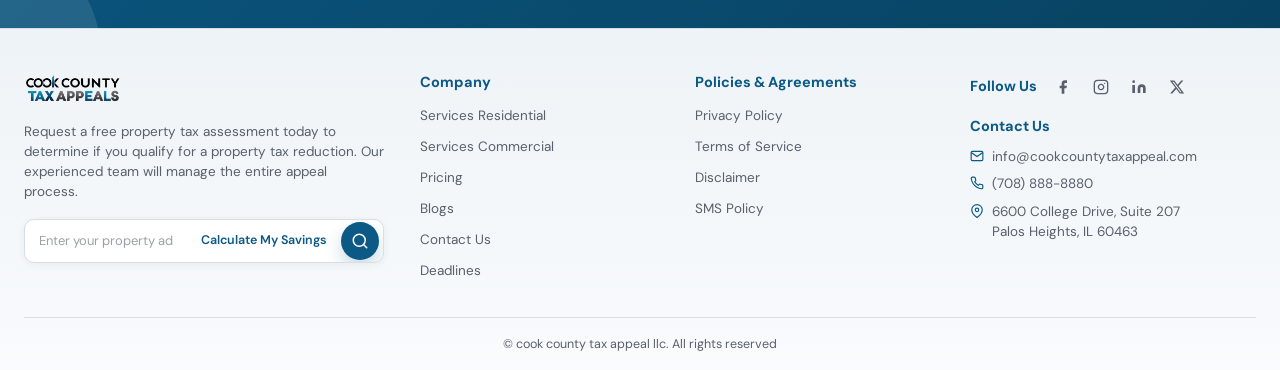
<file: ref1/v3/residential-services_v3.html>
<!DOCTYPE html>
<html lang="en">
<head>
  <meta charset="UTF-8" />
  <meta name="viewport" content="width=device-width, initial-scale=1.0" />
  <title>Appeal Your Cook County Property Taxes | Residential Tax Appeal Services</title>
  <meta name="description" content="Reduce your Cook County property tax bill with expert appeal support." />
  <link rel="preconnect" href="https://fonts.googleapis.com" />
  <link rel="preconnect" href="https://fonts.gstatic.com" crossorigin />
  <link href="https://fonts.googleapis.com/css2?family=DM+Sans:wght@400;500;600;700&display=swap" rel="stylesheet" />
  <link rel="stylesheet" href="residential-services.css" />
</head>
<body>

  <!-- ========== NAVBAR ========== -->
  <header class="navbar" id="navbar">
    <div class="navbar-inner">
      <a href="https://www.cookcountytaxappeal.com/" class="navbar-logo">
        <img src="CCTA.webp" alt="Cook County Tax Appeals" />
      </a>
      <button class="navbar-toggle" id="navToggle" aria-label="Toggle navigation">
        <span></span><span></span><span></span>
      </button>
      <nav class="navbar-nav" id="navMenu">
        <a href="https://www.cookcountytaxappeal.com/" class="nav-link">Home</a>
        <a href="https://www.cookcountytaxappeal.com/property-tax-calculator" class="nav-link">Property Tax Calculator</a>
        <a href="https://www.cookcountytaxappeal.com/cook-county-tax-appeal-about-us" class="nav-link">About Us</a>
        <div class="nav-dropdown">
          <button class="nav-link nav-link--dropdown">Services: Residential <svg width="10" height="6" viewBox="0 0 10 6" fill="none"><path d="M1 1L5 5L9 1" stroke="currentColor" stroke-width="1.5" stroke-linecap="round" stroke-linejoin="round"/></svg></button>
          <div class="dropdown-menu">
            <a href="https://www.cookcountytaxappeal.com/cook-county-tax-appeal-services-residential">Residential</a>
            <a href="https://www.cookcountytaxappeal.com/cook-county-tax-appeal-services-commercial">Commercial</a>
          </div>
        </div>
        <a href="https://www.cookcountytaxappeal.com/no-upfront-cost-tax-appeals" class="nav-link">Pricing</a>
        <a href="https://www.cookcountytaxappeal.com/property-tax-appeal-blogs" class="nav-link">Blogs</a>
        <a href="https://www.cookcountytaxappeal.com/cook-county-tax-appeal-faqs" class="nav-link">FAQs</a>
        <a href="https://www.cookcountytaxappeal.com/cook-county-property-tax-appeal-deadlines" class="nav-link">Deadlines</a>
      </nav>
      <div class="navbar-auth">
        <a href="https://www.cookcountytaxappeal.com/?auth=login" class="btn btn-signin">Sign In</a>
        <a href="https://www.cookcountytaxappeal.com/appeal" class="btn btn-register">Register</a>
      </div>
    </div>
  </header>

  <!-- ========== HERO SECTION ========== -->
  <section class="hero-section">
    <div class="container hero-grid">
      <div class="hero-content">
        <span class="hero-eyebrow">Residential Property Tax Appeals</span>
        <h1>Cook County Residential Property Tax Appeal Services</h1>
        <p class="hero-tagline">No upfront fees, ever. We only get paid if we lower your assessment.</p>
        <p class="hero-subtext">Sign up in 2 minutes</p>
        <div class="hero-cta-group">
          <a href="https://www.cookcountytaxappeal.com/appeal?type=savings" class="btn btn-primary">Calculate Savings</a>
          <a href="https://www.cookcountytaxappeal.com/appeal?type=exemption" class="btn btn-outline">Find Missing Exemptions</a>
        </div>
        <div class="hero-trust">
          <span class="trust-chip">No upfront fees</span>
          <span class="trust-chip">Attorney-led representation</span>
          <span class="trust-chip">Data-driven analysis</span>
        </div>
      </div>
      <div class="hero-media">
        <div class="hero-carousel">
          <div class="hero-carousel-track">
            <div class="hero-slide active">
              <img src="residentailHouse.jpg" alt="Residential home in Cook County" loading="lazy" />
            </div>
            <div class="hero-slide">
              <img src="house1.jpeg" alt="Cook County residential property" loading="lazy" />
            </div>
            <div class="hero-slide">
              <img src="house3.avif" alt="Cook County house exterior" loading="lazy" />
            </div>
          </div>
          <div class="hero-carousel-dots">
            <button class="carousel-dot active" data-slide="0" aria-label="Slide 1"></button>
            <button class="carousel-dot" data-slide="1" aria-label="Slide 2"></button>
            <button class="carousel-dot" data-slide="2" aria-label="Slide 3"></button>
          </div>
          <div class="hero-image-badge">
            <span>Free Property Tax Evaluation</span>
            <strong>No Savings, No Fee</strong>
          </div>
        </div>
      </div>
    </div>
  </section>

  <!-- ========== INTRO / OVERVIEW SECTION ========== -->
  <section class="section section--white">
    <div class="container">
      <h2>Cook County Residential Property Tax Appeal Services</h2>
      <div class="intro-content">
        <div class="intro-text">
          <p>Cook County homeowners often pay higher property taxes than necessary because their homes are overassessed.</p>
          <p>Property assessments are determined using mass appraisal systems, which means inaccuracies and outdated property data can sometimes lead to inflated valuations.</p>
          <p>If your home is assessed above its true market value, you may qualify for a <a href="https://www.cookcountytaxappeal.com/property-tax-calculator">Cook County residential property tax appeal</a> that could lower your tax bill.</p>
          <p>At Cook County Tax Appeal, our experienced attorneys and property tax professionals help homeowners challenge unfair property assessments and pursue tax reductions through a proven, data-driven appeal process.</p>
          <a href="https://www.cookcountytaxappeal.com/cook-county-tax-appeal-faqs/Cook-County-Residential-Property-Tax-Appeal:-What-Homeowners-Need-to-Know" class="learn-more-link">What Is a Residential Property Tax Appeal in Cook County? &rarr;</a>
        </div>
        <aside class="intro-aside">
          <div class="inline-cta">
            <p>Start today with a free property tax evaluation</p>
            <a href="https://www.cookcountytaxappeal.com/appeal" class="btn btn-primary">Get a Free Evaluation</a>
            <p class="cta-subtext">to see if your home qualifies for a reduction</p>
          </div>
          <p class="intro-aside-note">We handle the entire appeal process from start to finish so homeowners can focus on their property while we work to reduce their tax burden.</p>
        </aside>
      </div>
    </div>
  </section>

  <!-- ========== COMMON REASONS SECTION ========== -->
  <section class="section section--gray">
    <div class="container">
      <h2>Common Reasons Homes Are Overassessed</h2>
      <p class="section-intro">Many Cook County homeowners are surprised to learn that property assessments may not always reflect true market value. Common causes of over-assessment include:</p>
      <div class="reasons-grid">
        <div class="reason-card">
          <h4>Incorrect Property Records</h4>
          <p>Public records may contain inaccurate information such as square footage, number of rooms, or building characteristics.</p>
        </div>
        <div class="reason-card">
          <h4>Comparable Homes Are Assessed Lower</h4>
          <p>Homes with similar features in the same neighborhood may have lower assessed values.</p>
        </div>
        <div class="reason-card">
          <h4>Market Value Declines</h4>
          <p>Housing market fluctuations may cause a property's market value to fall below its assessed value.</p>
        </div>
        <div class="reason-card">
          <h4>Property Condition Issues</h4>
          <p>Structural problems, outdated features, or deferred maintenance can reduce a home's value.</p>
        </div>
        <div class="reason-card">
          <h4>Automated Valuation Errors</h4>
          <p>Assessment models used by the county may not fully reflect unique property characteristics.</p>
        </div>
      </div>
      <p class="section-footer-note">If any of these situations apply to your home, you may qualify for a Cook County residential property tax appeal.</p>
    </div>
  </section>

  <!-- ========== RESIDENTIAL PROPERTIES & EXEMPTIONS SECTION ========== -->
  <section class="section section--white">
    <div class="container">
      <div class="properties-exemptions-grid">
        <div class="properties-col">
          <h2>Residential Properties We Represent</h2>
          <p>Our firm represents homeowners across Cook County who own various types of residential properties.</p>
          <p>We handle appeals for:</p>
          <ul class="property-list">
            <li>Single-family homes</li>
            <li>Condominiums and townhomes</li>
            <li>Two-flats and three-flats</li>
            <li>Multi-unit residential properties</li>
          </ul>
          <p>Whether you own your primary residence or an investment property, our team can review your assessment and determine whether an appeal may reduce your taxes.</p>
        </div>
        <div class="exemptions-col">
          <h2>Exemptions That Can Reduce Property Taxes</h2>
          <p>Many homeowners miss valuable exemptions. Our team reviews whether homeowners qualify for exemptions such as:</p>
          <ul class="exemptions-list">
            <li>Homeowner Exemption</li>
            <li>Senior Citizen Exemption</li>
            <li>Senior Freeze Exemption</li>
            <li>Disabled Persons Exemption</li>
            <li>Disabled Veterans Exemption</li>
          </ul>
          <p>Combining exemptions with a property tax appeal can significantly reduce annual property taxes.</p>
          <a href="https://www.cookcountytaxappeal.com/property-tax-appeal-blogs/Cook-County-Homestead-Exemption-Guide-for-2026:-How-to-Apply,-Qualify,-and-Check-Your-Status" class="learn-more-link">Cook County Homestead Exemptions Guide &rarr;</a>
        </div>
      </div>
    </div>
  </section>

  <!-- ========== APPEAL PROCESS SECTION ========== -->
  <section class="section section--peach">
    <div class="container">
      <h2>Our Cook County Property Tax Appeal Process</h2>
      <p class="section-intro">We have developed a streamlined process that allows homeowners to start an appeal quickly while ensuring every case is supported by strong evidence.</p>
      <div class="process-steps">
        <div class="process-step">
          <div class="step-number">1</div>
          <div class="step-content">
            <h3>Free Property Assessment Review</h3>
            <p>We analyze your property's assessed value and compare it to similar homes in your area.</p>
          </div>
        </div>
        <div class="process-step">
          <div class="step-number">2</div>
          <div class="step-content">
            <h3>Comparable Sales Analysis</h3>
            <p>Our team reviews recent market sales to determine whether your property has been overvalued.</p>
          </div>
        </div>
        <div class="process-step">
          <div class="step-number">3</div>
          <div class="step-content">
            <h3>Evidence Preparation</h3>
            <p>We compile supporting documentation including comparable properties, market data, and assessment discrepancies.</p>
          </div>
        </div>
        <div class="process-step">
          <div class="step-number">4</div>
          <div class="step-content">
            <h3>Filing the Appeal</h3>
            <p>Our attorneys file the appeal with the appropriate authority before the township deadline.</p>
          </div>
        </div>
        <div class="process-step">
          <div class="step-number">5</div>
          <div class="step-content">
            <h3>Representation Before Appeal Boards</h3>
            <p>We represent homeowners before:</p>
            <ul>
              <li>Cook County Assessor's Office</li>
              <li>Cook County Board of Review</li>
              <li>Illinois Property Tax Appeal Board (PTAB)</li>
            </ul>
          </div>
        </div>
        <div class="process-step">
          <div class="step-number">6</div>
          <div class="step-content">
            <h3>Reduction in Assessed Value</h3>
            <p>If the appeal is successful, the assessed value of the property is reduced, lowering the tax bill.</p>
          </div>
        </div>
      </div>
    </div>
  </section>

  <!-- ========== WHY CHOOSE US SECTION ========== -->
  <section class="section section--primary">
    <div class="container">
      <h2>Why Homeowners Choose Cook County Tax Appeal?</h2>
      <p class="section-intro section-intro--light">Cook County homeowners trust our firm because we focus exclusively on property tax appeals and provide experienced legal representation throughout the entire process.</p>
      <div class="benefits-grid">
        <div class="benefit-card">
          <div class="benefit-icon">
            <svg width="32" height="32" viewBox="0 0 24 24" fill="none" stroke="currentColor" stroke-width="1.5" stroke-linecap="round" stroke-linejoin="round"><path d="M21 10c0 7-9 13-9 13s-9-6-9-13a9 9 0 0 1 18 0z"/><circle cx="12" cy="10" r="3"/></svg>
          </div>
          <h3>Local Cook County Expertise</h3>
          <p>Our team understands township reassessment cycles, filing deadlines, and the appeal procedures used by Cook County agencies.</p>
        </div>
        <div class="benefit-card">
          <div class="benefit-icon">
            <svg width="32" height="32" viewBox="0 0 24 24" fill="none" stroke="currentColor" stroke-width="1.5" stroke-linecap="round" stroke-linejoin="round"><path d="M14 2H6a2 2 0 0 0-2 2v16a2 2 0 0 0 2 2h12a2 2 0 0 0 2-2V8z"/><polyline points="14 2 14 8 20 8"/><line x1="16" y1="13" x2="8" y2="13"/><line x1="16" y1="17" x2="8" y2="17"/><polyline points="10 9 9 9 8 9"/></svg>
          </div>
          <h3>Attorney-Led Representation</h3>
          <p>Your appeal is handled by experienced attorneys and property tax professionals.</p>
        </div>
        <div class="benefit-card">
          <div class="benefit-icon">
            <svg width="32" height="32" viewBox="0 0 24 24" fill="none" stroke="currentColor" stroke-width="1.5" stroke-linecap="round" stroke-linejoin="round"><line x1="18" y1="20" x2="18" y2="10"/><line x1="12" y1="20" x2="12" y2="4"/><line x1="6" y1="20" x2="6" y2="14"/></svg>
          </div>
          <h3>Data-Driven Analysis</h3>
          <p>We use advanced property data and comparable sales analysis to build strong appeal cases.</p>
        </div>
        <div class="benefit-card">
          <div class="benefit-icon">
            <svg width="32" height="32" viewBox="0 0 24 24" fill="none" stroke="currentColor" stroke-width="1.5" stroke-linecap="round" stroke-linejoin="round"><line x1="12" y1="1" x2="12" y2="23"/><path d="M17 5H9.5a3.5 3.5 0 0 0 0 7h5a3.5 3.5 0 0 1 0 7H6"/></svg>
          </div>
          <h3>No Upfront Costs</h3>
          <p>Our services are contingency-based. You pay nothing unless we successfully reduce your property taxes.</p>
        </div>
      </div>
    </div>
  </section>

  <!-- ========== NO FEE SECTION ========== -->
  <section class="section section--white">
    <div class="container">
      <div class="no-fee-block">
        <h2>No Savings, No Fee Property Tax Appeals</h2>
        <h3>We believe every homeowner should have access to fair property taxation.</h3>
        <p>Our residential property tax appeal services are risk-free.</p>
        <ul class="check-list">
          <li>No upfront fees</li>
          <li>No hidden costs</li>
          <li>No payment unless we reduce your taxes</li>
        </ul>
        <p class="no-fee-emphasis">If we do not secure a reduction, you owe nothing.</p>
      </div>
    </div>
  </section>

  <!-- ========== TOWNSHIPS SECTION ========== -->
  <section class="section section--gray">
    <div class="container">
      <h2>Cook County Townships We Serve</h2>
      <p class="section-intro">We help homeowners file property tax appeals throughout Cook County, including:</p>
      <div class="townships-grid">
        <span class="township-tag">Barrington</span>
        <span class="township-tag">Berwyn</span>
        <span class="township-tag">Bloom</span>
        <span class="township-tag">Bremen</span>
        <span class="township-tag">Calumet</span>
        <span class="township-tag">Cicero</span>
        <span class="township-tag">Elk Grove</span>
        <span class="township-tag">Evanston</span>
        <span class="township-tag">Hanover</span>
        <span class="township-tag">Hyde Park</span>
        <span class="township-tag">Jefferson</span>
        <span class="township-tag">Lake</span>
        <span class="township-tag">Lake View</span>
        <span class="township-tag">Lemont</span>
        <span class="township-tag">Leyden</span>
        <span class="township-tag">Lyons</span>
        <span class="township-tag">Maine</span>
        <span class="township-tag">New Trier</span>
        <span class="township-tag">Niles</span>
        <span class="township-tag">North Chicago</span>
        <span class="township-tag">Northfield</span>
        <span class="township-tag">Norwood Park</span>
        <span class="township-tag">Oak Park</span>
        <span class="township-tag">Orland</span>
        <span class="township-tag">Palatine</span>
        <span class="township-tag">Palos</span>
        <span class="township-tag">Proviso</span>
        <span class="township-tag">Rich</span>
        <span class="township-tag">River Forest</span>
        <span class="township-tag">Riverside</span>
        <span class="township-tag">Rogers Park</span>
        <span class="township-tag">Schaumburg</span>
        <span class="township-tag">South Chicago</span>
        <span class="township-tag">Stickney</span>
        <span class="township-tag">Thornton</span>
        <span class="township-tag">West</span>
        <span class="township-tag">Wheeling</span>
        <span class="township-tag">Worth</span>
      </div>
      <p class="section-footer-note">If any of these situations apply to your home, you may qualify for a Cook County residential property tax appeal.</p>
      <a href="https://www.cookcountytaxappeal.com/cook-county-property-tax-appeal-deadlines" class="learn-more-link">View Appeal Deadlines &rarr;</a>
    </div>
  </section>

  <!-- ========== FINAL CTA SECTION ========== -->
  <section class="section section--cta">
    <div class="container">
      <h2>Start Your Free Cook County Residential Property Tax Review</h2>
      <p>If your home may be overassessed, a property tax appeal could reduce your tax bill and save money for years to come.</p>
      <p>Submit your property address today to receive a free Cook County residential property tax evaluation.</p>
      <p>Our team will review your assessment, analyze comparable homes, and determine whether your property qualifies for a tax reduction.</p>
      <a href="https://www.cookcountytaxappeal.com/appeal" class="btn btn-primary btn-lg">Start Your Free Review</a>
    </div>
  </section>

  <!-- ========== FOOTER ========== -->
  <footer class="site-footer">
    <div class="footer-inner">
      <div class="footer-top">
        <!-- Column 1: Brand -->
        <div class="footer-col footer-brand">
          <a href="https://www.cookcountytaxappeal.com/" class="footer-logo">
            <img src="CCTA.webp" alt="Cook County Tax Appeals" />
          </a>
          <p>Request a free property tax assessment today to determine if you qualify for a property tax reduction. Our experienced team will manage the entire appeal process.</p>
          <div class="footer-search">
            <input type="text" placeholder="Enter your property address or PIN" class="footer-search-input" />
            <a href="https://www.cookcountytaxappeal.com/appeal" class="footer-search-btn">Calculate My Savings</a>
            <button class="footer-search-icon" aria-label="Search">
              <svg width="18" height="18" viewBox="0 0 24 24" fill="none" stroke="currentColor" stroke-width="2" stroke-linecap="round" stroke-linejoin="round"><circle cx="11" cy="11" r="8"/><line x1="21" y1="21" x2="16.65" y2="16.65"/></svg>
            </button>
          </div>
        </div>

        <!-- Column 2: Company -->
        <div class="footer-col">
          <h4>Company</h4>
          <ul>
            <li><a href="https://www.cookcountytaxappeal.com/cook-county-tax-appeal-services-residential">Services Residential</a></li>
            <li><a href="https://www.cookcountytaxappeal.com/cook-county-tax-appeal-services-commercial">Services Commercial</a></li>
            <li><a href="https://www.cookcountytaxappeal.com/no-upfront-cost-tax-appeals">Pricing</a></li>
            <li><a href="https://www.cookcountytaxappeal.com/property-tax-appeal-blogs">Blogs</a></li>
            <li><a href="https://www.cookcountytaxappeal.com/contact">Contact Us</a></li>
            <li><a href="https://www.cookcountytaxappeal.com/cook-county-property-tax-appeal-deadlines">Deadlines</a></li>
          </ul>
        </div>

        <!-- Column 3: Policies -->
        <div class="footer-col">
          <h4>Policies &amp; Agreements</h4>
          <ul>
            <li><a href="https://www.cookcountytaxappeal.com/privacy-policy">Privacy Policy</a></li>
            <li><a href="https://www.cookcountytaxappeal.com/terms-service">Terms of Service</a></li>
            <li><a href="https://www.cookcountytaxappeal.com/disclaimer">Disclaimer</a></li>
            <li><a href="https://www.cookcountytaxappeal.com/sms-policy">SMS Policy</a></li>
          </ul>
        </div>

        <!-- Column 4: Contact + Social -->
        <div class="footer-col">
          <div class="footer-social-header">
            <span>Follow Us</span>
            <div class="footer-social">
              <a href="#" aria-label="Facebook"><svg width="16" height="16" viewBox="0 0 24 24" fill="currentColor"><path d="M18 2h-3a5 5 0 00-5 5v3H7v4h3v8h4v-8h3l1-4h-4V7a1 1 0 011-1h3z"/></svg></a>
              <a href="#" aria-label="Instagram"><svg width="16" height="16" viewBox="0 0 24 24" fill="none" stroke="currentColor" stroke-width="2" stroke-linecap="round" stroke-linejoin="round"><rect x="2" y="2" width="20" height="20" rx="5" ry="5"/><path d="M16 11.37A4 4 0 1112.63 8 4 4 0 0116 11.37z"/><line x1="17.5" y1="6.5" x2="17.51" y2="6.5"/></svg></a>
              <a href="#" aria-label="LinkedIn"><svg width="16" height="16" viewBox="0 0 24 24" fill="currentColor"><path d="M16 8a6 6 0 016 6v7h-4v-7a2 2 0 00-2-2 2 2 0 00-2 2v7h-4v-7a6 6 0 016-6zM2 9h4v12H2z"/><circle cx="4" cy="4" r="2"/></svg></a>
              <a href="#" aria-label="X"><svg width="16" height="16" viewBox="0 0 24 24" fill="currentColor"><path d="M18.244 2.25h3.308l-7.227 8.26 8.502 11.24H16.17l-5.214-6.817L4.99 21.75H1.68l7.73-8.835L1.254 2.25H8.08l4.713 6.231zm-1.161 17.52h1.833L7.084 4.126H5.117z"/></svg></a>
            </div>
          </div>
          <h4>Contact Us</h4>
          <ul class="footer-contact">
            <li>
              <svg width="14" height="14" viewBox="0 0 24 24" fill="none" stroke="currentColor" stroke-width="2"><path d="M4 4h16c1.1 0 2 .9 2 2v12c0 1.1-.9 2-2 2H4c-1.1 0-2-.9-2-2V6c0-1.1.9-2 2-2z"/><polyline points="22,6 12,13 2,6"/></svg>
              <a href="mailto:info@cookcountytaxappeal.com">info@cookcountytaxappeal.com</a>
            </li>
            <li>
              <svg width="14" height="14" viewBox="0 0 24 24" fill="none" stroke="currentColor" stroke-width="2"><path d="M22 16.92v3a2 2 0 01-2.18 2 19.79 19.79 0 01-8.63-3.07 19.5 19.5 0 01-6-6 19.79 19.79 0 01-3.07-8.67A2 2 0 014.11 2h3a2 2 0 012 1.72c.127.96.361 1.903.7 2.81a2 2 0 01-.45 2.11L8.09 9.91a16 16 0 006 6l1.27-1.27a2 2 0 012.11-.45c.907.339 1.85.573 2.81.7A2 2 0 0122 16.92z"/></svg>
              <a href="tel:+17088888880">(708) 888-8880</a>
            </li>
            <li>
              <svg width="14" height="14" viewBox="0 0 24 24" fill="none" stroke="currentColor" stroke-width="2"><path d="M21 10c0 7-9 13-9 13s-9-6-9-13a9 9 0 0118 0z"/><circle cx="12" cy="10" r="3"/></svg>
              <a href="https://www.google.com/maps/search/?api=1&query=6600+College+Drive+Suite+207+Palos+Heights+IL+60463">6600 College Drive, Suite 207<br/>Palos Heights, IL 60463</a>
            </li>
          </ul>
        </div>
      </div>

      <div class="footer-bottom">
        <p>&copy; cook county tax appeal llc. All rights reserved</p>
      </div>
    </div>
  </footer>

  <script>
    // Mobile nav toggle
    const toggle = document.getElementById('navToggle');
    const menu = document.getElementById('navMenu');
    if (toggle && menu) {
      toggle.addEventListener('click', () => {
        menu.classList.toggle('open');
        toggle.classList.toggle('active');
      });
    }
    // Dropdown
    document.querySelectorAll('.nav-dropdown > button').forEach(btn => {
      btn.addEventListener('click', e => {
        e.currentTarget.parentElement.classList.toggle('open');
      });
    });
    // Close dropdown on outside click
    document.addEventListener('click', e => {
      document.querySelectorAll('.nav-dropdown').forEach(dd => {
        if (!dd.contains(e.target)) dd.classList.remove('open');
      });
    });

    // Hero Carousel
    (() => {
      const slides = document.querySelectorAll('.hero-slide');
      const dots = document.querySelectorAll('.carousel-dot');
      let current = 0;
      let timer;

      function goTo(idx) {
        slides[current].classList.remove('active');
        dots[current].classList.remove('active');
        current = idx % slides.length;
        slides[current].classList.add('active');
        dots[current].classList.add('active');
      }

      function next() { goTo(current + 1); }

      function startAuto() { timer = setInterval(next, 4000); }
      function stopAuto() { clearInterval(timer); }

      dots.forEach(dot => {
        dot.addEventListener('click', () => {
          stopAuto();
          goTo(Number(dot.dataset.slide));
          startAuto();
        });
      });

      startAuto();
    })();
  </script>
</body>
</html>
</file>
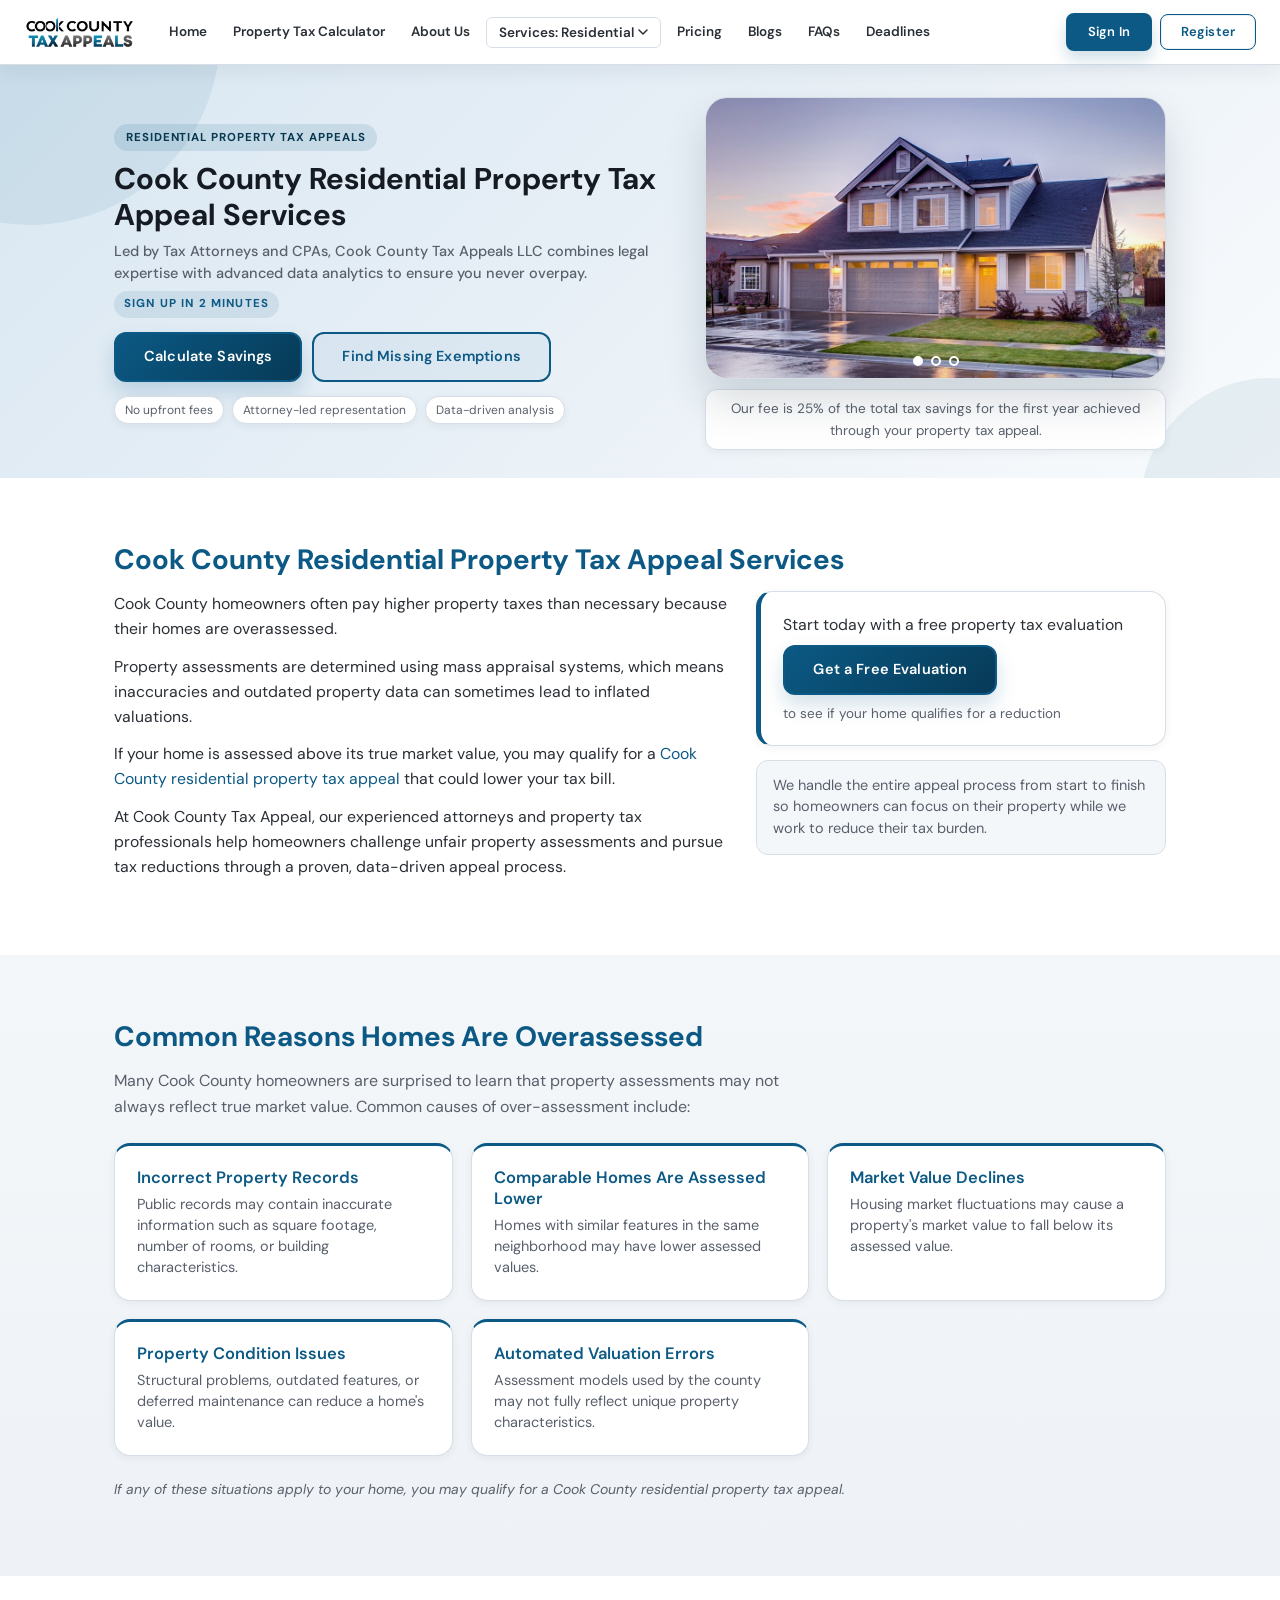
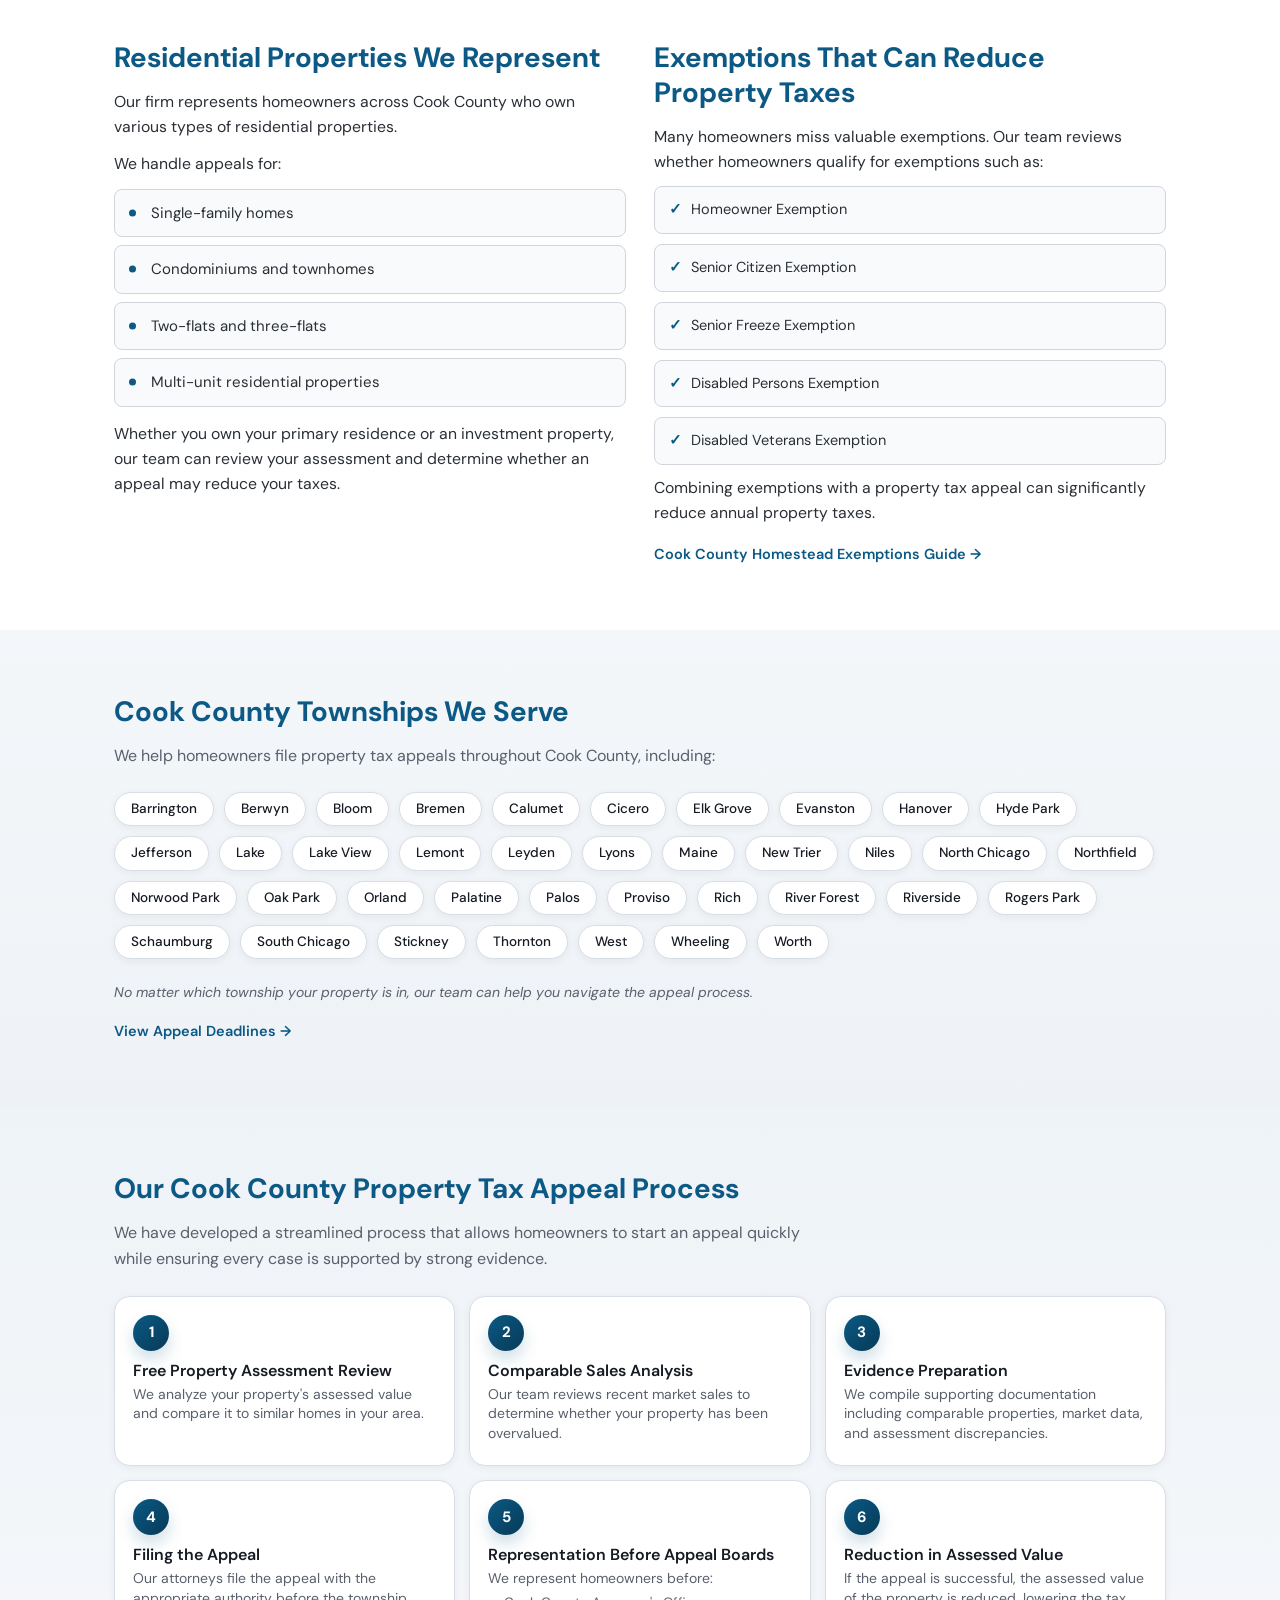
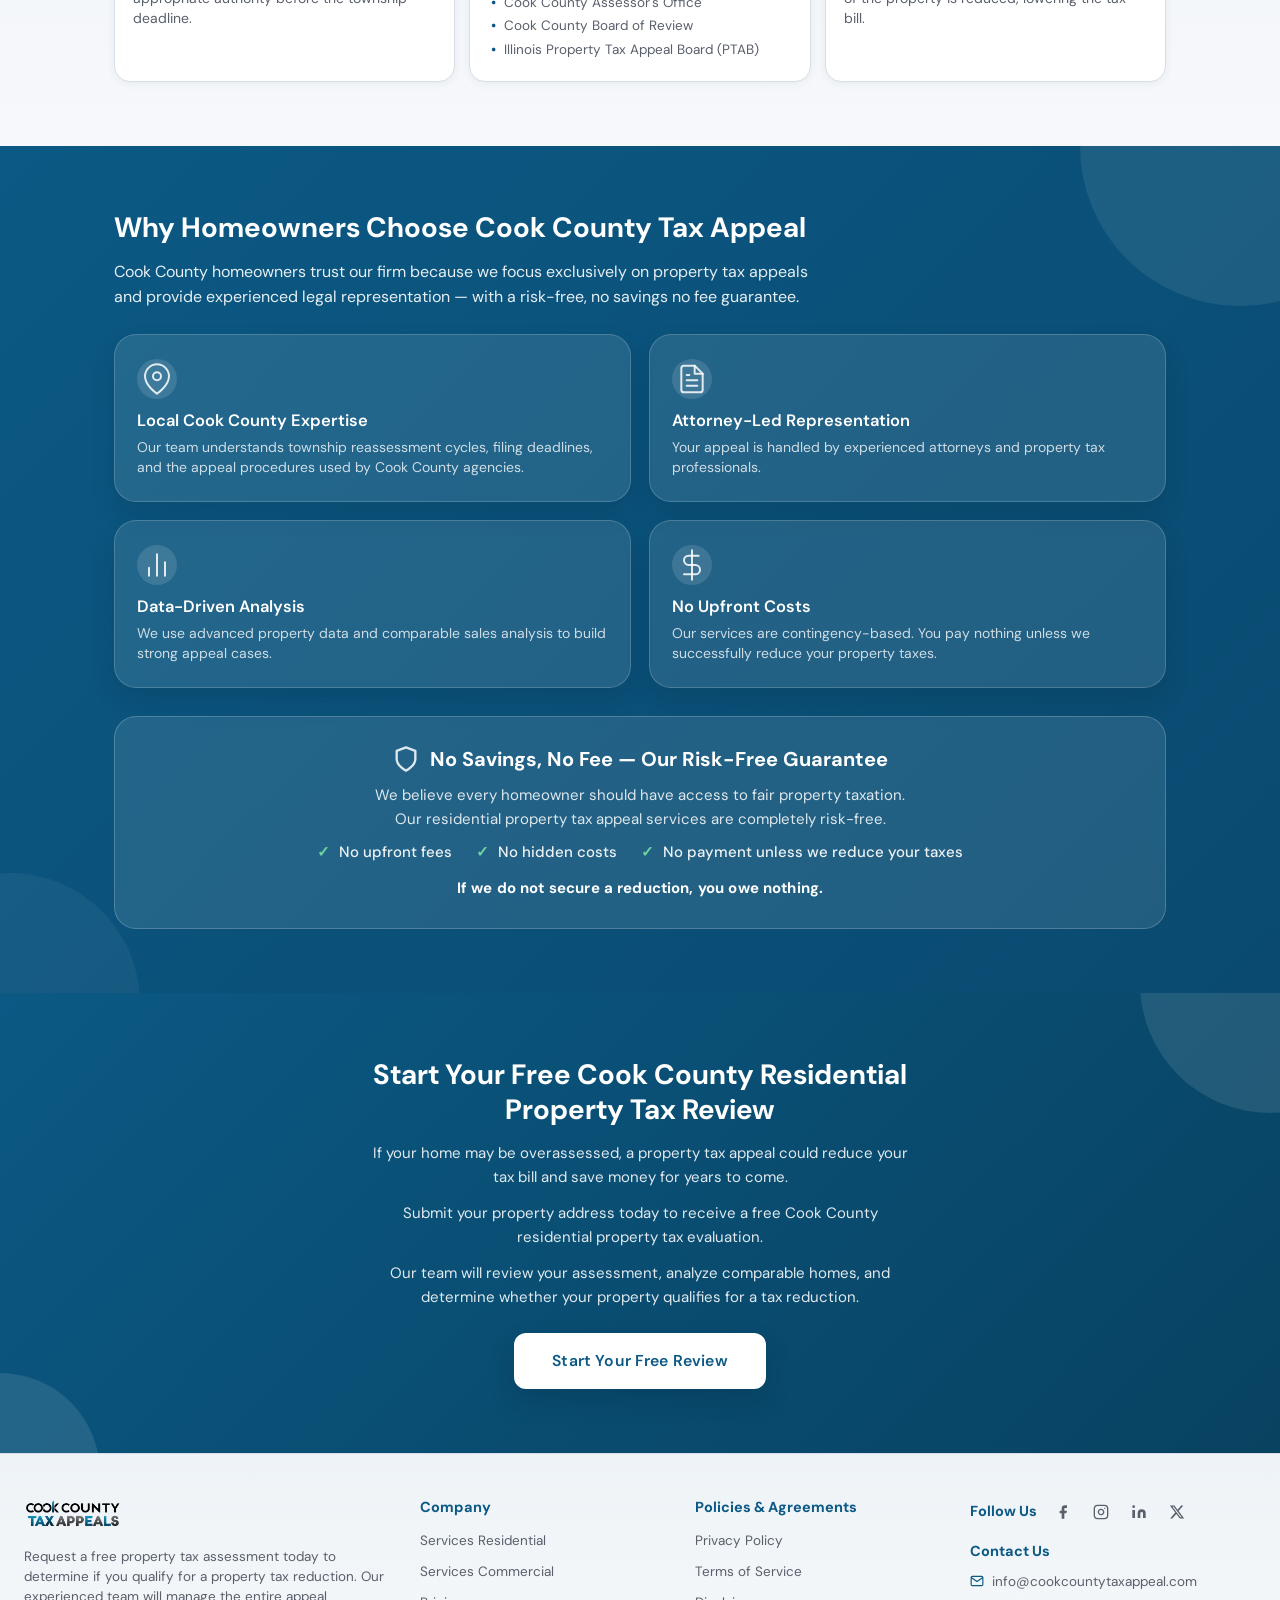
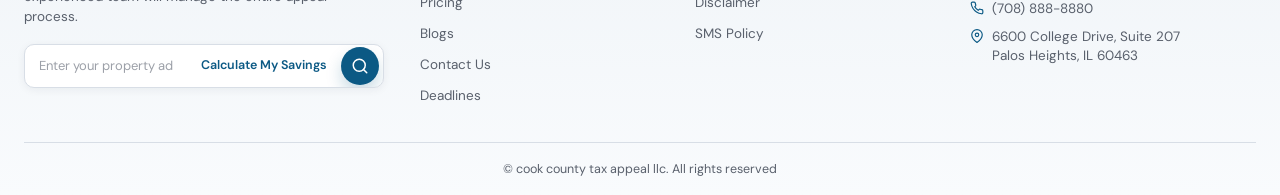
<file: ref1/v4/residential-services_v4.html>
<!DOCTYPE html>
<html lang="en">
<head>
  <meta charset="UTF-8" />
  <meta name="viewport" content="width=device-width, initial-scale=1.0" />
  <title>Appeal Your Cook County Property Taxes | Residential Tax Appeal Services</title>
  <meta name="description" content="Reduce your Cook County property tax bill with expert appeal support." />
  <link rel="preconnect" href="https://fonts.googleapis.com" />
  <link rel="preconnect" href="https://fonts.gstatic.com" crossorigin />
  <link href="https://fonts.googleapis.com/css2?family=DM+Sans:wght@400;500;600;700&display=swap" rel="stylesheet" />
  <link rel="stylesheet" href="residential-services.css" />
</head>
<body>

  <!-- ========== NAVBAR ========== -->
  <header class="navbar" id="navbar">
    <div class="navbar-inner">
      <a href="https://www.cookcountytaxappeal.com/" class="navbar-logo">
        <img src="CCTA.webp" alt="Cook County Tax Appeals" />
      </a>
      <button class="navbar-toggle" id="navToggle" aria-label="Toggle navigation">
        <span></span><span></span><span></span>
      </button>
      <nav class="navbar-nav" id="navMenu">
        <a href="https://www.cookcountytaxappeal.com/" class="nav-link">Home</a>
        <a href="https://www.cookcountytaxappeal.com/property-tax-calculator" class="nav-link">Property Tax Calculator</a>
        <a href="https://www.cookcountytaxappeal.com/cook-county-tax-appeal-about-us" class="nav-link">About Us</a>
        <div class="nav-dropdown">
          <button class="nav-link nav-link--dropdown">Services: Residential <svg width="10" height="6" viewBox="0 0 10 6" fill="none"><path d="M1 1L5 5L9 1" stroke="currentColor" stroke-width="1.5" stroke-linecap="round" stroke-linejoin="round"/></svg></button>
          <div class="dropdown-menu">
            <a href="https://www.cookcountytaxappeal.com/cook-county-tax-appeal-services-residential">Residential</a>
            <a href="https://www.cookcountytaxappeal.com/cook-county-tax-appeal-services-commercial">Commercial</a>
          </div>
        </div>
        <a href="https://www.cookcountytaxappeal.com/no-upfront-cost-tax-appeals" class="nav-link">Pricing</a>
        <a href="https://www.cookcountytaxappeal.com/property-tax-appeal-blogs" class="nav-link">Blogs</a>
        <a href="https://www.cookcountytaxappeal.com/cook-county-tax-appeal-faqs" class="nav-link">FAQs</a>
        <a href="https://www.cookcountytaxappeal.com/cook-county-property-tax-appeal-deadlines" class="nav-link">Deadlines</a>
      </nav>
      <div class="navbar-auth">
        <a href="https://www.cookcountytaxappeal.com/?auth=login" class="btn btn-signin">Sign In</a>
        <a href="https://www.cookcountytaxappeal.com/appeal" class="btn btn-register">Register</a>
      </div>
    </div>
  </header>

  <!-- ========== HERO SECTION ========== -->
  <section class="hero-section">
    <div class="container hero-grid">
      <div class="hero-content">
        <span class="hero-eyebrow">Residential Property Tax Appeals</span>
        <h1>Cook County Residential Property Tax Appeal Services</h1>
        <p class="hero-tagline">Led by Tax Attorneys and CPAs, Cook County Tax Appeals LLC combines legal expertise with advanced data analytics to ensure you never overpay.</p>
        <p class="hero-subtext">Sign up in 2 minutes</p>
        <div class="hero-cta-group">
          <a href="https://www.cookcountytaxappeal.com/appeal?type=savings" class="btn btn-primary">Calculate Savings</a>
          <a href="https://www.cookcountytaxappeal.com/appeal?type=exemption" class="btn btn-outline">Find Missing Exemptions</a>
        </div>
        <div class="hero-trust">
          <span class="trust-chip">No upfront fees</span>
          <span class="trust-chip">Attorney-led representation</span>
          <span class="trust-chip">Data-driven analysis</span>
        </div>
      </div>
      <div class="hero-media">
        <div class="hero-carousel">
          <div class="hero-carousel-track">
            <div class="hero-slide active">
              <img src="residentailHouse.jpg" alt="Residential home in Cook County" loading="lazy" />
            </div>
            <div class="hero-slide">
              <img src="house1.jpeg" alt="Cook County residential property" loading="lazy" />
            </div>
            <div class="hero-slide">
              <img src="house3.avif" alt="Cook County house exterior" loading="lazy" />
            </div>
          </div>
          <div class="hero-carousel-dots">
            <button class="carousel-dot active" data-slide="0" aria-label="Slide 1"></button>
            <button class="carousel-dot" data-slide="1" aria-label="Slide 2"></button>
            <button class="carousel-dot" data-slide="2" aria-label="Slide 3"></button>
            
          </div>
          <!-- <div class="hero-image-badge">
            <span>Free Property Tax Evaluation</span>
            <strong>No Savings, No Fee</strong>
          </div> -->
        </div>
        <p class="hero-carousel-caption">Our fee is 25% of the total tax savings for the first year achieved through your property tax appeal.</p>
      </div>
    </div>
  </section>

  <!-- ========== INTRO / OVERVIEW SECTION ========== -->
  <section class="section section--white">
    <div class="container">
      <h2>Cook County Residential Property Tax Appeal Services</h2>
      <div class="intro-content">
        <div class="intro-text">
          <p>Cook County homeowners often pay higher property taxes than necessary because their homes are overassessed.</p>
          <p>Property assessments are determined using mass appraisal systems, which means inaccuracies and outdated property data can sometimes lead to inflated valuations.</p>
          <p>If your home is assessed above its true market value, you may qualify for a <a href="https://www.cookcountytaxappeal.com/appeal">Cook County residential property tax appeal</a> that could lower your tax bill.</p>
          <p>At Cook County Tax Appeal, our experienced attorneys and property tax professionals help homeowners challenge unfair property assessments and pursue tax reductions through a proven, data-driven appeal process.</p>
          <!-- <a href="https://www.cookcountytaxappeal.com/cook-county-tax-appeal-faqs/Cook-County-Residential-Property-Tax-Appeal:-What-Homeowners-Need-to-Know" class="learn-more-link">What Is a Residential Property Tax Appeal in Cook County? &rarr;</a> -->
        </div>
        <aside class="intro-aside">
          <div class="inline-cta">
            <p>Start today with a free property tax evaluation</p>
            <a href="https://www.cookcountytaxappeal.com/appeal" class="btn btn-primary">Get a Free Evaluation</a>
            <p class="cta-subtext">to see if your home qualifies for a reduction</p>
          </div>
          <p class="intro-aside-note">We handle the entire appeal process from start to finish so homeowners can focus on their property while we work to reduce their tax burden.</p>
          
        </aside>
      </div>
    </div>
  </section>

  <!-- ========== COMMON REASONS SECTION ========== -->
  <section class="section section--gray">
    <div class="container">
      <h2>Common Reasons Homes Are Overassessed</h2>
      <p class="section-intro">Many Cook County homeowners are surprised to learn that property assessments may not always reflect true market value. Common causes of over-assessment include:</p>
      <div class="reasons-grid">
        <div class="reason-card">
          <h4>Incorrect Property Records</h4>
          <p>Public records may contain inaccurate information such as square footage, number of rooms, or building characteristics.</p>
        </div>
        <div class="reason-card">
          <h4>Comparable Homes Are Assessed Lower</h4>
          <p>Homes with similar features in the same neighborhood may have lower assessed values.</p>
        </div>
        <div class="reason-card">
          <h4>Market Value Declines</h4>
          <p>Housing market fluctuations may cause a property's market value to fall below its assessed value.</p>
        </div>
        <div class="reason-card">
          <h4>Property Condition Issues</h4>
          <p>Structural problems, outdated features, or deferred maintenance can reduce a home's value.</p>
        </div>
        <div class="reason-card">
          <h4>Automated Valuation Errors</h4>
          <p>Assessment models used by the county may not fully reflect unique property characteristics.</p>
        </div>
      </div>
      <p class="section-footer-note">If any of these situations apply to your home, you may qualify for a Cook County residential property tax appeal.</p>
    </div>
  </section>

  <!-- ========== RESIDENTIAL PROPERTIES & EXEMPTIONS SECTION ========== -->
  <section class="section section--white">
    <div class="container">
      <div class="properties-exemptions-grid">
        <div class="properties-col">
          <h2>Residential Properties We Represent</h2>
          <p>Our firm represents homeowners across Cook County who own various types of residential properties.</p>
          <p>We handle appeals for:</p>
          <ul class="property-list">
            <li>Single-family homes</li>
            <li>Condominiums and townhomes</li>
            <li>Two-flats and three-flats</li>
            <li>Multi-unit residential properties</li>
          </ul>
          <p>Whether you own your primary residence or an investment property, our team can review your assessment and determine whether an appeal may reduce your taxes.</p>
        </div>
        <div class="exemptions-col">
          <h2>Exemptions That Can Reduce Property Taxes</h2>
          <p>Many homeowners miss valuable exemptions. Our team reviews whether homeowners qualify for exemptions such as:</p>
          <ul class="exemptions-list">
            <li>Homeowner Exemption</li>
            <li>Senior Citizen Exemption</li>
            <li>Senior Freeze Exemption</li>
            <li>Disabled Persons Exemption</li>
            <li>Disabled Veterans Exemption</li>
          </ul>
          <p>Combining exemptions with a property tax appeal can significantly reduce annual property taxes.</p>
          <a href="https://www.cookcountytaxappeal.com/property-tax-appeal-blogs/Cook-County-Homestead-Exemption-Guide-for-2026:-How-to-Apply,-Qualify,-and-Check-Your-Status" class="learn-more-link">Cook County Homestead Exemptions Guide &rarr;</a>
        </div>
      </div>
    </div>
  </section>
  <section class="section section--gray">
    <div class="container">
      <h2>Cook County Townships We Serve</h2>
      <p class="section-intro">We help homeowners file property tax appeals throughout Cook County, including:</p>
      <div class="townships-grid">
        <span class="township-tag">Barrington</span>
        <span class="township-tag">Berwyn</span>
        <span class="township-tag">Bloom</span>
        <span class="township-tag">Bremen</span>
        <span class="township-tag">Calumet</span>
        <span class="township-tag">Cicero</span>
        <span class="township-tag">Elk Grove</span>
        <span class="township-tag">Evanston</span>
        <span class="township-tag">Hanover</span>
        <span class="township-tag">Hyde Park</span>
        <span class="township-tag">Jefferson</span>
        <span class="township-tag">Lake</span>
        <span class="township-tag">Lake View</span>
        <span class="township-tag">Lemont</span>
        <span class="township-tag">Leyden</span>
        <span class="township-tag">Lyons</span>
        <span class="township-tag">Maine</span>
        <span class="township-tag">New Trier</span>
        <span class="township-tag">Niles</span>
        <span class="township-tag">North Chicago</span>
        <span class="township-tag">Northfield</span>
        <span class="township-tag">Norwood Park</span>
        <span class="township-tag">Oak Park</span>
        <span class="township-tag">Orland</span>
        <span class="township-tag">Palatine</span>
        <span class="township-tag">Palos</span>
        <span class="township-tag">Proviso</span>
        <span class="township-tag">Rich</span>
        <span class="township-tag">River Forest</span>
        <span class="township-tag">Riverside</span>
        <span class="township-tag">Rogers Park</span>
        <span class="township-tag">Schaumburg</span>
        <span class="township-tag">South Chicago</span>
        <span class="township-tag">Stickney</span>
        <span class="township-tag">Thornton</span>
        <span class="township-tag">West</span>
        <span class="township-tag">Wheeling</span>
        <span class="township-tag">Worth</span>
      </div>
      <p class="section-footer-note">No matter which township your property is in, our team can help you navigate the appeal process.</p>
      <a href="https://www.cookcountytaxappeal.com/cook-county-property-tax-appeal-deadlines" class="learn-more-link">View Appeal Deadlines &rarr;</a>
    </div>
  </section>
  <!-- ========== APPEAL PROCESS SECTION ========== -->
  <section class="section section--peach">
    <div class="container">
      <h2>Our Cook County Property Tax Appeal Process</h2>
      <p class="section-intro">We have developed a streamlined process that allows homeowners to start an appeal quickly while ensuring every case is supported by strong evidence.</p>
      <div class="process-steps">
        <div class="process-step">
          <div class="step-number">1</div>
          <div class="step-content">
            <h3>Free Property Assessment Review</h3>
            <p>We analyze your property's assessed value and compare it to similar homes in your area.</p>
          </div>
        </div>
        <div class="process-step">
          <div class="step-number">2</div>
          <div class="step-content">
            <h3>Comparable Sales Analysis</h3>
            <p>Our team reviews recent market sales to determine whether your property has been overvalued.</p>
          </div>
        </div>
        <div class="process-step">
          <div class="step-number">3</div>
          <div class="step-content">
            <h3>Evidence Preparation</h3>
            <p>We compile supporting documentation including comparable properties, market data, and assessment discrepancies.</p>
          </div>
        </div>
        <div class="process-step">
          <div class="step-number">4</div>
          <div class="step-content">
            <h3>Filing the Appeal</h3>
            <p>Our attorneys file the appeal with the appropriate authority before the township deadline.</p>
          </div>
        </div>
        <div class="process-step">
          <div class="step-number">5</div>
          <div class="step-content">
            <h3>Representation Before Appeal Boards</h3>
            <p>We represent homeowners before:</p>
            <ul>
              <li>Cook County Assessor's Office</li>
              <li>Cook County Board of Review</li>
              <li>Illinois Property Tax Appeal Board (PTAB)</li>
            </ul>
          </div>
        </div>
        <div class="process-step">
          <div class="step-number">6</div>
          <div class="step-content">
            <h3>Reduction in Assessed Value</h3>
            <p>If the appeal is successful, the assessed value of the property is reduced, lowering the tax bill.</p>
          </div>
        </div>
      </div>
    </div>
  </section>

  <!-- ========== WHY CHOOSE US — NO SAVINGS NO FEE SECTION ========== -->
  <section class="section section--primary">
    <div class="container">
      <div class="why-choose-header">
        <h2>Why Homeowners Choose Cook County Tax Appeal</h2>
        <p class="section-intro section-intro--light">Cook County homeowners trust our firm because we focus exclusively on property tax appeals and provide experienced legal representation — with a risk-free, no savings no fee guarantee.</p>
      </div>
      <div class="benefits-grid">
        <div class="benefit-card">
          <div class="benefit-icon">
            <svg width="32" height="32" viewBox="0 0 24 24" fill="none" stroke="currentColor" stroke-width="1.5" stroke-linecap="round" stroke-linejoin="round"><path d="M21 10c0 7-9 13-9 13s-9-6-9-13a9 9 0 0 1 18 0z"/><circle cx="12" cy="10" r="3"/></svg>
          </div>
          <h3>Local Cook County Expertise</h3>
          <p>Our team understands township reassessment cycles, filing deadlines, and the appeal procedures used by Cook County agencies.</p>
        </div>
        <div class="benefit-card">
          <div class="benefit-icon">
            <svg width="32" height="32" viewBox="0 0 24 24" fill="none" stroke="currentColor" stroke-width="1.5" stroke-linecap="round" stroke-linejoin="round"><path d="M14 2H6a2 2 0 0 0-2 2v16a2 2 0 0 0 2 2h12a2 2 0 0 0 2-2V8z"/><polyline points="14 2 14 8 20 8"/><line x1="16" y1="13" x2="8" y2="13"/><line x1="16" y1="17" x2="8" y2="17"/><polyline points="10 9 9 9 8 9"/></svg>
          </div>
          <h3>Attorney-Led Representation</h3>
          <p>Your appeal is handled by experienced attorneys and property tax professionals.</p>
        </div>
        <div class="benefit-card">
          <div class="benefit-icon">
            <svg width="32" height="32" viewBox="0 0 24 24" fill="none" stroke="currentColor" stroke-width="1.5" stroke-linecap="round" stroke-linejoin="round"><line x1="18" y1="20" x2="18" y2="10"/><line x1="12" y1="20" x2="12" y2="4"/><line x1="6" y1="20" x2="6" y2="14"/></svg>
          </div>
          <h3>Data-Driven Analysis</h3>
          <p>We use advanced property data and comparable sales analysis to build strong appeal cases.</p>
        </div>
        <div class="benefit-card">
          <div class="benefit-icon">
            <svg width="32" height="32" viewBox="0 0 24 24" fill="none" stroke="currentColor" stroke-width="1.5" stroke-linecap="round" stroke-linejoin="round"><line x1="12" y1="1" x2="12" y2="23"/><path d="M17 5H9.5a3.5 3.5 0 0 0 0 7h5a3.5 3.5 0 0 1 0 7H6"/></svg>
          </div>
          <h3>No Upfront Costs</h3>
          <p>Our services are contingency-based. You pay nothing unless we successfully reduce your property taxes.</p>
        </div>
      </div>
      <div class="no-fee-strip">
        <div class="no-fee-strip-inner">
          <div class="no-fee-strip-heading">
            <svg width="28" height="28" viewBox="0 0 24 24" fill="none" stroke="currentColor" stroke-width="2" stroke-linecap="round" stroke-linejoin="round"><path d="M12 22s8-4 8-10V5l-8-3-8 3v7c0 6 8 10 8 10z"/></svg>
            <h3>No Savings, No Fee — Our Risk-Free Guarantee</h3>
          </div>
          <p>We believe every homeowner should have access to fair property taxation. Our residential property tax appeal services are completely risk-free.</p>
          <ul class="no-fee-strip-list">
            <li>No upfront fees</li>
            <li>No hidden costs</li>
            <li>No payment unless we reduce your taxes</li>
          </ul>
          <p class="no-fee-strip-emphasis">If we do not secure a reduction, you owe nothing.</p>
        </div>
      </div>
    </div>
  </section>

  <!-- ========== TOWNSHIPS SECTION ========== -->


  <!-- ========== FINAL CTA SECTION ========== -->
  <section class="section section--cta">
    <div class="container">
      <h2>Start Your Free Cook County Residential Property Tax Review</h2>
      <p>If your home may be overassessed, a property tax appeal could reduce your tax bill and save money for years to come.</p>
      <p>Submit your property address today to receive a free Cook County residential property tax evaluation.</p>
      <p>Our team will review your assessment, analyze comparable homes, and determine whether your property qualifies for a tax reduction.</p>
      <a href="https://www.cookcountytaxappeal.com/appeal" class="btn btn-primary btn-lg">Start Your Free Review</a>
    </div>
  </section>

  <!-- ========== FOOTER ========== -->
  <footer class="site-footer">
    <div class="footer-inner">
      <div class="footer-top">
        <!-- Column 1: Brand -->
        <div class="footer-col footer-brand">
          <a href="https://www.cookcountytaxappeal.com/" class="footer-logo">
            <img src="CCTA.webp" alt="Cook County Tax Appeals" />
          </a>
          <p>Request a free property tax assessment today to determine if you qualify for a property tax reduction. Our experienced team will manage the entire appeal process.</p>
          <div class="footer-search">
            <input type="text" placeholder="Enter your property address or PIN" class="footer-search-input" />
            <a href="https://www.cookcountytaxappeal.com/appeal" class="footer-search-btn">Calculate My Savings</a>
            <button class="footer-search-icon" aria-label="Search">
              <svg width="18" height="18" viewBox="0 0 24 24" fill="none" stroke="currentColor" stroke-width="2" stroke-linecap="round" stroke-linejoin="round"><circle cx="11" cy="11" r="8"/><line x1="21" y1="21" x2="16.65" y2="16.65"/></svg>
            </button>
          </div>
        </div>

        <!-- Column 2: Company -->
        <div class="footer-col">
          <h4>Company</h4>
          <ul>
            <li><a href="https://www.cookcountytaxappeal.com/cook-county-tax-appeal-services-residential">Services Residential</a></li>
            <li><a href="https://www.cookcountytaxappeal.com/cook-county-tax-appeal-services-commercial">Services Commercial</a></li>
            <li><a href="https://www.cookcountytaxappeal.com/no-upfront-cost-tax-appeals">Pricing</a></li>
            <li><a href="https://www.cookcountytaxappeal.com/property-tax-appeal-blogs">Blogs</a></li>
            <li><a href="https://www.cookcountytaxappeal.com/contact">Contact Us</a></li>
            <li><a href="https://www.cookcountytaxappeal.com/cook-county-property-tax-appeal-deadlines">Deadlines</a></li>
          </ul>
        </div>

        <!-- Column 3: Policies -->
        <div class="footer-col">
          <h4>Policies &amp; Agreements</h4>
          <ul>
            <li><a href="https://www.cookcountytaxappeal.com/privacy-policy">Privacy Policy</a></li>
            <li><a href="https://www.cookcountytaxappeal.com/terms-service">Terms of Service</a></li>
            <li><a href="https://www.cookcountytaxappeal.com/disclaimer">Disclaimer</a></li>
            <li><a href="https://www.cookcountytaxappeal.com/sms-policy">SMS Policy</a></li>
          </ul>
        </div>

        <!-- Column 4: Contact + Social -->
        <div class="footer-col">
          <div class="footer-social-header">
            <span>Follow Us</span>
            <div class="footer-social">
              <a href="#" aria-label="Facebook"><svg width="16" height="16" viewBox="0 0 24 24" fill="currentColor"><path d="M18 2h-3a5 5 0 00-5 5v3H7v4h3v8h4v-8h3l1-4h-4V7a1 1 0 011-1h3z"/></svg></a>
              <a href="#" aria-label="Instagram"><svg width="16" height="16" viewBox="0 0 24 24" fill="none" stroke="currentColor" stroke-width="2" stroke-linecap="round" stroke-linejoin="round"><rect x="2" y="2" width="20" height="20" rx="5" ry="5"/><path d="M16 11.37A4 4 0 1112.63 8 4 4 0 0116 11.37z"/><line x1="17.5" y1="6.5" x2="17.51" y2="6.5"/></svg></a>
              <a href="#" aria-label="LinkedIn"><svg width="16" height="16" viewBox="0 0 24 24" fill="currentColor"><path d="M16 8a6 6 0 016 6v7h-4v-7a2 2 0 00-2-2 2 2 0 00-2 2v7h-4v-7a6 6 0 016-6zM2 9h4v12H2z"/><circle cx="4" cy="4" r="2"/></svg></a>
              <a href="#" aria-label="X"><svg width="16" height="16" viewBox="0 0 24 24" fill="currentColor"><path d="M18.244 2.25h3.308l-7.227 8.26 8.502 11.24H16.17l-5.214-6.817L4.99 21.75H1.68l7.73-8.835L1.254 2.25H8.08l4.713 6.231zm-1.161 17.52h1.833L7.084 4.126H5.117z"/></svg></a>
            </div>
          </div>
          <h4>Contact Us</h4>
          <ul class="footer-contact">
            <li>
              <svg width="14" height="14" viewBox="0 0 24 24" fill="none" stroke="currentColor" stroke-width="2"><path d="M4 4h16c1.1 0 2 .9 2 2v12c0 1.1-.9 2-2 2H4c-1.1 0-2-.9-2-2V6c0-1.1.9-2 2-2z"/><polyline points="22,6 12,13 2,6"/></svg>
              <a href="mailto:info@cookcountytaxappeal.com">info@cookcountytaxappeal.com</a>
            </li>
            <li>
              <svg width="14" height="14" viewBox="0 0 24 24" fill="none" stroke="currentColor" stroke-width="2"><path d="M22 16.92v3a2 2 0 01-2.18 2 19.79 19.79 0 01-8.63-3.07 19.5 19.5 0 01-6-6 19.79 19.79 0 01-3.07-8.67A2 2 0 014.11 2h3a2 2 0 012 1.72c.127.96.361 1.903.7 2.81a2 2 0 01-.45 2.11L8.09 9.91a16 16 0 006 6l1.27-1.27a2 2 0 012.11-.45c.907.339 1.85.573 2.81.7A2 2 0 0122 16.92z"/></svg>
              <a href="tel:+17088888880">(708) 888-8880</a>
            </li>
            <li>
              <svg width="14" height="14" viewBox="0 0 24 24" fill="none" stroke="currentColor" stroke-width="2"><path d="M21 10c0 7-9 13-9 13s-9-6-9-13a9 9 0 0118 0z"/><circle cx="12" cy="10" r="3"/></svg>
              <a href="https://www.google.com/maps/search/?api=1&query=6600+College+Drive+Suite+207+Palos+Heights+IL+60463">6600 College Drive, Suite 207<br/>Palos Heights, IL 60463</a>
            </li>
          </ul>
        </div>
      </div>

      <div class="footer-bottom">
        <p>&copy; cook county tax appeal llc. All rights reserved</p>
      </div>
    </div>
  </footer>

  <script>
    // Mobile nav toggle
    const toggle = document.getElementById('navToggle');
    const menu = document.getElementById('navMenu');
    if (toggle && menu) {
      toggle.addEventListener('click', () => {
        menu.classList.toggle('open');
        toggle.classList.toggle('active');
      });
    }
    // Dropdown
    document.querySelectorAll('.nav-dropdown > button').forEach(btn => {
      btn.addEventListener('click', e => {
        e.currentTarget.parentElement.classList.toggle('open');
      });
    });
    // Close dropdown on outside click
    document.addEventListener('click', e => {
      document.querySelectorAll('.nav-dropdown').forEach(dd => {
        if (!dd.contains(e.target)) dd.classList.remove('open');
      });
    });

    // Hero Carousel
    (() => {
      const slides = document.querySelectorAll('.hero-slide');
      const dots = document.querySelectorAll('.carousel-dot');
      let current = 0;
      let timer;

      function goTo(idx) {
        slides[current].classList.remove('active');
        dots[current].classList.remove('active');
        current = idx % slides.length;
        slides[current].classList.add('active');
        dots[current].classList.add('active');
      }

      function next() { goTo(current + 1); }

      function startAuto() { timer = setInterval(next, 4000); }
      function stopAuto() { clearInterval(timer); }

      dots.forEach(dot => {
        dot.addEventListener('click', () => {
          stopAuto();
          goTo(Number(dot.dataset.slide));
          startAuto();
        });
      });

      startAuto();
    })();
  </script>
</body>
</html>
</file>
<file: appealPage/style.css>
/* ============================================================
   Cook County Tax Appeal — Minimalist Appeal Page
   Google-style: Navbar + Centered Search
   Theme-matched to ref1/v4 residential-services
   ============================================================ */

/* ---------- Reset & Base ---------- */
*,
*::before,
*::after {
  margin: 0;
  padding: 0;
  box-sizing: border-box;
}

:root {
  /* Brand Colors — exact match to v4 */
  --primary:         #0B5984;
  --primary-dark:    #073A57;
  --primary-light:   #0F6EA3;
  --primary-soft:    #E5F0F7;
  --primary-ink:     #08384F;
  --text-dark:       #161A22;
  --text-body:       #2A2F36;
  --text-muted:      #59606C;
  --white:           #FFFFFF;
  --bg-soft:         #F4F7FA;
  --bg-alt:          #EEF3F7;
  --bg-tint:         #F9FBFD;
  --border-light:    #D8DEE6;
  --border-strong:   #C5CEDA;

  /* Typography */
  --font-body:       'DM Sans', Arial, Helvetica, sans-serif;

  /* Spacing */
  --nav-height:      64px;

  /* Misc — exact match to v4 */
  --radius:          12px;
  --radius-lg:       16px;
  --radius-xl:       22px;
  --radius-pill:     999px;
  --shadow-sm:       0 2px 8px rgba(10, 35, 55, 0.06);
  --shadow-md:       0 12px 26px rgba(10, 35, 55, 0.12);
  --shadow-lg:       0 22px 42px rgba(10, 35, 55, 0.16);
  --shadow-search:   0 1px 6px rgba(32, 33, 36, 0.28);
  --transition:      0.2s ease;
  --transition-slow: 0.35s ease;
}

html {
  scroll-behavior: smooth;
  -webkit-font-smoothing: antialiased;
  -moz-osx-font-smoothing: grayscale;
}

body {
  font-family: var(--font-body);
  font-size: 16px;
  line-height: 1.5;
  color: var(--text-body);
  background: var(--bg-tint);
  font-weight: 400;
  min-height: 100vh;
  display: flex;
  flex-direction: column;
}

a {
  color: var(--primary);
  text-decoration: none;
  transition: color var(--transition);
  text-underline-offset: 3px;
}
a:hover {
  color: var(--primary-dark);
  text-decoration: underline;
}

img { max-width: 100%; height: auto; }

button:focus-visible,
input:focus-visible,
.nav-link:focus-visible {
  outline: 3px solid rgba(11, 89, 132, 0.25);
  outline-offset: 2px;
}

/* ---------- Container ---------- */
.container {
  max-width: 1200px;
  margin: 0 auto;
  padding: 0 24px;
}

/* ---------- Buttons (v4 matched) ---------- */
.btn {
  display: inline-block;
  padding: 12px 28px;
  font-family: var(--font-body);
  font-size: 14.5px;
  font-weight: 600;
  border-radius: var(--radius);
  text-decoration: none;
  cursor: pointer;
  transition: transform var(--transition), box-shadow var(--transition), background var(--transition), color var(--transition), border-color var(--transition);
  border: 2px solid transparent;
  letter-spacing: 0.01em;
}
.btn:hover { text-decoration: none; }

.btn-primary {
  background: linear-gradient(135deg, var(--primary) 0%, var(--primary-dark) 100%);
  color: var(--white);
  border-color: var(--primary);
  box-shadow: 0 10px 20px rgba(11, 89, 132, 0.18);
}
.btn-primary:hover {
  background: linear-gradient(135deg, #0c5f8d 0%, #073a57 100%);
  border-color: var(--primary-dark);
  color: var(--white);
  transform: translateY(-2px);
  box-shadow: 0 14px 26px rgba(11, 89, 132, 0.22);
}

.btn-outline {
  background: rgba(11, 89, 132, 0.05);
  color: var(--primary);
  border-color: var(--primary);
}
.btn-outline:hover {
  background: var(--primary);
  color: var(--white);
}

.btn:focus-visible {
  outline: 3px solid rgba(11, 89, 132, 0.25);
  outline-offset: 2px;
}

/* ========== NAVBAR (v4 matched) ========== */
.navbar {
  position: sticky;
  top: 0;
  z-index: 1000;
  background: rgba(255, 255, 255, 0.96);
  border-bottom: 1px solid var(--border-light);
  box-shadow: 0 8px 18px rgba(10, 35, 55, 0.06);
  backdrop-filter: saturate(1.2) blur(8px);
}

.navbar-inner {
  max-width: 1200px;
  margin: 0 auto;
  padding: 0 24px;
  display: flex;
  align-items: center;
  height: var(--nav-height);
  gap: 10px;
}

.navbar-logo {
  flex-shrink: 0;
  margin-right: 12px;
}

.navbar-logo img {
  height: 34px;
  width: auto;
  display: block;
}

.navbar-nav {
  display: flex;
  align-items: center;
  gap: 6px;
  flex: 1;
}

.nav-link {
  font-size: 13.5px;
  font-weight: 600;
  color: var(--text-body);
  padding: 8px 10px;
  border-radius: 6px;
  white-space: nowrap;
  transition: all var(--transition);
  text-decoration: none;
}
.nav-link:hover {
  color: var(--primary);
  background: var(--bg-soft);
  text-decoration: none;
}

/* Auth buttons (v4 matched — Sign In is solid, Register is outlined) */
.navbar-auth {
  display: flex;
  align-items: center;
  gap: 8px;
  flex-shrink: 0;
  margin-left: auto;
}

.btn-signin {
  background: var(--primary);
  color: var(--white) !important;
  border-color: var(--primary);
  padding: 7px 20px;
  font-size: 13px;
  border-radius: 8px;
  box-shadow: 0 8px 16px rgba(11, 89, 132, 0.2);
}
.btn-signin:hover {
  background: var(--primary-dark);
  border-color: var(--primary-dark);
  color: var(--white) !important;
  text-decoration: none;
  transform: translateY(-1px);
}

.btn-register {
  background: var(--white);
  color: var(--primary) !important;
  border: 1.5px solid var(--primary);
  padding: 7px 20px;
  font-size: 13px;
  border-radius: 8px;
  box-shadow: inset 0 0 0 1px rgba(11, 89, 132, 0.08);
}
.btn-register:hover {
  background: var(--primary);
  color: var(--white) !important;
  text-decoration: none;
  transform: translateY(-1px);
}

/* Hamburger — hidden on desktop */
.navbar-toggle {
  display: none;
  flex-direction: column;
  gap: 5px;
  background: none;
  border: none;
  cursor: pointer;
  padding: 4px;
}
.navbar-toggle span {
  display: block;
  width: 22px;
  height: 2px;
  background: var(--text-dark);
  border-radius: 2px;
  transition: all var(--transition);
}
.navbar-toggle.active span:nth-child(1) {
  transform: rotate(45deg) translate(5px, 5px);
}
.navbar-toggle.active span:nth-child(2) {
  opacity: 0;
}
.navbar-toggle.active span:nth-child(3) {
  transform: rotate(-45deg) translate(5px, -5px);
}

/* ========== MAIN CONTENT — GOOGLE STYLE ========== */
.main-content {
  flex: 1;
  display: flex;
  flex-direction: column;
  align-items: center;
  justify-content: center;
  padding: 48px 24px 80px;
  text-align: center;
  min-height: calc(100vh - 180px);
}

/* Logo Mark */
.hero-logo-mark {
  margin-bottom: 32px;
}
.hero-logo-mark img {
  height: 56px;
  opacity: 0.9;
}

/* Heading */
.hero-heading {
  font-size: 36px;
  font-weight: 700;
  color: var(--text-dark);
  line-height: 1.25;
  margin-bottom: 12px;
  max-width: 680px;
  letter-spacing: -0.5px;
}
.hero-heading-accent {
  color: var(--primary);
}

/* Subtitle */
.hero-subtitle {
  font-size: 16px;
  color: var(--text-muted);
  max-width: 560px;
  margin-bottom: 40px;
  line-height: 1.6;
  font-weight: 500;
}

/* ========== SEARCH CONTAINER ========== */
.search-container {
  width: 100%;
  max-width: 620px;
}

/* Step Label (v4 matched) */
.search-step-label {
  display: flex;
  align-items: center;
  gap: 10px;
  margin-bottom: 14px;
  justify-content: flex-start;
  padding-left: 4px;
}
.step-number {
  display: inline-flex;
  align-items: center;
  justify-content: center;
  width: 36px;
  height: 36px;
  border-radius: 50%;
  background: linear-gradient(135deg, var(--primary) 0%, var(--primary-dark) 100%);
  color: var(--white);
  font-family: var(--font-body);
  font-size: 15px;
  font-weight: 700;
  flex-shrink: 0;
  box-shadow: 0 8px 16px rgba(11, 89, 132, 0.2);
}
.search-step-label span:last-child {
  font-size: 14px;
  font-weight: 600;
  color: var(--text-dark);
  letter-spacing: 0.02em;
}

/* Search Box */
.search-box-wrap {
  position: relative;
  margin-bottom: 20px;
}

.search-icon {
  position: absolute;
  left: 20px;
  top: 50%;
  transform: translateY(-50%);
  color: var(--text-muted);
  pointer-events: none;
}

.search-input {
  width: 100%;
  padding: 16px 20px 16px 52px;
  border-radius: var(--radius-pill);
  border: 1px solid var(--border-light);
  background: var(--white);
  font-family: var(--font-body);
  font-size: 16px;
  color: var(--text-dark);
  box-shadow: var(--shadow-sm);
  transition: all var(--transition);
  outline: none;
}
.search-input::placeholder {
  color: var(--text-muted);
  font-weight: 400;
}
.search-input:hover {
  box-shadow: var(--shadow-search);
  border-color: rgba(223, 225, 229, 0);
}
.search-input:focus {
  box-shadow: var(--shadow-search);
  border-color: rgba(223, 225, 229, 0);
}

/* Action Buttons */
.action-buttons {
  display: flex;
  align-items: center;
  justify-content: center;
  gap: 12px;
  flex-wrap: wrap;
}
.action-label {
  font-size: 15px;
  font-weight: 600;
  color: var(--text-muted);
}

/* ========== TRUST BADGES (v4 chip style) ========== */
.trust-badges {
  display: flex;
  gap: 10px;
  justify-content: center;
  flex-wrap: wrap;
  margin-top: 48px;
}
.badge-item {
  display: inline-flex;
  align-items: center;
  gap: 5px;
  padding: 4px 10px;
  border-radius: var(--radius-pill);
  background: var(--white);
  border: 1px solid var(--border-light);
  font-size: 12px;
  font-weight: 500;
  color: var(--text-muted);
  box-shadow: var(--shadow-sm);
  transition: transform var(--transition), border-color var(--transition), color var(--transition);
}
.badge-item:hover {
  transform: translateY(-1px);
  border-color: var(--primary);
  color: var(--primary);
}
.badge-icon {
  color: var(--primary);
  flex-shrink: 0;
  width: 16px;
  height: 16px;
}

/* ========== FOOTER (v4 light style) ========== */
.site-footer {
  background: linear-gradient(180deg, #eef3f7 0%, #f9fbfd 100%);
  color: var(--text-body);
  border-top: 1px solid var(--border-light);
  padding: 20px 0;
  margin-top: auto;
}

.footer-row {
  display: flex;
  align-items: center;
  justify-content: space-between;
  flex-wrap: wrap;
  gap: 16px;
}

.footer-copy {
  font-size: 13px;
  color: var(--text-muted);
}

.footer-links {
  display: flex;
  gap: 20px;
}
.footer-links a {
  font-size: 13px;
  color: var(--text-muted);
  font-weight: 500;
  transition: color var(--transition);
  text-decoration: none;
}
.footer-links a:hover {
  color: var(--primary);
  text-decoration: underline;
}

/* ========== RESPONSIVE ========== */
@media (max-width: 768px) {
  .navbar-nav {
    display: none;
    position: absolute;
    top: 100%;
    left: 0;
    right: 0;
    background: var(--white);
    flex-direction: column;
    padding: 16px 24px;
    border-bottom: 1px solid var(--border-light);
    box-shadow: var(--shadow-md);
    gap: 4px;
  }
  .navbar-nav.open {
    display: flex;
  }
  .navbar {
    position: relative;
  }
  .navbar-toggle {
    display: flex;
    order: 3;
  }
  .navbar-auth {
    margin-left: auto;
    order: 2;
  }
  .navbar-logo {
    order: 1;
  }
  .nav-link {
    padding: 10px 12px;
    width: 100%;
  }
  .hero-heading {
    font-size: 26px;
  }
  .hero-subtitle {
    font-size: 15px;
  }
  .main-content {
    padding: 32px 20px 60px;
    min-height: calc(100vh - 200px);
  }
  .trust-badges {
    gap: 8px;
    margin-top: 36px;
  }
}

@media (max-width: 480px) {
  .hero-heading {
    font-size: 22px;
  }
  .hero-logo-mark img {
    height: 44px;
  }
  .action-buttons {
    flex-direction: column;
    gap: 10px;
    width: 100%;
  }
  .action-buttons .btn {
    width: 100%;
    text-align: center;
  }
  .action-label {
    display: none;
  }
  .search-input {
    padding: 14px 16px 14px 46px;
    font-size: 15px;
  }
  .footer-row {
    flex-direction: column;
    text-align: center;
  }
  .footer-links {
    justify-content: center;
  }
  .trust-badges {
    flex-direction: column;
    align-items: center;
    gap: 8px;
  }
  .navbar-auth .btn-signin {
    display: none;
  }
}
</file>
<file: residential-services.css>
/* ============================================================
   Cook County Tax Appeal — Residential Services Page
   Theme-matched, polished redesign
   ============================================================ */

/* ---------- Reset & Base ---------- */
*,
*::before,
*::after {
  margin: 0;
  padding: 0;
  box-sizing: border-box;
}

:root {
  /* Brand Colors — from cookcountytaxappeal.com */
  --primary:         #0B5984;
  --primary-dark:    #073A57;
  --primary-light:   #0F6EA3;
  --primary-soft:    #E5F0F7;
  --primary-ink:     #08384F;
  --text-dark:       #161A22;
  --text-body:       #2A2F36;
  --text-muted:      #59606C;
  --white:           #FFFFFF;
  --bg-soft:         #F4F7FA;
  --bg-alt:          #EEF3F7;
  --bg-tint:         #F9FBFD;
  --border-light:    #D8DEE6;
  --border-strong:   #C5CEDA;

  /* Typography — premium readable font */
  --font-body:       'DM Sans', Arial, Helvetica, sans-serif;

  /* Spacing — tighter, professional */
  --section-py:      64px;
  --container-max:   980px;
  --container-px:    24px;
  --nav-height:      64px;

  /* Misc */
  --radius:          12px;
  --radius-lg:       16px;
  --radius-xl:       22px;
  --shadow-sm:       0 2px 8px rgba(10, 35, 55, 0.06);
  --shadow-md:       0 12px 26px rgba(10, 35, 55, 0.12);
  --shadow-lg:       0 22px 42px rgba(10, 35, 55, 0.16);
  --transition:      0.2s ease;
  --transition-slow: 0.35s ease;
}

html {
  scroll-behavior: smooth;
  -webkit-font-smoothing: antialiased;
  -moz-osx-font-smoothing: grayscale;
}

body {
  font-family: var(--font-body);
  font-size: 16px;
  line-height: 1.5;
  color: var(--text-body);
  background: var(--bg-tint);
  font-weight: 400;
}

a {
  color: var(--primary);
  text-decoration: none;
  transition: color var(--transition);
  text-underline-offset: 3px;
}

a:hover {
  color: var(--primary-dark);
  text-decoration: underline;
}

img {
  max-width: 100%;
  height: auto;
}

button:focus-visible,
input:focus-visible,
.nav-link:focus-visible,
.footer-search-btn:focus-visible {
  outline: 3px solid rgba(11, 89, 132, 0.25);
  outline-offset: 2px;
}

/* ---------- Container ---------- */
.container {
  max-width: var(--container-max);
  margin: 0 auto;
  padding: 0 var(--container-px);
}

/* ---------- Section Base ---------- */
.section {
  padding: var(--section-py) 0;
  position: relative;
}

.section--white {
  background: var(--white);
}

.section--gray {
  background: linear-gradient(180deg, #f4f7fa 0%, #eef2f6 100%);
}

.section--peach {
  background: linear-gradient(180deg, #eef3f7 0%, #f6f8fb 100%);
}

.section--primary {
  background: linear-gradient(135deg, #0b5984 0%, #0a4a70 100%);
  color: var(--white);
  overflow: hidden;
}

.section--primary::before,
.section--primary::after {
  content: '';
  position: absolute;
  border-radius: 50%;
  background: rgba(255, 255, 255, 0.08);
  pointer-events: none;
  z-index: 0;
}

.section--primary::before {
  width: 320px;
  height: 320px;
  top: -160px;
  right: -120px;
}

.section--primary::after {
  width: 260px;
  height: 260px;
  bottom: -140px;
  left: -120px;
  opacity: 0.6;
}

.section--primary .container,
.section--cta .container {
  position: relative;
  z-index: 1;
}

.section--primary h2 {
  color: var(--white);
}

.section--primary h3 {
  color: var(--white);
}

.section--primary p {
  color: rgba(255, 255, 255, 0.9);
}

/* ---------- Typography ---------- */
h1, h2, h3, h4 {
  font-family: var(--font-body);
  color: var(--text-dark);
  line-height: 1.25;
}

h1 {
  font-size: 32px;
  font-weight: 700;
  margin-bottom: 12px;
  color: var(--text-dark);
}

h2 {
  font-size: 28px;
  font-weight: 700;
  margin-bottom: 14px;
  color: var(--primary);
}

h3 {
  font-size: 19px;
  font-weight: 600;
  margin-bottom: 8px;
  color: var(--text-dark);
}

h4 {
  font-size: 16.5px;
  font-weight: 600;
  margin-bottom: 4px;
  color: var(--text-dark);
}

p {
  margin-bottom: 12px;
  color: var(--text-body);
  font-weight: 400;
  line-height: 1.6;
  font-size: 15.75px;
}

.section-intro {
  font-size: 16px;
  color: var(--text-muted);
  margin-bottom: 24px;
  max-width: 700px;
  line-height: 1.6;
}

.section-intro--light {
  color: rgba(255, 255, 255, 0.85);
}

.section-footer-note {
  margin-top: 22px;
  font-style: italic;
  color: var(--text-muted);
  font-size: 14px;
}

.section-eyebrow {
  display: inline-flex;
  align-items: center;
  padding: 6px 12px;
  border-radius: 999px;
  background: rgba(255, 255, 255, 0.12);
  color: rgba(255, 255, 255, 0.85);
  font-size: 12px;
  font-weight: 700;
  letter-spacing: 0.08em;
  text-transform: uppercase;
  margin-bottom: 12px;
}

/* ---------- Buttons ---------- */
.btn {
  display: inline-block;
  padding: 12px 28px;
  font-family: var(--font-body);
  font-size: 14.5px;
  font-weight: 600;
  border-radius: var(--radius);
  text-decoration: none;
  cursor: pointer;
  transition: transform var(--transition), box-shadow var(--transition), background var(--transition), color var(--transition), border-color var(--transition);
  border: 2px solid transparent;
  letter-spacing: 0.01em;
}

.btn:hover {
  text-decoration: none;
}

.btn-primary {
  background: linear-gradient(135deg, var(--primary) 0%, var(--primary-dark) 100%);
  color: var(--white);
  border-color: var(--primary);
  box-shadow: 0 10px 20px rgba(11, 89, 132, 0.18);
}

.btn-primary:hover {
  background: linear-gradient(135deg, #0c5f8d 0%, #073a57 100%);
  border-color: var(--primary-dark);
  color: var(--white);
  transform: translateY(-2px);
  box-shadow: 0 14px 26px rgba(11, 89, 132, 0.22);
}

.btn-outline {
  background: rgba(11, 89, 132, 0.05);
  color: var(--primary);
  border-color: var(--primary);
}

.btn-outline:hover {
  background: var(--primary);
  color: var(--white);
}

.btn-lg {
  padding: 14px 36px;
  font-size: 15.75px;
}

.btn:focus-visible {
  outline: 3px solid rgba(11, 89, 132, 0.25);
  outline-offset: 2px;
}

/* ---------- Hero Section ---------- */
.hero-section {
  background: linear-gradient(135deg, #d9e7f2 0%, #eaf1f7 55%, #f9fbfd 100%);
  color: var(--text-dark);
  padding: 40px 0 32px;
  overflow: hidden;
}

.hero-section--compact {
  padding: 36px 0 28px;
}

.hero-section::before,
.hero-section::after {
  content: '';
  position: absolute;
  border-radius: 50%;
  background: rgba(11, 89, 132, 0.08);
  pointer-events: none;
  z-index: 0;
}

.hero-section::before {
  width: 380px;
  height: 380px;
  top: -220px;
  left: -160px;
}

.hero-section::after {
  width: 260px;
  height: 260px;
  bottom: -160px;
  right: -120px;
}

.hero-compact {
  max-width: 760px;
  margin: 0 auto;
  text-align: left;
  position: relative;
  z-index: 1;
}

.hero-compact-top {
  display: flex;
  align-items: center;
  justify-content: flex-start;
  gap: 10px;
  flex-wrap: wrap;
  margin-bottom: 8px;
}

.hero-eyebrow {
  display: inline-flex;
  align-items: center;
  gap: 8px;
  padding: 4px 10px;
  border-radius: 999px;
  background: rgba(11, 89, 132, 0.12);
  color: var(--primary-ink);
  font-size: 11px;
  font-weight: 700;
  letter-spacing: 0.08em;
  text-transform: uppercase;
}

.hero-section h1 {
  color: var(--text-dark);
  font-size: 26px;
  margin-bottom: 6px;
}

.hero-tagline {
  font-size: 14px;
  color: var(--text-muted);
  margin-bottom: 8px;
  font-weight: 500;
}

.hero-subtext {
  display: inline-block;
  font-size: 10.5px;
  color: var(--primary);
  font-weight: 700;
  text-transform: uppercase;
  letter-spacing: 0.08em;
  padding: 4px 10px;
  border-radius: 999px;
  background: rgba(11, 89, 132, 0.1);
}

.hero-cta-group {
  display: flex;
  gap: 8px;
  flex-wrap: wrap;
  margin-bottom: 0;
}

.hero-compact-actions {
  display: flex;
  align-items: center;
  justify-content: space-between;
  gap: 14px;
  flex-wrap: wrap;
}

.hero-trust {
  display: flex;
  gap: 8px;
  flex-wrap: wrap;
}

.trust-chip {
  display: inline-flex;
  align-items: center;
  gap: 6px;
  padding: 4px 10px;
  border-radius: 999px;
  background: var(--white);
  border: 1px solid var(--border-light);
  font-size: 11.5px;
  color: var(--text-muted);
  box-shadow: var(--shadow-sm);
  transition: transform var(--transition), border-color var(--transition), color var(--transition);
}

.trust-chip:hover {
  transform: translateY(-1px);
  border-color: var(--primary);
  color: var(--primary);
}


/* ---------- Intro Section ---------- */
.intro-content {
  display: grid;
  grid-template-columns: 1.2fr 0.8fr;
  gap: 28px;
  align-items: start;
}

.intro-text p {
  font-size: 15.75px;
  line-height: 1.6;
}

.inline-cta {
  background: var(--white);
  border: 1px solid var(--border-light);
  border-left: 5px solid var(--primary);
  padding: 20px 22px;
  border-radius: var(--radius-lg);
  box-shadow: var(--shadow-sm);
}

.inline-cta p {
  margin-bottom: 8px;
}

.inline-cta .btn {
  margin-bottom: 8px;
}

.cta-subtext {
  font-size: 13.5px;
  color: var(--text-muted);
  margin-bottom: 0 !important;
}

.intro-aside {
  display: flex;
  flex-direction: column;
  gap: 14px;
}

.intro-aside-note {
  background: var(--bg-soft);
  border: 1px solid var(--border-light);
  padding: 14px 16px;
  border-radius: var(--radius);
  font-size: 14.5px;
  color: var(--text-muted);
  line-height: 1.5;
  margin: 0;
}

.learn-more-link {
  display: inline-block;
  color: var(--primary);
  font-weight: 600;
  font-size: 14.5px;
  margin-top: 6px;
  transition: color var(--transition);
}

.learn-more-link:hover {
  color: var(--primary-dark);
  text-decoration: underline;
}

/* ---------- Reason Cards ---------- */
.reasons-grid {
  display: grid;
  grid-template-columns: repeat(auto-fit, minmax(250px, 1fr));
  gap: 18px;
}

.reason-card {
  background: var(--white);
  border: 1px solid var(--border-light);
  border-top: 3px solid var(--primary);
  border-radius: var(--radius-lg);
  padding: 22px;
  box-shadow: var(--shadow-sm);
  transition: box-shadow var(--transition), transform var(--transition), border-color var(--transition);
}

.reason-card:hover {
  box-shadow: var(--shadow-md);
  transform: translateY(-3px);
  border-color: var(--border-strong);
}

.reason-card h4 {
  color: var(--primary);
  margin-bottom: 5px;
}

.reason-card p {
  font-size: 14.5px;
  color: var(--text-muted);
  margin-bottom: 0;
  line-height: 1.45;
}

/* ---------- Residential Properties ---------- */
.properties-header {
  display: grid;
  grid-template-columns: 1.1fr 0.9fr;
  gap: 24px;
  align-items: center;
  margin-bottom: 16px;
}

.properties-media {
  display: flex;
  justify-content: center;
}

.feature-image-wrap {
  position: relative;
  border-radius: var(--radius-xl);
  overflow: hidden;
  background: var(--white);
  border: 1px solid var(--border-light);
  box-shadow: var(--shadow-lg);
}

.feature-image-wrap::after {
  content: '';
  position: absolute;
  inset: 0;
  background: linear-gradient(180deg, rgba(11, 89, 132, 0.05) 0%, rgba(11, 89, 132, 0.2) 100%);
  opacity: 0.3;
  pointer-events: none;
  z-index: 1;
}

.feature-image-wrap img {
  display: block;
  width: 100%;
  height: 100%;
  object-fit: cover;
  aspect-ratio: 4 / 3;
  position: relative;
  z-index: 0;
}

.feature-image-badge {
  position: absolute;
  left: 16px;
  bottom: 16px;
  background: var(--white);
  border: 1px solid var(--border-light);
  border-radius: var(--radius);
  padding: 10px 14px;
  box-shadow: var(--shadow-md);
  display: flex;
  flex-direction: column;
  gap: 2px;
  z-index: 2;
}

.feature-image-badge span {
  font-size: 12.5px;
  color: var(--text-muted);
  letter-spacing: 0.02em;
}

.feature-image-badge strong {
  font-size: 14px;
  color: var(--primary);
}

.property-cards {
  display: grid;
  grid-template-columns: repeat(auto-fit, minmax(200px, 1fr));
  gap: 12px;
  margin: 12px 0 14px;
}

.property-card {
  background: var(--bg-soft);
  border: 1px solid var(--border-light);
  border-radius: var(--radius);
  padding: 14px 16px;
  font-size: 15px;
  font-weight: 600;
  color: var(--text-dark);
  box-shadow: var(--shadow-sm);
  transition: transform var(--transition), box-shadow var(--transition), border-color var(--transition);
}

.property-card:hover {
  transform: translateY(-2px);
  box-shadow: var(--shadow-md);
  border-color: var(--border-strong);
}

/* ---------- Process Steps ---------- */
.process-steps {
  margin-top: 10px;
  display: grid;
  gap: 16px;
  grid-template-columns: repeat(3, minmax(0, 1fr));
}

.process-step {
  display: flex;
  flex-direction: column;
  gap: 10px;
  align-items: flex-start;
  padding: 18px 20px;
  border: 1px solid var(--border-light);
  border-radius: var(--radius-lg);
  background: var(--white);
  box-shadow: var(--shadow-sm);
  transition: transform var(--transition), box-shadow var(--transition), border-color var(--transition);
  height: 100%;
}

.process-step:hover {
  transform: translateY(-2px);
  box-shadow: var(--shadow-md);
  border-color: var(--border-strong);
}


.step-number {
  flex-shrink: 0;
  width: 40px;
  height: 40px;
  background: linear-gradient(135deg, var(--primary) 0%, var(--primary-dark) 100%);
  color: var(--white);
  font-family: var(--font-body);
  font-size: 16px;
  font-weight: 700;
  display: flex;
  align-items: center;
  justify-content: center;
  border-radius: 50%;
  box-shadow: 0 8px 16px rgba(11, 89, 132, 0.2);
}

.step-content {
  flex: 1;
}

.step-content h3 {
  margin-bottom: 6px;
  color: var(--text-dark);
}

.step-content p {
  margin-bottom: 4px;
  color: var(--text-muted);
  font-size: 15px;
  line-height: 1.45;
}

.step-content ul {
  list-style: none;
  padding: 0;
  margin-top: 4px;
}

.step-content ul li {
  position: relative;
  padding-left: 16px;
  margin-bottom: 3px;
  font-size: 14.5px;
  color: var(--text-muted);
}

.step-content ul li::before {
  content: '•';
  position: absolute;
  left: 3px;
  color: var(--primary);
  font-weight: 700;
}

/* ---------- Exemptions Block ---------- */
.exemptions-block {
  background: linear-gradient(180deg, #f9fbfd 0%, #f1f5f9 100%);
  border: 1px solid var(--border-light);
  border-radius: var(--radius-xl);
  padding: 30px 28px;
  box-shadow: var(--shadow-sm);
}

.exemptions-block h3 {
  font-size: 18px;
  color: var(--primary);
  margin-bottom: 8px;
}

.exemptions-grid {
  display: grid;
  grid-template-columns: repeat(auto-fit, minmax(200px, 1fr));
  gap: 10px;
  margin: 12px 0 10px;
}

.exemption-card {
  background: var(--white);
  border: 1px solid var(--border-light);
  border-radius: var(--radius);
  padding: 12px 14px;
  font-size: 14.5px;
  color: var(--text-dark);
  box-shadow: var(--shadow-sm);
  transition: transform var(--transition), box-shadow var(--transition), border-color var(--transition);
}

.exemption-card:hover {
  transform: translateY(-2px);
  box-shadow: var(--shadow-md);
  border-color: var(--border-strong);
}

/* ---------- Benefits Grid ---------- */
.benefits-grid {
  display: grid;
  grid-template-columns: repeat(2, 1fr);
  gap: 18px;
}

.benefit-card {
  background: rgba(255, 255, 255, 0.1);
  border: 1px solid rgba(255, 255, 255, 0.18);
  border-radius: var(--radius-xl);
  padding: 24px 22px;
  transition: transform var(--transition), background var(--transition), box-shadow var(--transition);
  box-shadow: 0 12px 24px rgba(5, 28, 43, 0.14);
  height: 100%;
}

.benefit-card:hover {
  background: rgba(255, 255, 255, 0.18);
  transform: translateY(-2px);
}

.benefit-icon {
  color: rgba(255, 255, 255, 0.85);
  margin-bottom: 12px;
  display: inline-flex;
  align-items: center;
  justify-content: center;
  width: 40px;
  height: 40px;
  border-radius: 50%;
  background: rgba(255, 255, 255, 0.12);
}

.benefit-card h3 {
  font-size: 16.5px;
  margin-bottom: 5px;
  color: var(--white);
}

.benefit-card p {
  font-size: 14px;
  margin-bottom: 0;
  color: rgba(255, 255, 255, 0.78);
  line-height: 1.45;
}


/* ---------- Townships Grid ---------- */
.townships-grid {
  display: grid;
  grid-template-columns: repeat(auto-fit, minmax(140px, 1fr));
  gap: 10px;
}

.township-tag {
  background: var(--white);
  border: 1px solid var(--border-light);
  padding: 6px 16px;
  border-radius: 100px;
  font-size: 13.5px;
  color: var(--text-dark);
  font-weight: 500;
  transition: all var(--transition);
  box-shadow: var(--shadow-sm);
}

.township-tag:hover {
  border-color: var(--primary);
  background: var(--primary);
  color: var(--white);
  transform: translateY(-1px);
}

/* ---------- Final CTA Section ---------- */
.section--cta {
  background: linear-gradient(135deg, #0b5984 0%, #084261 100%);
  color: var(--white);
  text-align: center;
  padding: 64px 0;
  position: relative;
  overflow: hidden;
}

.section--cta::before,
.section--cta::after {
  content: '';
  position: absolute;
  border-radius: 50%;
  background: rgba(255, 255, 255, 0.1);
  pointer-events: none;
  z-index: 0;
}

.section--cta::before {
  width: 260px;
  height: 260px;
  top: -140px;
  right: -120px;
}

.section--cta::after {
  width: 200px;
  height: 200px;
  bottom: -120px;
  left: -100px;
}

.section--cta h2 {
  color: var(--white);
  max-width: 600px;
  margin-left: auto;
  margin-right: auto;
}

.section--cta p {
  color: rgba(255, 255, 255, 0.88);
  max-width: 540px;
  margin-left: auto;
  margin-right: auto;
  font-size: 15px;
}

.section--cta .btn-primary {
  background: var(--white);
  color: var(--primary);
  border-color: var(--white);
  margin-top: 12px;
  box-shadow: 0 12px 26px rgba(8, 30, 45, 0.18);
}

.section--cta .btn-primary:hover {
  background: rgba(255, 255, 255, 0.9);
  color: var(--primary-dark);
  border-color: rgba(255, 255, 255, 0.9);
  box-shadow: 0 4px 16px rgba(0, 0, 0, 0.12);
}

/* ============================================================
   NAVBAR
   ============================================================ */
.navbar {
  position: sticky;
  top: 0;
  z-index: 1000;
  background: rgba(255, 255, 255, 0.96);
  border-bottom: 1px solid var(--border-light);
  box-shadow: 0 8px 18px rgba(10, 35, 55, 0.06);
  backdrop-filter: saturate(1.2) blur(8px);
}

.navbar-inner {
  max-width: 1200px;
  margin: 0 auto;
  padding: 0 24px;
  display: flex;
  align-items: center;
  height: var(--nav-height);
  gap: 10px;
}

.navbar-logo {
  flex-shrink: 0;
  margin-right: 12px;
}

.navbar-logo img {
  height: 34px;
  width: auto;
  display: block;
}

/* Nav links */
.navbar-nav {
  display: flex;
  align-items: center;
  gap: 6px;
  flex: 1;
}

.nav-link {
  font-size: 13.5px;
  font-weight: 600;
  color: var(--text-body);
  padding: 8px 10px;
  border-radius: 6px;
  white-space: nowrap;
  transition: all var(--transition);
  text-decoration: none;
}

.nav-link:hover {
  color: var(--primary);
  background: var(--bg-soft);
  text-decoration: none;
}

/* Dropdown */
.nav-dropdown {
  position: relative;
}

.nav-link--dropdown {
  display: inline-flex;
  align-items: center;
  gap: 4px;
  background: none;
  border: 1.5px solid var(--border-light);
  cursor: pointer;
  font-family: var(--font-body);
  border-radius: 6px;
  padding: 6px 12px;
}

.nav-link--dropdown svg {
  transition: transform var(--transition);
}

.nav-dropdown.open .nav-link--dropdown svg {
  transform: rotate(180deg);
}

.dropdown-menu {
  display: none;
  position: absolute;
  top: calc(100% + 6px);
  left: 0;
  background: var(--white);
  border: 1px solid var(--border-light);
  border-radius: var(--radius);
  box-shadow: var(--shadow-md);
  min-width: 180px;
  overflow: hidden;
  z-index: 100;
}

.nav-dropdown.open .dropdown-menu {
  display: block;
}

@media (hover: hover) {
  .nav-dropdown:hover .dropdown-menu {
    display: block;
  }

  .nav-dropdown:hover .nav-link--dropdown svg {
    transform: rotate(180deg);
  }
}

.dropdown-menu a {
  display: block;
  padding: 10px 16px;
  font-size: 13.5px;
  font-weight: 500;
  color: var(--text-dark);
  transition: all var(--transition);
  text-decoration: none;
}

.dropdown-menu a:hover {
  background: var(--bg-soft);
  color: var(--primary);
  text-decoration: none;
}

/* Auth buttons */
.navbar-auth {
  display: flex;
  align-items: center;
  gap: 8px;
  flex-shrink: 0;
  margin-left: auto;
}

.btn-signin {
  background: var(--primary);
  color: var(--white) !important;
  border-color: var(--primary);
  padding: 7px 20px;
  font-size: 13px;
  border-radius: 8px;
  box-shadow: 0 8px 16px rgba(11, 89, 132, 0.2);
}

.btn-signin:hover {
  background: var(--primary-dark);
  border-color: var(--primary-dark);
  color: var(--white) !important;
  text-decoration: none;
  transform: translateY(-1px);
}

.btn-register {
  background: var(--white);
  color: var(--primary) !important;
  border: 1.5px solid var(--primary);
  padding: 7px 20px;
  font-size: 13px;
  border-radius: 8px;
  box-shadow: inset 0 0 0 1px rgba(11, 89, 132, 0.08);
}

.btn-register:hover {
  background: var(--primary);
  color: var(--white) !important;
  text-decoration: none;
  transform: translateY(-1px);
}

/* Hamburger — hidden on desktop */
.navbar-toggle {
  display: none;
  flex-direction: column;
  gap: 5px;
  background: none;
  border: none;
  cursor: pointer;
  padding: 4px;
}

.navbar-toggle span {
  display: block;
  width: 22px;
  height: 2px;
  background: var(--text-dark);
  border-radius: 2px;
  transition: all var(--transition);
}

.navbar-toggle.active span:nth-child(1) {
  transform: rotate(45deg) translate(5px, 5px);
}

.navbar-toggle.active span:nth-child(2) {
  opacity: 0;
}

.navbar-toggle.active span:nth-child(3) {
  transform: rotate(-45deg) translate(5px, -5px);
}

/* ============================================================
   FOOTER
   ============================================================ */
.site-footer {
  background: linear-gradient(180deg, #eef3f7 0%, #f9fbfd 100%);
  color: var(--text-body);
  border-top: 1px solid var(--border-light);
}

.footer-inner {
  max-width: 1200px;
  margin: 0 auto;
  padding: 0 24px;
}

.footer-top {
  display: grid;
  grid-template-columns: 1.5fr 1fr 1fr 1.2fr;
  gap: 36px;
  padding: 44px 0 28px;
}

.footer-logo {
  display: inline-block;
  margin-bottom: 12px;
}

.footer-logo img {
  height: 30px;
  width: auto;
}

.footer-brand p {
  font-size: 13.5px;
  color: var(--text-muted);
  line-height: 1.5;
  margin-bottom: 16px;
}

/* Footer search */
.footer-search {
  display: flex;
  align-items: center;
  background: var(--white);
  border: 1px solid var(--border-light);
  border-radius: 10px;
  overflow: hidden;
  max-width: 360px;
  box-shadow: var(--shadow-sm);
}

.footer-search-input {
  flex: 1;
  border: none;
  outline: none;
  padding: 10px 14px;
  font-size: 13px;
  font-family: var(--font-body);
  color: var(--text-body);
  background: transparent;
  min-width: 0;
}

.footer-search-input::placeholder {
  color: #9CA0A8;
}

.footer-search-btn {
  padding: 10px 14px;
  font-size: 12.5px;
  font-weight: 600;
  font-family: var(--font-body);
  color: var(--primary);
  background: transparent;
  border: none;
  white-space: nowrap;
  cursor: pointer;
  text-decoration: none;
  transition: color var(--transition);
}

.footer-search-btn:hover {
  color: var(--primary-dark);
  text-decoration: none;
}

.footer-search-icon {
  display: flex;
  align-items: center;
  justify-content: center;
  width: 38px;
  height: 38px;
  background: var(--primary);
  color: var(--white);
  border: none;
  border-radius: 50%;
  margin: 2px 4px 2px 0;
  cursor: pointer;
  flex-shrink: 0;
  transition: background var(--transition);
  box-shadow: 0 8px 16px rgba(11, 89, 132, 0.22);
}

.footer-search-icon:hover {
  background: var(--primary-dark);
}

/* Footer columns */
.footer-col h4 {
  font-size: 14.5px;
  font-weight: 700;
  color: var(--primary);
  margin-bottom: 12px;
}

.footer-col ul {
  list-style: none;
  padding: 0;
  margin: 0;
}

.footer-col ul li {
  margin-bottom: 7px;
}

.footer-col ul li a {
  font-size: 13.5px;
  color: var(--text-muted);
  transition: color var(--transition);
  text-decoration: none;
}

.footer-col ul li a:hover {
  color: var(--primary);
  text-decoration: none;
}

/* Social header */
.footer-social-header {
  display: flex;
  align-items: center;
  gap: 12px;
  margin-bottom: 16px;
}

.footer-social-header span {
  font-size: 14.5px;
  font-weight: 700;
  color: var(--primary);
}

.footer-social {
  display: flex;
  gap: 10px;
}

.footer-social a {
  display: flex;
  align-items: center;
  justify-content: center;
  width: 28px;
  height: 28px;
  color: var(--text-muted);
  transition: color var(--transition);
}

.footer-social a:hover {
  color: var(--primary);
}

/* Footer contact */
.footer-contact li {
  display: flex;
  align-items: flex-start;
  gap: 8px;
  margin-bottom: 8px !important;
}

.footer-contact li svg {
  flex-shrink: 0;
  color: var(--primary);
  margin-top: 2px;
}

.footer-contact li a {
  font-size: 13px;
  color: var(--text-muted);
  line-height: 1.45;
}

.footer-contact li a:hover {
  color: var(--primary);
}

/* Footer bottom */
.footer-bottom {
  border-top: 1px solid var(--border-light);
  padding: 16px 0;
  text-align: center;
}

.footer-bottom p {
  font-size: 12.5px;
  color: var(--text-muted);
  margin: 0;
}

/* ============================================================
   RESPONSIVE — 6 breakpoints
   Ultra-wide → Large desktop → iPad landscape → iPad portrait
   → Medium mobile → Small mobile
   ============================================================ */

/* ---------- Ultra-wide (1440px +) ---------- */
@media (min-width: 1440px) {
  .container {
    max-width: 1060px;
  }

  .navbar-inner,
  .footer-inner {
    max-width: 1340px;
  }

  :root {
    --section-py: 68px;
  }

  .hero-section {
    padding: 52px 0 44px;
  }

  .hero-section h1 {
    font-size: 30px;
    max-width: none;
  }

  h2 {
    font-size: 30px;
  }

  .benefits-grid {
    grid-template-columns: repeat(4, 1fr);
  }

  .reasons-grid {
    grid-template-columns: repeat(3, 1fr);
  }

  .footer-top {
    gap: 48px;
  }
}

/* ---------- Large desktop (1200px – 1439px) ---------- */
@media (min-width: 1200px) and (max-width: 1439px) {
  .container {
    max-width: 980px;
  }

  .navbar-inner,
  .footer-inner {
    max-width: 1200px;
  }

  .benefits-grid {
    grid-template-columns: repeat(2, 1fr);
  }

  .reasons-grid {
    grid-template-columns: repeat(3, 1fr);
  }
}

/* ---------- iPad Landscape / Small laptop (1024px – 1199px) ---------- */
@media (max-width: 1199px) and (min-width: 1025px) {
  .container {
    max-width: 900px;
  }

  .navbar-inner {
    max-width: 1080px;
    padding: 0 20px;
  }

  .nav-link {
    font-size: 12.5px;
    padding: 7px 8px;
  }

  .btn-signin,
  .btn-register {
    padding: 6px 16px;
    font-size: 12.5px;
  }

  .benefits-grid {
    grid-template-columns: repeat(2, 1fr);
  }

  .reasons-grid {
    grid-template-columns: repeat(2, 1fr);
  }

  .footer-top {
    gap: 28px;
  }
}

/* ---------- iPad Portrait / Tablet (768px – 1024px) ---------- */
@media (max-width: 1024px) and (min-width: 769px) {
  :root {
    --section-py: 48px;
    --container-px: 24px;
    --nav-height: 60px;
  }

  .container {
    max-width: 720px;
  }

  h1 { font-size: 26px; }
  h2 { font-size: 24px; }

  .hero-section {
    padding: 34px 0 28px;
  }

  .hero-section h1 {
    font-size: 23px;
  }

  .hero-compact {
    text-align: center;
  }

  .hero-compact-top {
    justify-content: center;
  }

  .hero-compact-actions {
    justify-content: center;
  }

  .hero-cta-group,
  .hero-trust {
    justify-content: center;
  }

  .intro-content {
    grid-template-columns: 1fr;
  }

  .intro-aside {
    max-width: 520px;
    margin: 0 auto;
  }

  .properties-header {
    grid-template-columns: 1fr;
  }

  .properties-media {
    max-width: 520px;
    margin: 0 auto;
  }

  /* Navbar: hamburger on iPad portrait */
  .navbar-toggle {
    display: flex;
  }

  .navbar-nav {
    display: none;
    position: absolute;
    top: var(--nav-height);
    left: 0;
    right: 0;
    background: var(--white);
    border-bottom: 1px solid var(--border-light);
    box-shadow: 0 4px 12px rgba(0, 0, 0, 0.08);
    flex-direction: column;
    padding: 12px 24px;
    gap: 2px;
  }

  .navbar-nav.open {
    display: flex;
  }

  .nav-link {
    width: 100%;
    padding: 10px 12px;
  }

  .dropdown-menu {
    position: static;
    box-shadow: none;
    border: none;
    padding-left: 16px;
  }

  .benefits-grid {
    grid-template-columns: repeat(2, 1fr);
    gap: 14px;
  }

  .reasons-grid {
    grid-template-columns: repeat(2, 1fr);
    gap: 12px;
  }

  .exemptions-grid {
    grid-template-columns: repeat(2, minmax(0, 1fr));
  }

  .process-steps {
    grid-template-columns: repeat(2, minmax(0, 1fr));
  }

  /* Footer: 2-column on iPad portrait */
  .footer-top {
    grid-template-columns: 1fr 1fr;
    gap: 28px;
    padding: 36px 0 24px;
  }

  .footer-brand {
    grid-column: 1 / -1;
  }

  .footer-search {
    max-width: 420px;
  }
}

/* ---------- Tablet / Mobile (max 768px) ---------- */
@media (max-width: 768px) {
  :root {
    --section-py: 40px;
    --container-px: 20px;
    --nav-height: 58px;
  }

  .container {
    max-width: 100%;
  }

  h1 { font-size: 24px; }
  h2 { font-size: 22px; }
  h3 { font-size: 17px; }

  .hero-section {
    padding: 30px 0 26px;
  }

  .hero-section h1 {
    font-size: 22px;
    max-width: 100%;
  }

  .hero-tagline {
    font-size: 13.5px;
  }

  .hero-compact {
    text-align: center;
  }

  .hero-compact-top {
    justify-content: center;
  }

  .hero-compact-actions {
    justify-content: center;
  }

  .hero-cta-group,
  .hero-trust {
    justify-content: center;
  }

  .benefits-grid {
    grid-template-columns: 1fr;
    gap: 12px;
  }

  .reasons-grid {
    grid-template-columns: 1fr;
    gap: 12px;
  }

  .exemptions-grid {
    grid-template-columns: 1fr;
  }

  .process-steps {
    grid-template-columns: 1fr;
  }

  .exemptions-block {
    padding: 22px 18px;
  }

  .section-intro {
    max-width: 100%;
  }

  .intro-content {
    grid-template-columns: 1fr;
    gap: 20px;
  }

  .properties-header {
    grid-template-columns: 1fr;
    gap: 18px;
  }

  .feature-image-badge {
    position: static;
    margin: 12px auto 0;
    width: fit-content;
  }

  /* Navbar mobile */
  .navbar-toggle {
    display: flex;
  }

  .navbar-nav {
    display: none;
    position: absolute;
    top: var(--nav-height);
    left: 0;
    right: 0;
    background: var(--white);
    border-bottom: 1px solid var(--border-light);
    box-shadow: 0 4px 12px rgba(0, 0, 0, 0.08);
    flex-direction: column;
    padding: 12px 20px;
    gap: 2px;
  }

  .navbar-nav.open {
    display: flex;
  }

  .nav-link {
    width: 100%;
    padding: 10px 12px;
    font-size: 14px;
  }

  .dropdown-menu {
    position: static;
    box-shadow: none;
    border: none;
    padding-left: 16px;
  }

  .navbar-auth {
    margin-left: auto;
  }

  .btn-signin,
  .btn-register {
    padding: 6px 14px;
    font-size: 12px;
  }

  /* Footer mobile */
  .footer-top {
    grid-template-columns: 1fr 1fr;
    gap: 24px;
    padding: 32px 0 20px;
  }

  .footer-brand {
    grid-column: 1 / -1;
  }

  .footer-search {
    max-width: 100%;
  }

  .footer-col h4 {
    font-size: 14px;
  }

  .footer-col ul li a {
    font-size: 13px;
  }
}

/* ---------- Medium mobile (max 480px) ---------- */
@media (max-width: 480px) {
  :root {
    --section-py: 32px;
    --container-px: 16px;
  }

  body { font-size: 15px; }
  h1 { font-size: 21px; }
  h2 { font-size: 19px; }
  h3 { font-size: 16px; }
  p  { font-size: 14.5px; }

  .hero-section {
    padding: 26px 0 22px;
  }

  .hero-section h1 {
    font-size: 20px;
  }

  .hero-tagline {
    font-size: 13px;
  }

  .hero-cta-group {
    flex-direction: column;
    align-items: stretch;
  }

  .hero-cta-group .btn {
    text-align: center;
  }

  .process-step {
    flex-direction: column;
    gap: 8px;
    padding: 14px 16px;
  }

  .step-number {
    width: 34px;
    height: 34px;
    font-size: 14px;
  }

  .inline-cta {
    padding: 16px;
  }

  .benefit-card {
    padding: 18px 16px;
  }


  .section--cta .btn {
    display: block;
    text-align: center;
  }

  .township-tag {
    padding: 5px 12px;
    font-size: 12.5px;
  }

  .townships-grid {
    gap: 6px;
  }

  .navbar-auth {
    gap: 6px;
  }

  .btn-signin,
  .btn-register {
    padding: 5px 10px;
    font-size: 11.5px;
  }

  /* Footer single column on phone */
  .footer-top {
    grid-template-columns: 1fr;
    gap: 22px;
    padding: 28px 0 18px;
  }

  .footer-brand {
    grid-column: auto;
  }

  .footer-search-btn {
    font-size: 11px;
    padding: 8px 10px;
  }

  .footer-social-header {
    flex-wrap: wrap;
    gap: 8px;
  }
}

/* ---------- Small mobile (max 360px) ---------- */
@media (max-width: 360px) {
  :root {
    --container-px: 14px;
    --section-py: 28px;
    --nav-height: 54px;
  }

  body { font-size: 14.5px; }
  h1 { font-size: 19px; }
  h2 { font-size: 17px; }
  h3 { font-size: 15px; }
  p  { font-size: 14px; line-height: 1.5; }

  .hero-section {
    padding: 22px 0 20px;
  }

  .hero-section h1 {
    font-size: 18px;
  }

  .hero-subtext {
    font-size: 10px;
  }

  .btn {
    padding: 9px 18px;
    font-size: 13px;
  }

  .btn-lg {
    padding: 11px 24px;
    font-size: 14px;
  }

  .navbar-inner {
    padding: 0 12px;
    height: var(--nav-height);
  }

  .navbar-logo img {
    height: 26px;
  }

  .navbar-nav {
    top: var(--nav-height);
    padding: 10px 14px;
  }

  .btn-signin,
  .btn-register {
    padding: 4px 8px;
    font-size: 11px;
    border-radius: 6px;
  }

  .reason-card {
    padding: 16px;
  }

  .step-number {
    width: 30px;
    height: 30px;
    font-size: 13px;
  }

  .exemptions-block {
    padding: 18px 14px;
    border-radius: var(--radius);
  }

  .township-tag {
    padding: 4px 10px;
    font-size: 12px;
  }

  .footer-inner {
    padding: 0 14px;
  }

  .footer-top {
    gap: 20px;
    padding: 24px 0 16px;
  }

  .footer-search {
    flex-wrap: wrap;
  }

  .footer-search-input {
    width: 100%;
    border-bottom: 1px solid var(--border-light);
  }

  .footer-search-btn {
    flex: 1;
    text-align: left;
  }

  .footer-contact li a {
    font-size: 12px;
  }

  .footer-bottom p {
    font-size: 11.5px;
  }
}
</file>
<file: Home/home.css>
/* ============================================================
   Cook County Tax Appeals — Homepage
   Design: Inter font · gradient hero · clean card system
   Distinct from V4 residential (DM Sans / 2-col hero / glass)
   ============================================================ */

/* ── Variables ─────────────────────────────────────────────── */
:root {
  --primary: #005A8C;
  --primary-dark: #004570;
  --primary-light: #0077B6;
  --secondary: #2B6CB0;
  --navy: #1A365D;
  --navy-dark: #0F2640;
  --text: #1A202C;
  --text-secondary: #4A5568;
  --text-muted: #718096;
  --bg-white: #FFFFFF;
  --bg-light: #F7FAFC;
  --bg-cool: #EDF2F7;
  --border: #E2E8F0;
  --border-light: #D8DEE6;
  --accent-red: #E53E3E;
  --accent-green: #38A169;
  --gold: #D69E2E;
  --radius-sm: 8px;
  --radius-md: 12px;
  --radius-lg: 16px;
  --radius-xl: 24px;
  --radius-full: 9999px;
  --shadow-xs: 0 1px 2px rgba(0,0,0,0.05);
  --shadow-sm: 0 2px 4px rgba(0,0,0,0.06);
  --shadow-md: 0 4px 12px rgba(0,0,0,0.08);
  --shadow-lg: 0 10px 24px rgba(0,0,0,0.1);
  --shadow-xl: 0 20px 40px rgba(0,0,0,0.12);
  --nav-height: 64px;
  --transition: 0.2s ease;
}

/* ── Reset & Base ──────────────────────────────────────────── */
*, *::before, *::after { box-sizing: border-box; margin: 0; padding: 0; }

body {
  font-family: 'Inter', -apple-system, BlinkMacSystemFont, 'Segoe UI', sans-serif;
  color: var(--text);
  line-height: 1.6;
  background: #D5E1EB;
  -webkit-font-smoothing: antialiased;
  -moz-osx-font-smoothing: grayscale;
}

h1, h2, h3, h4, h5, h6 { line-height: 1.2; font-weight: 700; }
a { text-decoration: none; color: inherit; transition: color 0.2s; }
ul { list-style: none; }
img { max-width: 100%; height: auto; }

.container { max-width: 1200px; margin: 0 auto; padding: 0 24px; }
.text-center { text-align: center; }

/* ── Section Scaffold ──────────────────────────────────────── */
.section-padding { padding: 72px 0; }
.section-header { margin-bottom: 56px; }

.section-label {
  display: inline-block;
  font-size: 12px;
  font-weight: 700;
  text-transform: uppercase;
  letter-spacing: 2.5px;
  color: var(--primary);
  margin-bottom: 14px;
}

.section-title {
  font-size: 38px;
  font-weight: 800;
  color: var(--navy);
  margin-bottom: 16px;
  letter-spacing: -0.5px;
}

.section-subtitle {
  font-size: 17px;
  color: var(--text-secondary);
  max-width: 680px;
  margin: 0 auto;
  line-height: 1.7;
}

/* ── Buttons ───────────────────────────────────────────────── */
.btn {
  display: inline-flex;
  align-items: center;
  justify-content: center;
  padding: 13px 26px;
  font-family: inherit;
  font-size: 15px;
  font-weight: 600;
  border-radius: var(--radius-full);
  border: 2px solid transparent;
  cursor: pointer;
  transition: all 0.25s ease;
  gap: 8px;
  white-space: nowrap;
}

.btn-primary {
  background: var(--primary);
  color: var(--bg-white);
  border-color: var(--primary);
}
.btn-primary:hover {
  background: var(--primary-dark);
  border-color: var(--primary-dark);
  transform: translateY(-2px);
  box-shadow: 0 6px 20px rgba(0,90,140,0.3);
}

.btn-secondary {
  background: var(--secondary);
  color: var(--bg-white);
  border-color: var(--secondary);
}
.btn-secondary:hover {
  background: var(--navy);
  border-color: var(--navy);
  transform: translateY(-2px);
}

.btn-outline {
  background: transparent;
  color: var(--primary);
  border-color: var(--primary);
}
.btn-outline:hover {
  background: var(--primary);
  color: var(--bg-white);
  transform: translateY(-2px);
}

.btn-outline-white {
  background: transparent;
  color: var(--bg-white);
  border-color: rgba(255,255,255,0.4);
}
.btn-outline-white:hover {
  background: var(--bg-white);
  color: var(--primary);
  transform: translateY(-2px);
}

.btn-text-link {
  color: var(--text-secondary);
  font-size: 15px;
  font-weight: 600;
  text-decoration: underline;
  text-underline-offset: 3px;
  padding: 13px 10px;
  transition: color 0.2s;
  display: inline-block;
}
.btn-text-link:hover { color: var(--primary); }


/* ════════════════════════════════════════════════════════════
   NAVBAR (v4-matched)
   ════════════════════════════════════════════════════════════ */
.navbar {
  position: sticky;
  top: 0;
  z-index: 1000;
  background: rgba(255, 255, 255, 0.96);
  border-bottom: 1px solid var(--border-light);
  box-shadow: 0 8px 18px rgba(10, 35, 55, 0.06);
  backdrop-filter: saturate(1.2) blur(8px);
  -webkit-backdrop-filter: saturate(1.2) blur(8px);
}

.navbar-inner {
  max-width: 1200px;
  margin: 0 auto;
  padding: 0 24px;
  display: flex;
  align-items: center;
  height: var(--nav-height);
  gap: 10px;
}

.navbar-logo {
  flex-shrink: 0;
  margin-right: 12px;
}

.navbar-logo img {
  height: 34px;
  width: auto;
  display: block;
}

/* Nav links */
.navbar-nav {
  display: flex;
  align-items: center;
  gap: 6px;
  flex: 1;
}

.nav-link {
  font-size: 13.5px;
  font-weight: 600;
  color: var(--text-secondary);
  padding: 8px 10px;
  border-radius: 6px;
  white-space: nowrap;
  transition: all var(--transition);
  text-decoration: none;
}

.nav-link:hover {
  color: var(--primary);
  background: var(--bg-light);
  text-decoration: none;
}

/* Dropdown */
.nav-dropdown {
  position: relative;
}

.nav-link--dropdown {
  display: inline-flex;
  align-items: center;
  gap: 4px;
  background: none;
  border: 1.5px solid var(--border-light);
  cursor: pointer;
  font-family: inherit;
  border-radius: 6px;
  padding: 6px 12px;
  font-size: 13.5px;
  font-weight: 600;
  color: var(--text-secondary);
  transition: all var(--transition);
}

.nav-link--dropdown svg {
  transition: transform var(--transition);
}

.nav-dropdown.open .nav-link--dropdown svg {
  transform: rotate(180deg);
}

.dropdown-menu {
  display: none;
  position: absolute;
  top: calc(100% + 6px);
  left: 0;
  background: var(--bg-white);
  border: 1px solid var(--border-light);
  border-radius: var(--radius-md);
  box-shadow: var(--shadow-md);
  min-width: 180px;
  overflow: hidden;
  z-index: 100;
}

.nav-dropdown.open .dropdown-menu {
  display: block;
}

@media (hover: hover) {
  .nav-dropdown:hover .dropdown-menu {
    display: block;
  }
  .nav-dropdown:hover .nav-link--dropdown svg {
    transform: rotate(180deg);
  }
}

.dropdown-menu a {
  display: block;
  padding: 10px 16px;
  font-size: 13.5px;
  font-weight: 500;
  color: var(--text);
  transition: all var(--transition);
  text-decoration: none;
}

.dropdown-menu a:hover {
  background: var(--bg-light);
  color: var(--primary);
  text-decoration: none;
}

/* Auth buttons */
.navbar-auth {
  display: flex;
  align-items: center;
  gap: 8px;
  flex-shrink: 0;
  margin-left: auto;
}

.btn-signin {
  background: var(--primary);
  color: var(--bg-white) !important;
  border-color: var(--primary);
  padding: 7px 20px;
  font-size: 13px;
  border-radius: 8px;
  box-shadow: 0 8px 16px rgba(0, 90, 140, 0.2);
}

.btn-signin:hover {
  background: var(--primary-dark);
  border-color: var(--primary-dark);
  color: var(--bg-white) !important;
  text-decoration: none;
  transform: translateY(-1px);
}

.btn-register {
  background: var(--bg-white);
  color: var(--primary) !important;
  border: 1.5px solid var(--primary);
  padding: 7px 20px;
  font-size: 13px;
  border-radius: 8px;
  box-shadow: inset 0 0 0 1px rgba(0, 90, 140, 0.08);
}

.btn-register:hover {
  background: var(--primary);
  color: var(--bg-white) !important;
  text-decoration: none;
  transform: translateY(-1px);
}

/* Hamburger — hidden on desktop */
.navbar-toggle {
  display: none;
  flex-direction: column;
  gap: 5px;
  background: none;
  border: none;
  cursor: pointer;
  padding: 4px;
}

.navbar-toggle span {
  display: block;
  width: 22px;
  height: 2px;
  background: var(--text);
  border-radius: 2px;
  transition: all var(--transition);
}

.navbar-toggle.active span:nth-child(1) {
  transform: rotate(45deg) translate(5px, 5px);
}

.navbar-toggle.active span:nth-child(2) {
  opacity: 0;
}

.navbar-toggle.active span:nth-child(3) {
  transform: rotate(-45deg) translate(5px, -5px);
}


/* ════════════════════════════════════════════════════════════
   HERO — full-width gradient, centered (distinct from V4)
   ════════════════════════════════════════════════════════════ */
.hero {
  background: transparent;
  padding: 48px 0 56px;
  text-align: left;
  position: relative;
  overflow: hidden;
}

/* Subtle radial glow */
.hero::after {
  display: none;
}

.hero .container { position: relative; z-index: 1; }

/* 2-column hero layout */
.hero-layout {
  display: grid;
  grid-template-columns: 1fr 320px;
  gap: 48px;
  align-items: start;
}

.hero-content { min-width: 0; }

.trust-badge {
  display: inline-flex;
  align-items: center;
  gap: 8px;
  background: rgba(255,255,255,0.5);
  border: 1px solid rgba(255,255,255,0.7);
  padding: 6px 16px;
  border-radius: var(--radius-full);
  font-size: 12px;
  font-weight: 600;
  color: var(--navy);
  margin-bottom: 16px;
}
.trust-badge strong { color: var(--primary); }

.hero h1 {
  font-size: 36px;
  font-weight: 800;
  color: var(--navy);
  margin: 0 0 24px;
  letter-spacing: -0.5px;
  line-height: 1.15;
}

/* Search bar */
.search-bar {
  background: var(--bg-white);
  padding: 8px 8px 8px 24px;
  border-radius: var(--radius-full);
  display: flex;
  align-items: center;
  box-shadow: var(--shadow-lg);
  margin: 0 0 28px;
}

.search-bar input {
  flex: 1;
  border: none;
  outline: none;
  font-size: 15px;
  font-family: inherit;
  background: transparent;
  color: var(--text);
  min-width: 0;
}
.search-bar input::placeholder { color: var(--text-muted); }

.search-bar .divider {
  font-size: 12px;
  font-weight: 700;
  color: var(--text-muted);
  margin: 0 8px;
  white-space: nowrap;
}

.search-bar .btn { padding: 10px 20px; font-size: 13px; }

/* How-it-works row */
.how-it-works-row {
  display: flex;
  justify-content: flex-start;
  align-items: center;
  gap: 10px;
  margin-bottom: 32px;
  flex-wrap: wrap;
}

.step-item {
  display: flex;
  align-items: center;
  gap: 8px;
  font-size: 13px;
  font-weight: 600;
  color: var(--navy);
}

.step-num {
  width: 26px;
  height: 26px;
  background: transparent;
  border: 2px solid var(--primary);
  border-radius: 50%;
  display: flex;
  align-items: center;
  justify-content: center;
  font-size: 12px;
  font-weight: 700;
  color: var(--primary);
  flex-shrink: 0;
}

.step-arrow {
  color: var(--text-muted);
  display: flex;
  align-items: center;
  font-size: 18px;
  font-weight: 400;
}

.step-arrow svg {
  width: 18px;
  height: 18px;
  stroke: var(--navy);
  stroke-width: 2.5;
}

/* Hero stat cards */
.hero-stats {
  display: grid;
  grid-template-columns: repeat(2, 1fr);
  gap: 12px;
}

.stat-card {
  background: rgba(255,255,255,0.6);
  border: 1px solid rgba(255,255,255,0.8);
  padding: 14px 12px;
  border-radius: var(--radius-md);
  text-align: center;
  transition: background 0.3s, border-color 0.3s;
}
.stat-card:hover {
  background: rgba(255,255,255,0.85);
  border-color: rgba(255,255,255,1);
}

.stat-card h3 {
  font-size: 15px;
  font-weight: 700;
  color: var(--navy);
  margin-bottom: 3px;
}
.stat-card p {
  font-size: 12px;
  color: var(--text-muted);
  margin: 0;
  line-height: 1.35;
}


/* ── Hero Notification Testimonials (3D + Auto-Scroll) ───── */
.hero-testimonials {
  position: relative;
  perspective: 900px;
  padding-top: 8px;
}

.notif-stack {
  max-height: 460px;
  overflow: hidden;
  transform-style: preserve-3d;
  transform: rotateY(-14deg) rotateX(3deg) rotateZ(-3deg);
}

.notif-track {
  display: flex;
  flex-direction: column;
  gap: 10px;
  animation: notifScroll 35s linear infinite;
  will-change: transform;
}

.notif-stack:hover .notif-track {
  animation-play-state: paused;
}

@keyframes notifScroll {
  0% { transform: translateY(-50%); }
  100% { transform: translateY(0); }
}

.notif-card {
  background: rgba(255, 255, 255, 0.7);
  backdrop-filter: blur(24px) saturate(1.6);
  -webkit-backdrop-filter: blur(24px) saturate(1.6);
  border: 1px solid rgba(255, 255, 255, 0.85);
  border-radius: 14px;
  padding: 10px 14px;
  box-shadow:
    0 1px 2px rgba(0, 0, 0, 0.04),
    0 4px 16px rgba(0, 0, 0, 0.06),
    0 12px 40px rgba(0, 0, 0, 0.04),
    inset 0 1px 0 rgba(255, 255, 255, 0.6);
  transform-style: preserve-3d;
  transition: transform 0.35s ease, box-shadow 0.35s ease;
}

.notif-card:hover {
  transform: translateZ(12px) scale(1.02) !important;
  box-shadow:
    0 2px 4px rgba(0, 0, 0, 0.05),
    0 8px 24px rgba(0, 0, 0, 0.1),
    0 20px 60px rgba(0, 0, 0, 0.06),
    inset 0 1px 0 rgba(255, 255, 255, 0.7);
}

.notif-header {
  display: flex;
  align-items: center;
  gap: 8px;
  margin-bottom: 3px;
}

.notif-avatar {
  width: 26px;
  height: 26px;
  border-radius: 50%;
  background: linear-gradient(135deg, var(--primary), var(--primary-light));
  color: #fff;
  font-size: 10px;
  font-weight: 700;
  display: flex;
  align-items: center;
  justify-content: center;
  flex-shrink: 0;
  letter-spacing: 0.5px;
}

.notif-meta {
  display: flex;
  align-items: center;
  gap: 8px;
  flex: 1;
  min-width: 0;
}

.notif-name {
  font-size: 12px;
  font-weight: 700;
  color: var(--navy);
}

.notif-time {
  font-size: 10.5px;
  color: var(--text-muted);
  margin-left: auto;
}

.notif-stars {
  color: #F59E0B;
  font-size: 11px;
  letter-spacing: 1px;
  margin-bottom: 2px;
}

.notif-text {
  font-size: 11.5px;
  color: var(--text-secondary);
  line-height: 1.4;
  margin: 0;
}


/* ════════════════════════════════════════════════════════════
   WHY CHOOSE US
   ════════════════════════════════════════════════════════════ */
.why-section { background: var(--bg-white); }
.why-section .section-header { margin-bottom: 36px; }

.features-grid {
  display: grid;
  grid-template-columns: repeat(3, 1fr);
  gap: 16px;
}

.feature-card {
  background: var(--bg-white);
  border: 1px solid var(--border);
  border-radius: var(--radius-md);
  padding: 22px 20px;
  transition: all 0.3s ease;
  position: relative;
  overflow: hidden;
}

/* Accent bar on hover — clean, no glassmorphism */
.feature-card::after {
  content: '';
  position: absolute;
  left: 0;
  top: 0;
  width: 3px;
  height: 0;
  background: linear-gradient(to bottom, var(--primary-light), var(--primary));
  transition: height 0.35s ease;
  border-radius: 0 2px 2px 0;
}

.feature-card:hover {
  border-color: rgba(0,90,140,0.2);
  box-shadow: var(--shadow-lg);
  transform: translateY(-4px);
}
.feature-card:hover::after { height: 100%; }

.feature-icon {
  width: 40px;
  height: 40px;
  background: linear-gradient(135deg, #EBF8FF, #DBEAFE);
  border-radius: var(--radius-sm);
  display: flex;
  align-items: center;
  justify-content: center;
  margin-bottom: 12px;
  color: var(--primary);
}

.feature-icon svg {
  width: 20px;
  height: 20px;
  stroke: var(--primary);
  flex-shrink: 0;
}

.feature-card h3 {
  font-size: 15px;
  color: var(--navy);
  margin-bottom: 6px;
  font-weight: 700;
}

.feature-card p {
  font-size: 13px;
  color: var(--text-secondary);
  line-height: 1.6;
  margin: 0;
}

.tier-tag {
  display: inline-flex;
  align-items: center;
  gap: 6px;
  margin-top: 10px;
  font-size: 11px;
  font-weight: 700;
  color: var(--primary);
  background: var(--bg-light);
  padding: 6px 12px;
  border-radius: var(--radius-sm);
  letter-spacing: 0.5px;
}
.tier-tag .arrow {
  color: var(--text-muted);
  display: inline-flex;
  align-items: center;
}

.tier-tag .arrow svg {
  width: 14px;
  height: 14px;
  stroke: var(--text-muted);
}


/* ════════════════════════════════════════════════════════════
   DEADLINE URGENCY
   ════════════════════════════════════════════════════════════ */
.deadline-section {
  background: linear-gradient(135deg, #EDF2F7 0%, #D5E1EB 100%);
  padding: 48px 0;
}

.deadline-card {
  background: var(--bg-white);
  max-width: 800px;
  margin: 0 auto;
  padding: 36px 40px;
  border-radius: var(--radius-lg);
  box-shadow: var(--shadow-xl);
  border-left: 4px solid var(--primary);
  text-align: center;
}

.alert-badge {
  display: inline-flex;
  align-items: center;
  gap: 6px;
  background: #EBF4FA;
  color: var(--primary);
  padding: 5px 14px;
  border-radius: var(--radius-full);
  font-size: 11px;
  font-weight: 700;
  text-transform: uppercase;
  letter-spacing: 1.5px;
  margin-bottom: 14px;
  border: 1px solid #B3D4E8;
}

.alert-badge svg {
  width: 16px;
  height: 16px;
  stroke: var(--primary);
  flex-shrink: 0;
}

.deadline-card .section-title { font-size: 26px; color: var(--navy); margin-bottom: 10px; }
.deadline-card .section-subtitle { margin-bottom: 0; font-size: 14px; }

.deadline-actions {
  display: flex;
  justify-content: center;
  align-items: center;
  gap: 12px;
  flex-wrap: wrap;
  margin-top: 22px;
}


/* ════════════════════════════════════════════════════════════
   SERVICES
   ════════════════════════════════════════════════════════════ */
.services-section {
  background: var(--primary);
  padding: 100px 0;
  position: relative;
}

.services-section .section-label { color: rgba(255,255,255,0.45); }
.services-section .section-title { color: var(--bg-white); }
.services-section .section-subtitle { color: rgba(255,255,255,0.65); }

.services-grid {
  display: grid;
  grid-template-columns: 1fr 1fr;
  gap: 28px;
  margin-top: 48px;
  align-items: stretch;
}

.service-card {
  background: var(--bg-white);
  padding: 40px;
  border-radius: var(--radius-lg);
  box-shadow: 0 16px 40px rgba(0,0,0,0.18);
  display: flex;
  flex-direction: column;
  text-align: left;
  transition: transform 0.3s ease, box-shadow 0.3s ease;
  height: 100%;
  min-width: 0;
  overflow: hidden;
}
.service-card:hover {
  transform: translateY(-6px);
  box-shadow: 0 24px 50px rgba(0,0,0,0.22);
}

.service-card h3 {
  font-size: 22px;
  color: var(--navy);
  margin-bottom: 12px;
  padding-bottom: 14px;
  border-bottom: 2px solid var(--bg-cool);
}

.service-intro {
  font-size: 15px;
  font-weight: 600;
  color: var(--text-secondary);
  margin-bottom: 8px;
}

.service-card > p:not(.service-intro) {
  font-size: 14px;
  color: var(--text-secondary);
  margin-bottom: 12px;
  line-height: 1.7;
}

.service-list { margin: 8px 0 28px; flex-grow: 1; }

.service-list li {
  margin-bottom: 10px;
  padding-left: 26px;
  position: relative;
  font-size: 14px;
  color: var(--text-secondary);
  line-height: 1.5;
}
.service-list li::before {
  content: '\2713';
  position: absolute;
  left: 0;
  color: var(--accent-green);
  font-weight: 800;
  font-size: 13px;
}

/* ── Property Type Carousel ── */
.property-types {
  margin: 20px 0 28px;
  flex-grow: 1;
  min-width: 0;
  overflow: hidden;
}

.property-types h4 {
  font-size: 13px;
  font-weight: 700;
  text-transform: uppercase;
  letter-spacing: 1.5px;
  color: var(--text-muted);
  margin-bottom: 14px;
}

.property-carousel {
  position: relative;
  overflow: hidden;
  border-radius: var(--radius-md);
  background: linear-gradient(135deg, var(--bg-light), var(--bg-cool));
  border: 1px solid var(--border);
  width: 100%;
  max-width: 100%;
}

.carousel-track {
  display: flex;
  transition: transform 0.4s cubic-bezier(0.25, 0.46, 0.45, 0.94);
}

.property-slide {
  min-width: 100%;
  padding: 32px 24px;
  min-height: 120px;
  display: flex;
  flex-direction: column;
  align-items: center;
  justify-content: center;
  gap: 10px;
  text-align: center;
}

.property-img {
  width: 250px;
  height: 140px;
  object-fit: cover;
  border-radius: 10px;
  box-shadow: 0 2px 8px rgba(0,0,0,0.14);
}

.property-slide span {
  font-size: 15px;
  font-weight: 700;
  color: var(--navy);
  letter-spacing: -0.2px;
}

.carousel-nav {
  display: flex;
  align-items: center;
  justify-content: center;
  gap: 12px;
  padding: 0 16px 14px;
}

.carousel-btn {
  width: 32px;
  height: 32px;
  border-radius: 50%;
  border: 1px solid var(--border);
  background: var(--bg-white);
  color: var(--text-secondary);
  font-size: 14px;
  cursor: pointer;
  display: flex;
  align-items: center;
  justify-content: center;
  transition: all 0.2s ease;
  font-family: inherit;
}
.carousel-btn:hover {
  background: var(--primary);
  color: var(--bg-white);
  border-color: var(--primary);
}

.carousel-dots {
  display: flex;
  gap: 6px;
  align-items: center;
}

.carousel-dot {
  width: 8px;
  height: 8px;
  border-radius: 50%;
  border: none;
  background: var(--border);
  cursor: pointer;
  padding: 0;
  transition: all 0.25s ease;
}
.carousel-dot.active {
  background: var(--primary);
  width: 20px;
  border-radius: 4px;
}


/* ════════════════════════════════════════════════════════════
   PROCESS
   ════════════════════════════════════════════════════════════ */
.process-section { background: var(--bg-light); }

.process-grid {
  display: grid;
  grid-template-columns: repeat(3, 1fr);
  gap: 24px;
}

.process-step {
  background: var(--bg-white);
  padding: 40px 28px;
  border-radius: var(--radius-md);
  text-align: center;
  border: 1px solid var(--border);
  transition: all 0.3s ease;
}
.process-step:hover {
  border-color: var(--primary);
  box-shadow: var(--shadow-lg);
  transform: translateY(-4px);
}

.process-icon {
  width: 64px;
  height: 64px;
  background: linear-gradient(135deg, var(--bg-cool), #DBEAFE);
  border-radius: 50%;
  display: flex;
  align-items: center;
  justify-content: center;
  margin: 0 auto 20px;
  color: var(--primary);
}

.process-icon svg {
  width: 28px;
  height: 28px;
  stroke: var(--primary);
  flex-shrink: 0;
}

.process-step h3 {
  font-size: 18px;
  color: var(--navy);
  margin-bottom: 12px;
}

.process-step p {
  font-size: 14px;
  color: var(--text-secondary);
  line-height: 1.7;
}


/* ════════════════════════════════════════════════════════════
   RECENT WINS
   ════════════════════════════════════════════════════════════ */
.wins-section { background: transparent; }

/* Wins carousel wrapper */
.wins-carousel {
  position: relative;
  max-width: 1200px;
  margin: 0 auto 32px;
  padding: 0 60px;
}

.wins-carousel-viewport {
  overflow: hidden;
}

.wins-carousel-track {
  display: flex;
  gap: 20px;
}

.wins-carousel-track .win-card {
  flex-shrink: 0;
}

/* Big prev / next arrow buttons */
.wins-arrow {
  position: absolute;
  top: 50%;
  transform: translateY(-50%);
  width: 42px;
  height: 42px;
  border-radius: 50%;
  background: var(--bg-white);
  border: 1px solid var(--border);
  box-shadow: var(--shadow-md);
  display: flex;
  align-items: center;
  justify-content: center;
  cursor: pointer;
  z-index: 2;
  transition: all 0.25s ease;
  color: var(--navy);
}
.wins-arrow:hover {
  background: var(--primary);
  color: var(--bg-white);
  border-color: var(--primary);
  box-shadow: var(--shadow-lg);
}
.wins-arrow svg { width: 20px; height: 20px; stroke: currentColor; }
.wins-arrow.prev { left: 4px; }
.wins-arrow.next { right: 4px; }

/* Fallback grid for legacy */
.wins-grid {
  display: grid;
  grid-template-columns: repeat(3, 1fr);
  gap: 20px;
  text-align: left;
  margin-bottom: 48px;
}

.win-card {
  background: var(--bg-white);
  border-radius: var(--radius-md);
  padding: 20px 18px;
  border: 1px solid var(--border);
  border-top: 3px solid var(--primary);
  transition: all 0.3s ease;
  text-align: left;
}
.win-card:hover {
  box-shadow: var(--shadow-lg);
  transform: translateY(-4px);
}

.win-location {
  font-size: 12px;
  color: var(--text-muted);
  font-weight: 700;
  text-transform: uppercase;
  letter-spacing: 1px;
  margin-bottom: 6px;
  display: flex;
  align-items: center;
  gap: 4px;
}

.win-location svg {
  flex-shrink: 0;
  stroke: var(--text-muted);
}

.win-type {
  font-size: 15px;
  color: var(--navy);
  font-weight: 700;
  margin-bottom: 12px;
  padding-bottom: 10px;
  border-bottom: 1px solid var(--border);
}

.win-stat-row {
  display: flex;
  justify-content: space-between;
  margin-bottom: 5px;
  font-size: 13px;
  color: var(--text-secondary);
}

.win-stat-value { font-weight: 700; color: var(--navy); }
.win-stat-value.strike {
  text-decoration: line-through;
  color: var(--text-muted);
  font-weight: 400;
}

.win-savings {
  background: linear-gradient(135deg, #EBF4FA, #C5E3F2);
  border: 1px solid #A3CCE0;
  padding: 12px;
  border-radius: var(--radius-sm);
  text-align: center;
  margin-top: 12px;
}

.win-savings-label {
  font-size: 11px;
  color: var(--primary);
  font-weight: 700;
  text-transform: uppercase;
  letter-spacing: 1.5px;
  margin-bottom: 4px;
}

.win-savings-amount {
  font-size: 26px;
  font-weight: 900;
  color: var(--navy);
  letter-spacing: -0.5px;
}


/* ════════════════════════════════════════════════════════════
   TESTIMONIALS
   ════════════════════════════════════════════════════════════ */
.testimonials-section { background: var(--bg-white); }

.testimonials-grid {
  display: grid;
  grid-template-columns: repeat(3, 1fr);
  gap: 20px;
  text-align: left;
}

.testimonial-card {
  background: var(--bg-white);
  border: 1px solid var(--border);
  border-radius: var(--radius-md);
  padding: 24px 20px;
  display: flex;
  flex-direction: column;
  position: relative;
  transition: all 0.3s ease;
}
.testimonial-card:hover {
  box-shadow: var(--shadow-lg);
  transform: translateY(-4px);
}

.quote-mark {
  position: absolute;
  top: 16px;
  right: 20px;
  font-size: 64px;
  color: var(--bg-cool);
  font-family: Georgia, 'Times New Roman', serif;
  line-height: 1;
  pointer-events: none;
  user-select: none;
}

.stars {
  display: flex;
  align-items: center;
  justify-content: center;
  gap: 3px;
  margin-bottom: 14px;
}

.stars svg {
  width: 16px;
  height: 16px;
  fill: var(--gold);
  stroke: var(--gold);
}

.quote-text {
  font-size: 14px;
  color: var(--text);
  line-height: 1.75;
  font-style: italic;
  margin-bottom: 20px;
  flex-grow: 1;
  position: relative;
  z-index: 1;
}

.client-info {
  display: flex;
  align-items: center;
  gap: 12px;
  border-top: 1px solid var(--border);
  padding-top: 18px;
}

.client-avatar {
  width: 42px;
  height: 42px;
  background: linear-gradient(135deg, var(--primary), var(--primary-light));
  color: var(--bg-white);
  border-radius: 50%;
  display: flex;
  align-items: center;
  justify-content: center;
  font-weight: 700;
  font-size: 15px;
  flex-shrink: 0;
}

.client-details h4 {
  font-size: 14px;
  color: var(--navy);
  margin-bottom: 1px;
}
.client-details p {
  font-size: 12px;
  color: var(--text-muted);
  margin: 0;
}

.verified-badge {
  display: inline-flex;
  align-items: center;
  gap: 4px;
  color: var(--accent-green);
  font-size: 11px;
  font-weight: 600;
  margin-top: 3px;
}
.verified-badge svg { width: 13px; height: 13px; fill: currentColor; }


/* ════════════════════════════════════════════════════════════
   BLOG SECTION
   ════════════════════════════════════════════════════════════ */
.blog-section {
  background: var(--bg-white);
  padding: 48px 0;
}

.blog-layout {
  display: grid;
  grid-template-columns: 260px 1fr;
  gap: 32px;
  align-items: start;
  text-align: left;
}

.blog-intro .section-label { text-align: left; }
.blog-intro .section-title {
  text-align: left;
  margin-bottom: 6px;
  font-size: 24px;
  line-height: 1.2;
}

.blog-tagline {
  font-size: 13px;
  font-weight: 700;
  color: var(--primary);
  margin-bottom: 10px;
}

.blog-description {
  font-size: 12.5px;
  color: var(--text-secondary);
  line-height: 1.6;
  margin-bottom: 14px;
}

.blog-see-all-mobile { display: none; }

.blog-carousel-wrapper { position: relative; }

.blog-carousel-header {
  display: flex;
  justify-content: flex-end;
  align-items: center;
  margin-bottom: 10px;
}

.btn-outline {
  display: inline-flex;
  align-items: center;
  gap: 6px;
  padding: 8px 24px;
  font-size: 13px;
  font-weight: 600;
  color: var(--primary);
  background: transparent;
  border: 2px solid var(--primary);
  border-radius: var(--radius-full);
  cursor: pointer;
  transition: all var(--transition);
  text-decoration: none;
}
.btn-outline:hover {
  background: var(--primary);
  color: var(--bg-white);
}

.blog-carousel {
  position: relative;
  padding: 0 48px;
}

.blog-carousel-viewport {
  overflow: hidden;
}

.blog-carousel-track {
  display: flex;
  gap: 16px;
}

.blog-card {
  flex-shrink: 0;
  background: var(--bg-white);
  border-radius: var(--radius-md);
  border: 1px solid var(--border);
  overflow: hidden;
  transition: all 0.3s ease;
}
.blog-card:hover {
  box-shadow: var(--shadow-lg);
  transform: translateY(-4px);
}

.blog-card-img {
  position: relative;
  width: 100%;
  height: 110px;
  overflow: hidden;
}
.blog-card-img img {
  width: 100%;
  height: 100%;
  object-fit: cover;
}

.blog-date-badge {
  position: absolute;
  top: 8px;
  left: 8px;
  background: var(--primary);
  color: var(--bg-white);
  font-size: 10px;
  font-weight: 700;
  padding: 3px 8px;
  border-radius: var(--radius-sm);
  text-transform: uppercase;
  letter-spacing: 0.5px;
}

.blog-card-body {
  padding: 10px;
  display: flex;
  justify-content: space-between;
  align-items: flex-start;
  gap: 8px;
}

.blog-card-body h3 {
  font-size: 11.5px;
  font-weight: 700;
  color: var(--navy);
  line-height: 1.35;
  margin: 0;
}

.blog-card-link {
  flex-shrink: 0;
  width: 28px;
  height: 28px;
  border-radius: 50%;
  border: 1px solid var(--border);
  display: flex;
  align-items: center;
  justify-content: center;
  color: var(--primary);
  transition: all var(--transition);
}
.blog-card-link:hover {
  background: var(--primary);
  color: var(--bg-white);
  border-color: var(--primary);
}
.blog-card-link svg {
  width: 13px;
  height: 13px;
}

/* Blog carousel navigation */
.blog-arrow {
  position: absolute;
  top: 50%;
  transform: translateY(-50%);
  width: 36px;
  height: 36px;
  border-radius: 50%;
  background: var(--bg-white);
  border: 1px solid var(--border);
  box-shadow: var(--shadow-md);
  display: flex;
  align-items: center;
  justify-content: center;
  cursor: pointer;
  z-index: 2;
  transition: all 0.25s ease;
  color: var(--navy);
}
.blog-arrow:hover {
  background: var(--primary);
  color: var(--bg-white);
  border-color: var(--primary);
  box-shadow: var(--shadow-lg);
}
.blog-arrow svg { width: 16px; height: 16px; stroke: currentColor; }
.blog-arrow.prev { left: 4px; }
.blog-arrow.next { right: 4px; }


/* ════════════════════════════════════════════════════════════
   FOOTER (v4-matched)
   ════════════════════════════════════════════════════════════ */
.site-footer {
  background: linear-gradient(180deg, #eef3f7 0%, #f9fbfd 100%);
  color: var(--text-secondary);
  border-top: 1px solid var(--border-light);
}

.footer-inner {
  max-width: 1200px;
  margin: 0 auto;
  padding: 0 24px;
}

.footer-top {
  display: grid;
  grid-template-columns: 1.5fr 1fr 1fr 1.2fr;
  gap: 36px;
  padding: 44px 0 28px;
}

.footer-logo {
  display: inline-block;
  margin-bottom: 12px;
}

.footer-logo img {
  height: 30px;
  width: auto;
}

.footer-brand p {
  font-size: 13.5px;
  color: var(--text-muted);
  line-height: 1.5;
  margin-bottom: 16px;
}

/* Footer search */
.footer-search {
  display: flex;
  align-items: center;
  background: var(--bg-white);
  border: 1px solid var(--border-light);
  border-radius: 10px;
  overflow: hidden;
  max-width: 360px;
  box-shadow: var(--shadow-sm);
}

.footer-search-input {
  flex: 1;
  border: none;
  outline: none;
  padding: 10px 14px;
  font-size: 13px;
  font-family: inherit;
  color: var(--text-secondary);
  background: transparent;
  min-width: 0;
}

.footer-search-input::placeholder {
  color: #9CA0A8;
}

.footer-search-btn {
  padding: 10px 14px;
  font-size: 12.5px;
  font-weight: 600;
  font-family: inherit;
  color: var(--primary);
  background: transparent;
  border: none;
  white-space: nowrap;
  cursor: pointer;
  text-decoration: none;
  transition: color var(--transition);
}

.footer-search-btn:hover {
  color: var(--primary-dark);
  text-decoration: none;
}

.footer-search-icon {
  display: flex;
  align-items: center;
  justify-content: center;
  width: 38px;
  height: 38px;
  background: var(--primary);
  color: var(--bg-white);
  border: none;
  border-radius: 50%;
  margin: 2px 4px 2px 0;
  cursor: pointer;
  flex-shrink: 0;
  transition: background var(--transition);
  box-shadow: 0 8px 16px rgba(0, 90, 140, 0.22);
}

.footer-search-icon:hover {
  background: var(--primary-dark);
}

/* Footer columns */
.footer-col h4 {
  font-size: 14.5px;
  font-weight: 700;
  color: var(--primary);
  margin-bottom: 12px;
}

.footer-col ul {
  list-style: none;
  padding: 0;
  margin: 0;
}

.footer-col ul li {
  margin-bottom: 7px;
}

.footer-col ul li a {
  font-size: 13.5px;
  color: var(--text-muted);
  transition: color var(--transition);
  text-decoration: none;
}

.footer-col ul li a:hover {
  color: var(--primary);
  text-decoration: none;
}

/* Social header */
.footer-social-header {
  display: flex;
  align-items: center;
  gap: 12px;
  margin-bottom: 16px;
}

.footer-social-header span {
  font-size: 14.5px;
  font-weight: 700;
  color: var(--primary);
}

.footer-social {
  display: flex;
  gap: 10px;
}

.footer-social a {
  display: flex;
  align-items: center;
  justify-content: center;
  width: 28px;
  height: 28px;
  color: var(--text-muted);
  transition: color var(--transition);
}

.footer-social a:hover {
  color: var(--primary);
}

/* Footer contact */
.footer-contact li {
  display: flex;
  align-items: flex-start;
  gap: 8px;
  margin-bottom: 8px;
}

.footer-contact li svg {
  flex-shrink: 0;
  color: var(--primary);
  margin-top: 2px;
}

.footer-contact li a {
  font-size: 13px;
  color: var(--text-muted);
  line-height: 1.45;
}

.footer-contact li a:hover {
  color: var(--primary);
}

/* Footer bottom */
.footer-bottom {
  border-top: 1px solid var(--border-light);
  padding: 16px 0;
  text-align: center;
}

.footer-bottom p {
  font-size: 12.5px;
  color: var(--text-muted);
  margin: 0;
}


/* ════════════════════════════════════════════════════════════
   SCROLL ANIMATIONS
   ════════════════════════════════════════════════════════════ */
.fade-up {
  opacity: 0;
  transform: translateY(28px);
  transition: opacity 0.5s ease, transform 0.5s ease;
}
.fade-up.visible {
  opacity: 1;
  transform: translateY(0);
}

/* Stagger within grids */
.features-grid .fade-up:nth-child(2),
.process-grid .fade-up:nth-child(2),
.wins-grid .fade-up:nth-child(2),
.testimonials-grid .fade-up:nth-child(2) { transition-delay: 0.08s; }

.features-grid .fade-up:nth-child(3),
.process-grid .fade-up:nth-child(3),
.wins-grid .fade-up:nth-child(3),
.testimonials-grid .fade-up:nth-child(3) { transition-delay: 0.16s; }

.features-grid .fade-up:nth-child(4) { transition-delay: 0.08s; }
.features-grid .fade-up:nth-child(5) { transition-delay: 0.16s; }
.features-grid .fade-up:nth-child(6) { transition-delay: 0.24s; }


/* ════════════════════════════════════════════════════════════
   RESPONSIVE
   ════════════════════════════════════════════════════════════ */
@media (max-width: 1024px) {
  .section-title { font-size: 32px; }
  .hero h1 { font-size: 32px; }
  .hero-layout { grid-template-columns: 1fr 280px; gap: 32px; }
  .hero-stats,
  .features-grid,
  .process-grid,
  .wins-grid,
  .testimonials-grid { grid-template-columns: repeat(2, 1fr); }
  .services-grid { grid-template-columns: 1fr; }
  .section-padding { padding: 56px 0; }

  /* Wins arrows on tablet */
  .wins-carousel { padding: 0 48px; }
  .wins-arrow { width: 36px; height: 36px; }

  /* Blog on tablet */
  .blog-layout { grid-template-columns: 240px 1fr; gap: 24px; }

  /* Footer: 2-column on tablet */
  .footer-top {
    grid-template-columns: 1fr 1fr;
    gap: 28px;
    padding: 36px 0 24px;
  }
  .footer-brand {
    grid-column: 1 / -1;
  }
  .footer-search {
    max-width: 420px;
  }
}

@media (max-width: 768px) {
  :root {
    --nav-height: 58px;
  }

  .section-title { font-size: 26px; }
  .section-subtitle { font-size: 15px; }
  .section-padding { padding: 44px 0; }

  .hero { padding: 40px 0 48px; }
  .hero h1 { font-size: 26px; margin-bottom: 20px; }
  .hero-layout { grid-template-columns: 1fr; gap: 32px; }
  .hero-testimonials { display: none; }

  .hero-stats,
  .features-grid,
  .process-grid,
  .wins-grid,
  .testimonials-grid { grid-template-columns: 1fr; }

  .search-bar {
    flex-direction: column;
    border-radius: var(--radius-lg);
    padding: 16px;
    gap: 10px;
  }
  .search-bar input {
    width: 100%;
    padding: 8px 0 12px;
    border-bottom: 1px solid var(--border);
  }
  .search-bar .divider:first-of-type { display: none; }
  .search-bar .btn { width: 100%; }

  .how-it-works-row { flex-direction: column; align-items: flex-start; }
  .step-arrow { display: none; }

  .deadline-card { padding: 24px 18px; }
  .deadline-card .section-title { font-size: 22px; }
  .deadline-actions { flex-direction: column; }

  .btn { width: 100%; text-align: center; justify-content: center; }
  .btn-text-link { width: auto; }

  /* Blog mobile */
  .blog-layout { grid-template-columns: 1fr; gap: 24px; }
  .blog-see-all-mobile { display: inline-flex; }
  .blog-carousel-header .blog-see-all { display: none; }
  .blog-carousel-header { justify-content: flex-end; }
  .blog-intro .section-title { font-size: 24px; }

  .service-card { padding: 28px 20px; }
  .services-section { padding: 64px 0; }
  .deadline-section { padding: 40px 0; }

  /* Navbar mobile */
  .navbar-toggle {
    display: flex;
  }

  .navbar-nav {
    display: none;
    position: absolute;
    top: var(--nav-height);
    left: 0;
    right: 0;
    background: var(--bg-white);
    border-bottom: 1px solid var(--border-light);
    box-shadow: 0 4px 12px rgba(0, 0, 0, 0.08);
    flex-direction: column;
    padding: 12px 20px;
    gap: 2px;
  }

  .navbar-nav.open {
    display: flex;
  }

  .nav-link {
    width: 100%;
    padding: 10px 12px;
    font-size: 14px;
  }

  .dropdown-menu {
    position: static;
    box-shadow: none;
    border: none;
    padding-left: 16px;
  }

  .navbar-auth {
    margin-left: auto;
  }

  .btn-signin,
  .btn-register {
    padding: 6px 14px;
    font-size: 12px;
  }

  /* Footer mobile */
  .footer-top {
    grid-template-columns: 1fr 1fr;
    gap: 24px;
    padding: 32px 0 20px;
  }

  .footer-brand {
    grid-column: 1 / -1;
  }

  .footer-search {
    max-width: 100%;
  }

  .footer-col h4 {
    font-size: 14px;
  }

  .footer-col ul li a {
    font-size: 13px;
  }
}

@media (max-width: 480px) {
  .hero h1 { font-size: 24px; }
  .stat-card { padding: 18px 12px; }
  .stat-card h3 { font-size: 15px; }
  .feature-card { padding: 24px 18px; }
  .container { padding: 0 16px; }
}
</file>
<file: ref1/residential-services.css>
/* ============================================================
   Cook County Tax Appeal — Residential Services Page
   Theme-matched, polished redesign
   ============================================================ */

/* ---------- Reset & Base ---------- */
*,
*::before,
*::after {
  margin: 0;
  padding: 0;
  box-sizing: border-box;
}

:root {
  /* Brand Colors — from cookcountytaxappeal.com */
  --primary:         #0B5984;
  --primary-dark:    #073A57;
  --primary-light:   #0F6EA3;
  --primary-soft:    #E5F0F7;
  --primary-ink:     #08384F;
  --text-dark:       #161A22;
  --text-body:       #2A2F36;
  --text-muted:      #59606C;
  --white:           #FFFFFF;
  --bg-soft:         #F4F7FA;
  --bg-alt:          #EEF3F7;
  --bg-tint:         #F9FBFD;
  --border-light:    #D8DEE6;
  --border-strong:   #C5CEDA;

  /* Typography — premium readable font */
  --font-body:       'DM Sans', Arial, Helvetica, sans-serif;

  /* Spacing — tighter, professional */
  --section-py:      64px;
  --container-max:   980px;
  --container-px:    24px;
  --nav-height:      64px;

  /* Misc */
  --radius:          12px;
  --radius-lg:       16px;
  --radius-xl:       22px;
  --shadow-sm:       0 2px 8px rgba(10, 35, 55, 0.06);
  --shadow-md:       0 12px 26px rgba(10, 35, 55, 0.12);
  --shadow-lg:       0 22px 42px rgba(10, 35, 55, 0.16);
  --transition:      0.2s ease;
  --transition-slow: 0.35s ease;
}

html {
  scroll-behavior: smooth;
  -webkit-font-smoothing: antialiased;
  -moz-osx-font-smoothing: grayscale;
}

body {
  font-family: var(--font-body);
  font-size: 16px;
  line-height: 1.5;
  color: var(--text-body);
  background: var(--bg-tint);
  font-weight: 400;
}

a {
  color: var(--primary);
  text-decoration: none;
  transition: color var(--transition);
  text-underline-offset: 3px;
}

a:hover {
  color: var(--primary-dark);
  text-decoration: underline;
}

img {
  max-width: 100%;
  height: auto;
}

button:focus-visible,
input:focus-visible,
.nav-link:focus-visible,
.footer-search-btn:focus-visible {
  outline: 3px solid rgba(11, 89, 132, 0.25);
  outline-offset: 2px;
}

/* ---------- Container ---------- */
.container {
  max-width: var(--container-max);
  margin: 0 auto;
  padding: 0 var(--container-px);
}

/* ---------- Section Base ---------- */
.section {
  padding: var(--section-py) 0;
  position: relative;
}

.section--white {
  background: var(--white);
}

.section--gray {
  background: linear-gradient(180deg, #f4f7fa 0%, #eef2f6 100%);
}

.section--peach {
  background: linear-gradient(180deg, #eef3f7 0%, #f6f8fb 100%);
}

.section--primary {
  background: linear-gradient(135deg, #0b5984 0%, #0a4a70 100%);
  color: var(--white);
  overflow: hidden;
}

.section--primary::before,
.section--primary::after {
  content: '';
  position: absolute;
  border-radius: 50%;
  background: rgba(255, 255, 255, 0.08);
  pointer-events: none;
  z-index: 0;
}

.section--primary::before {
  width: 320px;
  height: 320px;
  top: -160px;
  right: -120px;
}

.section--primary::after {
  width: 260px;
  height: 260px;
  bottom: -140px;
  left: -120px;
  opacity: 0.6;
}

.section--primary .container,
.section--cta .container {
  position: relative;
  z-index: 1;
}

.section--primary h2 {
  color: var(--white);
}

.section--primary h3 {
  color: var(--white);
}

.section--primary p {
  color: rgba(255, 255, 255, 0.9);
}

/* ---------- Typography ---------- */
h1, h2, h3, h4 {
  font-family: var(--font-body);
  color: var(--text-dark);
  line-height: 1.25;
}

h1 {
  font-size: 32px;
  font-weight: 700;
  margin-bottom: 12px;
  color: var(--text-dark);
}

h2 {
  font-size: 28px;
  font-weight: 700;
  margin-bottom: 14px;
  color: var(--primary);
}

h3 {
  font-size: 19px;
  font-weight: 600;
  margin-bottom: 8px;
  color: var(--text-dark);
}

h4 {
  font-size: 16.5px;
  font-weight: 600;
  margin-bottom: 4px;
  color: var(--text-dark);
}

p {
  margin-bottom: 12px;
  color: var(--text-body);
  font-weight: 400;
  line-height: 1.6;
  font-size: 15.75px;
}

.section-intro {
  font-size: 16px;
  color: var(--text-muted);
  margin-bottom: 24px;
  max-width: 700px;
  line-height: 1.6;
}

.section-intro--light {
  color: rgba(255, 255, 255, 0.85);
}

.section-footer-note {
  margin-top: 22px;
  font-style: italic;
  color: var(--text-muted);
  font-size: 14px;
}

/* ---------- Buttons ---------- */
.btn {
  display: inline-block;
  padding: 12px 28px;
  font-family: var(--font-body);
  font-size: 14.5px;
  font-weight: 600;
  border-radius: var(--radius);
  text-decoration: none;
  cursor: pointer;
  transition: transform var(--transition), box-shadow var(--transition), background var(--transition), color var(--transition), border-color var(--transition);
  border: 2px solid transparent;
  letter-spacing: 0.01em;
}

.btn:hover {
  text-decoration: none;
}

.btn-primary {
  background: linear-gradient(135deg, var(--primary) 0%, var(--primary-dark) 100%);
  color: var(--white);
  border-color: var(--primary);
  box-shadow: 0 10px 20px rgba(11, 89, 132, 0.18);
}

.btn-primary:hover {
  background: linear-gradient(135deg, #0c5f8d 0%, #073a57 100%);
  border-color: var(--primary-dark);
  color: var(--white);
  transform: translateY(-2px);
  box-shadow: 0 14px 26px rgba(11, 89, 132, 0.22);
}

.btn-outline {
  background: rgba(11, 89, 132, 0.05);
  color: var(--primary);
  border-color: var(--primary);
}

.btn-outline:hover {
  background: var(--primary);
  color: var(--white);
}

.btn-lg {
  padding: 14px 36px;
  font-size: 15.75px;
}

.btn:focus-visible {
  outline: 3px solid rgba(11, 89, 132, 0.25);
  outline-offset: 2px;
}

/* ---------- Hero Section ---------- */
.hero-section {
  background: linear-gradient(135deg, #d9e7f2 0%, #eaf1f7 55%, #f9fbfd 100%);
  color: var(--text-dark);
  padding: 80px 0 72px;
  overflow: hidden;
}

.hero-section::before,
.hero-section::after {
  content: '';
  position: absolute;
  border-radius: 50%;
  background: rgba(11, 89, 132, 0.08);
  pointer-events: none;
  z-index: 0;
}

.hero-section::before {
  width: 380px;
  height: 380px;
  top: -220px;
  left: -160px;
}

.hero-section::after {
  width: 260px;
  height: 260px;
  bottom: -160px;
  right: -120px;
}

.hero-grid {
  display: grid;
  grid-template-columns: 1.1fr 0.9fr;
  gap: 36px;
  align-items: center;
  position: relative;
  z-index: 1;
}

.hero-content {
  text-align: left;
}

.hero-eyebrow {
  display: inline-flex;
  align-items: center;
  gap: 8px;
  padding: 6px 12px;
  border-radius: 999px;
  background: rgba(11, 89, 132, 0.12);
  color: var(--primary-ink);
  font-size: 12.5px;
  font-weight: 700;
  letter-spacing: 0.08em;
  text-transform: uppercase;
  margin-bottom: 14px;
}

.hero-section h1 {
  color: var(--text-dark);
  font-size: 34px;
  margin-bottom: 14px;
}

.hero-tagline {
  font-size: 16px;
  color: var(--text-muted);
  margin-bottom: 10px;
  font-weight: 500;
}

.hero-subtext {
  display: inline-block;
  font-size: 12px;
  color: var(--primary);
  font-weight: 700;
  text-transform: uppercase;
  letter-spacing: 0.1em;
  margin-bottom: 22px;
  padding: 6px 12px;
  border-radius: 999px;
  background: rgba(11, 89, 132, 0.1);
}

.hero-cta-group {
  display: flex;
  gap: 12px;
  flex-wrap: wrap;
  margin-bottom: 18px;
}

.hero-trust {
  display: flex;
  gap: 10px;
  flex-wrap: wrap;
}

.trust-chip {
  display: inline-flex;
  align-items: center;
  gap: 6px;
  padding: 6px 12px;
  border-radius: 999px;
  background: var(--white);
  border: 1px solid var(--border-light);
  font-size: 13px;
  color: var(--text-muted);
  box-shadow: var(--shadow-sm);
  transition: transform var(--transition), border-color var(--transition), color var(--transition);
}

.trust-chip:hover {
  transform: translateY(-1px);
  border-color: var(--primary);
  color: var(--primary);
}

.hero-media {
  position: relative;
  display: flex;
  justify-content: center;
}

.hero-image-wrap {
  position: relative;
  border-radius: var(--radius-xl);
  overflow: hidden;
  background: var(--white);
  border: 1px solid var(--border-light);
  box-shadow: var(--shadow-lg);
}

.hero-image-wrap::after {
  content: '';
  position: absolute;
  inset: 0;
  background: linear-gradient(180deg, rgba(11, 89, 132, 0.05) 0%, rgba(11, 89, 132, 0.2) 100%);
  opacity: 0.35;
  pointer-events: none;
  z-index: 1;
}

.hero-image-wrap img {
  display: block;
  width: 100%;
  height: 100%;
  object-fit: cover;
  aspect-ratio: 4 / 3;
  position: relative;
  z-index: 0;
}

.hero-image-badge {
  position: absolute;
  left: 18px;
  bottom: 18px;
  background: var(--white);
  border: 1px solid var(--border-light);
  border-radius: var(--radius);
  padding: 10px 14px;
  box-shadow: var(--shadow-md);
  display: flex;
  flex-direction: column;
  gap: 2px;
  z-index: 2;
}

.hero-image-badge span {
  font-size: 12.5px;
  color: var(--text-muted);
  letter-spacing: 0.02em;
}

.hero-image-badge strong {
  font-size: 14px;
  color: var(--primary);
}

/* ---------- Intro Section ---------- */
.intro-content {
  display: grid;
  grid-template-columns: 1.2fr 0.8fr;
  gap: 28px;
  align-items: start;
}

.intro-text p {
  font-size: 15.75px;
  line-height: 1.6;
}

.inline-cta {
  background: var(--white);
  border: 1px solid var(--border-light);
  border-left: 5px solid var(--primary);
  padding: 20px 22px;
  border-radius: var(--radius-lg);
  box-shadow: var(--shadow-sm);
}

.inline-cta p {
  margin-bottom: 8px;
}

.inline-cta .btn {
  margin-bottom: 8px;
}

.cta-subtext {
  font-size: 13.5px;
  color: var(--text-muted);
  margin-bottom: 0 !important;
}

.intro-aside {
  display: flex;
  flex-direction: column;
  gap: 14px;
}

.intro-aside-note {
  background: var(--bg-soft);
  border: 1px solid var(--border-light);
  padding: 14px 16px;
  border-radius: var(--radius);
  font-size: 14.5px;
  color: var(--text-muted);
  line-height: 1.5;
  margin: 0;
}

.learn-more-link {
  display: inline-block;
  color: var(--primary);
  font-weight: 600;
  font-size: 14.5px;
  margin-top: 6px;
  transition: color var(--transition);
}

.learn-more-link:hover {
  color: var(--primary-dark);
  text-decoration: underline;
}

/* ---------- Reason Cards ---------- */
.reasons-grid {
  display: grid;
  grid-template-columns: repeat(auto-fit, minmax(250px, 1fr));
  gap: 18px;
}

.reason-card {
  background: var(--white);
  border: 1px solid var(--border-light);
  border-top: 3px solid var(--primary);
  border-radius: var(--radius-lg);
  padding: 22px;
  box-shadow: var(--shadow-sm);
  transition: box-shadow var(--transition), transform var(--transition), border-color var(--transition);
}

.reason-card:hover {
  box-shadow: var(--shadow-md);
  transform: translateY(-3px);
  border-color: var(--border-strong);
}

.reason-card h4 {
  color: var(--primary);
  margin-bottom: 5px;
}

.reason-card p {
  font-size: 14.5px;
  color: var(--text-muted);
  margin-bottom: 0;
  line-height: 1.45;
}

/* ---------- Property List ---------- */
.property-list {
  list-style: none;
  margin: 10px 0 14px;
  padding: 0;
  display: grid;
  grid-template-columns: repeat(auto-fit, minmax(220px, 1fr));
  gap: 8px 18px;
}

.property-list li {
  position: relative;
  padding: 12px 16px 12px 36px;
  margin-bottom: 0;
  font-size: 15px;
  color: var(--text-body);
  border: 1px solid #d1d5db;
  border-radius: 8px;
  background: #f9fafb;
  transition: border-color 0.2s, box-shadow 0.2s;
}

.property-list li:hover {
  border-color: var(--primary);
  box-shadow: 0 0 0 2px rgba(var(--primary-rgb, 37, 99, 235), 0.1);
}

.property-list li::before {
  content: '';
  position: absolute;
  left: 14px;
  top: 50%;
  transform: translateY(-50%);
  width: 7px;
  height: 7px;
  background: var(--primary);
  border-radius: 50%;
}

/* ---------- Process Steps ---------- */
.process-steps {
  margin-top: 10px;
  display: grid;
  grid-template-columns: repeat(3, 1fr);
  gap: 14px;
}

.process-step {
  display: flex;
  flex-direction: column;
  gap: 10px;
  align-items: flex-start;
  padding: 18px 18px;
  border: 1px solid var(--border-light);
  border-radius: var(--radius-lg);
  background: var(--white);
  box-shadow: var(--shadow-sm);
  transition: transform var(--transition), box-shadow var(--transition), border-color var(--transition);
}

.process-step:hover {
  transform: translateY(-2px);
  box-shadow: var(--shadow-md);
  border-color: var(--border-strong);
}


.step-number {
  flex-shrink: 0;
  width: 36px;
  height: 36px;
  background: linear-gradient(135deg, var(--primary) 0%, var(--primary-dark) 100%);
  color: var(--white);
  font-family: var(--font-body);
  font-size: 15px;
  font-weight: 700;
  display: flex;
  align-items: center;
  justify-content: center;
  border-radius: 50%;
  box-shadow: 0 8px 16px rgba(11, 89, 132, 0.2);
}

.step-content {
  flex: 1;
}

.step-content h3 {
  margin-bottom: 4px;
  font-size: 16px;
  color: var(--text-dark);
}

.step-content p {
  margin-bottom: 4px;
  color: var(--text-muted);
  font-size: 14px;
  line-height: 1.4;
}

.step-content ul {
  list-style: none;
  padding: 0;
  margin-top: 4px;
}

.step-content ul li {
  position: relative;
  padding-left: 16px;
  margin-bottom: 3px;
  font-size: 13.5px;
  color: var(--text-muted);
}

.step-content ul li::before {
  content: '•';
  position: absolute;
  left: 3px;
  color: var(--primary);
  font-weight: 700;
}

/* ---------- Exemptions Block ---------- */
.exemptions-block {
  background: linear-gradient(180deg, #f9fbfd 0%, #f1f5f9 100%);
  border: 1px solid var(--border-light);
  border-radius: var(--radius-xl);
  padding: 30px 28px;
  box-shadow: var(--shadow-sm);
}

.exemptions-block h3 {
  font-size: 18px;
  color: var(--primary);
  margin-bottom: 8px;
}

.exemptions-list {
  list-style: none;
  padding: 0;
  margin: 10px 0;
  display: grid;
  grid-template-columns: repeat(5, 1fr);
  gap: 10px;
}

.exemptions-list li {
  position: relative;
  padding: 12px 16px 12px 36px;
  font-size: 14.5px;
  color: var(--text-body);
  line-height: 1.5;
  border: 1px solid #d1d5db;
  border-radius: 8px;
  background: #f9fafb;
  transition: border-color 0.2s, box-shadow 0.2s;
  display: flex;
  align-items: center;
}

.exemptions-list li:hover {
  border-color: var(--primary);
  box-shadow: 0 0 0 2px rgba(var(--primary-rgb, 37, 99, 235), 0.1);
}

.exemptions-list li::before {
  content: '✓';
  position: absolute;
  left: 14px;
  top: 50%;
  transform: translateY(-50%);
  color: var(--primary);
  font-weight: 700;
}

/* ---------- Benefits Grid ---------- */
.benefits-grid {
  display: grid;
  grid-template-columns: repeat(2, 1fr);
  gap: 18px;
}

.benefit-card {
  background: rgba(255, 255, 255, 0.1);
  border: 1px solid rgba(255, 255, 255, 0.18);
  border-radius: var(--radius-xl);
  padding: 24px 22px;
  transition: transform var(--transition), background var(--transition), box-shadow var(--transition);
  box-shadow: 0 12px 24px rgba(5, 28, 43, 0.14);
}

.benefit-card:hover {
  background: rgba(255, 255, 255, 0.18);
  transform: translateY(-2px);
}

.benefit-icon {
  color: rgba(255, 255, 255, 0.85);
  margin-bottom: 12px;
  display: inline-flex;
  align-items: center;
  justify-content: center;
  width: 40px;
  height: 40px;
  border-radius: 50%;
  background: rgba(255, 255, 255, 0.12);
}

.benefit-card h3 {
  font-size: 16.5px;
  margin-bottom: 5px;
  color: var(--white);
}

.benefit-card p {
  font-size: 14px;
  margin-bottom: 0;
  color: rgba(255, 255, 255, 0.78);
  line-height: 1.45;
}

/* ---------- No Fee Block ---------- */
.no-fee-block {
  text-align: center;
  max-width: 600px;
  margin: 0 auto;
  background: var(--bg-soft);
  border: 1px solid var(--border-light);
  border-radius: var(--radius-xl);
  padding: 28px 26px;
  box-shadow: var(--shadow-sm);
}

.no-fee-block h2 {
  color: var(--primary);
}

.no-fee-block h3 {
  font-weight: 500;
  color: var(--text-muted);
  font-size: 15.5px;
  margin-bottom: 10px;
}

.check-list {
  list-style: none;
  padding: 0;
  margin: 14px 0;
  display: inline-block;
  text-align: left;
}

.check-list li {
  position: relative;
  padding-left: 24px;
  margin-bottom: 7px;
  font-size: 15px;
  color: var(--text-body);
}

.check-list li::before {
  content: '✓';
  position: absolute;
  left: 0;
  color: var(--primary);
  font-weight: 700;
  font-size: 15px;
}

.no-fee-emphasis {
  font-weight: 700;
  color: var(--primary);
  font-size: 15.5px;
  margin-top: 4px;
}

/* ---------- Townships Grid ---------- */
.townships-grid {
  display: flex;
  flex-wrap: wrap;
  gap: 10px;
}

.township-tag {
  background: var(--white);
  border: 1px solid var(--border-light);
  padding: 6px 16px;
  border-radius: 100px;
  font-size: 13.5px;
  color: var(--text-dark);
  font-weight: 500;
  transition: all var(--transition);
  box-shadow: var(--shadow-sm);
}

.township-tag:hover {
  border-color: var(--primary);
  background: var(--primary);
  color: var(--white);
  transform: translateY(-1px);
}

/* ---------- Final CTA Section ---------- */
.section--cta {
  background: linear-gradient(135deg, #0b5984 0%, #084261 100%);
  color: var(--white);
  text-align: center;
  padding: 64px 0;
  position: relative;
  overflow: hidden;
}

.section--cta::before,
.section--cta::after {
  content: '';
  position: absolute;
  border-radius: 50%;
  background: rgba(255, 255, 255, 0.1);
  pointer-events: none;
  z-index: 0;
}

.section--cta::before {
  width: 260px;
  height: 260px;
  top: -140px;
  right: -120px;
}

.section--cta::after {
  width: 200px;
  height: 200px;
  bottom: -120px;
  left: -100px;
}

.section--cta h2 {
  color: var(--white);
  max-width: 600px;
  margin-left: auto;
  margin-right: auto;
}

.section--cta p {
  color: rgba(255, 255, 255, 0.88);
  max-width: 540px;
  margin-left: auto;
  margin-right: auto;
  font-size: 15px;
}

.section--cta .btn-primary {
  background: var(--white);
  color: var(--primary);
  border-color: var(--white);
  margin-top: 12px;
  box-shadow: 0 12px 26px rgba(8, 30, 45, 0.18);
}

.section--cta .btn-primary:hover {
  background: rgba(255, 255, 255, 0.9);
  color: var(--primary-dark);
  border-color: rgba(255, 255, 255, 0.9);
  box-shadow: 0 4px 16px rgba(0, 0, 0, 0.12);
}

/* ============================================================
   NAVBAR
   ============================================================ */
.navbar {
  position: sticky;
  top: 0;
  z-index: 1000;
  background: rgba(255, 255, 255, 0.96);
  border-bottom: 1px solid var(--border-light);
  box-shadow: 0 8px 18px rgba(10, 35, 55, 0.06);
  backdrop-filter: saturate(1.2) blur(8px);
}

.navbar-inner {
  max-width: 1200px;
  margin: 0 auto;
  padding: 0 24px;
  display: flex;
  align-items: center;
  height: var(--nav-height);
  gap: 10px;
}

.navbar-logo {
  flex-shrink: 0;
  margin-right: 12px;
}

.navbar-logo img {
  height: 34px;
  width: auto;
  display: block;
}

/* Nav links */
.navbar-nav {
  display: flex;
  align-items: center;
  gap: 6px;
  flex: 1;
}

.nav-link {
  font-size: 13.5px;
  font-weight: 600;
  color: var(--text-body);
  padding: 8px 10px;
  border-radius: 6px;
  white-space: nowrap;
  transition: all var(--transition);
  text-decoration: none;
}

.nav-link:hover {
  color: var(--primary);
  background: var(--bg-soft);
  text-decoration: none;
}

/* Dropdown */
.nav-dropdown {
  position: relative;
}

.nav-link--dropdown {
  display: inline-flex;
  align-items: center;
  gap: 4px;
  background: none;
  border: 1.5px solid var(--border-light);
  cursor: pointer;
  font-family: var(--font-body);
  border-radius: 6px;
  padding: 6px 12px;
}

.nav-link--dropdown svg {
  transition: transform var(--transition);
}

.nav-dropdown.open .nav-link--dropdown svg {
  transform: rotate(180deg);
}

.dropdown-menu {
  display: none;
  position: absolute;
  top: calc(100% + 6px);
  left: 0;
  background: var(--white);
  border: 1px solid var(--border-light);
  border-radius: var(--radius);
  box-shadow: var(--shadow-md);
  min-width: 180px;
  overflow: hidden;
  z-index: 100;
}

.nav-dropdown.open .dropdown-menu {
  display: block;
}

@media (hover: hover) {
  .nav-dropdown:hover .dropdown-menu {
    display: block;
  }

  .nav-dropdown:hover .nav-link--dropdown svg {
    transform: rotate(180deg);
  }
}

.dropdown-menu a {
  display: block;
  padding: 10px 16px;
  font-size: 13.5px;
  font-weight: 500;
  color: var(--text-dark);
  transition: all var(--transition);
  text-decoration: none;
}

.dropdown-menu a:hover {
  background: var(--bg-soft);
  color: var(--primary);
  text-decoration: none;
}

/* Auth buttons */
.navbar-auth {
  display: flex;
  align-items: center;
  gap: 8px;
  flex-shrink: 0;
  margin-left: auto;
}

.btn-signin {
  background: var(--primary);
  color: var(--white) !important;
  border-color: var(--primary);
  padding: 7px 20px;
  font-size: 13px;
  border-radius: 8px;
  box-shadow: 0 8px 16px rgba(11, 89, 132, 0.2);
}

.btn-signin:hover {
  background: var(--primary-dark);
  border-color: var(--primary-dark);
  color: var(--white) !important;
  text-decoration: none;
  transform: translateY(-1px);
}

.btn-register {
  background: var(--white);
  color: var(--primary) !important;
  border: 1.5px solid var(--primary);
  padding: 7px 20px;
  font-size: 13px;
  border-radius: 8px;
  box-shadow: inset 0 0 0 1px rgba(11, 89, 132, 0.08);
}

.btn-register:hover {
  background: var(--primary);
  color: var(--white) !important;
  text-decoration: none;
  transform: translateY(-1px);
}

/* Hamburger — hidden on desktop */
.navbar-toggle {
  display: none;
  flex-direction: column;
  gap: 5px;
  background: none;
  border: none;
  cursor: pointer;
  padding: 4px;
}

.navbar-toggle span {
  display: block;
  width: 22px;
  height: 2px;
  background: var(--text-dark);
  border-radius: 2px;
  transition: all var(--transition);
}

.navbar-toggle.active span:nth-child(1) {
  transform: rotate(45deg) translate(5px, 5px);
}

.navbar-toggle.active span:nth-child(2) {
  opacity: 0;
}

.navbar-toggle.active span:nth-child(3) {
  transform: rotate(-45deg) translate(5px, -5px);
}

/* ============================================================
   FOOTER
   ============================================================ */
.site-footer {
  background: linear-gradient(180deg, #eef3f7 0%, #f9fbfd 100%);
  color: var(--text-body);
  border-top: 1px solid var(--border-light);
}

.footer-inner {
  max-width: 1200px;
  margin: 0 auto;
  padding: 0 24px;
}

.footer-top {
  display: grid;
  grid-template-columns: 1.5fr 1fr 1fr 1.2fr;
  gap: 36px;
  padding: 44px 0 28px;
}

.footer-logo {
  display: inline-block;
  margin-bottom: 12px;
}

.footer-logo img {
  height: 30px;
  width: auto;
}

.footer-brand p {
  font-size: 13.5px;
  color: var(--text-muted);
  line-height: 1.5;
  margin-bottom: 16px;
}

/* Footer search */
.footer-search {
  display: flex;
  align-items: center;
  background: var(--white);
  border: 1px solid var(--border-light);
  border-radius: 10px;
  overflow: hidden;
  max-width: 360px;
  box-shadow: var(--shadow-sm);
}

.footer-search-input {
  flex: 1;
  border: none;
  outline: none;
  padding: 10px 14px;
  font-size: 13px;
  font-family: var(--font-body);
  color: var(--text-body);
  background: transparent;
  min-width: 0;
}

.footer-search-input::placeholder {
  color: #9CA0A8;
}

.footer-search-btn {
  padding: 10px 14px;
  font-size: 12.5px;
  font-weight: 600;
  font-family: var(--font-body);
  color: var(--primary);
  background: transparent;
  border: none;
  white-space: nowrap;
  cursor: pointer;
  text-decoration: none;
  transition: color var(--transition);
}

.footer-search-btn:hover {
  color: var(--primary-dark);
  text-decoration: none;
}

.footer-search-icon {
  display: flex;
  align-items: center;
  justify-content: center;
  width: 38px;
  height: 38px;
  background: var(--primary);
  color: var(--white);
  border: none;
  border-radius: 50%;
  margin: 2px 4px 2px 0;
  cursor: pointer;
  flex-shrink: 0;
  transition: background var(--transition);
  box-shadow: 0 8px 16px rgba(11, 89, 132, 0.22);
}

.footer-search-icon:hover {
  background: var(--primary-dark);
}

/* Footer columns */
.footer-col h4 {
  font-size: 14.5px;
  font-weight: 700;
  color: var(--primary);
  margin-bottom: 12px;
}

.footer-col ul {
  list-style: none;
  padding: 0;
  margin: 0;
}

.footer-col ul li {
  margin-bottom: 7px;
}

.footer-col ul li a {
  font-size: 13.5px;
  color: var(--text-muted);
  transition: color var(--transition);
  text-decoration: none;
}

.footer-col ul li a:hover {
  color: var(--primary);
  text-decoration: none;
}

/* Social header */
.footer-social-header {
  display: flex;
  align-items: center;
  gap: 12px;
  margin-bottom: 16px;
}

.footer-social-header span {
  font-size: 14.5px;
  font-weight: 700;
  color: var(--primary);
}

.footer-social {
  display: flex;
  gap: 10px;
}

.footer-social a {
  display: flex;
  align-items: center;
  justify-content: center;
  width: 28px;
  height: 28px;
  color: var(--text-muted);
  transition: color var(--transition);
}

.footer-social a:hover {
  color: var(--primary);
}

/* Footer contact */
.footer-contact li {
  display: flex;
  align-items: flex-start;
  gap: 8px;
  margin-bottom: 8px !important;
}

.footer-contact li svg {
  flex-shrink: 0;
  color: var(--primary);
  margin-top: 2px;
}

.footer-contact li a {
  font-size: 13px;
  color: var(--text-muted);
  line-height: 1.45;
}

.footer-contact li a:hover {
  color: var(--primary);
}

/* Footer bottom */
.footer-bottom {
  border-top: 1px solid var(--border-light);
  padding: 16px 0;
  text-align: center;
}

.footer-bottom p {
  font-size: 12.5px;
  color: var(--text-muted);
  margin: 0;
}

/* ============================================================
   RESPONSIVE — 6 breakpoints
   Ultra-wide → Large desktop → iPad landscape → iPad portrait
   → Medium mobile → Small mobile
   ============================================================ */

/* ---------- Ultra-wide (1440px +) ---------- */
@media (min-width: 1440px) {
  .container {
    max-width: 1060px;
  }

  .navbar-inner,
  .footer-inner {
    max-width: 1340px;
  }

  :root {
    --section-py: 68px;
  }

  .hero-section {
    padding: 92px 0 80px;
  }

  .hero-section h1 {
    font-size: 38px;
    max-width: none;
  }

  h2 {
    font-size: 30px;
  }

  .benefits-grid {
    grid-template-columns: repeat(4, 1fr);
  }

  .reasons-grid {
    grid-template-columns: repeat(3, 1fr);
  }

  .footer-top {
    gap: 48px;
  }
}

/* ---------- Large desktop (1200px – 1439px) ---------- */
@media (min-width: 1200px) and (max-width: 1439px) {
  .container {
    max-width: 980px;
  }

  .navbar-inner,
  .footer-inner {
    max-width: 1200px;
  }

  .benefits-grid {
    grid-template-columns: repeat(2, 1fr);
  }

  .reasons-grid {
    grid-template-columns: repeat(3, 1fr);
  }
}

/* ---------- iPad Landscape / Small laptop (1024px – 1199px) ---------- */
@media (max-width: 1199px) and (min-width: 1025px) {
  .container {
    max-width: 900px;
  }

  .navbar-inner {
    max-width: 1080px;
    padding: 0 20px;
  }

  .nav-link {
    font-size: 12.5px;
    padding: 7px 8px;
  }

  .btn-signin,
  .btn-register {
    padding: 6px 16px;
    font-size: 12.5px;
  }

  .benefits-grid {
    grid-template-columns: repeat(2, 1fr);
  }

  .reasons-grid {
    grid-template-columns: repeat(2, 1fr);
  }

  .footer-top {
    gap: 28px;
  }
}

/* ---------- iPad Portrait / Tablet (768px – 1024px) ---------- */
@media (max-width: 1024px) and (min-width: 769px) {
  :root {
    --section-py: 48px;
    --container-px: 24px;
    --nav-height: 60px;
  }

  .container {
    max-width: 720px;
  }

  h1 { font-size: 26px; }
  h2 { font-size: 24px; }

  .hero-section {
    padding: 56px 0 48px;
  }

  .hero-section h1 {
    font-size: 28px;
  }

  .hero-grid {
    grid-template-columns: 1fr;
    text-align: center;
  }

  .hero-content {
    text-align: center;
  }

  .hero-cta-group,
  .hero-trust {
    justify-content: center;
  }

  .hero-media {
    max-width: 520px;
    margin: 0 auto;
  }

  .intro-content {
    grid-template-columns: 1fr;
  }

  .intro-aside {
    max-width: 520px;
    margin: 0 auto;
  }

  /* Navbar: hamburger on iPad portrait */
  .navbar-toggle {
    display: flex;
  }

  .navbar-nav {
    display: none;
    position: absolute;
    top: var(--nav-height);
    left: 0;
    right: 0;
    background: var(--white);
    border-bottom: 1px solid var(--border-light);
    box-shadow: 0 4px 12px rgba(0, 0, 0, 0.08);
    flex-direction: column;
    padding: 12px 24px;
    gap: 2px;
  }

  .navbar-nav.open {
    display: flex;
  }

  .nav-link {
    width: 100%;
    padding: 10px 12px;
  }

  .dropdown-menu {
    position: static;
    box-shadow: none;
    border: none;
    padding-left: 16px;
  }

  .benefits-grid {
    grid-template-columns: repeat(2, 1fr);
    gap: 14px;
  }

  .reasons-grid {
    grid-template-columns: repeat(2, 1fr);
    gap: 12px;
  }

  .exemptions-list {
    grid-template-columns: repeat(3, 1fr);
  }

  /* Footer: 2-column on iPad portrait */
  .footer-top {
    grid-template-columns: 1fr 1fr;
    gap: 28px;
    padding: 36px 0 24px;
  }

  .footer-brand {
    grid-column: 1 / -1;
  }

  .footer-search {
    max-width: 420px;
  }
}

/* ---------- Tablet / Mobile (max 768px) ---------- */
@media (max-width: 768px) {
  :root {
    --section-py: 40px;
    --container-px: 20px;
    --nav-height: 58px;
  }

  .process-steps {
    grid-template-columns: repeat(2, 1fr);
  }

  .container {
    max-width: 100%;
  }

  h1 { font-size: 24px; }
  h2 { font-size: 22px; }
  h3 { font-size: 17px; }

  .hero-section {
    padding: 52px 0 46px;
  }

  .hero-section h1 {
    font-size: 26px;
    max-width: 100%;
  }

  .hero-tagline {
    font-size: 15px;
  }

  .hero-grid {
    grid-template-columns: 1fr;
    text-align: center;
  }

  .hero-content {
    text-align: center;
  }

  .hero-cta-group,
  .hero-trust {
    justify-content: center;
  }

  .hero-image-badge {
    position: static;
    margin: 12px auto 0;
    width: fit-content;
  }

  .benefits-grid {
    grid-template-columns: 1fr;
    gap: 12px;
  }

  .reasons-grid {
    grid-template-columns: 1fr;
    gap: 12px;
  }

  .exemptions-list {
    grid-template-columns: 1fr;
  }

  .exemptions-block {
    padding: 22px 18px;
  }

  .section-intro {
    max-width: 100%;
  }

  .intro-content {
    grid-template-columns: 1fr;
    gap: 20px;
  }

  /* Navbar mobile */
  .navbar-toggle {
    display: flex;
  }

  .navbar-nav {
    display: none;
    position: absolute;
    top: var(--nav-height);
    left: 0;
    right: 0;
    background: var(--white);
    border-bottom: 1px solid var(--border-light);
    box-shadow: 0 4px 12px rgba(0, 0, 0, 0.08);
    flex-direction: column;
    padding: 12px 20px;
    gap: 2px;
  }

  .navbar-nav.open {
    display: flex;
  }

  .nav-link {
    width: 100%;
    padding: 10px 12px;
    font-size: 14px;
  }

  .dropdown-menu {
    position: static;
    box-shadow: none;
    border: none;
    padding-left: 16px;
  }

  .navbar-auth {
    margin-left: auto;
  }

  .btn-signin,
  .btn-register {
    padding: 6px 14px;
    font-size: 12px;
  }

  /* Footer mobile */
  .footer-top {
    grid-template-columns: 1fr 1fr;
    gap: 24px;
    padding: 32px 0 20px;
  }

  .footer-brand {
    grid-column: 1 / -1;
  }

  .footer-search {
    max-width: 100%;
  }

  .footer-col h4 {
    font-size: 14px;
  }

  .footer-col ul li a {
    font-size: 13px;
  }
}

/* ---------- Medium mobile (max 480px) ---------- */
@media (max-width: 480px) {
  :root {
    --section-py: 32px;
    --container-px: 16px;
  }

  body { font-size: 15px; }
  h1 { font-size: 21px; }
  h2 { font-size: 19px; }
  h3 { font-size: 16px; }
  p  { font-size: 14.5px; }

  .hero-section {
    padding: 40px 0 34px;
  }

  .hero-section h1 {
    font-size: 22px;
  }

  .hero-tagline {
    font-size: 14px;
  }

  .hero-cta-group {
    flex-direction: column;
    align-items: stretch;
  }

  .hero-cta-group .btn {
    text-align: center;
  }

  .process-steps {
    grid-template-columns: 1fr;
  }

  .process-step {
    gap: 8px;
    padding: 14px 16px;
  }

  .step-number {
    width: 34px;
    height: 34px;
    font-size: 14px;
  }

  .inline-cta {
    padding: 16px;
  }

  .benefit-card {
    padding: 18px 16px;
  }

  .no-fee-block {
    text-align: left;
  }

  .check-list {
    display: block;
  }

  .section--cta .btn {
    display: block;
    text-align: center;
  }

  .township-tag {
    padding: 5px 12px;
    font-size: 12.5px;
  }

  .townships-grid {
    gap: 6px;
  }

  .navbar-auth {
    gap: 6px;
  }

  .btn-signin,
  .btn-register {
    padding: 5px 10px;
    font-size: 11.5px;
  }

  /* Footer single column on phone */
  .footer-top {
    grid-template-columns: 1fr;
    gap: 22px;
    padding: 28px 0 18px;
  }

  .footer-brand {
    grid-column: auto;
  }

  .footer-search-btn {
    font-size: 11px;
    padding: 8px 10px;
  }

  .footer-social-header {
    flex-wrap: wrap;
    gap: 8px;
  }
}

/* ---------- Small mobile (max 360px) ---------- */
@media (max-width: 360px) {
  :root {
    --container-px: 14px;
    --section-py: 28px;
    --nav-height: 54px;
  }

  body { font-size: 14.5px; }
  h1 { font-size: 19px; }
  h2 { font-size: 17px; }
  h3 { font-size: 15px; }
  p  { font-size: 14px; line-height: 1.5; }

  .hero-section {
    padding: 32px 0 28px;
  }

  .hero-section h1 {
    font-size: 20px;
  }

  .hero-subtext {
    font-size: 11.5px;
  }

  .btn {
    padding: 9px 18px;
    font-size: 13px;
  }

  .btn-lg {
    padding: 11px 24px;
    font-size: 14px;
  }

  .navbar-inner {
    padding: 0 12px;
    height: var(--nav-height);
  }

  .navbar-logo img {
    height: 26px;
  }

  .navbar-nav {
    top: var(--nav-height);
    padding: 10px 14px;
  }

  .btn-signin,
  .btn-register {
    padding: 4px 8px;
    font-size: 11px;
    border-radius: 6px;
  }

  .reason-card {
    padding: 16px;
  }

  .step-number {
    width: 30px;
    height: 30px;
    font-size: 13px;
  }

  .exemptions-block {
    padding: 18px 14px;
    border-radius: var(--radius);
  }

  .township-tag {
    padding: 4px 10px;
    font-size: 12px;
  }

  .footer-inner {
    padding: 0 14px;
  }

  .footer-top {
    gap: 20px;
    padding: 24px 0 16px;
  }

  .footer-search {
    flex-wrap: wrap;
  }

  .footer-search-input {
    width: 100%;
    border-bottom: 1px solid var(--border-light);
  }

  .footer-search-btn {
    flex: 1;
    text-align: left;
  }

  .footer-contact li a {
    font-size: 12px;
  }

  .footer-bottom p {
    font-size: 11.5px;
  }
}
</file>
<file: ref1/v3/residential-services.css>
/* ============================================================
   Cook County Tax Appeal — Residential Services Page
   Theme-matched, polished redesign
   ============================================================ */

/* ---------- Reset & Base ---------- */
*,
*::before,
*::after {
  margin: 0;
  padding: 0;
  box-sizing: border-box;
}

:root {
  /* Brand Colors — from cookcountytaxappeal.com */
  --primary:         #0B5984;
  --primary-dark:    #073A57;
  --primary-light:   #0F6EA3;
  --primary-soft:    #E5F0F7;
  --primary-ink:     #08384F;
  --text-dark:       #161A22;
  --text-body:       #2A2F36;
  --text-muted:      #59606C;
  --white:           #FFFFFF;
  --bg-soft:         #F4F7FA;
  --bg-alt:          #EEF3F7;
  --bg-tint:         #F9FBFD;
  --border-light:    #D8DEE6;
  --border-strong:   #C5CEDA;

  /* Typography — premium readable font */
  --font-body:       'DM Sans', Arial, Helvetica, sans-serif;

  /* Spacing — tighter, professional */
  --section-py:      64px;
  --container-max:   1140px;
  --container-px:    24px;
  --nav-height:      64px;

  /* Misc */
  --radius:          12px;
  --radius-lg:       16px;
  --radius-xl:       22px;
  --shadow-sm:       0 2px 8px rgba(10, 35, 55, 0.06);
  --shadow-md:       0 12px 26px rgba(10, 35, 55, 0.12);
  --shadow-lg:       0 22px 42px rgba(10, 35, 55, 0.16);
  --transition:      0.2s ease;
  --transition-slow: 0.35s ease;
}

html {
  scroll-behavior: smooth;
  -webkit-font-smoothing: antialiased;
  -moz-osx-font-smoothing: grayscale;
}

body {
  font-family: var(--font-body);
  font-size: 16px;
  line-height: 1.5;
  color: var(--text-body);
  background: var(--bg-tint);
  font-weight: 400;
}

a {
  color: var(--primary);
  text-decoration: none;
  transition: color var(--transition);
  text-underline-offset: 3px;
}

a:hover {
  color: var(--primary-dark);
  text-decoration: underline;
}

img {
  max-width: 100%;
  height: auto;
}

button:focus-visible,
input:focus-visible,
.nav-link:focus-visible,
.footer-search-btn:focus-visible {
  outline: 3px solid rgba(11, 89, 132, 0.25);
  outline-offset: 2px;
}

/* ---------- Container ---------- */
.container {
  max-width: var(--container-max);
  margin: 0 auto;
  padding: 0 var(--container-px);
}

/* ---------- Section Base ---------- */
.section {
  padding: var(--section-py) 0;
  position: relative;
}

.section--white {
  background: var(--white);
}

.section--gray {
  background: linear-gradient(180deg, #f4f7fa 0%, #eef2f6 100%);
}

.section--peach {
  background: linear-gradient(180deg, #eef3f7 0%, #f6f8fb 100%);
}

.section--primary {
  background: linear-gradient(135deg, #0b5984 0%, #0a4a70 100%);
  color: var(--white);
  overflow: hidden;
}

.section--primary::before,
.section--primary::after {
  content: '';
  position: absolute;
  border-radius: 50%;
  background: rgba(255, 255, 255, 0.08);
  pointer-events: none;
  z-index: 0;
}

.section--primary::before {
  width: 320px;
  height: 320px;
  top: -160px;
  right: -120px;
}

.section--primary::after {
  width: 260px;
  height: 260px;
  bottom: -140px;
  left: -120px;
  opacity: 0.6;
}

.section--primary .container,
.section--cta .container {
  position: relative;
  z-index: 1;
}

.section--primary h2 {
  color: var(--white);
}

.section--primary h3 {
  color: var(--white);
}

.section--primary p {
  color: rgba(255, 255, 255, 0.9);
}

/* ---------- Typography ---------- */
h1, h2, h3, h4 {
  font-family: var(--font-body);
  color: var(--text-dark);
  line-height: 1.25;
}

h1 {
  font-size: 32px;
  font-weight: 700;
  margin-bottom: 12px;
  color: var(--text-dark);
}

h2 {
  font-size: 28px;
  font-weight: 700;
  margin-bottom: 14px;
  color: var(--primary);
}

h3 {
  font-size: 19px;
  font-weight: 600;
  margin-bottom: 8px;
  color: var(--text-dark);
}

h4 {
  font-size: 16.5px;
  font-weight: 600;
  margin-bottom: 4px;
  color: var(--text-dark);
}

p {
  margin-bottom: 12px;
  color: var(--text-body);
  font-weight: 400;
  line-height: 1.6;
  font-size: 15.75px;
}

.section-intro {
  font-size: 16px;
  color: var(--text-muted);
  margin-bottom: 24px;
  max-width: 700px;
  line-height: 1.6;
}

.section-intro--light {
  color: rgba(255, 255, 255, 0.85);
}

.section-footer-note {
  margin-top: 22px;
  font-style: italic;
  color: var(--text-muted);
  font-size: 14px;
}

/* ---------- Buttons ---------- */
.btn {
  display: inline-block;
  padding: 12px 28px;
  font-family: var(--font-body);
  font-size: 14.5px;
  font-weight: 600;
  border-radius: var(--radius);
  text-decoration: none;
  cursor: pointer;
  transition: transform var(--transition), box-shadow var(--transition), background var(--transition), color var(--transition), border-color var(--transition);
  border: 2px solid transparent;
  letter-spacing: 0.01em;
}

.btn:hover {
  text-decoration: none;
}

.btn-primary {
  background: linear-gradient(135deg, var(--primary) 0%, var(--primary-dark) 100%);
  color: var(--white);
  border-color: var(--primary);
  box-shadow: 0 10px 20px rgba(11, 89, 132, 0.18);
}

.btn-primary:hover {
  background: linear-gradient(135deg, #0c5f8d 0%, #073a57 100%);
  border-color: var(--primary-dark);
  color: var(--white);
  transform: translateY(-2px);
  box-shadow: 0 14px 26px rgba(11, 89, 132, 0.22);
}

.btn-outline {
  background: rgba(11, 89, 132, 0.05);
  color: var(--primary);
  border-color: var(--primary);
}

.btn-outline:hover {
  background: var(--primary);
  color: var(--white);
}

.btn-lg {
  padding: 14px 36px;
  font-size: 15.75px;
}

.btn:focus-visible {
  outline: 3px solid rgba(11, 89, 132, 0.25);
  outline-offset: 2px;
}

/* ---------- Hero Section ---------- */
.hero-section {
  background: linear-gradient(135deg, #d9e7f2 0%, #eaf1f7 55%, #f9fbfd 100%);
  color: var(--text-dark);
  padding: 32px 0 28px;
  overflow: hidden;
}

.hero-section::before,
.hero-section::after {
  content: '';
  position: absolute;
  border-radius: 50%;
  background: rgba(11, 89, 132, 0.08);
  pointer-events: none;
  z-index: 0;
}

.hero-section::before {
  width: 380px;
  height: 380px;
  top: -220px;
  left: -160px;
}

.hero-section::after {
  width: 260px;
  height: 260px;
  bottom: -160px;
  right: -120px;
}

.hero-grid {
  display: grid;
  grid-template-columns: 1.1fr 0.9fr;
  gap: 28px;
  align-items: center;
  position: relative;
  z-index: 1;
}

.hero-content {
  text-align: left;
}

.hero-eyebrow {
  display: inline-flex;
  align-items: center;
  gap: 8px;
  padding: 5px 12px;
  border-radius: 999px;
  background: rgba(11, 89, 132, 0.12);
  color: var(--primary-ink);
  font-size: 11.5px;
  font-weight: 700;
  letter-spacing: 0.08em;
  text-transform: uppercase;
  margin-bottom: 10px;
}

.hero-section h1 {
  color: var(--text-dark);
  font-size: 30px;
  line-height: 1.2;
  margin-bottom: 8px;
}

.hero-tagline {
  font-size: 14.5px;
  color: var(--text-muted);
  margin-bottom: 6px;
  font-weight: 500;
  line-height: 1.5;
}

.hero-subtext {
  display: inline-block;
  font-size: 11.5px;
  color: var(--primary);
  font-weight: 700;
  text-transform: uppercase;
  letter-spacing: 0.1em;
  margin-bottom: 14px;
  padding: 4px 10px;
  border-radius: 999px;
  background: rgba(11, 89, 132, 0.1);
}

.hero-cta-group {
  display: flex;
  gap: 10px;
  flex-wrap: wrap;
  margin-bottom: 14px;
}

.hero-trust {
  display: flex;
  gap: 8px;
  flex-wrap: wrap;
}

.trust-chip {
  display: inline-flex;
  align-items: center;
  gap: 5px;
  padding: 4px 10px;
  border-radius: 999px;
  background: var(--white);
  border: 1px solid var(--border-light);
  font-size: 12px;
  color: var(--text-muted);
  box-shadow: var(--shadow-sm);
  transition: transform var(--transition), border-color var(--transition), color var(--transition);
}

.trust-chip:hover {
  transform: translateY(-1px);
  border-color: var(--primary);
  color: var(--primary);
}

.hero-media {
  position: relative;
  display: flex;
  justify-content: center;
}

/* --- Hero Carousel --- */
.hero-carousel {
  position: relative;
  border-radius: var(--radius-xl);
  overflow: hidden;
  background: var(--white);
  border: 1px solid var(--border-light);
  box-shadow: var(--shadow-lg);
  width: 100%;
}

.hero-carousel::after {
  content: '';
  position: absolute;
  inset: 0;
  background: linear-gradient(180deg, rgba(11, 89, 132, 0.05) 0%, rgba(11, 89, 132, 0.18) 100%);
  opacity: 0.3;
  pointer-events: none;
  z-index: 1;
}

.hero-carousel-track {
  position: relative;
  width: 100%;
  aspect-ratio: 16 / 10;
  max-height: 280px;
}

.hero-slide {
  position: absolute;
  inset: 0;
  opacity: 0;
  transition: opacity 0.6s ease;
  z-index: 0;
}

.hero-slide.active {
  opacity: 1;
  z-index: 1;
}

.hero-slide img {
  display: block;
  width: 100%;
  height: 100%;
  object-fit: cover;
}

.hero-carousel-dots {
  position: absolute;
  bottom: 12px;
  left: 50%;
  transform: translateX(-50%);
  display: flex;
  gap: 8px;
  z-index: 3;
}

.carousel-dot {
  width: 10px;
  height: 10px;
  border-radius: 50%;
  border: 2px solid var(--white);
  background: transparent;
  cursor: pointer;
  padding: 0;
  transition: background 0.3s ease;
}

.carousel-dot.active {
  background: var(--white);
}

.hero-image-badge {
  position: absolute;
  left: 14px;
  bottom: 32px;
  background: rgba(255, 255, 255, 0.95);
  border: 1px solid var(--border-light);
  border-radius: var(--radius);
  padding: 8px 12px;
  box-shadow: var(--shadow-md);
  display: flex;
  flex-direction: column;
  gap: 2px;
  z-index: 3;
}

.hero-image-badge span {
  font-size: 12.5px;
  color: var(--text-muted);
  letter-spacing: 0.02em;
}

.hero-image-badge strong {
  font-size: 14px;
  color: var(--primary);
}

/* ---------- Intro Section ---------- */
.intro-content {
  display: grid;
  grid-template-columns: 1.2fr 0.8fr;
  gap: 28px;
  align-items: start;
}

.intro-text p {
  font-size: 15.75px;
  line-height: 1.6;
}

.inline-cta {
  background: var(--white);
  border: 1px solid var(--border-light);
  border-left: 5px solid var(--primary);
  padding: 20px 22px;
  border-radius: var(--radius-lg);
  box-shadow: var(--shadow-sm);
}

.inline-cta p {
  margin-bottom: 8px;
}

.inline-cta .btn {
  margin-bottom: 8px;
}

.cta-subtext {
  font-size: 13.5px;
  color: var(--text-muted);
  margin-bottom: 0 !important;
}

.intro-aside {
  display: flex;
  flex-direction: column;
  gap: 14px;
}

.intro-aside-note {
  background: var(--bg-soft);
  border: 1px solid var(--border-light);
  padding: 14px 16px;
  border-radius: var(--radius);
  font-size: 14.5px;
  color: var(--text-muted);
  line-height: 1.5;
  margin: 0;
}

.learn-more-link {
  display: inline-block;
  color: var(--primary);
  font-weight: 600;
  font-size: 14.5px;
  margin-top: 6px;
  transition: color var(--transition);
}

.learn-more-link:hover {
  color: var(--primary-dark);
  text-decoration: underline;
}

/* ---------- Reason Cards ---------- */
.reasons-grid {
  display: grid;
  grid-template-columns: repeat(auto-fit, minmax(250px, 1fr));
  gap: 18px;
}

.reason-card {
  background: var(--white);
  border: 1px solid var(--border-light);
  border-top: 3px solid var(--primary);
  border-radius: var(--radius-lg);
  padding: 22px;
  box-shadow: var(--shadow-sm);
  transition: box-shadow var(--transition), transform var(--transition), border-color var(--transition);
}

.reason-card:hover {
  box-shadow: var(--shadow-md);
  transform: translateY(-3px);
  border-color: var(--border-strong);
}

.reason-card h4 {
  color: var(--primary);
  margin-bottom: 5px;
}

.reason-card p {
  font-size: 14.5px;
  color: var(--text-muted);
  margin-bottom: 0;
  line-height: 1.45;
}

/* ---------- Property List ---------- */
.property-list {
  list-style: none;
  margin: 10px 0 14px;
  padding: 0;
  display: grid;
  grid-template-columns: repeat(auto-fit, minmax(220px, 1fr));
  gap: 8px 18px;
}

.property-list li {
  position: relative;
  padding: 12px 16px 12px 36px;
  margin-bottom: 0;
  font-size: 15px;
  color: var(--text-body);
  border: 1px solid #d1d5db;
  border-radius: 8px;
  background: #f9fafb;
  transition: border-color 0.2s, box-shadow 0.2s;
}

.property-list li:hover {
  border-color: var(--primary);
  box-shadow: 0 0 0 2px rgba(var(--primary-rgb, 37, 99, 235), 0.1);
}

.property-list li::before {
  content: '';
  position: absolute;
  left: 14px;
  top: 50%;
  transform: translateY(-50%);
  width: 7px;
  height: 7px;
  background: var(--primary);
  border-radius: 50%;
}

/* ---------- Properties & Exemptions Side-by-Side Grid ---------- */
.properties-exemptions-grid {
  display: grid;
  grid-template-columns: 1fr 1fr;
  gap: 28px;
  align-items: start;
}

.properties-col .property-list {
  grid-template-columns: 1fr;
}

.exemptions-col .exemptions-list {
  grid-template-columns: 1fr;
}

.exemptions-col .exemptions-block {
  height: 100%;
}

/* ---------- Process Steps ---------- */
.process-steps {
  margin-top: 10px;
  display: grid;
  grid-template-columns: repeat(3, 1fr);
  gap: 14px;
}

.process-step {
  display: flex;
  flex-direction: column;
  gap: 10px;
  align-items: flex-start;
  padding: 18px 18px;
  border: 1px solid var(--border-light);
  border-radius: var(--radius-lg);
  background: var(--white);
  box-shadow: var(--shadow-sm);
  transition: transform var(--transition), box-shadow var(--transition), border-color var(--transition);
}

.process-step:hover {
  transform: translateY(-2px);
  box-shadow: var(--shadow-md);
  border-color: var(--border-strong);
}


.step-number {
  flex-shrink: 0;
  width: 36px;
  height: 36px;
  background: linear-gradient(135deg, var(--primary) 0%, var(--primary-dark) 100%);
  color: var(--white);
  font-family: var(--font-body);
  font-size: 15px;
  font-weight: 700;
  display: flex;
  align-items: center;
  justify-content: center;
  border-radius: 50%;
  box-shadow: 0 8px 16px rgba(11, 89, 132, 0.2);
}

.step-content {
  flex: 1;
}

.step-content h3 {
  margin-bottom: 4px;
  font-size: 16px;
  color: var(--text-dark);
}

.step-content p {
  margin-bottom: 4px;
  color: var(--text-muted);
  font-size: 14px;
  line-height: 1.4;
}

.step-content ul {
  list-style: none;
  padding: 0;
  margin-top: 4px;
}

.step-content ul li {
  position: relative;
  padding-left: 16px;
  margin-bottom: 3px;
  font-size: 13.5px;
  color: var(--text-muted);
}

.step-content ul li::before {
  content: '•';
  position: absolute;
  left: 3px;
  color: var(--primary);
  font-weight: 700;
}

/* ---------- Exemptions Block ---------- */
.exemptions-block {
  background: linear-gradient(180deg, #f9fbfd 0%, #f1f5f9 100%);
  border: 1px solid var(--border-light);
  border-radius: var(--radius-xl);
  padding: 30px 28px;
  box-shadow: var(--shadow-sm);
}

.exemptions-block h3 {
  font-size: 18px;
  color: var(--primary);
  margin-bottom: 8px;
}

.exemptions-list {
  list-style: none;
  padding: 0;
  margin: 10px 0;
  display: grid;
  grid-template-columns: repeat(5, 1fr);
  gap: 10px;
}

.exemptions-list li {
  position: relative;
  padding: 12px 16px 12px 36px;
  font-size: 14.5px;
  color: var(--text-body);
  line-height: 1.5;
  border: 1px solid #d1d5db;
  border-radius: 8px;
  background: #f9fafb;
  transition: border-color 0.2s, box-shadow 0.2s;
  display: flex;
  align-items: center;
}

.exemptions-list li:hover {
  border-color: var(--primary);
  box-shadow: 0 0 0 2px rgba(var(--primary-rgb, 37, 99, 235), 0.1);
}

.exemptions-list li::before {
  content: '✓';
  position: absolute;
  left: 14px;
  top: 50%;
  transform: translateY(-50%);
  color: var(--primary);
  font-weight: 700;
}

/* ---------- Benefits Grid ---------- */
.benefits-grid {
  display: grid;
  grid-template-columns: repeat(2, 1fr);
  gap: 18px;
}

.benefit-card {
  background: rgba(255, 255, 255, 0.1);
  border: 1px solid rgba(255, 255, 255, 0.18);
  border-radius: var(--radius-xl);
  padding: 24px 22px;
  transition: transform var(--transition), background var(--transition), box-shadow var(--transition);
  box-shadow: 0 12px 24px rgba(5, 28, 43, 0.14);
}

.benefit-card:hover {
  background: rgba(255, 255, 255, 0.18);
  transform: translateY(-2px);
}

.benefit-icon {
  color: rgba(255, 255, 255, 0.85);
  margin-bottom: 12px;
  display: inline-flex;
  align-items: center;
  justify-content: center;
  width: 40px;
  height: 40px;
  border-radius: 50%;
  background: rgba(255, 255, 255, 0.12);
}

.benefit-card h3 {
  font-size: 16.5px;
  margin-bottom: 5px;
  color: var(--white);
}

.benefit-card p {
  font-size: 14px;
  margin-bottom: 0;
  color: rgba(255, 255, 255, 0.78);
  line-height: 1.45;
}

/* ---------- No Fee Block ---------- */
.no-fee-block {
  text-align: center;
  max-width: 600px;
  margin: 0 auto;
  background: var(--bg-soft);
  border: 1px solid var(--border-light);
  border-radius: var(--radius-xl);
  padding: 28px 26px;
  box-shadow: var(--shadow-sm);
}

.no-fee-block h2 {
  color: var(--primary);
}

.no-fee-block h3 {
  font-weight: 500;
  color: var(--text-muted);
  font-size: 15.5px;
  margin-bottom: 10px;
}

.check-list {
  list-style: none;
  padding: 0;
  margin: 14px 0;
  display: inline-block;
  text-align: left;
}

.check-list li {
  position: relative;
  padding-left: 24px;
  margin-bottom: 7px;
  font-size: 15px;
  color: var(--text-body);
}

.check-list li::before {
  content: '✓';
  position: absolute;
  left: 0;
  color: var(--primary);
  font-weight: 700;
  font-size: 15px;
}

.no-fee-emphasis {
  font-weight: 700;
  color: var(--primary);
  font-size: 15.5px;
  margin-top: 4px;
}

/* ---------- Townships Grid ---------- */
.townships-grid {
  display: flex;
  flex-wrap: wrap;
  gap: 10px;
}

.township-tag {
  background: var(--white);
  border: 1px solid var(--border-light);
  padding: 6px 16px;
  border-radius: 100px;
  font-size: 13.5px;
  color: var(--text-dark);
  font-weight: 500;
  transition: all var(--transition);
  box-shadow: var(--shadow-sm);
}

.township-tag:hover {
  border-color: var(--primary);
  background: var(--primary);
  color: var(--white);
  transform: translateY(-1px);
}

/* ---------- Final CTA Section ---------- */
.section--cta {
  background: linear-gradient(135deg, #0b5984 0%, #084261 100%);
  color: var(--white);
  text-align: center;
  padding: 64px 0;
  position: relative;
  overflow: hidden;
}

.section--cta::before,
.section--cta::after {
  content: '';
  position: absolute;
  border-radius: 50%;
  background: rgba(255, 255, 255, 0.1);
  pointer-events: none;
  z-index: 0;
}

.section--cta::before {
  width: 260px;
  height: 260px;
  top: -140px;
  right: -120px;
}

.section--cta::after {
  width: 200px;
  height: 200px;
  bottom: -120px;
  left: -100px;
}

.section--cta h2 {
  color: var(--white);
  max-width: 600px;
  margin-left: auto;
  margin-right: auto;
}

.section--cta p {
  color: rgba(255, 255, 255, 0.88);
  max-width: 540px;
  margin-left: auto;
  margin-right: auto;
  font-size: 15px;
}

.section--cta .btn-primary {
  background: var(--white);
  color: var(--primary);
  border-color: var(--white);
  margin-top: 12px;
  box-shadow: 0 12px 26px rgba(8, 30, 45, 0.18);
}

.section--cta .btn-primary:hover {
  background: rgba(255, 255, 255, 0.9);
  color: var(--primary-dark);
  border-color: rgba(255, 255, 255, 0.9);
  box-shadow: 0 4px 16px rgba(0, 0, 0, 0.12);
}

/* ============================================================
   NAVBAR
   ============================================================ */
.navbar {
  position: sticky;
  top: 0;
  z-index: 1000;
  background: rgba(255, 255, 255, 0.96);
  border-bottom: 1px solid var(--border-light);
  box-shadow: 0 8px 18px rgba(10, 35, 55, 0.06);
  backdrop-filter: saturate(1.2) blur(8px);
}

.navbar-inner {
  max-width: 1200px;
  margin: 0 auto;
  padding: 0 24px;
  display: flex;
  align-items: center;
  height: var(--nav-height);
  gap: 10px;
}

.navbar-logo {
  flex-shrink: 0;
  margin-right: 12px;
}

.navbar-logo img {
  height: 34px;
  width: auto;
  display: block;
}

/* Nav links */
.navbar-nav {
  display: flex;
  align-items: center;
  gap: 6px;
  flex: 1;
}

.nav-link {
  font-size: 13.5px;
  font-weight: 600;
  color: var(--text-body);
  padding: 8px 10px;
  border-radius: 6px;
  white-space: nowrap;
  transition: all var(--transition);
  text-decoration: none;
}

.nav-link:hover {
  color: var(--primary);
  background: var(--bg-soft);
  text-decoration: none;
}

/* Dropdown */
.nav-dropdown {
  position: relative;
}

.nav-link--dropdown {
  display: inline-flex;
  align-items: center;
  gap: 4px;
  background: none;
  border: 1.5px solid var(--border-light);
  cursor: pointer;
  font-family: var(--font-body);
  border-radius: 6px;
  padding: 6px 12px;
}

.nav-link--dropdown svg {
  transition: transform var(--transition);
}

.nav-dropdown.open .nav-link--dropdown svg {
  transform: rotate(180deg);
}

.dropdown-menu {
  display: none;
  position: absolute;
  top: calc(100% + 6px);
  left: 0;
  background: var(--white);
  border: 1px solid var(--border-light);
  border-radius: var(--radius);
  box-shadow: var(--shadow-md);
  min-width: 180px;
  overflow: hidden;
  z-index: 100;
}

.nav-dropdown.open .dropdown-menu {
  display: block;
}

@media (hover: hover) {
  .nav-dropdown:hover .dropdown-menu {
    display: block;
  }

  .nav-dropdown:hover .nav-link--dropdown svg {
    transform: rotate(180deg);
  }
}

.dropdown-menu a {
  display: block;
  padding: 10px 16px;
  font-size: 13.5px;
  font-weight: 500;
  color: var(--text-dark);
  transition: all var(--transition);
  text-decoration: none;
}

.dropdown-menu a:hover {
  background: var(--bg-soft);
  color: var(--primary);
  text-decoration: none;
}

/* Auth buttons */
.navbar-auth {
  display: flex;
  align-items: center;
  gap: 8px;
  flex-shrink: 0;
  margin-left: auto;
}

.btn-signin {
  background: var(--primary);
  color: var(--white) !important;
  border-color: var(--primary);
  padding: 7px 20px;
  font-size: 13px;
  border-radius: 8px;
  box-shadow: 0 8px 16px rgba(11, 89, 132, 0.2);
}

.btn-signin:hover {
  background: var(--primary-dark);
  border-color: var(--primary-dark);
  color: var(--white) !important;
  text-decoration: none;
  transform: translateY(-1px);
}

.btn-register {
  background: var(--white);
  color: var(--primary) !important;
  border: 1.5px solid var(--primary);
  padding: 7px 20px;
  font-size: 13px;
  border-radius: 8px;
  box-shadow: inset 0 0 0 1px rgba(11, 89, 132, 0.08);
}

.btn-register:hover {
  background: var(--primary);
  color: var(--white) !important;
  text-decoration: none;
  transform: translateY(-1px);
}

/* Hamburger — hidden on desktop */
.navbar-toggle {
  display: none;
  flex-direction: column;
  gap: 5px;
  background: none;
  border: none;
  cursor: pointer;
  padding: 4px;
}

.navbar-toggle span {
  display: block;
  width: 22px;
  height: 2px;
  background: var(--text-dark);
  border-radius: 2px;
  transition: all var(--transition);
}

.navbar-toggle.active span:nth-child(1) {
  transform: rotate(45deg) translate(5px, 5px);
}

.navbar-toggle.active span:nth-child(2) {
  opacity: 0;
}

.navbar-toggle.active span:nth-child(3) {
  transform: rotate(-45deg) translate(5px, -5px);
}

/* ============================================================
   FOOTER
   ============================================================ */
.site-footer {
  background: linear-gradient(180deg, #eef3f7 0%, #f9fbfd 100%);
  color: var(--text-body);
  border-top: 1px solid var(--border-light);
}

.footer-inner {
  max-width: 1200px;
  margin: 0 auto;
  padding: 0 24px;
}

.footer-top {
  display: grid;
  grid-template-columns: 1.5fr 1fr 1fr 1.2fr;
  gap: 36px;
  padding: 44px 0 28px;
}

.footer-logo {
  display: inline-block;
  margin-bottom: 12px;
}

.footer-logo img {
  height: 30px;
  width: auto;
}

.footer-brand p {
  font-size: 13.5px;
  color: var(--text-muted);
  line-height: 1.5;
  margin-bottom: 16px;
}

/* Footer search */
.footer-search {
  display: flex;
  align-items: center;
  background: var(--white);
  border: 1px solid var(--border-light);
  border-radius: 10px;
  overflow: hidden;
  max-width: 360px;
  box-shadow: var(--shadow-sm);
}

.footer-search-input {
  flex: 1;
  border: none;
  outline: none;
  padding: 10px 14px;
  font-size: 13px;
  font-family: var(--font-body);
  color: var(--text-body);
  background: transparent;
  min-width: 0;
}

.footer-search-input::placeholder {
  color: #9CA0A8;
}

.footer-search-btn {
  padding: 10px 14px;
  font-size: 12.5px;
  font-weight: 600;
  font-family: var(--font-body);
  color: var(--primary);
  background: transparent;
  border: none;
  white-space: nowrap;
  cursor: pointer;
  text-decoration: none;
  transition: color var(--transition);
}

.footer-search-btn:hover {
  color: var(--primary-dark);
  text-decoration: none;
}

.footer-search-icon {
  display: flex;
  align-items: center;
  justify-content: center;
  width: 38px;
  height: 38px;
  background: var(--primary);
  color: var(--white);
  border: none;
  border-radius: 50%;
  margin: 2px 4px 2px 0;
  cursor: pointer;
  flex-shrink: 0;
  transition: background var(--transition);
  box-shadow: 0 8px 16px rgba(11, 89, 132, 0.22);
}

.footer-search-icon:hover {
  background: var(--primary-dark);
}

/* Footer columns */
.footer-col h4 {
  font-size: 14.5px;
  font-weight: 700;
  color: var(--primary);
  margin-bottom: 12px;
}

.footer-col ul {
  list-style: none;
  padding: 0;
  margin: 0;
}

.footer-col ul li {
  margin-bottom: 7px;
}

.footer-col ul li a {
  font-size: 13.5px;
  color: var(--text-muted);
  transition: color var(--transition);
  text-decoration: none;
}

.footer-col ul li a:hover {
  color: var(--primary);
  text-decoration: none;
}

/* Social header */
.footer-social-header {
  display: flex;
  align-items: center;
  gap: 12px;
  margin-bottom: 16px;
}

.footer-social-header span {
  font-size: 14.5px;
  font-weight: 700;
  color: var(--primary);
}

.footer-social {
  display: flex;
  gap: 10px;
}

.footer-social a {
  display: flex;
  align-items: center;
  justify-content: center;
  width: 28px;
  height: 28px;
  color: var(--text-muted);
  transition: color var(--transition);
}

.footer-social a:hover {
  color: var(--primary);
}

/* Footer contact */
.footer-contact li {
  display: flex;
  align-items: flex-start;
  gap: 8px;
  margin-bottom: 8px !important;
}

.footer-contact li svg {
  flex-shrink: 0;
  color: var(--primary);
  margin-top: 2px;
}

.footer-contact li a {
  font-size: 13px;
  color: var(--text-muted);
  line-height: 1.45;
}

.footer-contact li a:hover {
  color: var(--primary);
}

/* Footer bottom */
.footer-bottom {
  border-top: 1px solid var(--border-light);
  padding: 16px 0;
  text-align: center;
}

.footer-bottom p {
  font-size: 12.5px;
  color: var(--text-muted);
  margin: 0;
}

/* ============================================================
   RESPONSIVE — 6 breakpoints
   Ultra-wide → Large desktop → iPad landscape → iPad portrait
   → Medium mobile → Small mobile
   ============================================================ */

/* ---------- Ultra-wide (1440px +) ---------- */
@media (min-width: 1440px) {
  .container {
    max-width: 1240px;
  }

  .navbar-inner,
  .footer-inner {
    max-width: 1400px;
  }

  :root {
    --section-py: 68px;
  }

  .hero-section {
    padding: 40px 0 36px;
  }

  .hero-section h1 {
    font-size: 34px;
    max-width: none;
  }

  .hero-grid {
    gap: 40px;
  }

  .hero-carousel-track {
    max-height: 340px;
  }

  h2 {
    font-size: 30px;
  }

  .benefits-grid {
    grid-template-columns: repeat(4, 1fr);
  }

  .reasons-grid {
    grid-template-columns: repeat(3, 1fr);
  }

  .footer-top {
    gap: 48px;
  }
}

/* ---------- Large desktop (1200px – 1439px) ---------- */
@media (min-width: 1200px) and (max-width: 1439px) {
  .container {
    max-width: 1100px;
  }

  .navbar-inner,
  .footer-inner {
    max-width: 1280px;
  }

  .benefits-grid {
    grid-template-columns: repeat(2, 1fr);
  }

  .reasons-grid {
    grid-template-columns: repeat(3, 1fr);
  }
}

/* ---------- iPad Landscape / Small laptop (1024px – 1199px) ---------- */
@media (max-width: 1199px) and (min-width: 1025px) {
  .container {
    max-width: 960px;
  }

  .navbar-inner {
    max-width: 1080px;
    padding: 0 20px;
  }

  .nav-link {
    font-size: 12.5px;
    padding: 7px 8px;
  }

  .btn-signin,
  .btn-register {
    padding: 6px 16px;
    font-size: 12.5px;
  }

  .benefits-grid {
    grid-template-columns: repeat(2, 1fr);
  }

  .reasons-grid {
    grid-template-columns: repeat(2, 1fr);
  }

  .footer-top {
    gap: 28px;
  }
}

/* ---------- iPad Portrait / Tablet (768px – 1024px) ---------- */
@media (max-width: 1024px) and (min-width: 769px) {
  :root {
    --section-py: 48px;
    --container-px: 24px;
    --nav-height: 60px;
  }

  .container {
    max-width: 720px;
  }

  h1 { font-size: 26px; }
  h2 { font-size: 24px; }

  .hero-section {
    padding: 28px 0 24px;
  }

  .hero-section h1 {
    font-size: 26px;
  }

  .hero-grid {
    grid-template-columns: 1fr 1fr;
    gap: 20px;
  }

  .hero-carousel-track {
    max-height: 240px;
  }

  .intro-content {
    grid-template-columns: 1fr;
  }

  .intro-aside {
    max-width: 520px;
    margin: 0 auto;
  }

  /* Navbar: hamburger on iPad portrait */
  .navbar-toggle {
    display: flex;
  }

  .navbar-nav {
    display: none;
    position: absolute;
    top: var(--nav-height);
    left: 0;
    right: 0;
    background: var(--white);
    border-bottom: 1px solid var(--border-light);
    box-shadow: 0 4px 12px rgba(0, 0, 0, 0.08);
    flex-direction: column;
    padding: 12px 24px;
    gap: 2px;
  }

  .navbar-nav.open {
    display: flex;
  }

  .nav-link {
    width: 100%;
    padding: 10px 12px;
  }

  .dropdown-menu {
    position: static;
    box-shadow: none;
    border: none;
    padding-left: 16px;
  }

  .benefits-grid {
    grid-template-columns: repeat(2, 1fr);
    gap: 14px;
  }

  .reasons-grid {
    grid-template-columns: repeat(2, 1fr);
    gap: 12px;
  }

  .exemptions-list {
    grid-template-columns: repeat(3, 1fr);
  }

  /* Footer: 2-column on iPad portrait */
  .footer-top {
    grid-template-columns: 1fr 1fr;
    gap: 28px;
    padding: 36px 0 24px;
  }

  .footer-brand {
    grid-column: 1 / -1;
  }

  .footer-search {
    max-width: 420px;
  }
}

/* ---------- Tablet / Mobile (max 768px) ---------- */
@media (max-width: 768px) {
  :root {
    --section-py: 40px;
    --container-px: 20px;
    --nav-height: 58px;
  }

  .properties-exemptions-grid {
    grid-template-columns: 1fr;
    gap: 0;
  }

  .process-steps {
    grid-template-columns: repeat(2, 1fr);
  }

  .container {
    max-width: 100%;
  }

  h1 { font-size: 24px; }
  h2 { font-size: 22px; }
  h3 { font-size: 17px; }

  .hero-section {
    padding: 24px 0 20px;
  }

  .hero-section h1 {
    font-size: 24px;
    max-width: 100%;
  }

  .hero-tagline {
    font-size: 14px;
  }

  .hero-grid {
    grid-template-columns: 1fr;
    gap: 20px;
    text-align: center;
  }

  .hero-content {
    text-align: center;
  }

  .hero-cta-group,
  .hero-trust {
    justify-content: center;
  }

  .hero-carousel-track {
    max-height: 220px;
  }

  .hero-image-badge {
    position: static;
    margin: 0 auto;
    width: fit-content;
    transform: translateY(-50%);
  }

  .benefits-grid {
    grid-template-columns: 1fr;
    gap: 12px;
  }

  .reasons-grid {
    grid-template-columns: 1fr;
    gap: 12px;
  }

  .exemptions-list {
    grid-template-columns: 1fr;
  }

  .exemptions-block {
    padding: 22px 18px;
  }

  .section-intro {
    max-width: 100%;
  }

  .intro-content {
    grid-template-columns: 1fr;
    gap: 20px;
  }

  /* Navbar mobile */
  .navbar-toggle {
    display: flex;
  }

  .navbar-nav {
    display: none;
    position: absolute;
    top: var(--nav-height);
    left: 0;
    right: 0;
    background: var(--white);
    border-bottom: 1px solid var(--border-light);
    box-shadow: 0 4px 12px rgba(0, 0, 0, 0.08);
    flex-direction: column;
    padding: 12px 20px;
    gap: 2px;
  }

  .navbar-nav.open {
    display: flex;
  }

  .nav-link {
    width: 100%;
    padding: 10px 12px;
    font-size: 14px;
  }

  .dropdown-menu {
    position: static;
    box-shadow: none;
    border: none;
    padding-left: 16px;
  }

  .navbar-auth {
    margin-left: auto;
  }

  .btn-signin,
  .btn-register {
    padding: 6px 14px;
    font-size: 12px;
  }

  /* Footer mobile */
  .footer-top {
    grid-template-columns: 1fr 1fr;
    gap: 24px;
    padding: 32px 0 20px;
  }

  .footer-brand {
    grid-column: 1 / -1;
  }

  .footer-search {
    max-width: 100%;
  }

  .footer-col h4 {
    font-size: 14px;
  }

  .footer-col ul li a {
    font-size: 13px;
  }
}

/* ---------- Medium mobile (max 480px) ---------- */
@media (max-width: 480px) {
  :root {
    --section-py: 32px;
    --container-px: 16px;
  }

  body { font-size: 15px; }
  h1 { font-size: 21px; }
  h2 { font-size: 19px; }
  h3 { font-size: 16px; }
  p  { font-size: 14.5px; }

  .hero-section {
    padding: 20px 0 16px;
  }

  .hero-section h1 {
    font-size: 21px;
  }

  .hero-tagline {
    font-size: 13.5px;
  }

  .hero-carousel-track {
    max-height: 190px;
  }

  .hero-cta-group {
    flex-direction: column;
    align-items: stretch;
  }

  .hero-cta-group .btn {
    text-align: center;
  }

  .process-steps {
    grid-template-columns: 1fr;
  }

  .process-step {
    gap: 8px;
    padding: 14px 16px;
  }

  .step-number {
    width: 34px;
    height: 34px;
    font-size: 14px;
  }

  .inline-cta {
    padding: 16px;
  }

  .benefit-card {
    padding: 18px 16px;
  }

  .no-fee-block {
    text-align: left;
  }

  .check-list {
    display: block;
  }

  .section--cta .btn {
    display: block;
    text-align: center;
  }

  .township-tag {
    padding: 5px 12px;
    font-size: 12.5px;
  }

  .townships-grid {
    gap: 6px;
  }

  .navbar-auth {
    gap: 6px;
  }

  .btn-signin,
  .btn-register {
    padding: 5px 10px;
    font-size: 11.5px;
  }

  /* Footer single column on phone */
  .footer-top {
    grid-template-columns: 1fr;
    gap: 22px;
    padding: 28px 0 18px;
  }

  .footer-brand {
    grid-column: auto;
  }

  .footer-search-btn {
    font-size: 11px;
    padding: 8px 10px;
  }

  .footer-social-header {
    flex-wrap: wrap;
    gap: 8px;
  }
}

/* ---------- Small mobile (max 360px) ---------- */
@media (max-width: 360px) {
  :root {
    --container-px: 14px;
    --section-py: 28px;
    --nav-height: 54px;
  }

  body { font-size: 14.5px; }
  h1 { font-size: 19px; }
  h2 { font-size: 17px; }
  h3 { font-size: 15px; }
  p  { font-size: 14px; line-height: 1.5; }

  .hero-section {
    padding: 16px 0 12px;
  }

  .hero-section h1 {
    font-size: 19px;
  }

  .hero-carousel-track {
    max-height: 160px;
  }

  .hero-subtext {
    font-size: 11.5px;
  }

  .btn {
    padding: 9px 18px;
    font-size: 13px;
  }

  .btn-lg {
    padding: 11px 24px;
    font-size: 14px;
  }

  .navbar-inner {
    padding: 0 12px;
    height: var(--nav-height);
  }

  .navbar-logo img {
    height: 26px;
  }

  .navbar-nav {
    top: var(--nav-height);
    padding: 10px 14px;
  }

  .btn-signin,
  .btn-register {
    padding: 4px 8px;
    font-size: 11px;
    border-radius: 6px;
  }

  .reason-card {
    padding: 16px;
  }

  .step-number {
    width: 30px;
    height: 30px;
    font-size: 13px;
  }

  .exemptions-block {
    padding: 18px 14px;
    border-radius: var(--radius);
  }

  .township-tag {
    padding: 4px 10px;
    font-size: 12px;
  }

  .footer-inner {
    padding: 0 14px;
  }

  .footer-top {
    gap: 20px;
    padding: 24px 0 16px;
  }

  .footer-search {
    flex-wrap: wrap;
  }

  .footer-search-input {
    width: 100%;
    border-bottom: 1px solid var(--border-light);
  }

  .footer-search-btn {
    flex: 1;
    text-align: left;
  }

  .footer-contact li a {
    font-size: 12px;
  }

  .footer-bottom p {
    font-size: 11.5px;
  }
}
</file>
<file: ref1/v4/residential-services.css>
/* ============================================================
   Cook County Tax Appeal — Residential Services Page
   Theme-matched, polished redesign
   ============================================================ */

/* ---------- Reset & Base ---------- */
*,
*::before,
*::after {
  margin: 0;
  padding: 0;
  box-sizing: border-box;
}

:root {
  /* Brand Colors — from cookcountytaxappeal.com */
  --primary:         #0B5984;
  --primary-dark:    #073A57;
  --primary-light:   #0F6EA3;
  --primary-soft:    #E5F0F7;
  --primary-ink:     #08384F;
  --text-dark:       #161A22;
  --text-body:       #2A2F36;
  --text-muted:      #59606C;
  --white:           #FFFFFF;
  --bg-soft:         #F4F7FA;
  --bg-alt:          #EEF3F7;
  --bg-tint:         #F9FBFD;
  --border-light:    #D8DEE6;
  --border-strong:   #C5CEDA;

  /* Typography — premium readable font */
  --font-body:       'DM Sans', Arial, Helvetica, sans-serif;

  /* Spacing — tighter, professional */
  --section-py:      64px;
  --container-max:   1140px;
  --container-px:    24px;
  --nav-height:      64px;

  /* Misc */
  --radius:          12px;
  --radius-lg:       16px;
  --radius-xl:       22px;
  --shadow-sm:       0 2px 8px rgba(10, 35, 55, 0.06);
  --shadow-md:       0 12px 26px rgba(10, 35, 55, 0.12);
  --shadow-lg:       0 22px 42px rgba(10, 35, 55, 0.16);
  --transition:      0.2s ease;
  --transition-slow: 0.35s ease;
}

html {
  scroll-behavior: smooth;
  -webkit-font-smoothing: antialiased;
  -moz-osx-font-smoothing: grayscale;
}

body {
  font-family: var(--font-body);
  font-size: 16px;
  line-height: 1.5;
  color: var(--text-body);
  background: var(--bg-tint);
  font-weight: 400;
}

a {
  color: var(--primary);
  text-decoration: none;
  transition: color var(--transition);
  text-underline-offset: 3px;
}

a:hover {
  color: var(--primary-dark);
  text-decoration: underline;
}

img {
  max-width: 100%;
  height: auto;
}

button:focus-visible,
input:focus-visible,
.nav-link:focus-visible,
.footer-search-btn:focus-visible {
  outline: 3px solid rgba(11, 89, 132, 0.25);
  outline-offset: 2px;
}

/* ---------- Container ---------- */
.container {
  max-width: var(--container-max);
  margin: 0 auto;
  padding: 0 var(--container-px);
}

/* ---------- Section Base ---------- */
.section {
  padding: var(--section-py) 0;
  position: relative;
}

.section--white {
  background: var(--white);
}

.section--gray {
  background: linear-gradient(180deg, #f4f7fa 0%, #eef2f6 100%);
}

.section--peach {
  background: linear-gradient(180deg, #eef3f7 0%, #f6f8fb 100%);
}

.section--primary {
  background: linear-gradient(135deg, #0b5984 0%, #0a4a70 100%);
  color: var(--white);
  overflow: hidden;
}

.section--primary::before,
.section--primary::after {
  content: '';
  position: absolute;
  border-radius: 50%;
  background: rgba(255, 255, 255, 0.08);
  pointer-events: none;
  z-index: 0;
}

.section--primary::before {
  width: 320px;
  height: 320px;
  top: -160px;
  right: -120px;
}

.section--primary::after {
  width: 260px;
  height: 260px;
  bottom: -140px;
  left: -120px;
  opacity: 0.6;
}

.section--primary .container,
.section--cta .container {
  position: relative;
  z-index: 1;
}

.section--primary h2 {
  color: var(--white);
}

.section--primary h3 {
  color: var(--white);
}

.section--primary p {
  color: rgba(255, 255, 255, 0.9);
}

/* ---------- Typography ---------- */
h1, h2, h3, h4 {
  font-family: var(--font-body);
  color: var(--text-dark);
  line-height: 1.25;
}

h1 {
  font-size: 32px;
  font-weight: 700;
  margin-bottom: 12px;
  color: var(--text-dark);
}

h2 {
  font-size: 28px;
  font-weight: 700;
  margin-bottom: 14px;
  color: var(--primary);
}

h3 {
  font-size: 19px;
  font-weight: 600;
  margin-bottom: 8px;
  color: var(--text-dark);
}

h4 {
  font-size: 16.5px;
  font-weight: 600;
  margin-bottom: 4px;
  color: var(--text-dark);
}

p {
  margin-bottom: 12px;
  color: var(--text-body);
  font-weight: 400;
  line-height: 1.6;
  font-size: 15.75px;
}

.section-intro {
  font-size: 16px;
  color: var(--text-muted);
  margin-bottom: 24px;
  max-width: 700px;
  line-height: 1.6;
}

.section-intro--light {
  color: rgba(255, 255, 255, 0.85);
}

.section-footer-note {
  margin-top: 22px;
  font-style: italic;
  color: var(--text-muted);
  font-size: 14px;
}

/* ---------- Buttons ---------- */
.btn {
  display: inline-block;
  padding: 12px 28px;
  font-family: var(--font-body);
  font-size: 14.5px;
  font-weight: 600;
  border-radius: var(--radius);
  text-decoration: none;
  cursor: pointer;
  transition: transform var(--transition), box-shadow var(--transition), background var(--transition), color var(--transition), border-color var(--transition);
  border: 2px solid transparent;
  letter-spacing: 0.01em;
}

.btn:hover {
  text-decoration: none;
}

.btn-primary {
  background: linear-gradient(135deg, var(--primary) 0%, var(--primary-dark) 100%);
  color: var(--white);
  border-color: var(--primary);
  box-shadow: 0 10px 20px rgba(11, 89, 132, 0.18);
}

.btn-primary:hover {
  background: linear-gradient(135deg, #0c5f8d 0%, #073a57 100%);
  border-color: var(--primary-dark);
  color: var(--white);
  transform: translateY(-2px);
  box-shadow: 0 14px 26px rgba(11, 89, 132, 0.22);
}

.btn-outline {
  background: rgba(11, 89, 132, 0.05);
  color: var(--primary);
  border-color: var(--primary);
}

.btn-outline:hover {
  background: var(--primary);
  color: var(--white);
}

.btn-lg {
  padding: 14px 36px;
  font-size: 15.75px;
}

.btn:focus-visible {
  outline: 3px solid rgba(11, 89, 132, 0.25);
  outline-offset: 2px;
}

/* ---------- Hero Section ---------- */
.hero-section {
  background: linear-gradient(135deg, #d9e7f2 0%, #eaf1f7 55%, #f9fbfd 100%);
  color: var(--text-dark);
  padding: 32px 0 28px;
  overflow: hidden;
  position: relative;
}

.hero-section::before,
.hero-section::after {
  content: '';
  position: absolute;
  border-radius: 50%;
  background: rgba(11, 89, 132, 0.08);
  pointer-events: none;
  z-index: 0;
}

.hero-section::before {
  width: 380px;
  height: 380px;
  top: -220px;
  left: -160px;
}

.hero-section::after {
  width: 260px;
  height: 260px;
  bottom: -160px;
  right: -120px;
}

.hero-grid {
  display: grid;
  grid-template-columns: 1.1fr 0.9fr;
  gap: 28px;
  align-items: center;
  position: relative;
  z-index: 1;
}

.hero-content {
  text-align: left;
}

.hero-eyebrow {
  display: inline-flex;
  align-items: center;
  gap: 8px;
  padding: 5px 12px;
  border-radius: 999px;
  background: rgba(11, 89, 132, 0.12);
  color: var(--primary-ink);
  font-size: 11.5px;
  font-weight: 700;
  letter-spacing: 0.08em;
  text-transform: uppercase;
  margin-bottom: 10px;
}

.hero-section h1 {
  color: var(--text-dark);
  font-size: 30px;
  line-height: 1.2;
  margin-bottom: 8px;
}

.hero-tagline {
  font-size: 14.5px;
  color: var(--text-muted);
  margin-bottom: 6px;
  font-weight: 500;
  line-height: 1.5;
}

.hero-subtext {
  display: inline-block;
  font-size: 11.5px;
  color: var(--primary);
  font-weight: 700;
  text-transform: uppercase;
  letter-spacing: 0.1em;
  margin-bottom: 14px;
  padding: 4px 10px;
  border-radius: 999px;
  background: rgba(11, 89, 132, 0.1);
}

.hero-cta-group {
  display: flex;
  gap: 10px;
  flex-wrap: wrap;
  margin-bottom: 14px;
}

.hero-trust {
  display: flex;
  gap: 8px;
  flex-wrap: wrap;
}

.trust-chip {
  display: inline-flex;
  align-items: center;
  gap: 5px;
  padding: 4px 10px;
  border-radius: 999px;
  background: var(--white);
  border: 1px solid var(--border-light);
  font-size: 12px;
  color: var(--text-muted);
  box-shadow: var(--shadow-sm);
  transition: transform var(--transition), border-color var(--transition), color var(--transition);
}

.trust-chip:hover {
  transform: translateY(-1px);
  border-color: var(--primary);
  color: var(--primary);
}

.hero-media {
  position: relative;
  display: flex;
  flex-direction: column;
  align-items: center;
  gap: 10px;
}

/* --- Hero Carousel --- */
.hero-carousel {
  position: relative;
  border-radius: var(--radius-xl);
  overflow: hidden;
  background: var(--white);
  border: 1px solid var(--border-light);
  box-shadow: var(--shadow-lg);
  width: 100%;
}

.hero-carousel::after {
  content: '';
  position: absolute;
  inset: 0;
  background: linear-gradient(180deg, rgba(11, 89, 132, 0.05) 0%, rgba(11, 89, 132, 0.18) 100%);
  opacity: 0.3;
  pointer-events: none;
  z-index: 1;
}

.hero-carousel-track {
  position: relative;
  width: 100%;
  aspect-ratio: 16 / 10;
  max-height: 280px;
}

.hero-slide {
  position: absolute;
  inset: 0;
  opacity: 0;
  transition: opacity 0.6s ease;
  z-index: 0;
}

.hero-slide.active {
  opacity: 1;
  z-index: 1;
}

.hero-slide img {
  display: block;
  width: 100%;
  height: 100%;
  object-fit: cover;
}

.hero-carousel-dots {
  position: absolute;
  bottom: 12px;
  left: 50%;
  transform: translateX(-50%);
  display: flex;
  gap: 8px;
  z-index: 3;
}

.carousel-dot {
  width: 10px;
  height: 10px;
  border-radius: 50%;
  border: 2px solid var(--white);
  background: transparent;
  cursor: pointer;
  padding: 0;
  transition: background 0.3s ease;
}

.carousel-dot.active {
  background: var(--white);
}

.hero-carousel-caption {
  align-self: center;
  max-width: 520px;
  text-align: center;
  font-size: 13.5px;
  color: var(--text-muted);
  background: rgba(255, 255, 255, 0.92);
  border: 1px solid var(--border-light);
  border-radius: var(--radius);
  padding: 8px 14px;
  box-shadow: var(--shadow-sm);
  margin: 0;
}

.hero-image-badge {
  position: absolute;
  left: 14px;
  bottom: 32px;
  background: rgba(255, 255, 255, 0.95);
  border: 1px solid var(--border-light);
  border-radius: var(--radius);
  padding: 8px 12px;
  box-shadow: var(--shadow-md);
  display: flex;
  flex-direction: column;
  gap: 2px;
  z-index: 3;
}

.hero-image-badge span {
  font-size: 12.5px;
  color: var(--text-muted);
  letter-spacing: 0.02em;
}

.hero-image-badge strong {
  font-size: 14px;
  color: var(--primary);
}

/* ---------- Intro Section ---------- */
.intro-content {
  display: grid;
  grid-template-columns: 1.2fr 0.8fr;
  gap: 28px;
  align-items: start;
}

.intro-text p {
  font-size: 15.75px;
  line-height: 1.6;
}

.inline-cta {
  background: var(--white);
  border: 1px solid var(--border-light);
  border-left: 5px solid var(--primary);
  padding: 20px 22px;
  border-radius: var(--radius-lg);
  box-shadow: var(--shadow-sm);
}

.inline-cta p {
  margin-bottom: 8px;
}

.inline-cta .btn {
  margin-bottom: 8px;
}

.cta-subtext {
  font-size: 13.5px;
  color: var(--text-muted);
  margin-bottom: 0 !important;
}

.intro-aside {
  display: flex;
  flex-direction: column;
  gap: 14px;
}

.intro-aside-note {
  background: var(--bg-soft);
  border: 1px solid var(--border-light);
  padding: 14px 16px;
  border-radius: var(--radius);
  font-size: 14.5px;
  color: var(--text-muted);
  line-height: 1.5;
  margin: 0;
}

.learn-more-link {
  display: inline-block;
  color: var(--primary);
  font-weight: 600;
  font-size: 14.5px;
  margin-top: 6px;
  transition: color var(--transition);
}

.learn-more-link:hover {
  color: var(--primary-dark);
  text-decoration: underline;
}

/* ---------- Reason Cards ---------- */
.reasons-grid {
  display: grid;
  grid-template-columns: repeat(auto-fit, minmax(250px, 1fr));
  gap: 18px;
}

.reason-card {
  background: var(--white);
  border: 1px solid var(--border-light);
  border-top: 3px solid var(--primary);
  border-radius: var(--radius-lg);
  padding: 22px;
  box-shadow: var(--shadow-sm);
  transition: box-shadow var(--transition), transform var(--transition), border-color var(--transition);
}

.reason-card:hover {
  box-shadow: var(--shadow-md);
  transform: translateY(-3px);
  border-color: var(--border-strong);
}

.reason-card h4 {
  color: var(--primary);
  margin-bottom: 5px;
}

.reason-card p {
  font-size: 14.5px;
  color: var(--text-muted);
  margin-bottom: 0;
  line-height: 1.45;
}

/* ---------- Property List ---------- */
.property-list {
  list-style: none;
  margin: 10px 0 14px;
  padding: 0;
  display: grid;
  grid-template-columns: repeat(auto-fit, minmax(220px, 1fr));
  gap: 8px 18px;
}

.property-list li {
  position: relative;
  padding: 12px 16px 12px 36px;
  margin-bottom: 0;
  font-size: 15px;
  color: var(--text-body);
  border: 1px solid #d1d5db;
  border-radius: 8px;
  background: #f9fafb;
  transition: border-color 0.2s, box-shadow 0.2s;
}

.property-list li:hover {
  border-color: var(--primary);
  box-shadow: 0 0 0 2px rgba(var(--primary-rgb, 37, 99, 235), 0.1);
}

.property-list li::before {
  content: '';
  position: absolute;
  left: 14px;
  top: 50%;
  transform: translateY(-50%);
  width: 7px;
  height: 7px;
  background: var(--primary);
  border-radius: 50%;
}

/* ---------- Properties & Exemptions Side-by-Side Grid ---------- */
.properties-exemptions-grid {
  display: grid;
  grid-template-columns: 1fr 1fr;
  gap: 28px;
  align-items: start;
}

.properties-col .property-list {
  grid-template-columns: 1fr;
}

.exemptions-col .exemptions-list {
  grid-template-columns: 1fr;
}

.exemptions-col .exemptions-block {
  height: 100%;
}

/* ---------- Process Steps ---------- */
.process-steps {
  margin-top: 10px;
  display: grid;
  grid-template-columns: repeat(3, 1fr);
  gap: 14px;
}

.process-step {
  display: flex;
  flex-direction: column;
  gap: 10px;
  align-items: flex-start;
  padding: 18px 18px;
  border: 1px solid var(--border-light);
  border-radius: var(--radius-lg);
  background: var(--white);
  box-shadow: var(--shadow-sm);
  transition: transform var(--transition), box-shadow var(--transition), border-color var(--transition);
}

.process-step:hover {
  transform: translateY(-2px);
  box-shadow: var(--shadow-md);
  border-color: var(--border-strong);
}


.step-number {
  flex-shrink: 0;
  width: 36px;
  height: 36px;
  background: linear-gradient(135deg, var(--primary) 0%, var(--primary-dark) 100%);
  color: var(--white);
  font-family: var(--font-body);
  font-size: 15px;
  font-weight: 700;
  display: flex;
  align-items: center;
  justify-content: center;
  border-radius: 50%;
  box-shadow: 0 8px 16px rgba(11, 89, 132, 0.2);
}

.step-content {
  flex: 1;
}

.step-content h3 {
  margin-bottom: 4px;
  font-size: 16px;
  color: var(--text-dark);
}

.step-content p {
  margin-bottom: 4px;
  color: var(--text-muted);
  font-size: 14px;
  line-height: 1.4;
}

.step-content ul {
  list-style: none;
  padding: 0;
  margin-top: 4px;
}

.step-content ul li {
  position: relative;
  padding-left: 16px;
  margin-bottom: 3px;
  font-size: 13.5px;
  color: var(--text-muted);
}

.step-content ul li::before {
  content: '•';
  position: absolute;
  left: 3px;
  color: var(--primary);
  font-weight: 700;
}

/* ---------- Exemptions Block ---------- */
.exemptions-block {
  background: linear-gradient(180deg, #f9fbfd 0%, #f1f5f9 100%);
  border: 1px solid var(--border-light);
  border-radius: var(--radius-xl);
  padding: 30px 28px;
  box-shadow: var(--shadow-sm);
}

.exemptions-block h3 {
  font-size: 18px;
  color: var(--primary);
  margin-bottom: 8px;
}

.exemptions-list {
  list-style: none;
  padding: 0;
  margin: 10px 0;
  display: grid;
  grid-template-columns: repeat(5, 1fr);
  gap: 10px;
}

.exemptions-list li {
  position: relative;
  padding: 12px 16px 12px 36px;
  font-size: 14.5px;
  color: var(--text-body);
  line-height: 1.5;
  border: 1px solid #d1d5db;
  border-radius: 8px;
  background: #f9fafb;
  transition: border-color 0.2s, box-shadow 0.2s;
  display: flex;
  align-items: center;
}

.exemptions-list li:hover {
  border-color: var(--primary);
  box-shadow: 0 0 0 2px rgba(var(--primary-rgb, 37, 99, 235), 0.1);
}

.exemptions-list li::before {
  content: '✓';
  position: absolute;
  left: 14px;
  top: 50%;
  transform: translateY(-50%);
  color: var(--primary);
  font-weight: 700;
}

/* ---------- Benefits Grid ---------- */
.benefits-grid {
  display: grid;
  grid-template-columns: repeat(2, 1fr);
  gap: 18px;
}

.benefit-card {
  background: rgba(255, 255, 255, 0.1);
  border: 1px solid rgba(255, 255, 255, 0.18);
  border-radius: var(--radius-xl);
  padding: 24px 22px;
  transition: transform var(--transition), background var(--transition), box-shadow var(--transition);
  box-shadow: 0 12px 24px rgba(5, 28, 43, 0.14);
}

.benefit-card:hover {
  background: rgba(255, 255, 255, 0.18);
  transform: translateY(-2px);
}

.benefit-icon {
  color: rgba(255, 255, 255, 0.85);
  margin-bottom: 12px;
  display: inline-flex;
  align-items: center;
  justify-content: center;
  width: 40px;
  height: 40px;
  border-radius: 50%;
  background: rgba(255, 255, 255, 0.12);
}

.benefit-card h3 {
  font-size: 16.5px;
  margin-bottom: 5px;
  color: var(--white);
}

.benefit-card p {
  font-size: 14px;
  margin-bottom: 0;
  color: rgba(255, 255, 255, 0.78);
  line-height: 1.45;
}

/* ---------- No Fee Block ---------- */
.no-fee-block {
  text-align: center;
  max-width: 600px;
  margin: 0 auto;
  background: var(--bg-soft);
  border: 1px solid var(--border-light);
  border-radius: var(--radius-xl);
  padding: 28px 26px;
  box-shadow: var(--shadow-sm);
}

.no-fee-block h3 {
  font-weight: 700;
  color: var(--primary);
  font-size: 20px;
  margin-bottom: 8px;
}

.no-fee-subtitle {
  font-weight: 500;
  color: var(--text-muted);
  font-size: 15px;
  margin-bottom: 10px;
}

.check-list {
  list-style: none;
  padding: 0;
  margin: 14px 0;
  display: inline-block;
  text-align: left;
}

.check-list li {
  position: relative;
  padding-left: 24px;
  margin-bottom: 7px;
  font-size: 15px;
  color: var(--text-body);
}

.check-list li::before {
  content: '✓';
  position: absolute;
  left: 0;
  color: var(--primary);
  font-weight: 700;
  font-size: 15px;
}

.no-fee-emphasis {
  font-weight: 700;
  color: var(--primary);
  font-size: 15.5px;
  margin-top: 4px;
}

/* ---------- No Fee Strip (merged into Why Choose Us) ---------- */
.no-fee-strip {
  margin-top: 28px;
}

.no-fee-strip-inner {
  background: rgba(255, 255, 255, 0.1);
  border: 1px solid rgba(255, 255, 255, 0.2);
  border-radius: var(--radius-xl);
  padding: 28px 30px;
  display: flex;
  flex-direction: column;
  align-items: center;
  text-align: center;
}

.no-fee-strip-heading {
  display: flex;
  align-items: center;
  gap: 10px;
  margin-bottom: 10px;
}

.no-fee-strip-heading svg {
  color: rgba(255, 255, 255, 0.85);
  flex-shrink: 0;
}

.no-fee-strip-heading h3 {
  font-size: 20px;
  font-weight: 700;
  color: var(--white);
  margin-bottom: 0;
}

.no-fee-strip-inner > p {
  color: rgba(255, 255, 255, 0.85);
  font-size: 15px;
  margin-bottom: 10px;
  max-width: 560px;
}

.no-fee-strip-list {
  list-style: none;
  padding: 0;
  margin: 0 0 12px;
  display: flex;
  gap: 24px;
  flex-wrap: wrap;
  justify-content: center;
}

.no-fee-strip-list li {
  position: relative;
  padding-left: 22px;
  font-size: 15px;
  color: rgba(255, 255, 255, 0.92);
  font-weight: 500;
}

.no-fee-strip-list li::before {
  content: '\2713';
  position: absolute;
  left: 0;
  color: #6dd5a0;
  font-weight: 700;
  font-size: 15px;
}

.no-fee-strip-emphasis {
  font-weight: 700;
  color: var(--white) !important;
  font-size: 16px;
  margin-bottom: 0 !important;
  letter-spacing: 0.01em;
}

.no-fee-callout {
  margin-top: 28px;
  display: flex;
  justify-content: center;
}

.section--primary .no-fee-block {
  background: var(--white);
  border-color: rgba(255, 255, 255, 0.4);
}

.section--primary .no-fee-block p,
.section--primary .no-fee-block li {
  color: var(--text-body);
}

.section--primary .no-fee-block .no-fee-subtitle {
  color: var(--text-muted);
}

.section--primary .no-fee-block h3,
.section--primary .no-fee-block .no-fee-emphasis {
  color: var(--primary);
}

/* ---------- Townships Grid ---------- */
.townships-grid {
  display: flex;
  flex-wrap: wrap;
  gap: 10px;
}

.township-tag {
  background: var(--white);
  border: 1px solid var(--border-light);
  padding: 6px 16px;
  border-radius: 100px;
  font-size: 13.5px;
  color: var(--text-dark);
  font-weight: 500;
  transition: all var(--transition);
  box-shadow: var(--shadow-sm);
}

.township-tag:hover {
  border-color: var(--primary);
  background: var(--primary);
  color: var(--white);
  transform: translateY(-1px);
}

/* ---------- Final CTA Section ---------- */
.section--cta {
  background: linear-gradient(135deg, #0b5984 0%, #084261 100%);
  color: var(--white);
  text-align: center;
  padding: 64px 0;
  position: relative;
  overflow: hidden;
}

.section--cta::before,
.section--cta::after {
  content: '';
  position: absolute;
  border-radius: 50%;
  background: rgba(255, 255, 255, 0.1);
  pointer-events: none;
  z-index: 0;
}

.section--cta::before {
  width: 260px;
  height: 260px;
  top: -140px;
  right: -120px;
}

.section--cta::after {
  width: 200px;
  height: 200px;
  bottom: -120px;
  left: -100px;
}

.section--cta h2 {
  color: var(--white);
  max-width: 600px;
  margin-left: auto;
  margin-right: auto;
}

.section--cta p {
  color: rgba(255, 255, 255, 0.88);
  max-width: 540px;
  margin-left: auto;
  margin-right: auto;
  font-size: 15px;
}

.section--cta .btn-primary {
  background: var(--white);
  color: var(--primary);
  border-color: var(--white);
  margin-top: 12px;
  box-shadow: 0 12px 26px rgba(8, 30, 45, 0.18);
}

.section--cta .btn-primary:hover {
  background: rgba(255, 255, 255, 0.9);
  color: var(--primary-dark);
  border-color: rgba(255, 255, 255, 0.9);
  box-shadow: 0 4px 16px rgba(0, 0, 0, 0.12);
}

/* ============================================================
   NAVBAR
   ============================================================ */
.navbar {
  position: sticky;
  top: 0;
  z-index: 1000;
  background: rgba(255, 255, 255, 0.96);
  border-bottom: 1px solid var(--border-light);
  box-shadow: 0 8px 18px rgba(10, 35, 55, 0.06);
  backdrop-filter: saturate(1.2) blur(8px);
}

.navbar-inner {
  max-width: 1200px;
  margin: 0 auto;
  padding: 0 24px;
  display: flex;
  align-items: center;
  height: var(--nav-height);
  gap: 10px;
}

.navbar-logo {
  flex-shrink: 0;
  margin-right: 12px;
}

.navbar-logo img {
  height: 34px;
  width: auto;
  display: block;
}

/* Nav links */
.navbar-nav {
  display: flex;
  align-items: center;
  gap: 6px;
  flex: 1;
}

.nav-link {
  font-size: 13.5px;
  font-weight: 600;
  color: var(--text-body);
  padding: 8px 10px;
  border-radius: 6px;
  white-space: nowrap;
  transition: all var(--transition);
  text-decoration: none;
}

.nav-link:hover {
  color: var(--primary);
  background: var(--bg-soft);
  text-decoration: none;
}

/* Dropdown */
.nav-dropdown {
  position: relative;
}

.nav-link--dropdown {
  display: inline-flex;
  align-items: center;
  gap: 4px;
  background: none;
  border: 1.5px solid var(--border-light);
  cursor: pointer;
  font-family: var(--font-body);
  border-radius: 6px;
  padding: 6px 12px;
}

.nav-link--dropdown svg {
  transition: transform var(--transition);
}

.nav-dropdown.open .nav-link--dropdown svg {
  transform: rotate(180deg);
}

.dropdown-menu {
  display: none;
  position: absolute;
  top: calc(100% + 6px);
  left: 0;
  background: var(--white);
  border: 1px solid var(--border-light);
  border-radius: var(--radius);
  box-shadow: var(--shadow-md);
  min-width: 180px;
  overflow: hidden;
  z-index: 100;
}

.nav-dropdown.open .dropdown-menu {
  display: block;
}

@media (hover: hover) {
  .nav-dropdown:hover .dropdown-menu {
    display: block;
  }

  .nav-dropdown:hover .nav-link--dropdown svg {
    transform: rotate(180deg);
  }
}

.dropdown-menu a {
  display: block;
  padding: 10px 16px;
  font-size: 13.5px;
  font-weight: 500;
  color: var(--text-dark);
  transition: all var(--transition);
  text-decoration: none;
}

.dropdown-menu a:hover {
  background: var(--bg-soft);
  color: var(--primary);
  text-decoration: none;
}

/* Auth buttons */
.navbar-auth {
  display: flex;
  align-items: center;
  gap: 8px;
  flex-shrink: 0;
  margin-left: auto;
}

.btn-signin {
  background: var(--primary);
  color: var(--white) !important;
  border-color: var(--primary);
  padding: 7px 20px;
  font-size: 13px;
  border-radius: 8px;
  box-shadow: 0 8px 16px rgba(11, 89, 132, 0.2);
}

.btn-signin:hover {
  background: var(--primary-dark);
  border-color: var(--primary-dark);
  color: var(--white) !important;
  text-decoration: none;
  transform: translateY(-1px);
}

.btn-register {
  background: var(--white);
  color: var(--primary) !important;
  border: 1.5px solid var(--primary);
  padding: 7px 20px;
  font-size: 13px;
  border-radius: 8px;
  box-shadow: inset 0 0 0 1px rgba(11, 89, 132, 0.08);
}

.btn-register:hover {
  background: var(--primary);
  color: var(--white) !important;
  text-decoration: none;
  transform: translateY(-1px);
}

/* Hamburger — hidden on desktop */
.navbar-toggle {
  display: none;
  flex-direction: column;
  gap: 5px;
  background: none;
  border: none;
  cursor: pointer;
  padding: 4px;
}

.navbar-toggle span {
  display: block;
  width: 22px;
  height: 2px;
  background: var(--text-dark);
  border-radius: 2px;
  transition: all var(--transition);
}

.navbar-toggle.active span:nth-child(1) {
  transform: rotate(45deg) translate(5px, 5px);
}

.navbar-toggle.active span:nth-child(2) {
  opacity: 0;
}

.navbar-toggle.active span:nth-child(3) {
  transform: rotate(-45deg) translate(5px, -5px);
}

/* ============================================================
   FOOTER
   ============================================================ */
.site-footer {
  background: linear-gradient(180deg, #eef3f7 0%, #f9fbfd 100%);
  color: var(--text-body);
  border-top: 1px solid var(--border-light);
}

.footer-inner {
  max-width: 1200px;
  margin: 0 auto;
  padding: 0 24px;
}

.footer-top {
  display: grid;
  grid-template-columns: 1.5fr 1fr 1fr 1.2fr;
  gap: 36px;
  padding: 44px 0 28px;
}

.footer-logo {
  display: inline-block;
  margin-bottom: 12px;
}

.footer-logo img {
  height: 30px;
  width: auto;
}

.footer-brand p {
  font-size: 13.5px;
  color: var(--text-muted);
  line-height: 1.5;
  margin-bottom: 16px;
}

/* Footer search */
.footer-search {
  display: flex;
  align-items: center;
  background: var(--white);
  border: 1px solid var(--border-light);
  border-radius: 10px;
  overflow: hidden;
  max-width: 360px;
  box-shadow: var(--shadow-sm);
}

.footer-search-input {
  flex: 1;
  border: none;
  outline: none;
  padding: 10px 14px;
  font-size: 13px;
  font-family: var(--font-body);
  color: var(--text-body);
  background: transparent;
  min-width: 0;
}

.footer-search-input::placeholder {
  color: #9CA0A8;
}

.footer-search-btn {
  padding: 10px 14px;
  font-size: 12.5px;
  font-weight: 600;
  font-family: var(--font-body);
  color: var(--primary);
  background: transparent;
  border: none;
  white-space: nowrap;
  cursor: pointer;
  text-decoration: none;
  transition: color var(--transition);
}

.footer-search-btn:hover {
  color: var(--primary-dark);
  text-decoration: none;
}

.footer-search-icon {
  display: flex;
  align-items: center;
  justify-content: center;
  width: 38px;
  height: 38px;
  background: var(--primary);
  color: var(--white);
  border: none;
  border-radius: 50%;
  margin: 2px 4px 2px 0;
  cursor: pointer;
  flex-shrink: 0;
  transition: background var(--transition);
  box-shadow: 0 8px 16px rgba(11, 89, 132, 0.22);
}

.footer-search-icon:hover {
  background: var(--primary-dark);
}

/* Footer columns */
.footer-col h4 {
  font-size: 14.5px;
  font-weight: 700;
  color: var(--primary);
  margin-bottom: 12px;
}

.footer-col ul {
  list-style: none;
  padding: 0;
  margin: 0;
}

.footer-col ul li {
  margin-bottom: 7px;
}

.footer-col ul li a {
  font-size: 13.5px;
  color: var(--text-muted);
  transition: color var(--transition);
  text-decoration: none;
}

.footer-col ul li a:hover {
  color: var(--primary);
  text-decoration: none;
}

/* Social header */
.footer-social-header {
  display: flex;
  align-items: center;
  gap: 12px;
  margin-bottom: 16px;
}

.footer-social-header span {
  font-size: 14.5px;
  font-weight: 700;
  color: var(--primary);
}

.footer-social {
  display: flex;
  gap: 10px;
}

.footer-social a {
  display: flex;
  align-items: center;
  justify-content: center;
  width: 28px;
  height: 28px;
  color: var(--text-muted);
  transition: color var(--transition);
}

.footer-social a:hover {
  color: var(--primary);
}

/* Footer contact */
.footer-contact li {
  display: flex;
  align-items: flex-start;
  gap: 8px;
  margin-bottom: 8px !important;
}

.footer-contact li svg {
  flex-shrink: 0;
  color: var(--primary);
  margin-top: 2px;
}

.footer-contact li a {
  font-size: 13px;
  color: var(--text-muted);
  line-height: 1.45;
}

.footer-contact li a:hover {
  color: var(--primary);
}

/* Footer bottom */
.footer-bottom {
  border-top: 1px solid var(--border-light);
  padding: 16px 0;
  text-align: center;
}

.footer-bottom p {
  font-size: 12.5px;
  color: var(--text-muted);
  margin: 0;
}

/* ============================================================
   RESPONSIVE — 6 breakpoints
   Ultra-wide → Large desktop → iPad landscape → iPad portrait
   → Medium mobile → Small mobile
   ============================================================ */

/* ---------- Ultra-wide (1440px +) ---------- */
@media (min-width: 1440px) {
  .container {
    max-width: 1240px;
  }

  .navbar-inner,
  .footer-inner {
    max-width: 1400px;
  }

  :root {
    --section-py: 68px;
  }

  .hero-section {
    padding: 40px 0 36px;
  }

  .hero-section h1 {
    font-size: 34px;
    max-width: none;
  }

  .hero-grid {
    gap: 40px;
  }

  .hero-carousel-track {
    max-height: 340px;
  }

  h2 {
    font-size: 30px;
  }

  .benefits-grid {
    grid-template-columns: repeat(4, 1fr);
  }

  .reasons-grid {
    grid-template-columns: repeat(3, 1fr);
  }

  .footer-top {
    gap: 48px;
  }
}

/* ---------- Large desktop (1200px – 1439px) ---------- */
@media (min-width: 1200px) and (max-width: 1439px) {
  .container {
    max-width: 1100px;
  }

  .navbar-inner,
  .footer-inner {
    max-width: 1280px;
  }

  .benefits-grid {
    grid-template-columns: repeat(2, 1fr);
  }

  .reasons-grid {
    grid-template-columns: repeat(3, 1fr);
  }
}

/* ---------- iPad Landscape / Small laptop (1024px – 1199px) ---------- */
@media (max-width: 1199px) and (min-width: 1025px) {
  .container {
    max-width: 960px;
  }

  .navbar-inner {
    max-width: 1080px;
    padding: 0 20px;
  }

  .nav-link {
    font-size: 12.5px;
    padding: 7px 8px;
  }

  .btn-signin,
  .btn-register {
    padding: 6px 16px;
    font-size: 12.5px;
  }

  .benefits-grid {
    grid-template-columns: repeat(2, 1fr);
  }

  .reasons-grid {
    grid-template-columns: repeat(2, 1fr);
  }

  .footer-top {
    gap: 28px;
  }
}

/* ---------- iPad Portrait / Tablet (768px – 1024px) ---------- */
@media (max-width: 1024px) and (min-width: 769px) {
  :root {
    --section-py: 48px;
    --container-px: 24px;
    --nav-height: 60px;
  }

  .container {
    max-width: 720px;
  }

  h1 { font-size: 26px; }
  h2 { font-size: 24px; }

  .hero-section {
    padding: 28px 0 24px;
  }

  .hero-section h1 {
    font-size: 26px;
  }

  .hero-grid {
    grid-template-columns: 1fr 1fr;
    gap: 20px;
  }

  .hero-carousel-track {
    max-height: 240px;
  }

  .intro-content {
    grid-template-columns: 1fr;
  }

  .intro-aside {
    max-width: 520px;
    margin: 0 auto;
  }

  /* Navbar: hamburger on iPad portrait */
  .navbar-toggle {
    display: flex;
  }

  .navbar-nav {
    display: none;
    position: absolute;
    top: var(--nav-height);
    left: 0;
    right: 0;
    background: var(--white);
    border-bottom: 1px solid var(--border-light);
    box-shadow: 0 4px 12px rgba(0, 0, 0, 0.08);
    flex-direction: column;
    padding: 12px 24px;
    gap: 2px;
  }

  .navbar-nav.open {
    display: flex;
  }

  .nav-link {
    width: 100%;
    padding: 10px 12px;
  }

  .dropdown-menu {
    position: static;
    box-shadow: none;
    border: none;
    padding-left: 16px;
  }

  .benefits-grid {
    grid-template-columns: repeat(2, 1fr);
    gap: 14px;
  }

  .reasons-grid {
    grid-template-columns: repeat(2, 1fr);
    gap: 12px;
  }

  .exemptions-list {
    grid-template-columns: repeat(3, 1fr);
  }

  /* Footer: 2-column on iPad portrait */
  .footer-top {
    grid-template-columns: 1fr 1fr;
    gap: 28px;
    padding: 36px 0 24px;
  }

  .footer-brand {
    grid-column: 1 / -1;
  }

  .footer-search {
    max-width: 420px;
  }
}

/* ---------- Tablet / Mobile (max 768px) ---------- */
@media (max-width: 768px) {
  :root {
    --section-py: 40px;
    --container-px: 20px;
    --nav-height: 58px;
  }

  .properties-exemptions-grid {
    grid-template-columns: 1fr;
    gap: 0;
  }

  .process-steps {
    grid-template-columns: repeat(2, 1fr);
  }

  .container {
    max-width: 100%;
  }

  h1 { font-size: 24px; }
  h2 { font-size: 22px; }
  h3 { font-size: 17px; }

  .hero-section {
    padding: 24px 0 20px;
  }

  .hero-section h1 {
    font-size: 24px;
    max-width: 100%;
  }

  .hero-tagline {
    font-size: 14px;
  }

  .hero-grid {
    grid-template-columns: 1fr;
    gap: 20px;
    text-align: center;
  }

  .hero-content {
    text-align: center;
  }

  .hero-cta-group,
  .hero-trust {
    justify-content: center;
  }

  .hero-carousel-track {
    max-height: 220px;
  }

  .hero-image-badge {
    position: static;
    margin: 0 auto;
    width: fit-content;
    transform: translateY(-50%);
  }

  .benefits-grid {
    grid-template-columns: 1fr;
    gap: 12px;
  }

  .reasons-grid {
    grid-template-columns: 1fr;
    gap: 12px;
  }

  .exemptions-list {
    grid-template-columns: 1fr;
  }

  .exemptions-block {
    padding: 22px 18px;
  }

  .section-intro {
    max-width: 100%;
  }

  .intro-content {
    grid-template-columns: 1fr;
    gap: 20px;
  }

  /* Navbar mobile */
  .navbar-toggle {
    display: flex;
  }

  .navbar-nav {
    display: none;
    position: absolute;
    top: var(--nav-height);
    left: 0;
    right: 0;
    background: var(--white);
    border-bottom: 1px solid var(--border-light);
    box-shadow: 0 4px 12px rgba(0, 0, 0, 0.08);
    flex-direction: column;
    padding: 12px 20px;
    gap: 2px;
  }

  .navbar-nav.open {
    display: flex;
  }

  .nav-link {
    width: 100%;
    padding: 10px 12px;
    font-size: 14px;
  }

  .dropdown-menu {
    position: static;
    box-shadow: none;
    border: none;
    padding-left: 16px;
  }

  .navbar-auth {
    margin-left: auto;
  }

  .btn-signin,
  .btn-register {
    padding: 6px 14px;
    font-size: 12px;
  }

  /* Footer mobile */
  .footer-top {
    grid-template-columns: 1fr 1fr;
    gap: 24px;
    padding: 32px 0 20px;
  }

  .footer-brand {
    grid-column: 1 / -1;
  }

  .footer-search {
    max-width: 100%;
  }

  .footer-col h4 {
    font-size: 14px;
  }

  .footer-col ul li a {
    font-size: 13px;
  }

  .no-fee-strip-list {
    flex-direction: column;
    align-items: center;
    gap: 8px;
  }

  .no-fee-strip-heading {
    flex-direction: column;
    text-align: center;
    gap: 6px;
  }

  .no-fee-strip-inner {
    padding: 22px 20px;
  }
}

/* ---------- Medium mobile (max 480px) ---------- */
@media (max-width: 480px) {
  :root {
    --section-py: 32px;
    --container-px: 16px;
  }

  body { font-size: 15px; }
  h1 { font-size: 21px; }
  h2 { font-size: 19px; }
  h3 { font-size: 16px; }
  p  { font-size: 14.5px; }

  .hero-section {
    padding: 20px 0 16px;
  }

  .hero-section h1 {
    font-size: 21px;
  }

  .hero-tagline {
    font-size: 13.5px;
  }

  .hero-carousel-track {
    max-height: 190px;
  }

  .hero-carousel-caption {
    font-size: 12.5px;
    padding: 6px 10px;
  }

  .hero-cta-group {
    flex-direction: column;
    align-items: stretch;
  }

  .hero-cta-group .btn {
    text-align: center;
  }

  .process-steps {
    grid-template-columns: 1fr;
  }

  .process-step {
    gap: 8px;
    padding: 14px 16px;
  }

  .step-number {
    width: 34px;
    height: 34px;
    font-size: 14px;
  }

  .inline-cta {
    padding: 16px;
  }

  .benefit-card {
    padding: 18px 16px;
  }

  .no-fee-block {
    text-align: left;
  }

  .no-fee-strip-inner {
    padding: 18px 16px;
  }

  .no-fee-strip-heading h3 {
    font-size: 17px;
  }

  .check-list {
    display: block;
  }

  .section--cta .btn {
    display: block;
    text-align: center;
  }

  .township-tag {
    padding: 5px 12px;
    font-size: 12.5px;
  }

  .townships-grid {
    gap: 6px;
  }

  .navbar-auth {
    gap: 6px;
  }

  .btn-signin,
  .btn-register {
    padding: 5px 10px;
    font-size: 11.5px;
  }

  /* Footer single column on phone */
  .footer-top {
    grid-template-columns: 1fr;
    gap: 22px;
    padding: 28px 0 18px;
  }

  .footer-brand {
    grid-column: auto;
  }

  .footer-search-btn {
    font-size: 11px;
    padding: 8px 10px;
  }

  .footer-social-header {
    flex-wrap: wrap;
    gap: 8px;
  }
}

/* ---------- Small mobile (max 360px) ---------- */
@media (max-width: 360px) {
  :root {
    --container-px: 14px;
    --section-py: 28px;
    --nav-height: 54px;
  }

  body { font-size: 14.5px; }
  h1 { font-size: 19px; }
  h2 { font-size: 17px; }
  h3 { font-size: 15px; }
  p  { font-size: 14px; line-height: 1.5; }

  .hero-section {
    padding: 16px 0 12px;
  }

  .hero-section h1 {
    font-size: 19px;
  }

  .hero-carousel-track {
    max-height: 160px;
  }

  .hero-subtext {
    font-size: 11.5px;
  }

  .btn {
    padding: 9px 18px;
    font-size: 13px;
  }

  .btn-lg {
    padding: 11px 24px;
    font-size: 14px;
  }

  .navbar-inner {
    padding: 0 12px;
    height: var(--nav-height);
  }

  .navbar-logo img {
    height: 26px;
  }

  .navbar-nav {
    top: var(--nav-height);
    padding: 10px 14px;
  }

  .btn-signin,
  .btn-register {
    padding: 4px 8px;
    font-size: 11px;
    border-radius: 6px;
  }

  .reason-card {
    padding: 16px;
  }

  .step-number {
    width: 30px;
    height: 30px;
    font-size: 13px;
  }

  .exemptions-block {
    padding: 18px 14px;
    border-radius: var(--radius);
  }

  .township-tag {
    padding: 4px 10px;
    font-size: 12px;
  }

  .footer-inner {
    padding: 0 14px;
  }

  .footer-top {
    gap: 20px;
    padding: 24px 0 16px;
  }

  .footer-search {
    flex-wrap: wrap;
  }

  .footer-search-input {
    width: 100%;
    border-bottom: 1px solid var(--border-light);
  }

  .footer-search-btn {
    flex: 1;
    text-align: left;
  }

  .footer-contact li a {
    font-size: 12px;
  }

  .footer-bottom p {
    font-size: 11.5px;
  }
}
</file>
